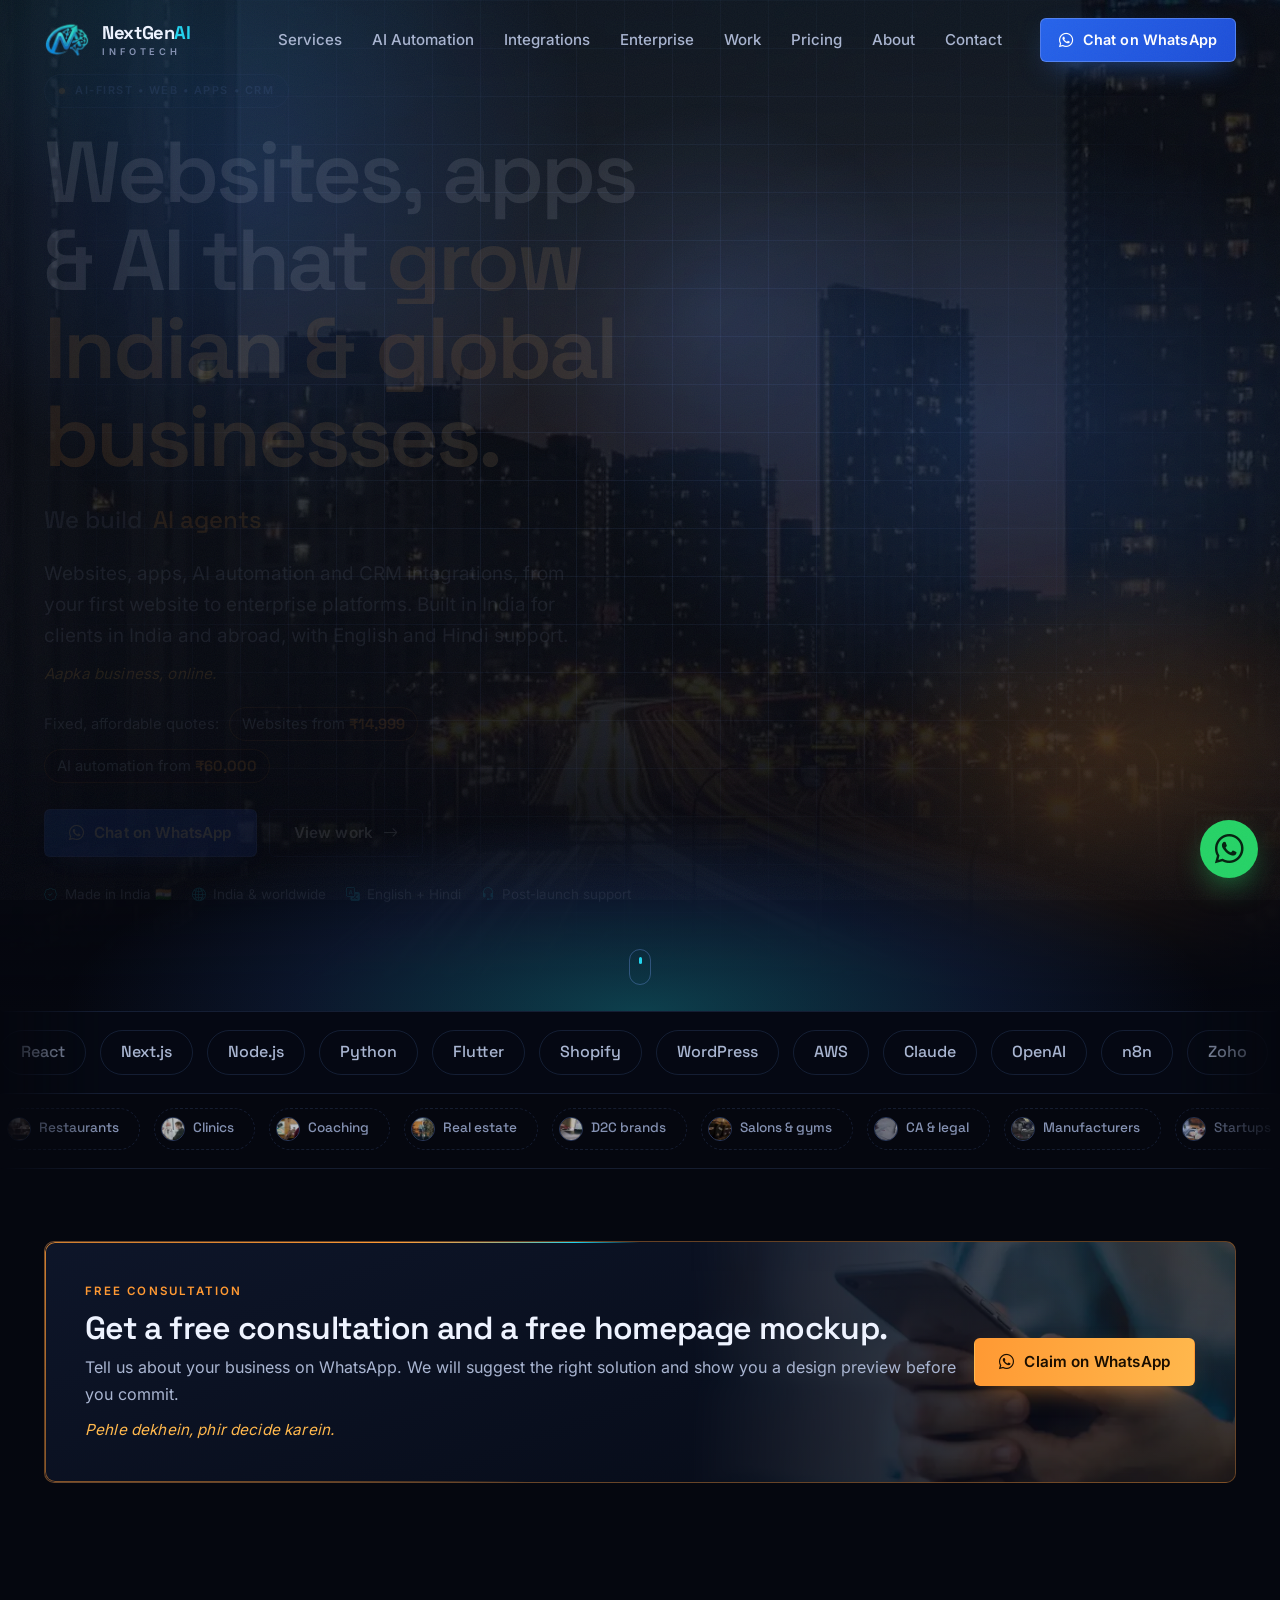
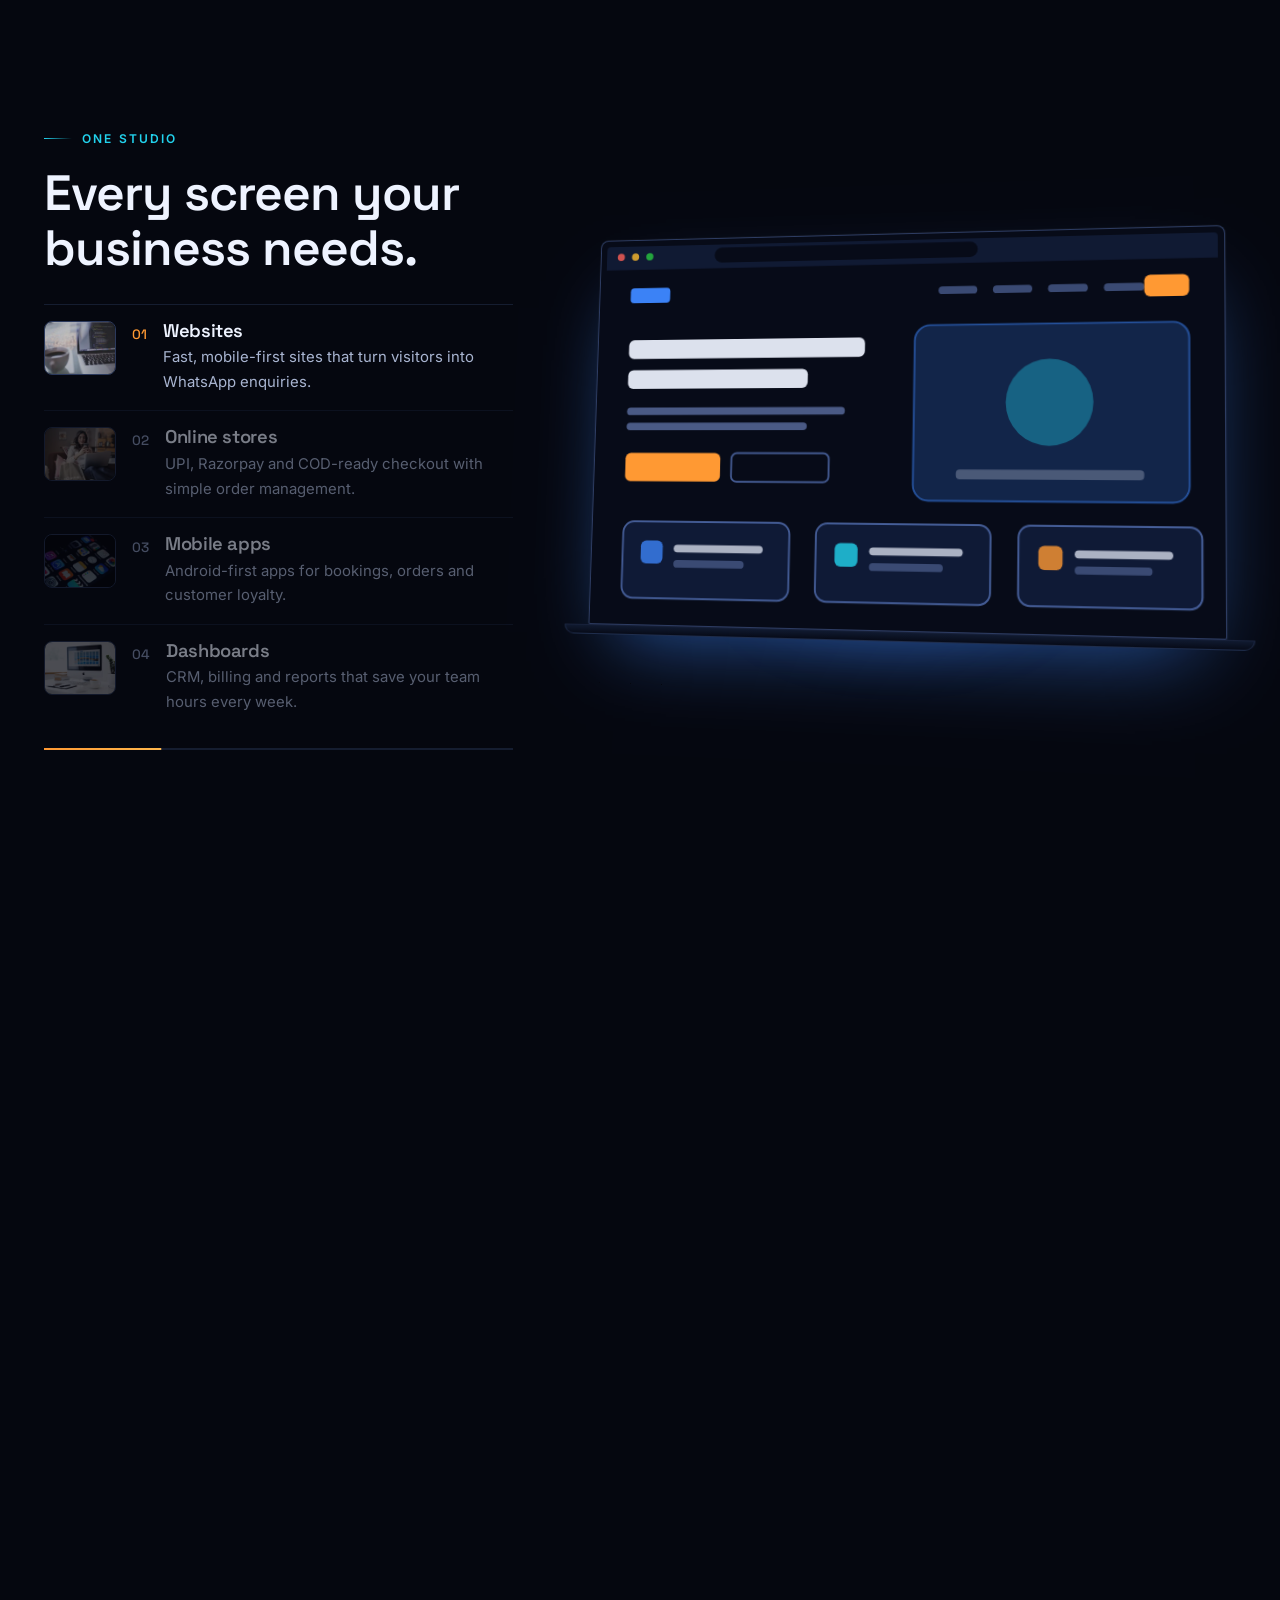
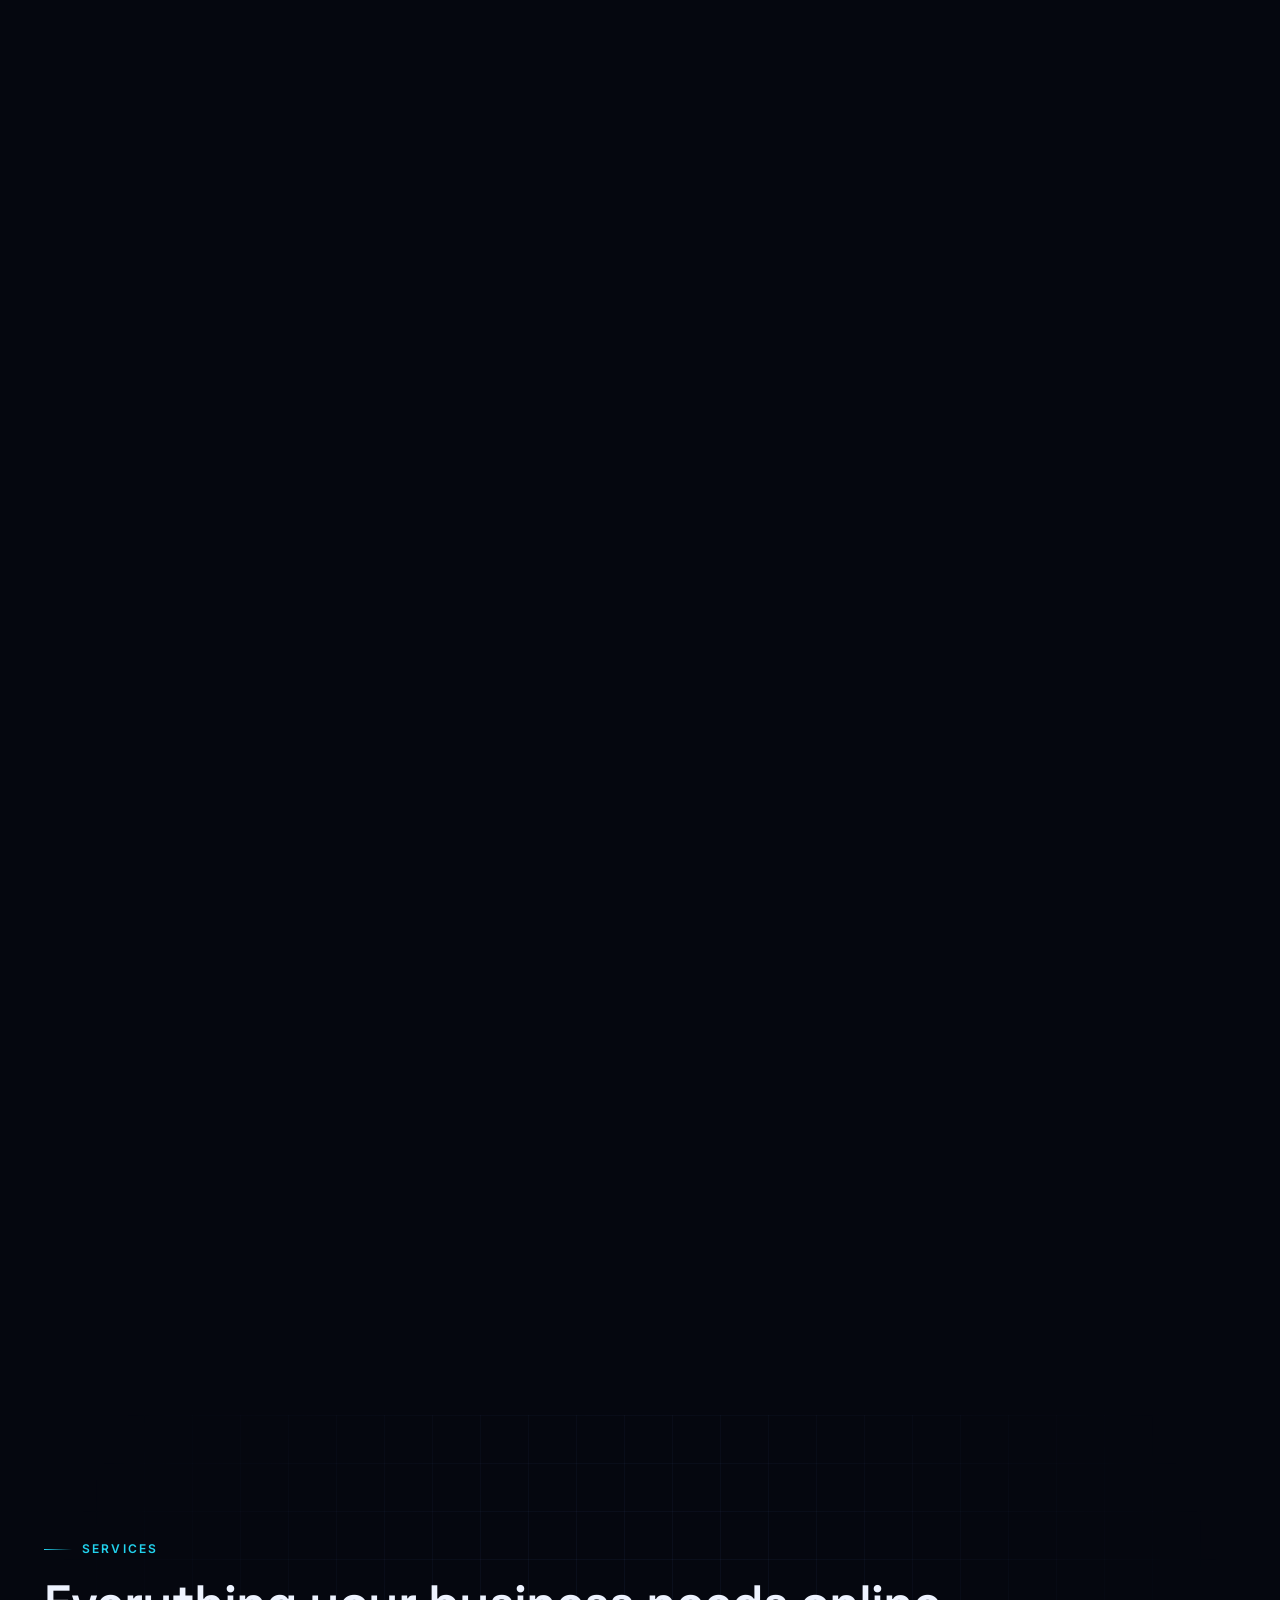
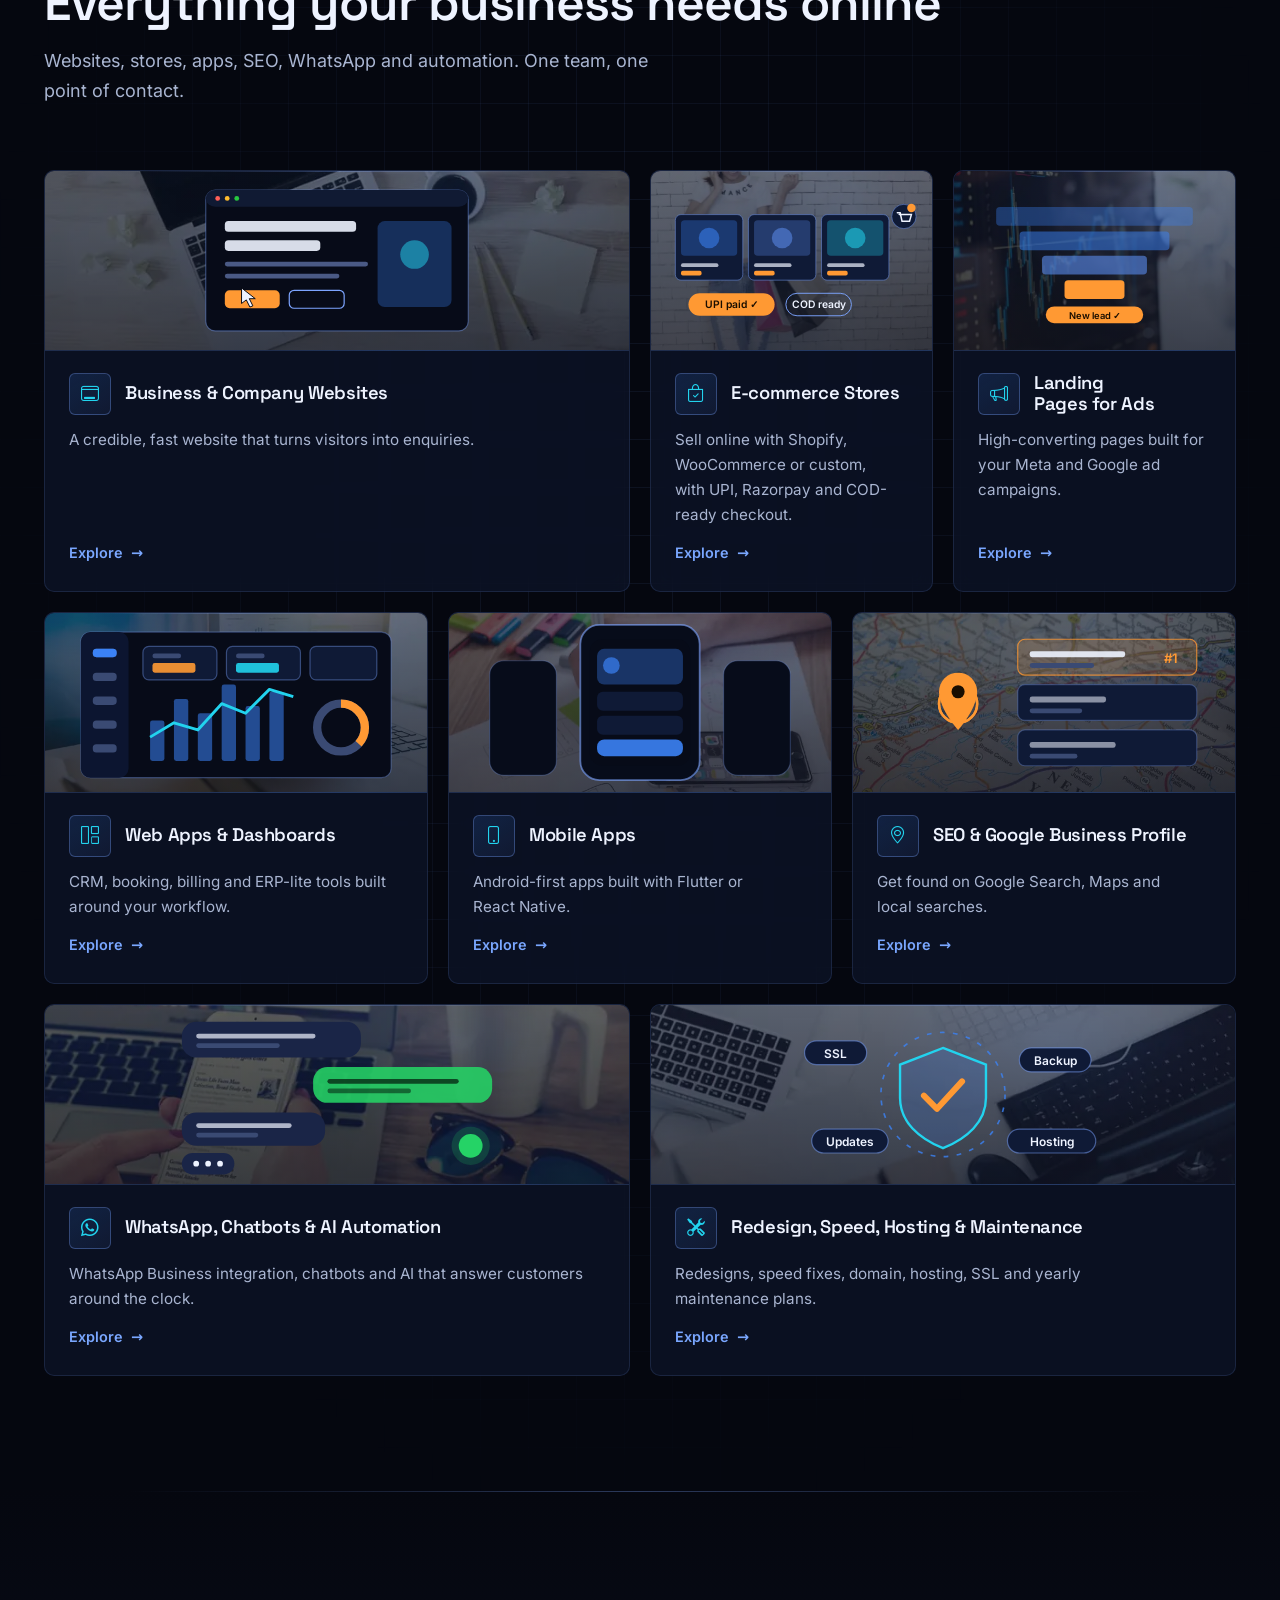
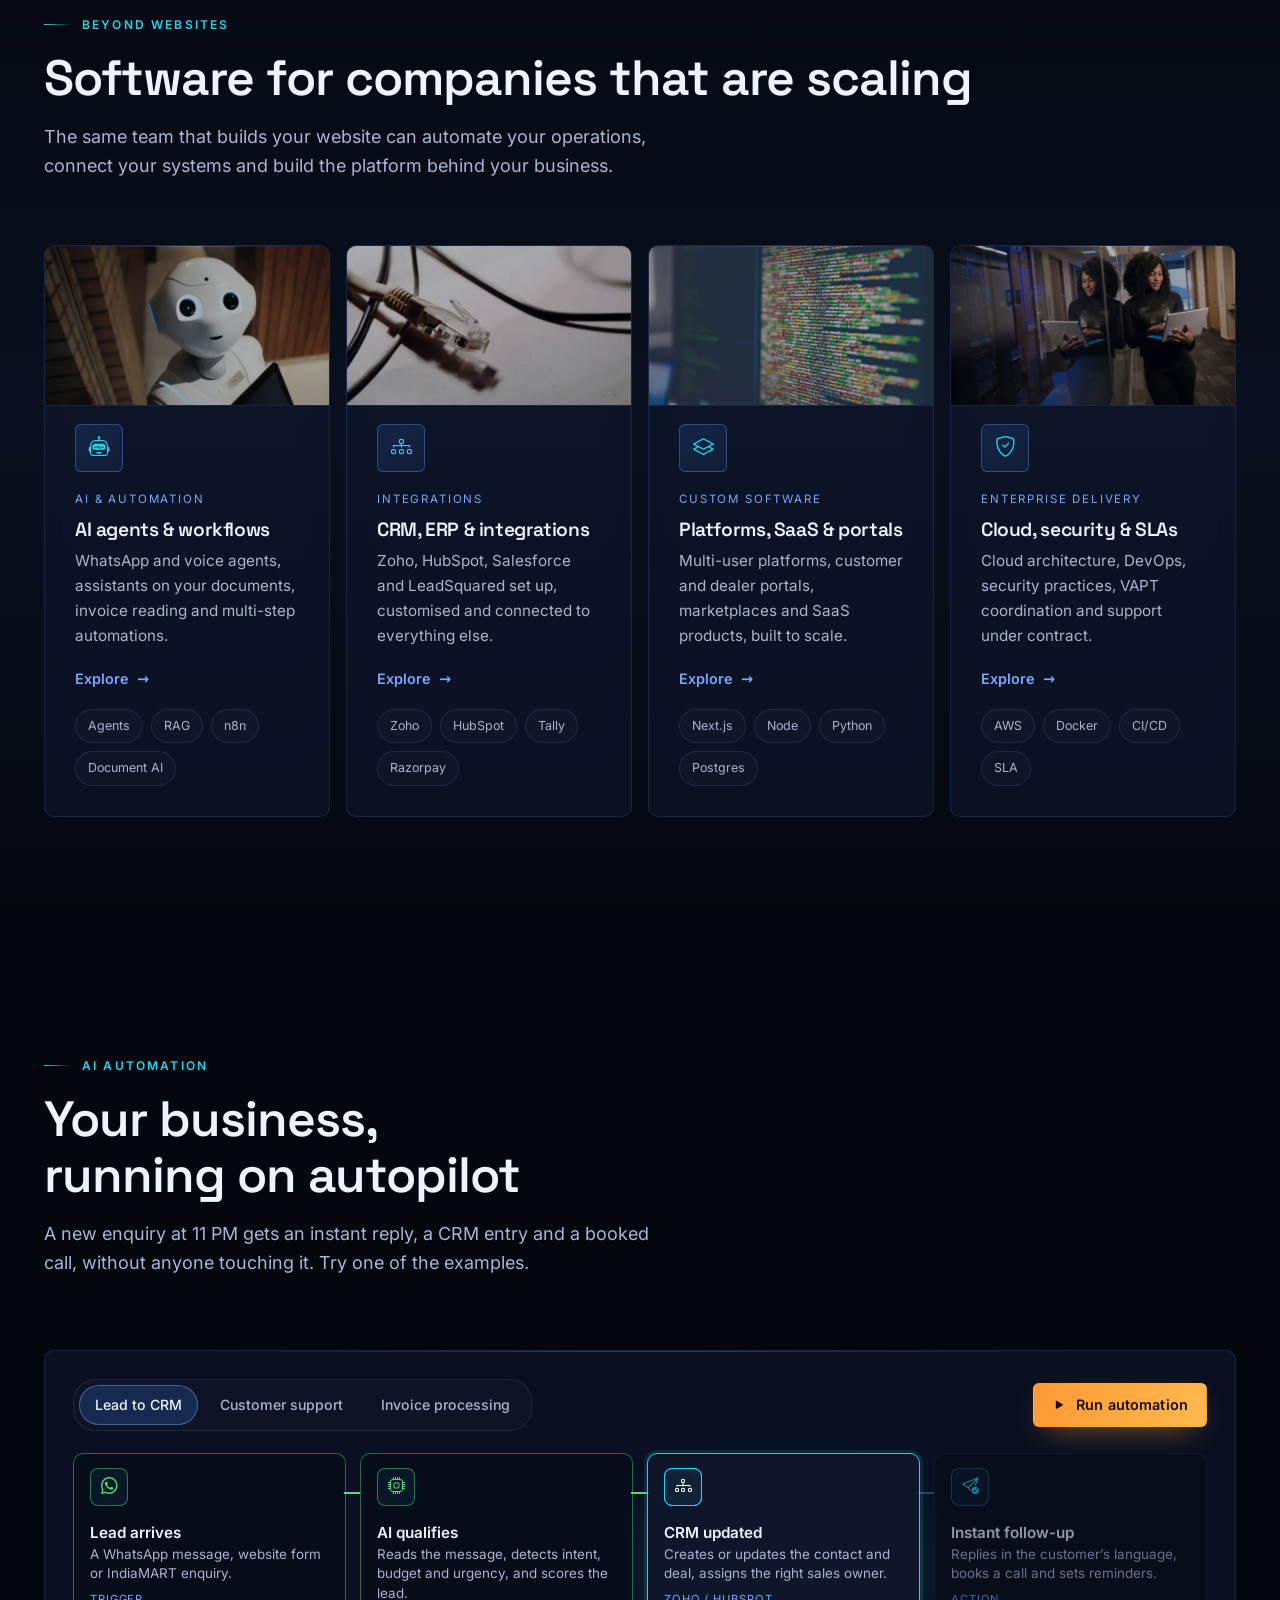
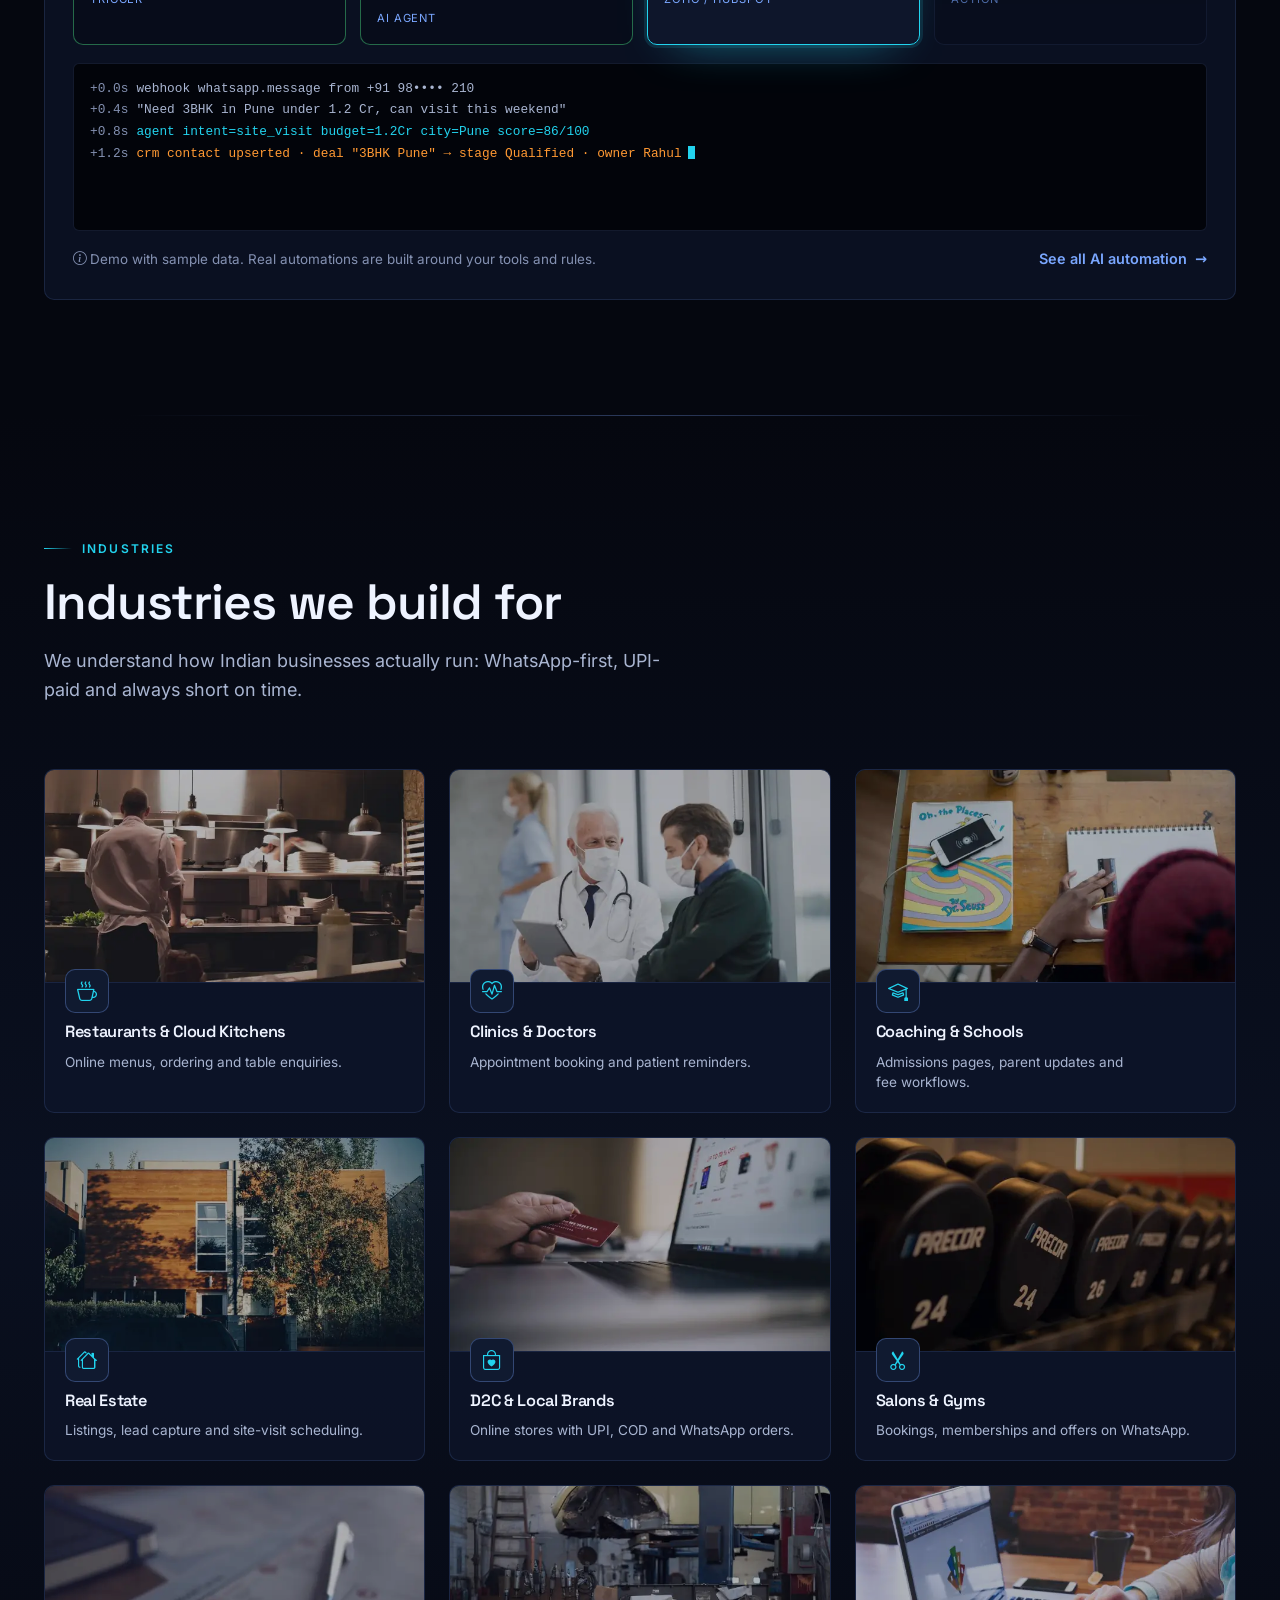
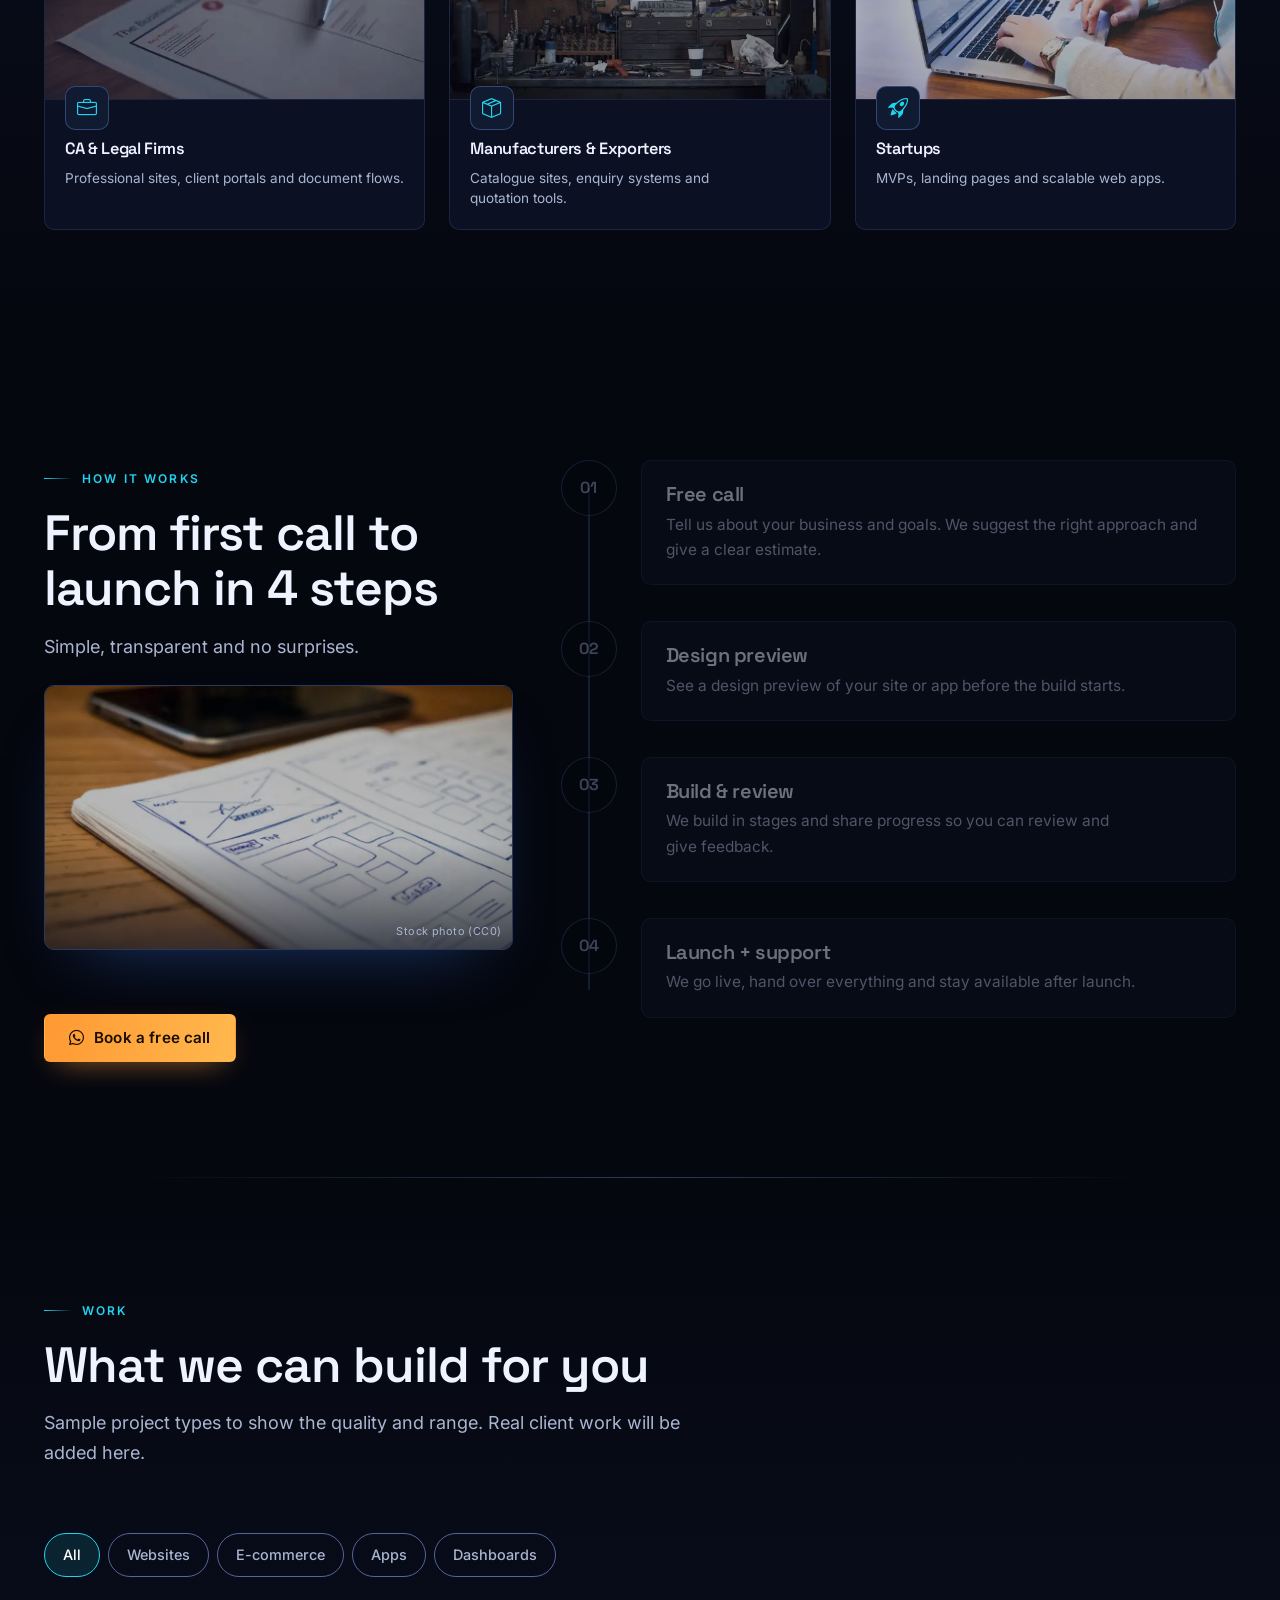
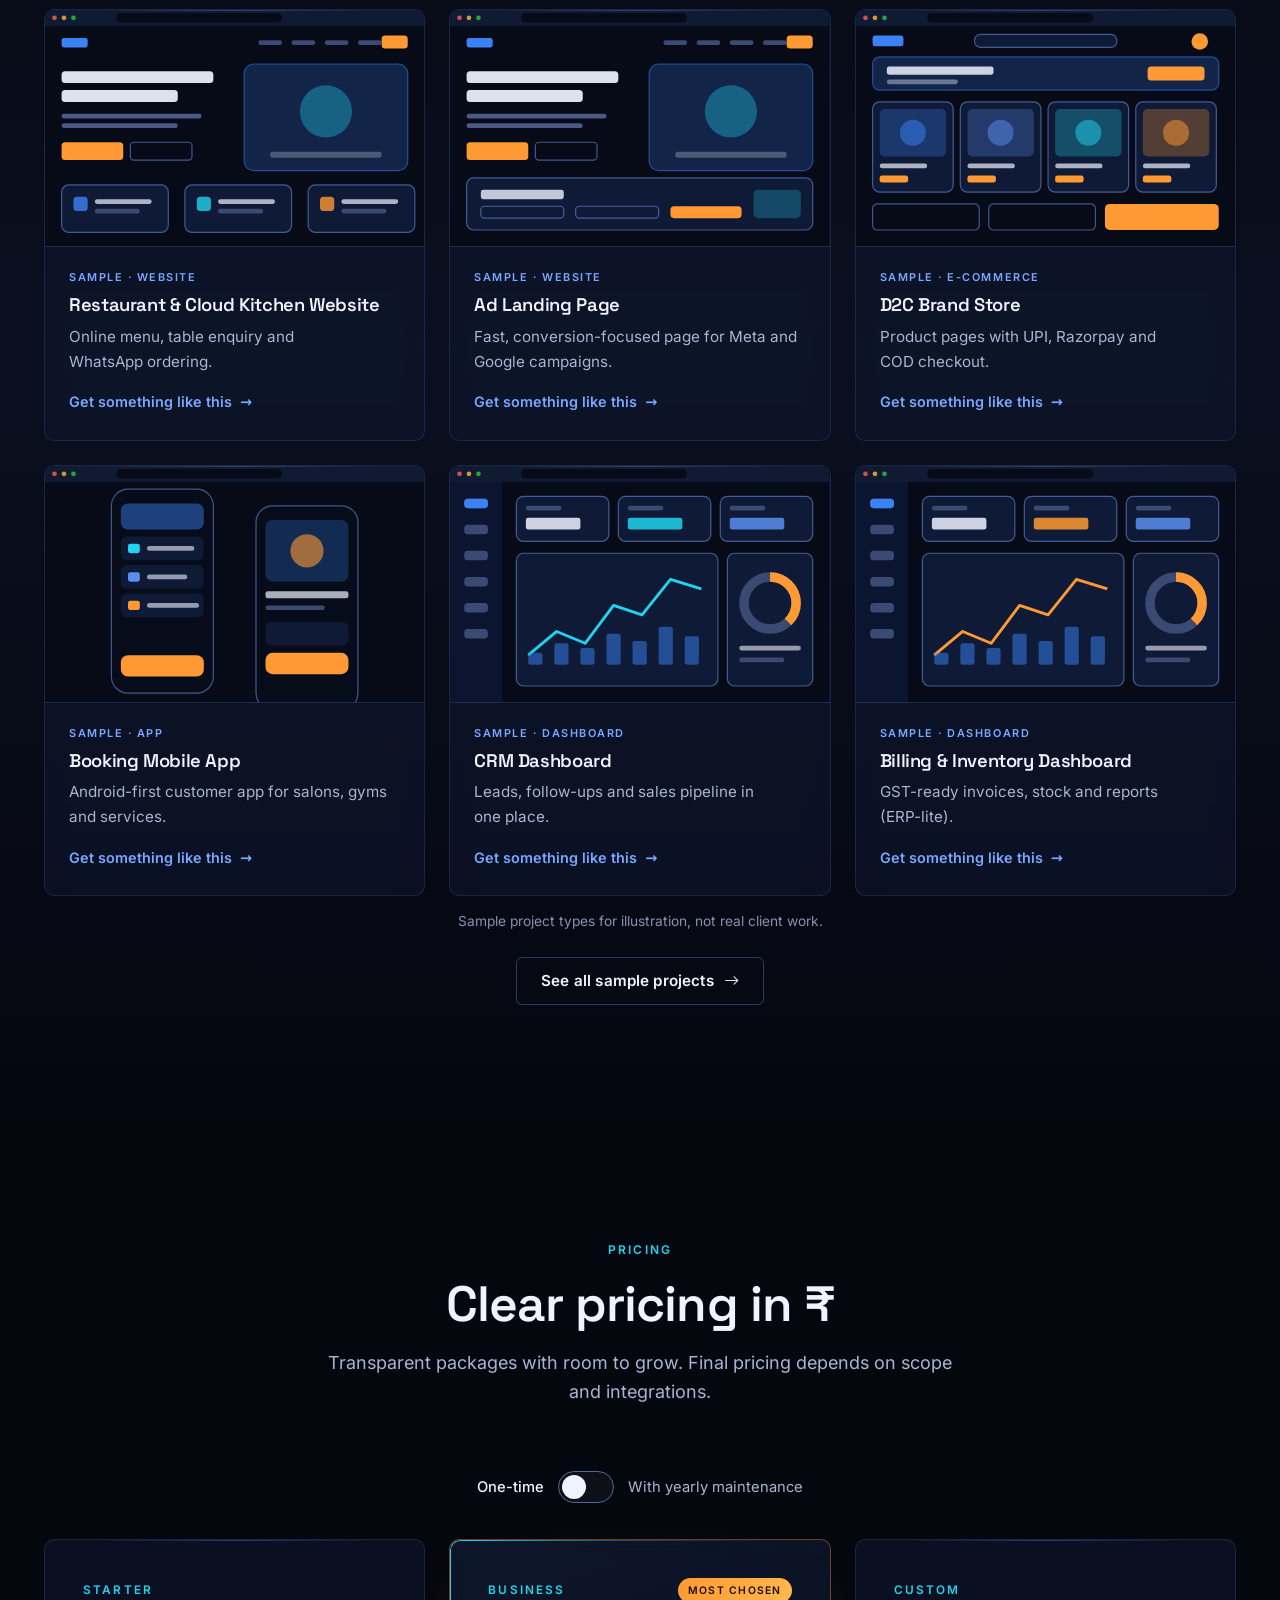
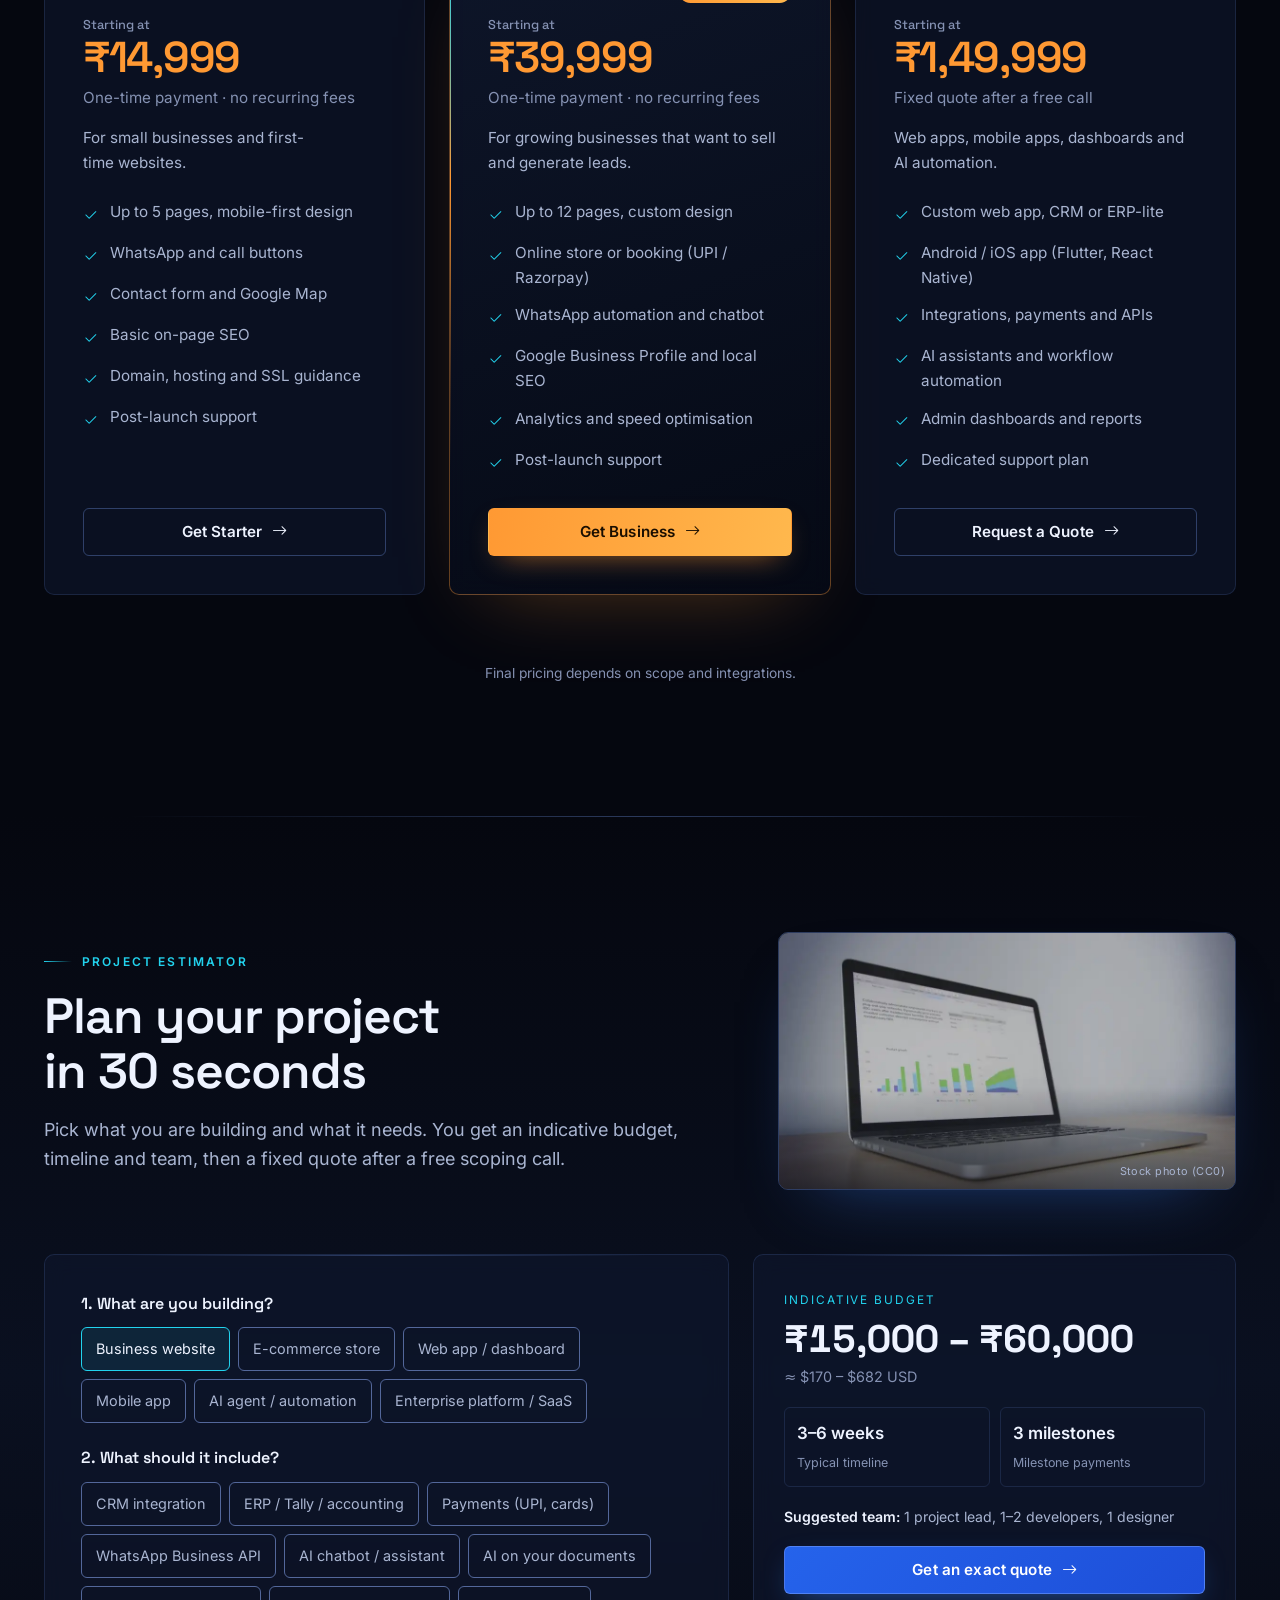
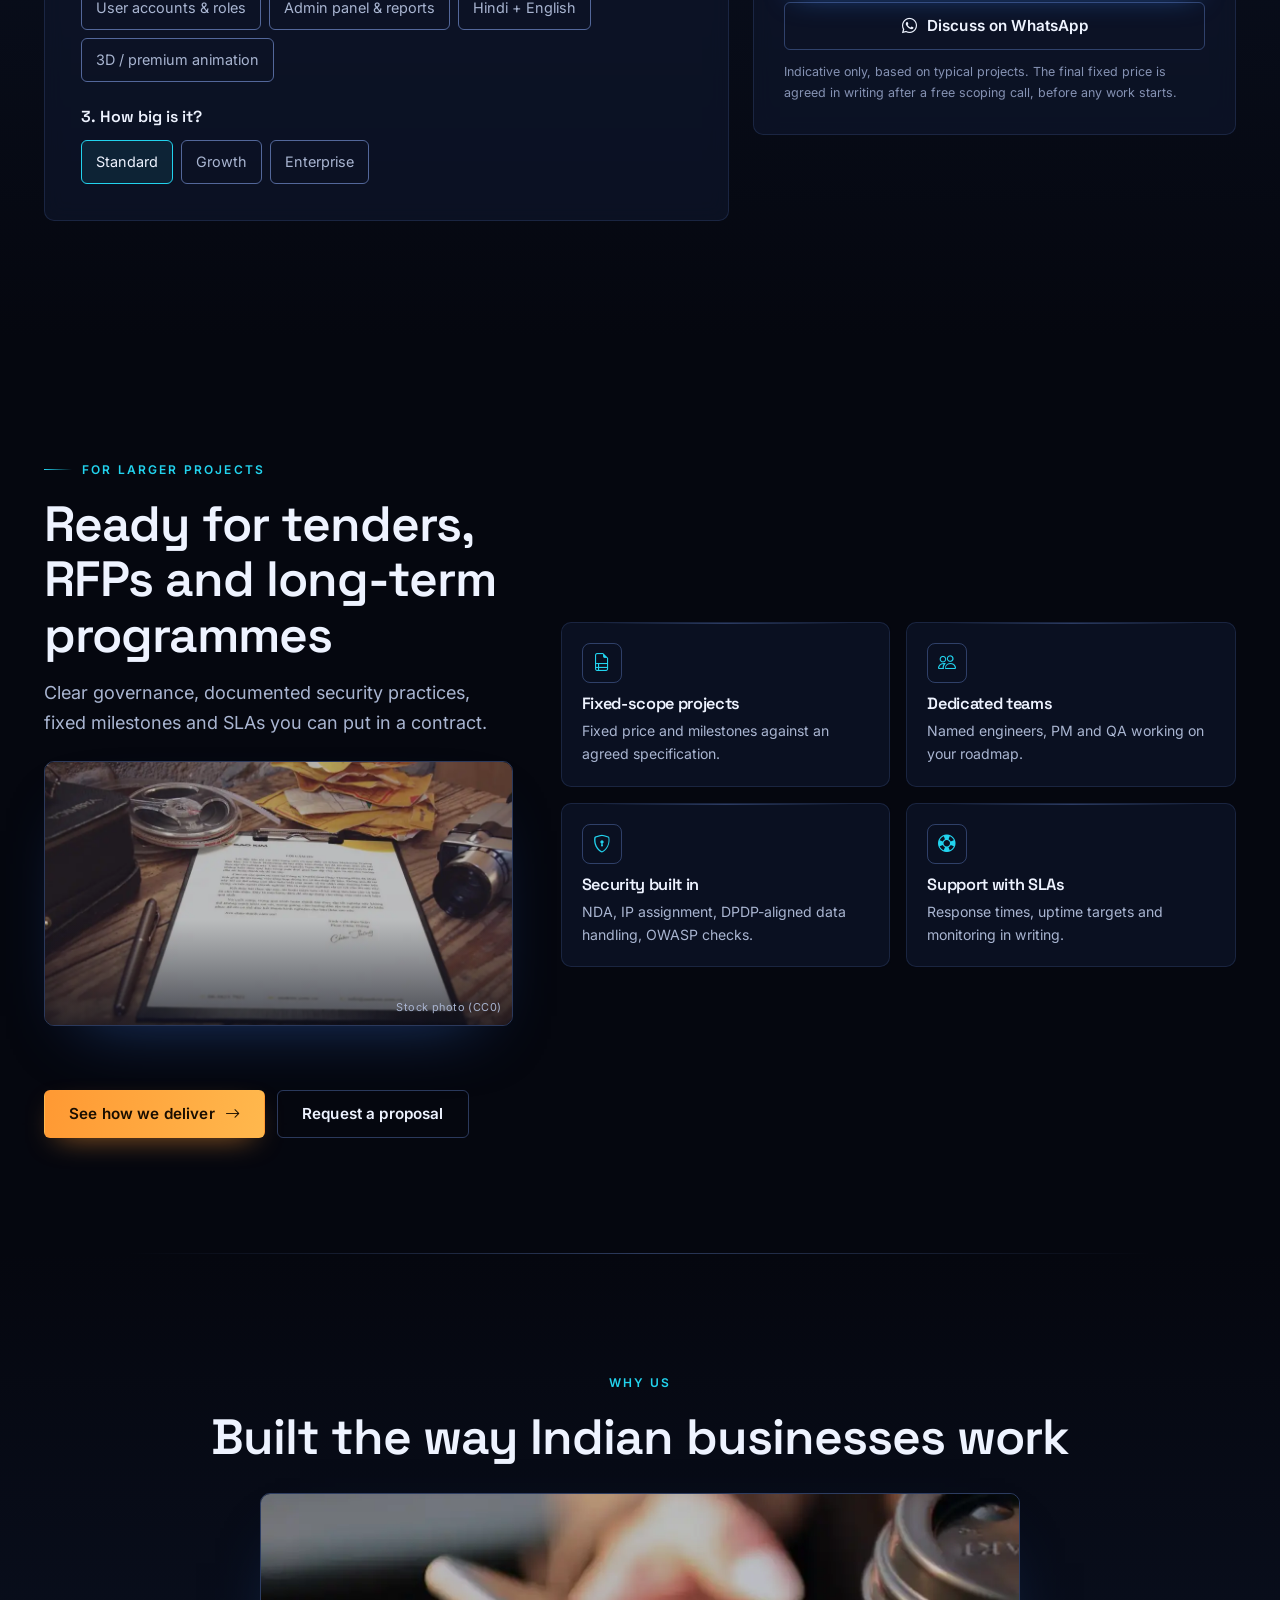
<file: index.html>
<!DOCTYPE html>
<html lang="en-IN">
<head>
<meta charset="utf-8">
<meta name="viewport" content="width=device-width, initial-scale=1, viewport-fit=cover">
<title>Website Development Company in India | NextGenAI Infotech</title>
<meta name="description" content="NextGenAI Infotech is a full-service web and software studio in India, working with clients worldwide: business websites, e-commerce stores, mobile apps, SEO, WhatsApp integration and AI automation.">
<meta name="robots" content="index, follow">
<meta name="theme-color" content="#05070f">
<link rel="canonical" href="https://www.example.com/index.html">
<meta property="og:type" content="website">
<meta property="og:locale" content="en_IN">
<meta property="og:site_name" content="NextGenAI Infotech">
<meta property="og:title" content="Website Development Company in India | NextGenAI Infotech">
<meta property="og:description" content="NextGenAI Infotech is a full-service web and software studio in India, working with clients worldwide: business websites, e-commerce stores, mobile apps, SEO, WhatsApp integration and AI automation.">
<meta property="og:url" content="https://www.example.com/index.html">
<meta property="og:image" content="https://www.example.com/assets/images/og-cover.png">
<meta property="og:image:width" content="1200">
<meta property="og:image:height" content="630">
<meta name="twitter:card" content="summary_large_image">
<link rel="icon" href="assets/icons/favicon.png" type="image/png" sizes="64x64">
<link rel="apple-touch-icon" href="assets/icons/apple-touch-icon.png">
<link rel="preconnect" href="https://cdn.jsdelivr.net" crossorigin>
<link rel="preload" href="assets/fonts/space-grotesk-latin.woff2" as="font" type="font/woff2" crossorigin>
<link rel="preload" href="assets/fonts/inter-latin.woff2" as="font" type="font/woff2" crossorigin>
<link href="https://cdn.jsdelivr.net/npm/bootstrap@5.3.3/dist/css/bootstrap.min.css" rel="stylesheet">
<link href="https://cdn.jsdelivr.net/npm/bootstrap-icons@1.11.3/font/bootstrap-icons.min.css" rel="stylesheet">
<link href="css/style.css" rel="stylesheet">
<script>document.documentElement.classList.add('js');try{if(sessionStorage.getItem('nga_intro')){document.documentElement.classList.add('no-intro')}else{sessionStorage.setItem('nga_intro','1')}}catch(e){}</script>
<script type="application/ld+json">{"@context": "https://schema.org", "@type": "ProfessionalService", "name": "NextGenAI Infotech", "description": "Full-service web and software studio in India: websites, e-commerce, mobile apps, SEO, WhatsApp integration and AI automation.", "url": "https://www.example.com/", "image": "https://www.example.com/assets/images/og-cover.png", "address": {"@type": "PostalAddress", "addressCountry": "IN"}, "areaServed": {"@type": "Country", "name": "India"}}</script>
<script type="application/ld+json">{"@context": "https://schema.org", "@type": "FAQPage", "mainEntity": [{"@type": "Question", "name": "How much does a website cost?", "acceptedAnswer": {"@type": "Answer", "text": "It depends on the number of pages, features and integrations. Our Starter and Business packages give you a clear starting price (see the pricing section above), and for custom websites, stores or apps we send a fixed quote in writing after a free call. You see the full scope and price before we start, and there are no hidden charges."}}, {"@type": "Question", "name": "How long will it take?", "acceptedAnswer": {"@type": "Answer", "text": "Most websites are delivered in 1 month 15 days once we have your content (logo, text and photos). Online stores, apps and larger systems can take longer, so we agree the timeline and milestones with you in writing before we begin."}}, {"@type": "Question", "name": "Do I need to buy the domain and hosting separately?", "acceptedAnswer": {"@type": "Answer", "text": "You can do either. We can register your domain and set up hosting and SSL for you, or we can use the ones you already own. Domain and hosting are billed at actual cost, they are registered in your name, and we explain the yearly renewal costs upfront."}}, {"@type": "Question", "name": "Who owns the code and the website?", "acceptedAnswer": {"@type": "Answer", "text": "You do. Once the final payment is made, you own the design, content and source code we create for you. Third-party themes, plugins and fonts stay under their own licences, and we tell you which ones we use."}}, {"@type": "Question", "name": "How do payments work?", "acceptedAnswer": {"@type": "Answer", "text": "Projects are paid in milestones, for example 40% to start, 40% after the build review and 20% at launch. We accept UPI and bank transfer, and a GST invoice is available. The payment schedule is agreed in writing before we start."}}, {"@type": "Question", "name": "Do you provide support after launch?", "acceptedAnswer": {"@type": "Answer", "text": "Yes. Post-launch support is included, so if something does not work as agreed after go-live, we fix it. For ongoing needs such as hosting, SSL, backups, security updates and small content changes, you can choose a yearly maintenance plan."}}]}</script>
</head>
<body>
<a class="skip-link" href="#main">Skip to content</a>
<div class="scroll-progress" aria-hidden="true"></div>
<header class="nx-nav">
  <div class="container">
    <a class="brand" href="index.html" aria-label="NextGenAI Infotech home">
      <img class="brand-mark" src="assets/images/logo-mark.png" width="36" height="36" alt="" decoding="async">
      <span class="brand-text"><strong>NextGen<em>AI</em></strong><small>INFOTECH</small></span>
    </a>
    <button class="nx-toggler" type="button" aria-controls="navMenu" aria-expanded="false" aria-label="Toggle navigation menu"><span></span><span></span><span></span></button>
    <nav class="nx-menu collapse" id="navMenu" aria-label="Primary">
      <ul class="nav-list">
          <li><a class="nav-link-nx" href="services.html">Services</a></li>
          <li><a class="nav-link-nx" href="ai-automation.html">AI Automation</a></li>
          <li><a class="nav-link-nx" href="integrations.html">Integrations</a></li>
          <li><a class="nav-link-nx" href="enterprise.html">Enterprise</a></li>
          <li><a class="nav-link-nx" href="work.html">Work</a></li>
          <li><a class="nav-link-nx" href="pricing.html">Pricing</a></li>
          <li><a class="nav-link-nx" href="about.html">About</a></li>
          <li><a class="nav-link-nx" href="contact.html">Contact</a></li>
      </ul>
      <div class="menu-ctas">
        <a class="btn-nx btn-nx--ghost menu-call" href="contact.html" data-call><i class="bi bi-telephone" aria-hidden="true"></i> Call us</a>
        <a class="btn-nx btn-nx--primary btn-nx--sm" href="contact.html" data-whatsapp><i class="bi bi-whatsapp" aria-hidden="true"></i> Chat on WhatsApp</a>
      </div>
    </nav>
  </div>
</header>
<main id="main">

<div class="intro" aria-hidden="true"><img class="brand-mark" src="assets/images/logo-mark.png" width="36" height="36" alt="" decoding="async"><span class="intro-bar"></span></div>
<section class="hero" aria-labelledby="hero-title">
  <img class="hero-photo" src="assets/images/photos/hero-city.webp" width="1600" height="900" alt="" decoding="async" fetchpriority="low"><div class="hero-glow"></div><div class="hero-spot" aria-hidden="true"></div><div class="aurora" aria-hidden="true"><span class="au1"></span><span class="au2"></span><span class="au3"></span></div><div class="grid-bg"></div>
  <div class="container">
    <div class="row"><div class="col-lg-7 hero-text">
      <span class="badge-nx"><span class="dot"></span>AI-FIRST • WEB • APPS • CRM</span>
      <h1 id="hero-title" data-split class="hero-split">Websites, apps &amp; AI that <span class="accent">grow Indian &amp; global businesses.</span></h1>
      <p class="rotator"><span class="rot-label">We build</span><span class="rot-window" aria-hidden="true"><span class="rot-track"><span>AI agents</span><span>Websites &amp; stores</span><span>Mobile apps</span><span>CRM &amp; ERP integrations</span><span>SaaS platforms</span><span>AI agents</span></span></span><span class="visually-hidden">AI agents, websites and online stores, mobile apps, CRM and ERP integrations, and SaaS platforms.</span></p>
      <p class="lead">Websites, apps, AI automation and CRM integrations, from your first website to enterprise platforms. Built in India for clients in India and abroad, with English and Hindi support.<span class="hindi">Aapka business, online.</span></p>
      <p class="hero-price" data-hero-price><span>Fixed, affordable quotes:</span><span class="pchip">Websites from <b>₹14,999</b></span><span class="pchip">AI automation from <b>₹60,000</b></span></p>
      <div class="hero-cta"><a class="btn-nx btn-nx--primary" href="contact.html" data-whatsapp><i class="bi bi-whatsapp" aria-hidden="true"></i> Chat on WhatsApp</a><a class="btn-nx btn-nx--ghost" href="work.html">View work <i class="bi bi-arrow-right" aria-hidden="true"></i></a></div>
      <p class="hero-sub" data-needs-phone>Prefer a call? <a href="contact.html" data-call><i class="bi bi-telephone" aria-hidden="true"></i> Call us</a></p>
      <div class="hero-meta"><span><i class="bi bi-patch-check" aria-hidden="true"></i> Made in India 🇮🇳</span><span><i class="bi bi-globe2" aria-hidden="true"></i> India &amp; worldwide</span><span><i class="bi bi-translate" aria-hidden="true"></i> English + Hindi</span><span><i class="bi bi-headset" aria-hidden="true"></i> Post-launch support</span></div>
    </div></div>
    <div class="hero-visual" id="heroVisual" role="img" aria-label="Sample website and mobile app screens floating over an animated network">
      <canvas aria-hidden="true"></canvas>
      <div class="orbit" aria-hidden="true"><span class="orbit-ring"></span><span class="orbit-item" style="--a:0deg"><i class="bi bi-code-slash"></i></span><span class="orbit-item" style="--a:60deg"><i class="bi bi-bag-check"></i></span><span class="orbit-item" style="--a:120deg"><i class="bi bi-phone"></i></span><span class="orbit-item" style="--a:180deg"><i class="bi bi-robot"></i></span><span class="orbit-item" style="--a:240deg"><i class="bi bi-whatsapp"></i></span><span class="orbit-item" style="--a:300deg"><i class="bi bi-diagram-3"></i></span></div>
      <div class="mockups" aria-hidden="true">
        <div class="laptop"><div class="laptop-screen"><div class="screen-stack"><svg viewBox="0 0 320 200" preserveAspectRatio="xMidYMid slice" xmlns="http://www.w3.org/2000/svg" aria-hidden="true" focusable="false"><rect x="0" y="0" width="320" height="200" rx="0" fill="#070b18" fill-opacity="1"/><rect x="0" y="0" width="320" height="14" rx="0" fill="#101a33" fill-opacity="1"/><circle cx="8" cy="7" r="2" fill="#ff5f57" fill-opacity=".8"/><circle cx="16" cy="7" r="2" fill="#febc2e" fill-opacity=".8"/><circle cx="24" cy="7" r="2" fill="#28c840" fill-opacity=".8"/><rect x="60" y="3" width="140" height="8" rx="4" fill="#070b18" fill-opacity="1"/><rect x="14" y="24" width="22" height="8" rx="2" fill="#3b82f6" fill-opacity="1"/><rect x="180" y="26" width="20" height="4" rx="2" fill="#3a4a73" fill-opacity="1"/><rect x="208" y="26" width="20" height="4" rx="2" fill="#3a4a73" fill-opacity="1"/><rect x="236" y="26" width="20" height="4" rx="2" fill="#3a4a73" fill-opacity="1"/><rect x="264" y="26" width="20" height="4" rx="2" fill="#3a4a73" fill-opacity="1"/><rect x="284" y="22" width="22" height="11" rx="3" fill="#ff9933" fill-opacity="1"/><rect x="14" y="52" width="128" height="10" rx="3" fill="#eef3ff" fill-opacity="0.92"/><rect x="14" y="68" width="98" height="10" rx="3" fill="#eef3ff" fill-opacity="0.92"/><rect x="14" y="88" width="118" height="4" rx="2" fill="#4a5a85" fill-opacity="1"/><rect x="14" y="96" width="98" height="4" rx="2" fill="#4a5a85" fill-opacity="1"/><rect x="14" y="112" width="52" height="15" rx="3" fill="#ff9933" fill-opacity="1"/><rect x="72" y="112" width="52" height="15" rx="3" fill="none" fill-opacity="1" stroke="#7ca4ff" stroke-opacity=".5"/><rect x="168" y="46" width="138" height="90" rx="8" fill="#3b82f6" fill-opacity="0.22" stroke="#3b82f6" stroke-opacity=".5"/><circle cx="237" cy="86" r="22" fill="#22d3ee" fill-opacity=".35"/><rect x="190" y="120" width="94" height="5" rx="2" fill="#eef3ff" fill-opacity="0.25"/><rect x="14" y="148" width="90" height="40" rx="6" fill="#0f1a36" fill-opacity="1" stroke="#7ca4ff" stroke-opacity=".5"/><rect x="24" y="158" width="12" height="12" rx="3" fill="#3b82f6" fill-opacity="0.8"/><rect x="42" y="160" width="48" height="4" rx="2" fill="#eef3ff" fill-opacity="0.7"/><rect x="42" y="168" width="38" height="4" rx="2" fill="#3a4a73" fill-opacity="1"/><rect x="118" y="148" width="90" height="40" rx="6" fill="#0f1a36" fill-opacity="1" stroke="#7ca4ff" stroke-opacity=".5"/><rect x="128" y="158" width="12" height="12" rx="3" fill="#22d3ee" fill-opacity="0.8"/><rect x="146" y="160" width="48" height="4" rx="2" fill="#eef3ff" fill-opacity="0.7"/><rect x="146" y="168" width="38" height="4" rx="2" fill="#3a4a73" fill-opacity="1"/><rect x="222" y="148" width="90" height="40" rx="6" fill="#0f1a36" fill-opacity="1" stroke="#7ca4ff" stroke-opacity=".5"/><rect x="232" y="158" width="12" height="12" rx="3" fill="#ff9933" fill-opacity="0.8"/><rect x="250" y="160" width="48" height="4" rx="2" fill="#eef3ff" fill-opacity="0.7"/><rect x="250" y="168" width="38" height="4" rx="2" fill="#3a4a73" fill-opacity="1"/></svg><svg viewBox="0 0 320 200" preserveAspectRatio="xMidYMid slice" xmlns="http://www.w3.org/2000/svg" aria-hidden="true" focusable="false"><rect x="0" y="0" width="320" height="200" rx="0" fill="#070b18" fill-opacity="1"/><rect x="0" y="0" width="320" height="14" rx="0" fill="#101a33" fill-opacity="1"/><circle cx="8" cy="7" r="2" fill="#ff5f57" fill-opacity=".8"/><circle cx="16" cy="7" r="2" fill="#febc2e" fill-opacity=".8"/><circle cx="24" cy="7" r="2" fill="#28c840" fill-opacity=".8"/><rect x="60" y="3" width="140" height="8" rx="4" fill="#070b18" fill-opacity="1"/><rect x="14" y="22" width="26" height="9" rx="2" fill="#3b82f6" fill-opacity="1"/><rect x="100" y="21" width="120" height="11" rx="5" fill="#0f1a36" fill-opacity="1" stroke="#7ca4ff" stroke-opacity=".5"/><circle cx="290" cy="27" r="7" fill="#ff9933"/><rect x="14" y="40" width="292" height="28" rx="6" fill="#3b82f6" fill-opacity="0.22" stroke="#3b82f6" stroke-opacity=".5"/><rect x="26" y="48" width="90" height="7" rx="2" fill="#eef3ff" fill-opacity="0.85"/><rect x="26" y="59" width="60" height="4" rx="2" fill="#eef3ff" fill-opacity="0.4"/><rect x="246" y="48" width="48" height="12" rx="3" fill="#ff9933" fill-opacity="1"/><rect x="14" y="78" width="68" height="76" rx="6" fill="#0f1a36" fill-opacity="1" stroke="#7ca4ff" stroke-opacity=".5"/><rect x="20" y="84" width="56" height="40" rx="4" fill="#3b82f6" fill-opacity="0.28"/><circle cx="48" cy="104" r="11" fill="#3b82f6" fill-opacity=".5"/><rect x="20" y="130" width="40" height="4" rx="2" fill="#eef3ff" fill-opacity="0.7"/><rect x="20" y="140" width="24" height="6" rx="2" fill="#ff9933" fill-opacity="1"/><rect x="88" y="78" width="68" height="76" rx="6" fill="#0f1a36" fill-opacity="1" stroke="#7ca4ff" stroke-opacity=".5"/><rect x="94" y="84" width="56" height="40" rx="4" fill="#5b8def" fill-opacity="0.28"/><circle cx="122" cy="104" r="11" fill="#5b8def" fill-opacity=".5"/><rect x="94" y="130" width="40" height="4" rx="2" fill="#eef3ff" fill-opacity="0.7"/><rect x="94" y="140" width="24" height="6" rx="2" fill="#ff9933" fill-opacity="1"/><rect x="162" y="78" width="68" height="76" rx="6" fill="#0f1a36" fill-opacity="1" stroke="#7ca4ff" stroke-opacity=".5"/><rect x="168" y="84" width="56" height="40" rx="4" fill="#22d3ee" fill-opacity="0.28"/><circle cx="196" cy="104" r="11" fill="#22d3ee" fill-opacity=".5"/><rect x="168" y="130" width="40" height="4" rx="2" fill="#eef3ff" fill-opacity="0.7"/><rect x="168" y="140" width="24" height="6" rx="2" fill="#ff9933" fill-opacity="1"/><rect x="236" y="78" width="68" height="76" rx="6" fill="#0f1a36" fill-opacity="1" stroke="#7ca4ff" stroke-opacity=".5"/><rect x="242" y="84" width="56" height="40" rx="4" fill="#ff9933" fill-opacity="0.28"/><circle cx="270" cy="104" r="11" fill="#ff9933" fill-opacity=".5"/><rect x="242" y="130" width="40" height="4" rx="2" fill="#eef3ff" fill-opacity="0.7"/><rect x="242" y="140" width="24" height="6" rx="2" fill="#ff9933" fill-opacity="1"/><rect x="14" y="164" width="90" height="22" rx="4" fill="none" fill-opacity="1" stroke="#7ca4ff" stroke-opacity=".5"/><rect x="112" y="164" width="90" height="22" rx="4" fill="none" fill-opacity="1" stroke="#7ca4ff" stroke-opacity=".5"/><rect x="210" y="164" width="96" height="22" rx="4" fill="#ff9933" fill-opacity="1"/></svg><svg viewBox="0 0 320 200" preserveAspectRatio="xMidYMid slice" xmlns="http://www.w3.org/2000/svg" aria-hidden="true" focusable="false"><rect x="0" y="0" width="320" height="200" rx="0" fill="#070b18" fill-opacity="1"/><rect x="0" y="0" width="320" height="14" rx="0" fill="#101a33" fill-opacity="1"/><circle cx="8" cy="7" r="2" fill="#ff5f57" fill-opacity=".8"/><circle cx="16" cy="7" r="2" fill="#febc2e" fill-opacity=".8"/><circle cx="24" cy="7" r="2" fill="#28c840" fill-opacity=".8"/><rect x="60" y="3" width="140" height="8" rx="4" fill="#070b18" fill-opacity="1"/><rect x="0" y="14" width="44" height="186" rx="0" fill="#0c1530" fill-opacity="1"/><rect x="12" y="28" width="20" height="8" rx="3" fill="#3a4a73" fill-opacity="1"/><rect x="12" y="50" width="20" height="8" rx="3" fill="#3a4a73" fill-opacity="1"/><rect x="12" y="72" width="20" height="8" rx="3" fill="#3a4a73" fill-opacity="1"/><rect x="12" y="94" width="20" height="8" rx="3" fill="#3a4a73" fill-opacity="1"/><rect x="12" y="116" width="20" height="8" rx="3" fill="#3a4a73" fill-opacity="1"/><rect x="12" y="138" width="20" height="8" rx="3" fill="#3a4a73" fill-opacity="1"/><rect x="12" y="28" width="20" height="8" rx="3" fill="#3b82f6" fill-opacity="1"/><rect x="56" y="26" width="78" height="38" rx="6" fill="#0f1a36" fill-opacity="1" stroke="#7ca4ff" stroke-opacity=".5"/><rect x="64" y="34" width="30" height="4" rx="2" fill="#3a4a73" fill-opacity="1"/><rect x="64" y="44" width="46" height="10" rx="2" fill="#eef3ff" fill-opacity="0.85"/><rect x="142" y="26" width="78" height="38" rx="6" fill="#0f1a36" fill-opacity="1" stroke="#7ca4ff" stroke-opacity=".5"/><rect x="150" y="34" width="30" height="4" rx="2" fill="#3a4a73" fill-opacity="1"/><rect x="150" y="44" width="46" height="10" rx="2" fill="#22d3ee" fill-opacity="0.85"/><rect x="228" y="26" width="78" height="38" rx="6" fill="#0f1a36" fill-opacity="1" stroke="#7ca4ff" stroke-opacity=".5"/><rect x="236" y="34" width="30" height="4" rx="2" fill="#3a4a73" fill-opacity="1"/><rect x="236" y="44" width="46" height="10" rx="2" fill="#5b8def" fill-opacity="0.85"/><rect x="56" y="74" width="170" height="112" rx="6" fill="#0f1a36" fill-opacity="1" stroke="#7ca4ff" stroke-opacity=".5"/><polyline points="66,160 90,140 114,150 138,118 162,126 186,96 212,104" fill="none" stroke="#22d3ee" stroke-width="2.4" stroke-linejoin="round"/><rect x="66" y="158" width="12" height="10" rx="2" fill="#3b82f6" fill-opacity="0.5"/><rect x="88" y="150" width="12" height="18" rx="2" fill="#3b82f6" fill-opacity="0.5"/><rect x="110" y="154" width="12" height="14" rx="2" fill="#3b82f6" fill-opacity="0.5"/><rect x="132" y="142" width="12" height="26" rx="2" fill="#3b82f6" fill-opacity="0.5"/><rect x="154" y="148" width="12" height="20" rx="2" fill="#3b82f6" fill-opacity="0.5"/><rect x="176" y="136" width="12" height="32" rx="2" fill="#3b82f6" fill-opacity="0.5"/><rect x="198" y="144" width="12" height="24" rx="2" fill="#3b82f6" fill-opacity="0.5"/><rect x="234" y="74" width="72" height="112" rx="6" fill="#0f1a36" fill-opacity="1" stroke="#7ca4ff" stroke-opacity=".5"/><circle cx="270" cy="116" r="22" fill="none" stroke="#3a4a73" stroke-width="8"/><circle cx="270" cy="116" r="22" fill="none" stroke="#ff9933" stroke-width="8" stroke-dasharray="52 140" transform="rotate(-90 270 116)"/><rect x="244" y="152" width="52" height="4" rx="2" fill="#eef3ff" fill-opacity="0.6"/><rect x="244" y="162" width="38" height="4" rx="2" fill="#3a4a73" fill-opacity="1"/></svg></div></div><div class="laptop-base"></div></div>
        <div class="phone"><div class="phone-screen"><svg viewBox="0 0 90 190" preserveAspectRatio="xMidYMid slice" xmlns="http://www.w3.org/2000/svg" aria-hidden="true" focusable="false"><rect x="0" y="0" width="90" height="190" rx="0" fill="#070b18" fill-opacity="1"/><rect x="30" y="5" width="30" height="5" rx="3" fill="#05070f" fill-opacity="1"/><rect x="8" y="20" width="20" height="6" rx="2" fill="#3b82f6" fill-opacity="1"/><circle cx="78" cy="23" r="5" fill="#ff9933"/><rect x="8" y="34" width="74" height="38" rx="7" fill="#3b82f6" fill-opacity="0.28" stroke="#3b82f6" stroke-opacity=".5"/><rect x="14" y="42" width="40" height="6" rx="2" fill="#eef3ff" fill-opacity="0.85"/><rect x="14" y="52" width="28" height="4" rx="2" fill="#eef3ff" fill-opacity="0.4"/><rect x="14" y="60" width="22" height="8" rx="3" fill="#ff9933" fill-opacity="1"/><rect x="8" y="80" width="36" height="44" rx="6" fill="#0f1a36" fill-opacity="1" stroke="#7ca4ff" stroke-opacity=".5"/><rect x="12" y="84" width="28" height="22" rx="4" fill="#3b82f6" fill-opacity="0.3"/><rect x="12" y="110" width="20" height="3" rx="2" fill="#eef3ff" fill-opacity="0.7"/><rect x="12" y="116" width="12" height="4" rx="2" fill="#ff9933" fill-opacity="1"/><rect x="46" y="80" width="36" height="44" rx="6" fill="#0f1a36" fill-opacity="1" stroke="#7ca4ff" stroke-opacity=".5"/><rect x="50" y="84" width="28" height="22" rx="4" fill="#5b8def" fill-opacity="0.3"/><rect x="50" y="110" width="20" height="3" rx="2" fill="#eef3ff" fill-opacity="0.7"/><rect x="50" y="116" width="12" height="4" rx="2" fill="#ff9933" fill-opacity="1"/><rect x="8" y="128" width="36" height="44" rx="6" fill="#0f1a36" fill-opacity="1" stroke="#7ca4ff" stroke-opacity=".5"/><rect x="12" y="132" width="28" height="22" rx="4" fill="#22d3ee" fill-opacity="0.3"/><rect x="12" y="158" width="20" height="3" rx="2" fill="#eef3ff" fill-opacity="0.7"/><rect x="12" y="164" width="12" height="4" rx="2" fill="#ff9933" fill-opacity="1"/><rect x="46" y="128" width="36" height="44" rx="6" fill="#0f1a36" fill-opacity="1" stroke="#7ca4ff" stroke-opacity=".5"/><rect x="50" y="132" width="28" height="22" rx="4" fill="#ff9933" fill-opacity="0.3"/><rect x="50" y="158" width="20" height="3" rx="2" fill="#eef3ff" fill-opacity="0.7"/><rect x="50" y="164" width="12" height="4" rx="2" fill="#ff9933" fill-opacity="1"/><rect x="0" y="172" width="90" height="18" rx="0" fill="#0c1530" fill-opacity="1"/><circle cx="15" cy="181" r="3" fill="#22d3ee"/><circle cx="35" cy="181" r="3" fill="#3a4a73"/><circle cx="55" cy="181" r="3" fill="#3a4a73"/><circle cx="75" cy="181" r="3" fill="#3a4a73"/></svg></div></div>
        <div class="fchip fc1"><i class="bi bi-whatsapp"></i><span><b>New enquiry</b>via WhatsApp</span></div>
        <div class="fchip fc2"><i class="bi bi-bag-check"></i><span><b>Order received</b>UPI paid</span></div>
        <div class="fchip fc3"><i class="bi bi-calendar-check"></i><span><b>Booking confirmed</b>Today, 5:30 PM</span></div>
      </div>
    </div>
  </div>
  <div class="light-bridge" aria-hidden="true"></div>
  <span class="scroll-cue" aria-hidden="true"></span>
</section>
<div class="marquee" aria-label="Technologies we work with"><div class="marquee-track"><div class="marquee-set"><span>React</span><span>Next.js</span><span>Node.js</span><span>Python</span><span>Flutter</span><span>Shopify</span><span>WordPress</span><span>AWS</span><span>Claude</span><span>OpenAI</span><span>n8n</span><span>Zoho</span><span>HubSpot</span><span>Salesforce</span><span>WhatsApp API</span><span>Razorpay</span></div><div class="marquee-set" aria-hidden="true"><span>React</span><span>Next.js</span><span>Node.js</span><span>Python</span><span>Flutter</span><span>Shopify</span><span>WordPress</span><span>AWS</span><span>Claude</span><span>OpenAI</span><span>n8n</span><span>Zoho</span><span>HubSpot</span><span>Salesforce</span><span>WhatsApp API</span><span>Razorpay</span></div></div></div>
<div class="marquee marquee--rev" aria-hidden="true"><div class="marquee-track"><div class="marquee-set"><span class="mq-chip"><img src="assets/images/photos/chip-restaurant.webp" width="24" height="24" alt="" loading="lazy" decoding="async">Restaurants</span><span class="mq-chip"><img src="assets/images/photos/chip-clinic.webp" width="24" height="24" alt="" loading="lazy" decoding="async">Clinics</span><span class="mq-chip"><img src="assets/images/photos/chip-coaching.webp" width="24" height="24" alt="" loading="lazy" decoding="async">Coaching</span><span class="mq-chip"><img src="assets/images/photos/chip-realestate.webp" width="24" height="24" alt="" loading="lazy" decoding="async">Real estate</span><span class="mq-chip"><img src="assets/images/photos/chip-d2c.webp" width="24" height="24" alt="" loading="lazy" decoding="async">D2C brands</span><span class="mq-chip"><img src="assets/images/photos/chip-fitness.webp" width="24" height="24" alt="" loading="lazy" decoding="async">Salons & gyms</span><span class="mq-chip"><img src="assets/images/photos/chip-legal.webp" width="24" height="24" alt="" loading="lazy" decoding="async">CA & legal</span><span class="mq-chip"><img src="assets/images/photos/chip-manufacturing.webp" width="24" height="24" alt="" loading="lazy" decoding="async">Manufacturers</span><span class="mq-chip"><img src="assets/images/photos/chip-startup.webp" width="24" height="24" alt="" loading="lazy" decoding="async">Startups</span></div><div class="marquee-set"><span class="mq-chip"><img src="assets/images/photos/chip-restaurant.webp" width="24" height="24" alt="" loading="lazy" decoding="async">Restaurants</span><span class="mq-chip"><img src="assets/images/photos/chip-clinic.webp" width="24" height="24" alt="" loading="lazy" decoding="async">Clinics</span><span class="mq-chip"><img src="assets/images/photos/chip-coaching.webp" width="24" height="24" alt="" loading="lazy" decoding="async">Coaching</span><span class="mq-chip"><img src="assets/images/photos/chip-realestate.webp" width="24" height="24" alt="" loading="lazy" decoding="async">Real estate</span><span class="mq-chip"><img src="assets/images/photos/chip-d2c.webp" width="24" height="24" alt="" loading="lazy" decoding="async">D2C brands</span><span class="mq-chip"><img src="assets/images/photos/chip-fitness.webp" width="24" height="24" alt="" loading="lazy" decoding="async">Salons & gyms</span><span class="mq-chip"><img src="assets/images/photos/chip-legal.webp" width="24" height="24" alt="" loading="lazy" decoding="async">CA & legal</span><span class="mq-chip"><img src="assets/images/photos/chip-manufacturing.webp" width="24" height="24" alt="" loading="lazy" decoding="async">Manufacturers</span><span class="mq-chip"><img src="assets/images/photos/chip-startup.webp" width="24" height="24" alt="" loading="lazy" decoding="async">Startups</span></div></div></div>
<section class="section--tight" aria-labelledby="offer-title"><div class="container"><div class="offer reveal"><span class="glow-ring" aria-hidden="true"></span><img class="offer-photo" src="assets/images/photos/offer-phone.webp" width="800" height="600" alt="" loading="lazy" decoding="async">
  <div><span class="tag">Free consultation</span><h2 id="offer-title">Get a free consultation and a free homepage mockup.</h2><p>Tell us about your business on WhatsApp. We will suggest the right solution and show you a design preview before you commit.</p><span class="hindi">Pehle dekhein, phir decide karein.</span></div>
  <div class="hero-cta"><a class="btn-nx btn-nx--saffron" href="contact.html" data-whatsapp data-wa-msg="Hi, I would like the free consultation and homepage mockup."><i class="bi bi-whatsapp" aria-hidden="true"></i> Claim on WhatsApp</a><a class="btn-nx btn-nx--ghost" href="contact.html" data-call><i class="bi bi-telephone" aria-hidden="true"></i> Call us</a></div>
</div></div></section>
<section class="showcase" id="showcase" aria-labelledby="show-title"><div class="showcase-track"><div class="showcase-sticky"><div class="container"><div class="row g-5 align-items-center">
  <div class="col-lg-5"><span class="eyebrow reveal">ONE STUDIO</span><h2 id="show-title" class="section-title" data-split>Every screen your business needs.</h2>
    <ul class="sc-list"><li class="sc-item" data-i="0"><img class="sc-thumb" src="assets/images/photos/sc-web.webp" width="320" height="240" alt="" loading="lazy" decoding="async"><span class="n">01</span><div><h3>Websites</h3><p>Fast, mobile-first sites that turn visitors into WhatsApp enquiries.</p></div></li><li class="sc-item" data-i="1"><img class="sc-thumb" src="assets/images/photos/sc-store.webp" width="320" height="240" alt="" loading="lazy" decoding="async"><span class="n">02</span><div><h3>Online stores</h3><p>UPI, Razorpay and COD-ready checkout with simple order management.</p></div></li><li class="sc-item" data-i="2"><img class="sc-thumb" src="assets/images/photos/sc-app.webp" width="320" height="240" alt="" loading="lazy" decoding="async"><span class="n">03</span><div><h3>Mobile apps</h3><p>Android-first apps for bookings, orders and customer loyalty.</p></div></li><li class="sc-item" data-i="3"><img class="sc-thumb" src="assets/images/photos/sc-dash.webp" width="320" height="240" alt="" loading="lazy" decoding="async"><span class="n">04</span><div><h3>Dashboards</h3><p>CRM, billing and reports that save your team hours every week.</p></div></li></ul><div class="sc-bar" aria-hidden="true"><i></i></div></div>
  <div class="col-lg-7"><div class="sc-device" aria-hidden="true"><div class="laptop"><div class="laptop-screen"><div class="sc-screens screen-stack"><svg viewBox="0 0 320 200" preserveAspectRatio="xMidYMid slice" xmlns="http://www.w3.org/2000/svg" aria-hidden="true" focusable="false"><rect x="0" y="0" width="320" height="200" rx="0" fill="#070b18" fill-opacity="1"/><rect x="0" y="0" width="320" height="14" rx="0" fill="#101a33" fill-opacity="1"/><circle cx="8" cy="7" r="2" fill="#ff5f57" fill-opacity=".8"/><circle cx="16" cy="7" r="2" fill="#febc2e" fill-opacity=".8"/><circle cx="24" cy="7" r="2" fill="#28c840" fill-opacity=".8"/><rect x="60" y="3" width="140" height="8" rx="4" fill="#070b18" fill-opacity="1"/><rect x="14" y="24" width="22" height="8" rx="2" fill="#3b82f6" fill-opacity="1"/><rect x="180" y="26" width="20" height="4" rx="2" fill="#3a4a73" fill-opacity="1"/><rect x="208" y="26" width="20" height="4" rx="2" fill="#3a4a73" fill-opacity="1"/><rect x="236" y="26" width="20" height="4" rx="2" fill="#3a4a73" fill-opacity="1"/><rect x="264" y="26" width="20" height="4" rx="2" fill="#3a4a73" fill-opacity="1"/><rect x="284" y="22" width="22" height="11" rx="3" fill="#ff9933" fill-opacity="1"/><rect x="14" y="52" width="128" height="10" rx="3" fill="#eef3ff" fill-opacity="0.92"/><rect x="14" y="68" width="98" height="10" rx="3" fill="#eef3ff" fill-opacity="0.92"/><rect x="14" y="88" width="118" height="4" rx="2" fill="#4a5a85" fill-opacity="1"/><rect x="14" y="96" width="98" height="4" rx="2" fill="#4a5a85" fill-opacity="1"/><rect x="14" y="112" width="52" height="15" rx="3" fill="#ff9933" fill-opacity="1"/><rect x="72" y="112" width="52" height="15" rx="3" fill="none" fill-opacity="1" stroke="#7ca4ff" stroke-opacity=".5"/><rect x="168" y="46" width="138" height="90" rx="8" fill="#3b82f6" fill-opacity="0.22" stroke="#3b82f6" stroke-opacity=".5"/><circle cx="237" cy="86" r="22" fill="#22d3ee" fill-opacity=".35"/><rect x="190" y="120" width="94" height="5" rx="2" fill="#eef3ff" fill-opacity="0.25"/><rect x="14" y="148" width="90" height="40" rx="6" fill="#0f1a36" fill-opacity="1" stroke="#7ca4ff" stroke-opacity=".5"/><rect x="24" y="158" width="12" height="12" rx="3" fill="#3b82f6" fill-opacity="0.8"/><rect x="42" y="160" width="48" height="4" rx="2" fill="#eef3ff" fill-opacity="0.7"/><rect x="42" y="168" width="38" height="4" rx="2" fill="#3a4a73" fill-opacity="1"/><rect x="118" y="148" width="90" height="40" rx="6" fill="#0f1a36" fill-opacity="1" stroke="#7ca4ff" stroke-opacity=".5"/><rect x="128" y="158" width="12" height="12" rx="3" fill="#22d3ee" fill-opacity="0.8"/><rect x="146" y="160" width="48" height="4" rx="2" fill="#eef3ff" fill-opacity="0.7"/><rect x="146" y="168" width="38" height="4" rx="2" fill="#3a4a73" fill-opacity="1"/><rect x="222" y="148" width="90" height="40" rx="6" fill="#0f1a36" fill-opacity="1" stroke="#7ca4ff" stroke-opacity=".5"/><rect x="232" y="158" width="12" height="12" rx="3" fill="#ff9933" fill-opacity="0.8"/><rect x="250" y="160" width="48" height="4" rx="2" fill="#eef3ff" fill-opacity="0.7"/><rect x="250" y="168" width="38" height="4" rx="2" fill="#3a4a73" fill-opacity="1"/></svg><svg viewBox="0 0 320 200" preserveAspectRatio="xMidYMid slice" xmlns="http://www.w3.org/2000/svg" aria-hidden="true" focusable="false"><rect x="0" y="0" width="320" height="200" rx="0" fill="#070b18" fill-opacity="1"/><rect x="0" y="0" width="320" height="14" rx="0" fill="#101a33" fill-opacity="1"/><circle cx="8" cy="7" r="2" fill="#ff5f57" fill-opacity=".8"/><circle cx="16" cy="7" r="2" fill="#febc2e" fill-opacity=".8"/><circle cx="24" cy="7" r="2" fill="#28c840" fill-opacity=".8"/><rect x="60" y="3" width="140" height="8" rx="4" fill="#070b18" fill-opacity="1"/><rect x="14" y="22" width="26" height="9" rx="2" fill="#3b82f6" fill-opacity="1"/><rect x="100" y="21" width="120" height="11" rx="5" fill="#0f1a36" fill-opacity="1" stroke="#7ca4ff" stroke-opacity=".5"/><circle cx="290" cy="27" r="7" fill="#ff9933"/><rect x="14" y="40" width="292" height="28" rx="6" fill="#3b82f6" fill-opacity="0.22" stroke="#3b82f6" stroke-opacity=".5"/><rect x="26" y="48" width="90" height="7" rx="2" fill="#eef3ff" fill-opacity="0.85"/><rect x="26" y="59" width="60" height="4" rx="2" fill="#eef3ff" fill-opacity="0.4"/><rect x="246" y="48" width="48" height="12" rx="3" fill="#ff9933" fill-opacity="1"/><rect x="14" y="78" width="68" height="76" rx="6" fill="#0f1a36" fill-opacity="1" stroke="#7ca4ff" stroke-opacity=".5"/><rect x="20" y="84" width="56" height="40" rx="4" fill="#3b82f6" fill-opacity="0.28"/><circle cx="48" cy="104" r="11" fill="#3b82f6" fill-opacity=".5"/><rect x="20" y="130" width="40" height="4" rx="2" fill="#eef3ff" fill-opacity="0.7"/><rect x="20" y="140" width="24" height="6" rx="2" fill="#ff9933" fill-opacity="1"/><rect x="88" y="78" width="68" height="76" rx="6" fill="#0f1a36" fill-opacity="1" stroke="#7ca4ff" stroke-opacity=".5"/><rect x="94" y="84" width="56" height="40" rx="4" fill="#5b8def" fill-opacity="0.28"/><circle cx="122" cy="104" r="11" fill="#5b8def" fill-opacity=".5"/><rect x="94" y="130" width="40" height="4" rx="2" fill="#eef3ff" fill-opacity="0.7"/><rect x="94" y="140" width="24" height="6" rx="2" fill="#ff9933" fill-opacity="1"/><rect x="162" y="78" width="68" height="76" rx="6" fill="#0f1a36" fill-opacity="1" stroke="#7ca4ff" stroke-opacity=".5"/><rect x="168" y="84" width="56" height="40" rx="4" fill="#22d3ee" fill-opacity="0.28"/><circle cx="196" cy="104" r="11" fill="#22d3ee" fill-opacity=".5"/><rect x="168" y="130" width="40" height="4" rx="2" fill="#eef3ff" fill-opacity="0.7"/><rect x="168" y="140" width="24" height="6" rx="2" fill="#ff9933" fill-opacity="1"/><rect x="236" y="78" width="68" height="76" rx="6" fill="#0f1a36" fill-opacity="1" stroke="#7ca4ff" stroke-opacity=".5"/><rect x="242" y="84" width="56" height="40" rx="4" fill="#ff9933" fill-opacity="0.28"/><circle cx="270" cy="104" r="11" fill="#ff9933" fill-opacity=".5"/><rect x="242" y="130" width="40" height="4" rx="2" fill="#eef3ff" fill-opacity="0.7"/><rect x="242" y="140" width="24" height="6" rx="2" fill="#ff9933" fill-opacity="1"/><rect x="14" y="164" width="90" height="22" rx="4" fill="none" fill-opacity="1" stroke="#7ca4ff" stroke-opacity=".5"/><rect x="112" y="164" width="90" height="22" rx="4" fill="none" fill-opacity="1" stroke="#7ca4ff" stroke-opacity=".5"/><rect x="210" y="164" width="96" height="22" rx="4" fill="#ff9933" fill-opacity="1"/></svg><svg viewBox="0 0 320 200" preserveAspectRatio="xMidYMid slice" xmlns="http://www.w3.org/2000/svg" aria-hidden="true" focusable="false"><rect x="0" y="0" width="320" height="200" rx="0" fill="#070b18" fill-opacity="1"/><rect x="0" y="0" width="320" height="14" rx="0" fill="#101a33" fill-opacity="1"/><circle cx="8" cy="7" r="2" fill="#ff5f57" fill-opacity=".8"/><circle cx="16" cy="7" r="2" fill="#febc2e" fill-opacity=".8"/><circle cx="24" cy="7" r="2" fill="#28c840" fill-opacity=".8"/><rect x="60" y="3" width="140" height="8" rx="4" fill="#070b18" fill-opacity="1"/><rect x="56" y="20" width="86" height="172" rx="14" fill="#070c1a" fill-opacity="1" stroke="#7ca4ff" stroke-opacity=".5"/><rect x="64" y="32" width="70" height="22" rx="6" fill="#3b82f6" fill-opacity="0.45"/><rect x="64" y="60" width="70" height="20" rx="5" fill="#0f1a36" fill-opacity="1"/><rect x="64" y="84" width="70" height="20" rx="5" fill="#0f1a36" fill-opacity="1"/><rect x="64" y="108" width="70" height="20" rx="5" fill="#0f1a36" fill-opacity="1"/><rect x="64" y="160" width="70" height="18" rx="6" fill="#ff9933" fill-opacity="1"/><rect x="70" y="66" width="10" height="8" rx="2" fill="#22d3ee" fill-opacity="1"/><rect x="70" y="90" width="10" height="8" rx="2" fill="#5b8def" fill-opacity="1"/><rect x="70" y="114" width="10" height="8" rx="2" fill="#ff9933" fill-opacity="1"/><rect x="86" y="68" width="40" height="4" rx="2" fill="#eef3ff" fill-opacity="0.6"/><rect x="86" y="92" width="34" height="4" rx="2" fill="#eef3ff" fill-opacity="0.6"/><rect x="86" y="116" width="44" height="4" rx="2" fill="#eef3ff" fill-opacity="0.6"/><rect x="178" y="34" width="86" height="172" rx="14" fill="#070c1a" fill-opacity="1" stroke="#7ca4ff" stroke-opacity=".5"/><rect x="186" y="46" width="70" height="52" rx="6" fill="#3b82f6" fill-opacity="0.25"/><circle cx="221" cy="72" r="14" fill="#ff9933" fill-opacity=".6"/><rect x="186" y="106" width="70" height="6" rx="2" fill="#eef3ff" fill-opacity="0.7"/><rect x="186" y="118" width="50" height="4" rx="2" fill="#3a4a73" fill-opacity="1"/><rect x="186" y="132" width="70" height="20" rx="5" fill="#0f1a36" fill-opacity="1"/><rect x="186" y="158" width="70" height="18" rx="6" fill="#ff9933" fill-opacity="1"/></svg><svg viewBox="0 0 320 200" preserveAspectRatio="xMidYMid slice" xmlns="http://www.w3.org/2000/svg" aria-hidden="true" focusable="false"><rect x="0" y="0" width="320" height="200" rx="0" fill="#070b18" fill-opacity="1"/><rect x="0" y="0" width="320" height="14" rx="0" fill="#101a33" fill-opacity="1"/><circle cx="8" cy="7" r="2" fill="#ff5f57" fill-opacity=".8"/><circle cx="16" cy="7" r="2" fill="#febc2e" fill-opacity=".8"/><circle cx="24" cy="7" r="2" fill="#28c840" fill-opacity=".8"/><rect x="60" y="3" width="140" height="8" rx="4" fill="#070b18" fill-opacity="1"/><rect x="0" y="14" width="44" height="186" rx="0" fill="#0c1530" fill-opacity="1"/><rect x="12" y="28" width="20" height="8" rx="3" fill="#3a4a73" fill-opacity="1"/><rect x="12" y="50" width="20" height="8" rx="3" fill="#3a4a73" fill-opacity="1"/><rect x="12" y="72" width="20" height="8" rx="3" fill="#3a4a73" fill-opacity="1"/><rect x="12" y="94" width="20" height="8" rx="3" fill="#3a4a73" fill-opacity="1"/><rect x="12" y="116" width="20" height="8" rx="3" fill="#3a4a73" fill-opacity="1"/><rect x="12" y="138" width="20" height="8" rx="3" fill="#3a4a73" fill-opacity="1"/><rect x="12" y="28" width="20" height="8" rx="3" fill="#3b82f6" fill-opacity="1"/><rect x="56" y="26" width="78" height="38" rx="6" fill="#0f1a36" fill-opacity="1" stroke="#7ca4ff" stroke-opacity=".5"/><rect x="64" y="34" width="30" height="4" rx="2" fill="#3a4a73" fill-opacity="1"/><rect x="64" y="44" width="46" height="10" rx="2" fill="#eef3ff" fill-opacity="0.85"/><rect x="142" y="26" width="78" height="38" rx="6" fill="#0f1a36" fill-opacity="1" stroke="#7ca4ff" stroke-opacity=".5"/><rect x="150" y="34" width="30" height="4" rx="2" fill="#3a4a73" fill-opacity="1"/><rect x="150" y="44" width="46" height="10" rx="2" fill="#22d3ee" fill-opacity="0.85"/><rect x="228" y="26" width="78" height="38" rx="6" fill="#0f1a36" fill-opacity="1" stroke="#7ca4ff" stroke-opacity=".5"/><rect x="236" y="34" width="30" height="4" rx="2" fill="#3a4a73" fill-opacity="1"/><rect x="236" y="44" width="46" height="10" rx="2" fill="#5b8def" fill-opacity="0.85"/><rect x="56" y="74" width="170" height="112" rx="6" fill="#0f1a36" fill-opacity="1" stroke="#7ca4ff" stroke-opacity=".5"/><polyline points="66,160 90,140 114,150 138,118 162,126 186,96 212,104" fill="none" stroke="#22d3ee" stroke-width="2.4" stroke-linejoin="round"/><rect x="66" y="158" width="12" height="10" rx="2" fill="#3b82f6" fill-opacity="0.5"/><rect x="88" y="150" width="12" height="18" rx="2" fill="#3b82f6" fill-opacity="0.5"/><rect x="110" y="154" width="12" height="14" rx="2" fill="#3b82f6" fill-opacity="0.5"/><rect x="132" y="142" width="12" height="26" rx="2" fill="#3b82f6" fill-opacity="0.5"/><rect x="154" y="148" width="12" height="20" rx="2" fill="#3b82f6" fill-opacity="0.5"/><rect x="176" y="136" width="12" height="32" rx="2" fill="#3b82f6" fill-opacity="0.5"/><rect x="198" y="144" width="12" height="24" rx="2" fill="#3b82f6" fill-opacity="0.5"/><rect x="234" y="74" width="72" height="112" rx="6" fill="#0f1a36" fill-opacity="1" stroke="#7ca4ff" stroke-opacity=".5"/><circle cx="270" cy="116" r="22" fill="none" stroke="#3a4a73" stroke-width="8"/><circle cx="270" cy="116" r="22" fill="none" stroke="#ff9933" stroke-width="8" stroke-dasharray="52 140" transform="rotate(-90 270 116)"/><rect x="244" y="152" width="52" height="4" rx="2" fill="#eef3ff" fill-opacity="0.6"/><rect x="244" y="162" width="38" height="4" rx="2" fill="#3a4a73" fill-opacity="1"/></svg></div></div><div class="laptop-base"></div></div></div></div>
</div></div></div></div></section>

<section class="section" id="services" aria-labelledby="services-title">
  <div class="grid-bg"></div>
  <div class="container">
    <div class="section-head"><span class="eyebrow reveal">SERVICES</span><h2 id="services-title" class="section-title" data-split>Everything your business needs online</h2><p class="section-lead reveal" style="--d:.1s">Websites, stores, apps, SEO, WhatsApp and automation. One team, one point of contact.</p></div>
    <div class="bento"><div class="bento-item s-6 reveal" style="--d:0.0s"><article class="card-nx svc"><div class="svc-art"><img class="svc-photo" src="assets/images/photos/svc-web.webp" width="640" height="360" alt="" loading="lazy" decoding="async"><svg viewBox="0 0 300 150" preserveAspectRatio="xMidYMid meet" xmlns="http://www.w3.org/2000/svg" aria-hidden="true" focusable="false"><rect x="40" y="16" width="220" height="118" rx="8" fill="#070b18" fill-opacity="1" stroke="#7ca4ff" stroke-opacity=".4"/><rect x="40" y="16" width="220" height="14" rx="8" fill="#101a33" fill-opacity="1" /><circle cx="50" cy="23" r="2" fill="#ff5f57"/><circle cx="58" cy="23" r="2" fill="#febc2e"/><circle cx="66" cy="23" r="2" fill="#28c840"/><rect class="a-grow" x="56" y="42" width="110" height="9" rx="3" fill="#eef3ff" fill-opacity="0.9" /><rect class="a-grow g2" x="56" y="58" width="80" height="9" rx="3" fill="#eef3ff" fill-opacity="0.9" /><rect class="a-grow g3" x="56" y="76" width="120" height="4" rx="2" fill="#4a5a85" fill-opacity="1" /><rect class="a-grow g3" x="56" y="86" width="96" height="4" rx="2" fill="#4a5a85" fill-opacity="1" /><rect class="a-pop" x="56" y="100" width="46" height="15" rx="4" fill="#ff9933" fill-opacity="1" /><rect class="a-pop p2" x="110" y="100" width="46" height="15" rx="4" fill="none" fill-opacity="1" stroke="#7ca4ff"/><rect class="a-grow g2" x="184" y="42" width="62" height="72" rx="6" fill="#3b82f6" fill-opacity="0.3" /><circle cx="215" cy="70" r="12" fill="#22d3ee" fill-opacity=".5"/><path class="a-cursor" d="M0 0 L0 13 L4 10 L7 16 L9.5 15 L6.5 9 L11.5 9 Z" fill="#eef3ff" stroke="#05070f" stroke-width=".8"/></svg></div><div class="svc-body"><div class="svc-head"><div class="icon-box" aria-hidden="true"><i class="bi bi-window-desktop"></i></div><h3>Business & Company Websites</h3></div><p>A credible, fast website that turns visitors into enquiries.</p><span class="start-price">Starting at<b data-start="websites">₹___</b></span><a class="link-arrow stretched" href="services.html#websites" aria-label="Explore Business & Company Websites">Explore <span aria-hidden="true">→</span></a></div></article></div>
<div class="bento-item s-3 reveal" style="--d:0.07s"><article class="card-nx svc"><div class="svc-art"><img class="svc-photo" src="assets/images/photos/svc-store.webp" width="640" height="360" alt="" loading="lazy" decoding="async"><svg viewBox="0 0 300 150" preserveAspectRatio="xMidYMid meet" xmlns="http://www.w3.org/2000/svg" aria-hidden="true" focusable="false"><g class="a-lift"><rect x="26" y="26" width="72" height="70" rx="6" fill="#0f1a36" fill-opacity="1" stroke="#7ca4ff" stroke-opacity=".5"/><rect x="32" y="32" width="60" height="38" rx="4" fill="#3b82f6" fill-opacity="0.3" /><circle cx="62" cy="51" r="11" fill="#3b82f6" fill-opacity=".55"/><rect x="32" y="78" width="40" height="4" rx="2" fill="#eef3ff" fill-opacity="0.7" /><rect x="32" y="86" width="22" height="5" rx="2" fill="#ff9933" fill-opacity="1" /></g><g class="a-lift l2"><rect x="104" y="26" width="72" height="70" rx="6" fill="#0f1a36" fill-opacity="1" stroke="#7ca4ff" stroke-opacity=".5"/><rect x="110" y="32" width="60" height="38" rx="4" fill="#5b8def" fill-opacity="0.3" /><circle cx="140" cy="51" r="11" fill="#5b8def" fill-opacity=".55"/><rect x="110" y="78" width="40" height="4" rx="2" fill="#eef3ff" fill-opacity="0.7" /><rect x="110" y="86" width="22" height="5" rx="2" fill="#ff9933" fill-opacity="1" /></g><g class="a-lift l3"><rect x="182" y="26" width="72" height="70" rx="6" fill="#0f1a36" fill-opacity="1" stroke="#7ca4ff" stroke-opacity=".5"/><rect x="188" y="32" width="60" height="38" rx="4" fill="#22d3ee" fill-opacity="0.3" /><circle cx="218" cy="51" r="11" fill="#22d3ee" fill-opacity=".55"/><rect x="188" y="78" width="40" height="4" rx="2" fill="#eef3ff" fill-opacity="0.7" /><rect x="188" y="86" width="22" height="5" rx="2" fill="#ff9933" fill-opacity="1" /></g><circle cx="270" cy="28" r="13" fill="#0f1a36" stroke="#7ca4ff" stroke-opacity=".5"/><path d="M263 24h3l2 9h8l2-7h-13" fill="none" stroke="#eef3ff" stroke-width="1.6" stroke-linecap="round"/><circle class="a-pulse" cx="278" cy="19" r="4.5" fill="#ff9933"/><rect class="a-pop" x="40" y="110" width="92" height="24" rx="12" fill="#ff9933" fill-opacity="1" /><text x="86" y="126" text-anchor="middle" font-size="11" font-weight="700" fill="#1a0e00" font-family="Inter,sans-serif">UPI paid ✓</text><rect class="a-pop p2" x="144" y="110" width="70" height="24" rx="12" fill="none" fill-opacity="1" stroke="#7ca4ff"/><text x="179" y="126" text-anchor="middle" font-size="11" font-weight="600" fill="#eef3ff" font-family="Inter,sans-serif">COD ready</text></svg></div><div class="svc-body"><div class="svc-head"><div class="icon-box" aria-hidden="true"><i class="bi bi-bag-check"></i></div><h3>E-commerce Stores</h3></div><p>Sell online with Shopify, WooCommerce or custom, with UPI, Razorpay and COD-ready checkout.</p><span class="start-price">Starting at<b data-start="ecommerce">₹___</b></span><a class="link-arrow stretched" href="services.html#ecommerce" aria-label="Explore E-commerce Stores">Explore <span aria-hidden="true">→</span></a></div></article></div>
<div class="bento-item s-3 reveal" style="--d:0.14s"><article class="card-nx svc"><div class="svc-art"><img class="svc-photo" src="assets/images/photos/svc-ads.webp" width="640" height="360" alt="" loading="lazy" decoding="async"><svg viewBox="0 0 300 150" preserveAspectRatio="xMidYMid meet" xmlns="http://www.w3.org/2000/svg" aria-hidden="true" focusable="false"><rect class="a-wgrow" x="45.0" y="18" width="210" height="20" rx="4" fill="#3b82f6" fill-opacity="0.35" /><rect class="a-wgrow w2" x="70.0" y="44" width="160" height="20" rx="4" fill="#3b82f6" fill-opacity="0.5" /><rect class="a-wgrow w3" x="94.0" y="70" width="112" height="20" rx="4" fill="#5b8def" fill-opacity="0.6" /><rect class="a-wgrow w4" x="118.0" y="96" width="64" height="20" rx="4" fill="#ff9933" fill-opacity="1" /><rect class="a-pop" x="98" y="124" width="104" height="18" rx="9" fill="#ff9933" fill-opacity="1" /><text x="150" y="137" text-anchor="middle" font-size="10" font-weight="700" fill="#1a0e00" font-family="Inter,sans-serif">New lead ✓</text></svg></div><div class="svc-body"><div class="svc-head"><div class="icon-box" aria-hidden="true"><i class="bi bi-megaphone"></i></div><h3>Landing Pages for Ads</h3></div><p>High-converting pages built for your Meta and Google ad campaigns.</p><span class="start-price">Starting at<b data-start="landing">₹___</b></span><a class="link-arrow stretched" href="services.html#landing" aria-label="Explore Landing Pages for Ads">Explore <span aria-hidden="true">→</span></a></div></article></div>
<div class="bento-item s-4 reveal" style="--d:0.0s"><article class="card-nx svc"><div class="svc-art"><img class="svc-photo" src="assets/images/photos/svc-apps.webp" width="640" height="360" alt="" loading="lazy" decoding="async"><svg viewBox="0 0 300 150" preserveAspectRatio="xMidYMid meet" xmlns="http://www.w3.org/2000/svg" aria-hidden="true" focusable="false"><rect x="20" y="16" width="260" height="122" rx="8" fill="#070b18" fill-opacity="1" stroke="#7ca4ff" stroke-opacity=".35"/><rect x="20" y="16" width="40" height="122" rx="8" fill="#0c1530" fill-opacity="1" /><rect x="30" y="30" width="20" height="7" rx="3" fill="#3a4a73" fill-opacity="1" /><rect x="30" y="50" width="20" height="7" rx="3" fill="#3a4a73" fill-opacity="1" /><rect x="30" y="70" width="20" height="7" rx="3" fill="#3a4a73" fill-opacity="1" /><rect x="30" y="90" width="20" height="7" rx="3" fill="#3a4a73" fill-opacity="1" /><rect x="30" y="110" width="20" height="7" rx="3" fill="#3a4a73" fill-opacity="1" /><rect x="30" y="30" width="20" height="7" rx="3" fill="#3b82f6" fill-opacity="1" /><rect x="72" y="28" width="62" height="28" rx="5" fill="#0f1a36" fill-opacity="1" stroke="#7ca4ff" stroke-opacity=".4"/><rect x="142" y="28" width="62" height="28" rx="5" fill="#0f1a36" fill-opacity="1" stroke="#7ca4ff" stroke-opacity=".4"/><rect x="212" y="28" width="56" height="28" rx="5" fill="#0f1a36" fill-opacity="1" stroke="#7ca4ff" stroke-opacity=".4"/><rect x="80" y="34" width="24" height="4" rx="2" fill="#3a4a73" fill-opacity="1" /><rect x="80" y="42" width="36" height="8" rx="2" fill="#ff9933" fill-opacity="0.9" /><rect x="150" y="34" width="24" height="4" rx="2" fill="#3a4a73" fill-opacity="1" /><rect x="150" y="42" width="36" height="8" rx="2" fill="#22d3ee" fill-opacity="0.9" /><rect class="a-bar" x="78" y="90" width="12" height="34" rx="2" fill="#3b82f6" fill-opacity="0.55" /><rect class="a-bar b2" x="98" y="72" width="12" height="52" rx="2" fill="#3b82f6" fill-opacity="0.55" /><rect class="a-bar b3" x="118" y="84" width="12" height="40" rx="2" fill="#3b82f6" fill-opacity="0.55" /><rect class="a-bar b4" x="138" y="60" width="12" height="64" rx="2" fill="#3b82f6" fill-opacity="0.55" /><rect class="a-bar b5" x="158" y="78" width="12" height="46" rx="2" fill="#3b82f6" fill-opacity="0.55" /><rect class="a-bar b6" x="178" y="66" width="12" height="58" rx="2" fill="#3b82f6" fill-opacity="0.55" /><polyline class="a-draw" points="78,104 98,92 118,98 138,76 158,84 178,64 198,70" fill="none" stroke="#22d3ee" stroke-width="2.4" stroke-linejoin="round"/><circle cx="238" cy="96" r="20" fill="none" stroke="#3a4a73" stroke-width="7"/><circle cx="238" cy="96" r="20" fill="none" stroke="#ff9933" stroke-width="7" stroke-dasharray="46 120" transform="rotate(-90 238 96)"/></svg></div><div class="svc-body"><div class="svc-head"><div class="icon-box" aria-hidden="true"><i class="bi bi-grid-1x2"></i></div><h3>Web Apps & Dashboards</h3></div><p>CRM, booking, billing and ERP-lite tools built around your workflow.</p><span class="start-price">Starting at<b data-start="webapps">₹___</b></span><a class="link-arrow stretched" href="services.html#webapps" aria-label="Explore Web Apps & Dashboards">Explore <span aria-hidden="true">→</span></a></div></article></div>
<div class="bento-item s-4 reveal" style="--d:0.07s"><article class="card-nx svc"><div class="svc-art"><img class="svc-photo" src="assets/images/photos/svc-mobile.webp" width="640" height="360" alt="" loading="lazy" decoding="async"><svg viewBox="0 0 300 150" preserveAspectRatio="xMidYMid meet" xmlns="http://www.w3.org/2000/svg" aria-hidden="true" focusable="false"><defs><clipPath id="pcl"><rect x="108" y="22" width="84" height="106" rx="10"/></clipPath></defs><rect x="24" y="40" width="56" height="96" rx="12" fill="#070c1a" fill-opacity="1" stroke="#7ca4ff" stroke-opacity=".25"/><rect x="220" y="40" width="56" height="96" rx="12" fill="#070c1a" fill-opacity="1" stroke="#7ca4ff" stroke-opacity=".25"/><rect x="100" y="10" width="100" height="130" rx="16" fill="#070c1a" fill-opacity="1" stroke="#7ca4ff" stroke-opacity=".6" stroke-width="1.5"/><g clip-path="url(#pcl)"><g class="a-slide"><rect x="108" y="22" width="84" height="106" rx="0" fill="#070b18" fill-opacity="1" /><rect x="114" y="30" width="72" height="30" rx="6" fill="#3b82f6" fill-opacity="0.35" /><rect x="114" y="66" width="72" height="16" rx="5" fill="#0f1a36" fill-opacity="1" /><rect x="114" y="86" width="72" height="16" rx="5" fill="#0f1a36" fill-opacity="1" /><rect x="114" y="106" width="72" height="14" rx="6" fill="#3b82f6" fill-opacity="0.9" /><circle cx="126" cy="44" r="7" fill="#3b82f6" fill-opacity=".7"/><rect x="108" y="128" width="84" height="106" rx="0" fill="#070b18" fill-opacity="1" /><rect x="114" y="136" width="72" height="30" rx="6" fill="#ff9933" fill-opacity="0.35" /><rect x="114" y="172" width="72" height="16" rx="5" fill="#0f1a36" fill-opacity="1" /><rect x="114" y="192" width="72" height="16" rx="5" fill="#0f1a36" fill-opacity="1" /><rect x="114" y="212" width="72" height="14" rx="6" fill="#ff9933" fill-opacity="0.9" /><circle cx="126" cy="150" r="7" fill="#ff9933" fill-opacity=".7"/><rect x="108" y="234" width="84" height="106" rx="0" fill="#070b18" fill-opacity="1" /><rect x="114" y="242" width="72" height="30" rx="6" fill="#22d3ee" fill-opacity="0.35" /><rect x="114" y="278" width="72" height="16" rx="5" fill="#0f1a36" fill-opacity="1" /><rect x="114" y="298" width="72" height="16" rx="5" fill="#0f1a36" fill-opacity="1" /><rect x="114" y="318" width="72" height="14" rx="6" fill="#22d3ee" fill-opacity="0.9" /><circle cx="126" cy="256" r="7" fill="#22d3ee" fill-opacity=".7"/></g></g></svg></div><div class="svc-body"><div class="svc-head"><div class="icon-box" aria-hidden="true"><i class="bi bi-phone"></i></div><h3>Mobile Apps</h3></div><p>Android-first apps built with Flutter or React Native.</p><span class="start-price">Starting at<b data-start="mobile">₹___</b></span><a class="link-arrow stretched" href="services.html#mobile" aria-label="Explore Mobile Apps">Explore <span aria-hidden="true">→</span></a></div></article></div>
<div class="bento-item s-4 reveal" style="--d:0.14s"><article class="card-nx svc"><div class="svc-art"><img class="svc-photo" src="assets/images/photos/svc-seo.webp" width="640" height="360" alt="" loading="lazy" decoding="async"><svg viewBox="0 0 300 150" preserveAspectRatio="xMidYMid meet" xmlns="http://www.w3.org/2000/svg" aria-hidden="true" focusable="false"><circle class="a-ring" cx="78" cy="76" r="16" fill="none" stroke="#ff9933" stroke-width="2"/><circle class="a-ring r2" cx="78" cy="76" r="16" fill="none" stroke="#ff9933" stroke-width="2"/><path d="M78 98 C64 82 62 70 62 66 a16 16 0 1 1 32 0 c0 4 -2 16 -16 32z" fill="#ff9933"/><circle cx="78" cy="66" r="5.5" fill="#1a0e00"/><rect class="a-rise" x="128" y="22" width="150" height="30" rx="6" fill="#ff9933" fill-opacity="0.15" stroke="#ff9933" stroke-opacity=".8"/><rect class="a-rise" x="138" y="32" width="80" height="5" rx="2" fill="#eef3ff" fill-opacity="0.9" /><rect class="a-rise" x="138" y="42" width="54" height="4" rx="2" fill="#3a4a73" fill-opacity="1" /><text x="262" y="42" text-anchor="end" font-size="11" font-weight="700" fill="#ff9933" font-family="Inter,sans-serif">#1</text><rect class="a-rise s2" x="128" y="60" width="150" height="30" rx="6" fill="#0f1a36" fill-opacity="1" stroke="#7ca4ff" stroke-opacity=".3"/><rect class="a-rise s2" x="138" y="70" width="64" height="5" rx="2" fill="#eef3ff" fill-opacity="0.55" /><rect class="a-rise s2" x="138" y="80" width="44" height="4" rx="2" fill="#3a4a73" fill-opacity="1" /><rect class="a-rise s3" x="128" y="98" width="150" height="30" rx="6" fill="#0f1a36" fill-opacity="1" stroke="#7ca4ff" stroke-opacity=".3"/><rect class="a-rise s3" x="138" y="108" width="72" height="5" rx="2" fill="#eef3ff" fill-opacity="0.55" /><rect class="a-rise s3" x="138" y="118" width="40" height="4" rx="2" fill="#3a4a73" fill-opacity="1" /></svg></div><div class="svc-body"><div class="svc-head"><div class="icon-box" aria-hidden="true"><i class="bi bi-geo-alt"></i></div><h3>SEO & Google Business Profile</h3></div><p>Get found on Google Search, Maps and local searches.</p><span class="start-price">Starting at<b data-start="seo">₹___</b></span><a class="link-arrow stretched" href="services.html#seo" aria-label="Explore SEO & Google Business Profile">Explore <span aria-hidden="true">→</span></a></div></article></div>
<div class="bento-item s-6 reveal" style="--d:0.0s"><article class="card-nx svc"><div class="svc-art"><img class="svc-photo" src="assets/images/photos/svc-whatsapp.webp" width="640" height="360" alt="" loading="lazy" decoding="async"><svg viewBox="0 0 300 150" preserveAspectRatio="xMidYMid meet" xmlns="http://www.w3.org/2000/svg" aria-hidden="true" focusable="false"><rect class="a-bub" x="20" y="14" width="150" height="30" rx="12" fill="#1a2547" fill-opacity="1" /><rect class="a-bub" x="32" y="24" width="100" height="4" rx="2" fill="#eef3ff" fill-opacity="0.7" /><rect class="a-bub" x="32" y="32" width="70" height="4" rx="2" fill="#3a4a73" fill-opacity="1" /><rect class="a-bub u2" x="130" y="52" width="150" height="30" rx="12" fill="#25d366" fill-opacity="0.88" /><rect class="a-bub u2" x="142" y="62" width="110" height="4" rx="2" fill="#04210f" fill-opacity="0.75" /><rect class="a-bub u2" x="142" y="70" width="70" height="4" rx="2" fill="#04210f" fill-opacity="0.55" /><rect class="a-bub u3" x="20" y="90" width="120" height="28" rx="12" fill="#1a2547" fill-opacity="1" /><rect class="a-bub u3" x="32" y="99" width="80" height="4" rx="2" fill="#eef3ff" fill-opacity="0.7" /><rect class="a-bub u3" x="32" y="107" width="52" height="4" rx="2" fill="#3a4a73" fill-opacity="1" /><rect x="20" y="124" width="44" height="18" rx="9" fill="#1a2547" fill-opacity="1" /><circle class="a-dot" cx="32" cy="133" r="2.4" fill="#eef3ff"/><circle class="a-dot d2" cx="42" cy="133" r="2.4" fill="#eef3ff"/><circle class="a-dot d3" cx="52" cy="133" r="2.4" fill="#eef3ff"/><circle cx="262" cy="118" r="16" fill="#25d366" fill-opacity=".18"/><circle cx="262" cy="118" r="10" fill="#25d366"/></svg></div><div class="svc-body"><div class="svc-head"><div class="icon-box" aria-hidden="true"><i class="bi bi-whatsapp"></i></div><h3>WhatsApp, Chatbots & AI Automation</h3></div><p>WhatsApp Business integration, chatbots and AI that answer customers around the clock.</p><span class="start-price">Starting at<b data-start="whatsapp">₹___</b></span><a class="link-arrow stretched" href="services.html#whatsapp" aria-label="Explore WhatsApp, Chatbots & AI Automation">Explore <span aria-hidden="true">→</span></a></div></article></div>
<div class="bento-item s-6 reveal" style="--d:0.07s"><article class="card-nx svc"><div class="svc-art"><img class="svc-photo" src="assets/images/photos/svc-maint.webp" width="640" height="360" alt="" loading="lazy" decoding="async"><svg viewBox="0 0 300 150" preserveAspectRatio="xMidYMid meet" xmlns="http://www.w3.org/2000/svg" aria-hidden="true" focusable="false"><circle class="a-spin" cx="150" cy="75" r="52" fill="none" stroke="#3b82f6" stroke-width="1.4" stroke-dasharray="4 7" stroke-opacity=".8"/><path d="M150 36 L186 50 V78 C186 98 170 112 150 120 C130 112 114 98 114 78 V50 Z" fill="#3b82f6" fill-opacity=".18" stroke="#22d3ee" stroke-width="2"/><path class="a-check" d="M134 76 l11 11 l21 -23" fill="none" stroke="#ff9933" stroke-width="5" stroke-linecap="round" stroke-linejoin="round"/><rect class="a-pop" x="34" y="30" width="52" height="20" rx="10" fill="#0f1a36" fill-opacity="1" stroke="#7ca4ff" stroke-opacity=".5"/><text x="60" y="44" text-anchor="middle" font-size="10" font-weight="600" fill="#eef3ff" font-family="Inter,sans-serif">SSL</text><rect class="a-pop p2" x="214" y="36" width="60" height="20" rx="10" fill="#0f1a36" fill-opacity="1" stroke="#7ca4ff" stroke-opacity=".5"/><text x="244" y="50" text-anchor="middle" font-size="10" font-weight="600" fill="#eef3ff" font-family="Inter,sans-serif">Backup</text><rect class="a-pop p2" x="40" y="104" width="64" height="20" rx="10" fill="#0f1a36" fill-opacity="1" stroke="#7ca4ff" stroke-opacity=".5"/><text x="72" y="118" text-anchor="middle" font-size="10" font-weight="600" fill="#eef3ff" font-family="Inter,sans-serif">Updates</text><rect class="a-pop" x="204" y="104" width="74" height="20" rx="10" fill="#0f1a36" fill-opacity="1" stroke="#7ca4ff" stroke-opacity=".5"/><text x="241" y="118" text-anchor="middle" font-size="10" font-weight="600" fill="#eef3ff" font-family="Inter,sans-serif">Hosting</text></svg></div><div class="svc-body"><div class="svc-head"><div class="icon-box" aria-hidden="true"><i class="bi bi-tools"></i></div><h3>Redesign, Speed, Hosting & Maintenance</h3></div><p>Redesigns, speed fixes, domain, hosting, SSL and yearly maintenance plans.</p><span class="start-price">Starting at<b data-start="maintenance">₹___</b></span><a class="link-arrow stretched" href="services.html#maintenance" aria-label="Explore Redesign, Speed, Hosting & Maintenance">Explore <span aria-hidden="true">→</span></a></div></article></div></div>
  </div>
</section>

<section class="section section--alt" id="capabilities" aria-labelledby="cap-title"><div class="container">
<div class="section-head"><span class="eyebrow reveal">BEYOND WEBSITES</span><h2 id="cap-title" class="section-title" data-split>Software for companies that are scaling</h2><p class="section-lead reveal" style="--d:.1s">The same team that builds your website can automate your operations, connect your systems and build the platform behind your business.</p></div>
<div class="row row-cols-1 row-cols-md-2 row-cols-xl-4 g-3">
<div class="col reveal" style="--d:0.00s"><article class="card-nx cap"><img class="cap-img" src="assets/images/photos/cap-ai.webp" width="640" height="360" alt="" loading="lazy" decoding="async"><div class="icon-box" aria-hidden="true"><i class="bi bi-robot"></i></div><span class="cap-kicker">AI &amp; automation</span><h3>AI agents &amp; workflows</h3><p>WhatsApp and voice agents, assistants on your documents, invoice reading and multi-step automations.</p><a class="link-arrow stretched" href="ai-automation.html">Explore <span aria-hidden="true">→</span></a><div class="chips"><span class="chip">Agents</span><span class="chip">RAG</span><span class="chip">n8n</span><span class="chip">Document AI</span></div></article></div><div class="col reveal" style="--d:0.07s"><article class="card-nx cap"><img class="cap-img" src="assets/images/photos/cap-integrations.webp" width="640" height="360" alt="" loading="lazy" decoding="async"><div class="icon-box" aria-hidden="true"><i class="bi bi-diagram-3"></i></div><span class="cap-kicker">Integrations</span><h3>CRM, ERP &amp; integrations</h3><p>Zoho, HubSpot, Salesforce and LeadSquared set up, customised and connected to everything else.</p><a class="link-arrow stretched" href="integrations.html">Explore <span aria-hidden="true">→</span></a><div class="chips"><span class="chip">Zoho</span><span class="chip">HubSpot</span><span class="chip">Tally</span><span class="chip">Razorpay</span></div></article></div><div class="col reveal" style="--d:0.14s"><article class="card-nx cap"><img class="cap-img" src="assets/images/photos/cap-platform.webp" width="640" height="360" alt="" loading="lazy" decoding="async"><div class="icon-box" aria-hidden="true"><i class="bi bi-layers"></i></div><span class="cap-kicker">Custom software</span><h3>Platforms, SaaS &amp; portals</h3><p>Multi-user platforms, customer and dealer portals, marketplaces and SaaS products, built to scale.</p><a class="link-arrow stretched" href="enterprise.html">Explore <span aria-hidden="true">→</span></a><div class="chips"><span class="chip">Next.js</span><span class="chip">Node</span><span class="chip">Python</span><span class="chip">Postgres</span></div></article></div><div class="col reveal" style="--d:0.21s"><article class="card-nx cap"><img class="cap-img" src="assets/images/photos/cap-cloud.webp" width="640" height="360" alt="" loading="lazy" decoding="async"><div class="icon-box" aria-hidden="true"><i class="bi bi-shield-check"></i></div><span class="cap-kicker">Enterprise delivery</span><h3>Cloud, security &amp; SLAs</h3><p>Cloud architecture, DevOps, security practices, VAPT coordination and support under contract.</p><a class="link-arrow stretched" href="enterprise.html#security">Explore <span aria-hidden="true">→</span></a><div class="chips"><span class="chip">AWS</span><span class="chip">Docker</span><span class="chip">CI/CD</span><span class="chip">SLA</span></div></article></div>
</div></div></section>
<section class="section" id="automation" aria-labelledby="auto-title"><div class="container">
<div class="row g-4 align-items-end mb-2"><div class="col-lg-7"><div class="section-head"><span class="eyebrow reveal">AI AUTOMATION</span><h2 id="auto-title" class="section-title" data-split>Your business, running on autopilot</h2><p class="section-lead reveal" style="--d:.1s">A new enquiry at 11 PM gets an instant reply, a CRM entry and a booked call, without anyone touching it. Try one of the examples.</p></div></div></div>
<div class="card-nx flow reveal" data-flow="lead" data-no-tilt><div class="flow-head"><div class="seg" role="tablist" aria-label="Automation examples"><button type="button" role="tab" data-flow-tab="lead">Lead to CRM</button><button type="button" role="tab" data-flow-tab="support">Customer support</button><button type="button" role="tab" data-flow-tab="invoice">Invoice processing</button></div><button type="button" class="btn-nx btn-nx--saffron btn-nx--sm" data-flow-run><i class="bi bi-play-fill" aria-hidden="true"></i> Run automation</button></div><ol class="flow-board" aria-label="Automation steps"></ol><div class="flow-log" role="log" aria-live="off" aria-label="Automation log" tabindex="0"></div><p class="visually-hidden" role="status" data-flow-say></p><div class="flow-foot"><span><i class="bi bi-info-circle" aria-hidden="true"></i> Demo with sample data. Real automations are built around your tools and rules.</span><a class="link-arrow" style="margin:0" href="ai-automation.html">See all AI automation <span aria-hidden="true">→</span></a></div></div>
</div></section>
<section class="section section--alt" id="industries" aria-labelledby="ind-title">
  <div class="container">
    <div class="section-head"><span class="eyebrow reveal">INDUSTRIES</span><h2 id="ind-title" class="section-title" data-split>Industries we build for</h2><p class="section-lead reveal" style="--d:.1s">We understand how Indian businesses actually run: WhatsApp-first, UPI-paid and always short on time.</p></div>
    <div class="row g-3 g-lg-4"><div class="col-6 col-md-4 reveal" style="--d:0.0s"><div class="tile tile--photo"><img class="tile-img" src="assets/images/photos/ind-restaurant.webp" width="640" height="360" alt="" loading="lazy" decoding="async"><i class="bi bi-cup-hot" aria-hidden="true"></i><h3>Restaurants & Cloud Kitchens</h3><p>Online menus, ordering and table enquiries.</p></div></div>
<div class="col-6 col-md-4 reveal" style="--d:0.06s"><div class="tile tile--photo"><img class="tile-img" src="assets/images/photos/ind-clinic.webp" width="640" height="360" alt="" loading="lazy" decoding="async"><i class="bi bi-heart-pulse" aria-hidden="true"></i><h3>Clinics & Doctors</h3><p>Appointment booking and patient reminders.</p></div></div>
<div class="col-6 col-md-4 reveal" style="--d:0.12s"><div class="tile tile--photo"><img class="tile-img" src="assets/images/photos/ind-coaching.webp" width="640" height="360" alt="" loading="lazy" decoding="async"><i class="bi bi-mortarboard" aria-hidden="true"></i><h3>Coaching & Schools</h3><p>Admissions pages, parent updates and fee workflows.</p></div></div>
<div class="col-6 col-md-4 reveal" style="--d:0.0s"><div class="tile tile--photo"><img class="tile-img" src="assets/images/photos/ind-realestate.webp" width="640" height="360" alt="" loading="lazy" decoding="async"><i class="bi bi-houses" aria-hidden="true"></i><h3>Real Estate</h3><p>Listings, lead capture and site-visit scheduling.</p></div></div>
<div class="col-6 col-md-4 reveal" style="--d:0.06s"><div class="tile tile--photo"><img class="tile-img" src="assets/images/photos/ind-d2c.webp" width="640" height="360" alt="" loading="lazy" decoding="async"><i class="bi bi-bag-heart" aria-hidden="true"></i><h3>D2C & Local Brands</h3><p>Online stores with UPI, COD and WhatsApp orders.</p></div></div>
<div class="col-6 col-md-4 reveal" style="--d:0.12s"><div class="tile tile--photo"><img class="tile-img" src="assets/images/photos/ind-fitness.webp" width="640" height="360" alt="" loading="lazy" decoding="async"><i class="bi bi-scissors" aria-hidden="true"></i><h3>Salons & Gyms</h3><p>Bookings, memberships and offers on WhatsApp.</p></div></div>
<div class="col-6 col-md-4 reveal" style="--d:0.0s"><div class="tile tile--photo"><img class="tile-img" src="assets/images/photos/ind-legal.webp" width="640" height="360" alt="" loading="lazy" decoding="async"><i class="bi bi-briefcase" aria-hidden="true"></i><h3>CA & Legal Firms</h3><p>Professional sites, client portals and document flows.</p></div></div>
<div class="col-6 col-md-4 reveal" style="--d:0.06s"><div class="tile tile--photo"><img class="tile-img" src="assets/images/photos/ind-manufacturing.webp" width="640" height="360" alt="" loading="lazy" decoding="async"><i class="bi bi-box-seam" aria-hidden="true"></i><h3>Manufacturers & Exporters</h3><p>Catalogue sites, enquiry systems and quotation tools.</p></div></div>
<div class="col-6 col-md-4 reveal" style="--d:0.12s"><div class="tile tile--photo"><img class="tile-img" src="assets/images/photos/ind-startup.webp" width="640" height="360" alt="" loading="lazy" decoding="async"><i class="bi bi-rocket-takeoff" aria-hidden="true"></i><h3>Startups</h3><p>MVPs, landing pages and scalable web apps.</p></div></div></div>
  </div>
</section>

<section class="section" id="how" aria-labelledby="how-title">
  <div class="container">
    <div class="row g-5"><div class="col-lg-5"><div class="sticky-col"><div class="section-head section-head--media"><div class="sh-text"><span class="eyebrow reveal">HOW IT WORKS</span><h2 id="how-title" class="section-title" data-split>From first call to launch in 4 steps</h2><p class="section-lead reveal" style="--d:.1s">Simple, transparent and no surprises.</p></div><figure class="sec-media reveal"><img src="assets/images/photos/how-wireframe.webp" width="960" height="540" alt="Wireframe sketches next to a phone" loading="lazy" decoding="async"><figcaption>Stock photo (CC0)</figcaption></figure></div><a class="btn-nx btn-nx--saffron" href="contact.html" data-whatsapp data-wa-msg="Hi, I would like a free call about my project."><i class="bi bi-whatsapp" aria-hidden="true"></i> Book a free call</a></div></div><div class="col-lg-7"><ol class="steps"><li class="step" style="--i:0"><span class="step-num" aria-hidden="true">01</span><div class="step-card"><h3>Free call</h3><p>Tell us about your business and goals. We suggest the right approach and give a clear estimate.</p></div></li><li class="step" style="--i:1"><span class="step-num" aria-hidden="true">02</span><div class="step-card"><h3>Design preview</h3><p>See a design preview of your site or app before the build starts.</p></div></li><li class="step" style="--i:2"><span class="step-num" aria-hidden="true">03</span><div class="step-card"><h3>Build & review</h3><p>We build in stages and share progress so you can review and give feedback.</p></div></li><li class="step" style="--i:3"><span class="step-num" aria-hidden="true">04</span><div class="step-card"><h3>Launch + support</h3><p>We go live, hand over everything and stay available after launch.</p></div></li></ol></div></div>
  </div>
</section>

<section class="section section--alt" id="work" aria-labelledby="work-title">
  <div class="container">
    <div class="section-head"><span class="eyebrow reveal">WORK</span><h2 id="work-title" class="section-title" data-split>What we can build for you</h2><p class="section-lead reveal" style="--d:.1s">Sample project types to show the quality and range. Real client work will be added here.</p></div>
    <div class="filters" role="group" aria-label="Filter projects by type"><button class="filter-btn" type="button" data-filter="all" aria-pressed="true">All</button><button class="filter-btn" type="button" data-filter="websites" aria-pressed="false">Websites</button><button class="filter-btn" type="button" data-filter="ecommerce" aria-pressed="false">E-commerce</button><button class="filter-btn" type="button" data-filter="apps" aria-pressed="false">Apps</button><button class="filter-btn" type="button" data-filter="dashboards" aria-pressed="false">Dashboards</button></div><div class="row g-4" id="workGrid"><div class="col-12 col-md-6 col-lg-4 work-item reveal" data-cat="websites" style="--d:0.0s"><article class="card-nx project-card"><div class="project-art"><svg viewBox="0 0 320 200" preserveAspectRatio="xMidYMid slice" xmlns="http://www.w3.org/2000/svg" aria-hidden="true" focusable="false"><rect x="0" y="0" width="320" height="200" rx="0" fill="#070b18" fill-opacity="1"/><rect x="0" y="0" width="320" height="14" rx="0" fill="#101a33" fill-opacity="1"/><circle cx="8" cy="7" r="2" fill="#ff5f57" fill-opacity=".8"/><circle cx="16" cy="7" r="2" fill="#febc2e" fill-opacity=".8"/><circle cx="24" cy="7" r="2" fill="#28c840" fill-opacity=".8"/><rect x="60" y="3" width="140" height="8" rx="4" fill="#070b18" fill-opacity="1"/><rect x="14" y="24" width="22" height="8" rx="2" fill="#3b82f6" fill-opacity="1"/><rect x="180" y="26" width="20" height="4" rx="2" fill="#3a4a73" fill-opacity="1"/><rect x="208" y="26" width="20" height="4" rx="2" fill="#3a4a73" fill-opacity="1"/><rect x="236" y="26" width="20" height="4" rx="2" fill="#3a4a73" fill-opacity="1"/><rect x="264" y="26" width="20" height="4" rx="2" fill="#3a4a73" fill-opacity="1"/><rect x="284" y="22" width="22" height="11" rx="3" fill="#ff9933" fill-opacity="1"/><rect x="14" y="52" width="128" height="10" rx="3" fill="#eef3ff" fill-opacity="0.92"/><rect x="14" y="68" width="98" height="10" rx="3" fill="#eef3ff" fill-opacity="0.92"/><rect x="14" y="88" width="118" height="4" rx="2" fill="#4a5a85" fill-opacity="1"/><rect x="14" y="96" width="98" height="4" rx="2" fill="#4a5a85" fill-opacity="1"/><rect x="14" y="112" width="52" height="15" rx="3" fill="#ff9933" fill-opacity="1"/><rect x="72" y="112" width="52" height="15" rx="3" fill="none" fill-opacity="1" stroke="#7ca4ff" stroke-opacity=".5"/><rect x="168" y="46" width="138" height="90" rx="8" fill="#3b82f6" fill-opacity="0.22" stroke="#3b82f6" stroke-opacity=".5"/><circle cx="237" cy="86" r="22" fill="#22d3ee" fill-opacity=".35"/><rect x="190" y="120" width="94" height="5" rx="2" fill="#eef3ff" fill-opacity="0.25"/><rect x="14" y="148" width="90" height="40" rx="6" fill="#0f1a36" fill-opacity="1" stroke="#7ca4ff" stroke-opacity=".5"/><rect x="24" y="158" width="12" height="12" rx="3" fill="#3b82f6" fill-opacity="0.8"/><rect x="42" y="160" width="48" height="4" rx="2" fill="#eef3ff" fill-opacity="0.7"/><rect x="42" y="168" width="38" height="4" rx="2" fill="#3a4a73" fill-opacity="1"/><rect x="118" y="148" width="90" height="40" rx="6" fill="#0f1a36" fill-opacity="1" stroke="#7ca4ff" stroke-opacity=".5"/><rect x="128" y="158" width="12" height="12" rx="3" fill="#22d3ee" fill-opacity="0.8"/><rect x="146" y="160" width="48" height="4" rx="2" fill="#eef3ff" fill-opacity="0.7"/><rect x="146" y="168" width="38" height="4" rx="2" fill="#3a4a73" fill-opacity="1"/><rect x="222" y="148" width="90" height="40" rx="6" fill="#0f1a36" fill-opacity="1" stroke="#7ca4ff" stroke-opacity=".5"/><rect x="232" y="158" width="12" height="12" rx="3" fill="#ff9933" fill-opacity="0.8"/><rect x="250" y="160" width="48" height="4" rx="2" fill="#eef3ff" fill-opacity="0.7"/><rect x="250" y="168" width="38" height="4" rx="2" fill="#3a4a73" fill-opacity="1"/></svg></div><div class="project-body"><span class="project-tag">Sample · Website</span><h3>Restaurant & Cloud Kitchen Website</h3><p>Online menu, table enquiry and WhatsApp ordering.</p><a class="link-arrow stretched" href="contact.html?service=Business%20website" aria-label="Get something like this: Restaurant & Cloud Kitchen Website">Get something like this <span aria-hidden="true">→</span></a></div></article></div><div class="col-12 col-md-6 col-lg-4 work-item reveal" data-cat="websites" style="--d:0.07s"><article class="card-nx project-card"><div class="project-art"><svg viewBox="0 0 320 200" preserveAspectRatio="xMidYMid slice" xmlns="http://www.w3.org/2000/svg" aria-hidden="true" focusable="false"><rect x="0" y="0" width="320" height="200" rx="0" fill="#070b18" fill-opacity="1"/><rect x="0" y="0" width="320" height="14" rx="0" fill="#101a33" fill-opacity="1"/><circle cx="8" cy="7" r="2" fill="#ff5f57" fill-opacity=".8"/><circle cx="16" cy="7" r="2" fill="#febc2e" fill-opacity=".8"/><circle cx="24" cy="7" r="2" fill="#28c840" fill-opacity=".8"/><rect x="60" y="3" width="140" height="8" rx="4" fill="#070b18" fill-opacity="1"/><rect x="14" y="24" width="22" height="8" rx="2" fill="#3b82f6" fill-opacity="1"/><rect x="180" y="26" width="20" height="4" rx="2" fill="#3a4a73" fill-opacity="1"/><rect x="208" y="26" width="20" height="4" rx="2" fill="#3a4a73" fill-opacity="1"/><rect x="236" y="26" width="20" height="4" rx="2" fill="#3a4a73" fill-opacity="1"/><rect x="264" y="26" width="20" height="4" rx="2" fill="#3a4a73" fill-opacity="1"/><rect x="284" y="22" width="22" height="11" rx="3" fill="#ff9933" fill-opacity="1"/><rect x="14" y="52" width="128" height="10" rx="3" fill="#eef3ff" fill-opacity="0.92"/><rect x="14" y="68" width="98" height="10" rx="3" fill="#eef3ff" fill-opacity="0.92"/><rect x="14" y="88" width="118" height="4" rx="2" fill="#4a5a85" fill-opacity="1"/><rect x="14" y="96" width="98" height="4" rx="2" fill="#4a5a85" fill-opacity="1"/><rect x="14" y="112" width="52" height="15" rx="3" fill="#ff9933" fill-opacity="1"/><rect x="72" y="112" width="52" height="15" rx="3" fill="none" fill-opacity="1" stroke="#7ca4ff" stroke-opacity=".5"/><rect x="168" y="46" width="138" height="90" rx="8" fill="#3b82f6" fill-opacity="0.22" stroke="#3b82f6" stroke-opacity=".5"/><circle cx="237" cy="86" r="22" fill="#22d3ee" fill-opacity=".35"/><rect x="190" y="120" width="94" height="5" rx="2" fill="#eef3ff" fill-opacity="0.25"/><rect x="14" y="142" width="292" height="44" rx="6" fill="#0f1a36" fill-opacity="1" stroke="#7ca4ff" stroke-opacity=".5"/><rect x="26" y="152" width="70" height="8" rx="2" fill="#eef3ff" fill-opacity="0.8"/><rect x="26" y="166" width="70" height="10" rx="3" fill="none" fill-opacity="1" stroke="#7ca4ff" stroke-opacity=".5"/><rect x="106" y="166" width="70" height="10" rx="3" fill="none" fill-opacity="1" stroke="#7ca4ff" stroke-opacity=".5"/><rect x="186" y="166" width="60" height="10" rx="3" fill="#ff9933" fill-opacity="1"/><rect x="256" y="152" width="40" height="24" rx="4" fill="#22d3ee" fill-opacity="0.25"/></svg></div><div class="project-body"><span class="project-tag">Sample · Website</span><h3>Ad Landing Page</h3><p>Fast, conversion-focused page for Meta and Google campaigns.</p><a class="link-arrow stretched" href="contact.html?service=Business%20website" aria-label="Get something like this: Ad Landing Page">Get something like this <span aria-hidden="true">→</span></a></div></article></div><div class="col-12 col-md-6 col-lg-4 work-item reveal" data-cat="ecommerce" style="--d:0.14s"><article class="card-nx project-card"><div class="project-art"><svg viewBox="0 0 320 200" preserveAspectRatio="xMidYMid slice" xmlns="http://www.w3.org/2000/svg" aria-hidden="true" focusable="false"><rect x="0" y="0" width="320" height="200" rx="0" fill="#070b18" fill-opacity="1"/><rect x="0" y="0" width="320" height="14" rx="0" fill="#101a33" fill-opacity="1"/><circle cx="8" cy="7" r="2" fill="#ff5f57" fill-opacity=".8"/><circle cx="16" cy="7" r="2" fill="#febc2e" fill-opacity=".8"/><circle cx="24" cy="7" r="2" fill="#28c840" fill-opacity=".8"/><rect x="60" y="3" width="140" height="8" rx="4" fill="#070b18" fill-opacity="1"/><rect x="14" y="22" width="26" height="9" rx="2" fill="#3b82f6" fill-opacity="1"/><rect x="100" y="21" width="120" height="11" rx="5" fill="#0f1a36" fill-opacity="1" stroke="#7ca4ff" stroke-opacity=".5"/><circle cx="290" cy="27" r="7" fill="#ff9933"/><rect x="14" y="40" width="292" height="28" rx="6" fill="#3b82f6" fill-opacity="0.22" stroke="#3b82f6" stroke-opacity=".5"/><rect x="26" y="48" width="90" height="7" rx="2" fill="#eef3ff" fill-opacity="0.85"/><rect x="26" y="59" width="60" height="4" rx="2" fill="#eef3ff" fill-opacity="0.4"/><rect x="246" y="48" width="48" height="12" rx="3" fill="#ff9933" fill-opacity="1"/><rect x="14" y="78" width="68" height="76" rx="6" fill="#0f1a36" fill-opacity="1" stroke="#7ca4ff" stroke-opacity=".5"/><rect x="20" y="84" width="56" height="40" rx="4" fill="#3b82f6" fill-opacity="0.28"/><circle cx="48" cy="104" r="11" fill="#3b82f6" fill-opacity=".5"/><rect x="20" y="130" width="40" height="4" rx="2" fill="#eef3ff" fill-opacity="0.7"/><rect x="20" y="140" width="24" height="6" rx="2" fill="#ff9933" fill-opacity="1"/><rect x="88" y="78" width="68" height="76" rx="6" fill="#0f1a36" fill-opacity="1" stroke="#7ca4ff" stroke-opacity=".5"/><rect x="94" y="84" width="56" height="40" rx="4" fill="#5b8def" fill-opacity="0.28"/><circle cx="122" cy="104" r="11" fill="#5b8def" fill-opacity=".5"/><rect x="94" y="130" width="40" height="4" rx="2" fill="#eef3ff" fill-opacity="0.7"/><rect x="94" y="140" width="24" height="6" rx="2" fill="#ff9933" fill-opacity="1"/><rect x="162" y="78" width="68" height="76" rx="6" fill="#0f1a36" fill-opacity="1" stroke="#7ca4ff" stroke-opacity=".5"/><rect x="168" y="84" width="56" height="40" rx="4" fill="#22d3ee" fill-opacity="0.28"/><circle cx="196" cy="104" r="11" fill="#22d3ee" fill-opacity=".5"/><rect x="168" y="130" width="40" height="4" rx="2" fill="#eef3ff" fill-opacity="0.7"/><rect x="168" y="140" width="24" height="6" rx="2" fill="#ff9933" fill-opacity="1"/><rect x="236" y="78" width="68" height="76" rx="6" fill="#0f1a36" fill-opacity="1" stroke="#7ca4ff" stroke-opacity=".5"/><rect x="242" y="84" width="56" height="40" rx="4" fill="#ff9933" fill-opacity="0.28"/><circle cx="270" cy="104" r="11" fill="#ff9933" fill-opacity=".5"/><rect x="242" y="130" width="40" height="4" rx="2" fill="#eef3ff" fill-opacity="0.7"/><rect x="242" y="140" width="24" height="6" rx="2" fill="#ff9933" fill-opacity="1"/><rect x="14" y="164" width="90" height="22" rx="4" fill="none" fill-opacity="1" stroke="#7ca4ff" stroke-opacity=".5"/><rect x="112" y="164" width="90" height="22" rx="4" fill="none" fill-opacity="1" stroke="#7ca4ff" stroke-opacity=".5"/><rect x="210" y="164" width="96" height="22" rx="4" fill="#ff9933" fill-opacity="1"/></svg></div><div class="project-body"><span class="project-tag">Sample · E-commerce</span><h3>D2C Brand Store</h3><p>Product pages with UPI, Razorpay and COD checkout.</p><a class="link-arrow stretched" href="contact.html?service=E-commerce%20store" aria-label="Get something like this: D2C Brand Store">Get something like this <span aria-hidden="true">→</span></a></div></article></div><div class="col-12 col-md-6 col-lg-4 work-item reveal" data-cat="apps" style="--d:0.0s"><article class="card-nx project-card"><div class="project-art"><svg viewBox="0 0 320 200" preserveAspectRatio="xMidYMid slice" xmlns="http://www.w3.org/2000/svg" aria-hidden="true" focusable="false"><rect x="0" y="0" width="320" height="200" rx="0" fill="#070b18" fill-opacity="1"/><rect x="0" y="0" width="320" height="14" rx="0" fill="#101a33" fill-opacity="1"/><circle cx="8" cy="7" r="2" fill="#ff5f57" fill-opacity=".8"/><circle cx="16" cy="7" r="2" fill="#febc2e" fill-opacity=".8"/><circle cx="24" cy="7" r="2" fill="#28c840" fill-opacity=".8"/><rect x="60" y="3" width="140" height="8" rx="4" fill="#070b18" fill-opacity="1"/><rect x="56" y="20" width="86" height="172" rx="14" fill="#070c1a" fill-opacity="1" stroke="#7ca4ff" stroke-opacity=".5"/><rect x="64" y="32" width="70" height="22" rx="6" fill="#3b82f6" fill-opacity="0.45"/><rect x="64" y="60" width="70" height="20" rx="5" fill="#0f1a36" fill-opacity="1"/><rect x="64" y="84" width="70" height="20" rx="5" fill="#0f1a36" fill-opacity="1"/><rect x="64" y="108" width="70" height="20" rx="5" fill="#0f1a36" fill-opacity="1"/><rect x="64" y="160" width="70" height="18" rx="6" fill="#ff9933" fill-opacity="1"/><rect x="70" y="66" width="10" height="8" rx="2" fill="#22d3ee" fill-opacity="1"/><rect x="70" y="90" width="10" height="8" rx="2" fill="#5b8def" fill-opacity="1"/><rect x="70" y="114" width="10" height="8" rx="2" fill="#ff9933" fill-opacity="1"/><rect x="86" y="68" width="40" height="4" rx="2" fill="#eef3ff" fill-opacity="0.6"/><rect x="86" y="92" width="34" height="4" rx="2" fill="#eef3ff" fill-opacity="0.6"/><rect x="86" y="116" width="44" height="4" rx="2" fill="#eef3ff" fill-opacity="0.6"/><rect x="178" y="34" width="86" height="172" rx="14" fill="#070c1a" fill-opacity="1" stroke="#7ca4ff" stroke-opacity=".5"/><rect x="186" y="46" width="70" height="52" rx="6" fill="#3b82f6" fill-opacity="0.25"/><circle cx="221" cy="72" r="14" fill="#ff9933" fill-opacity=".6"/><rect x="186" y="106" width="70" height="6" rx="2" fill="#eef3ff" fill-opacity="0.7"/><rect x="186" y="118" width="50" height="4" rx="2" fill="#3a4a73" fill-opacity="1"/><rect x="186" y="132" width="70" height="20" rx="5" fill="#0f1a36" fill-opacity="1"/><rect x="186" y="158" width="70" height="18" rx="6" fill="#ff9933" fill-opacity="1"/></svg></div><div class="project-body"><span class="project-tag">Sample · App</span><h3>Booking Mobile App</h3><p>Android-first customer app for salons, gyms and services.</p><a class="link-arrow stretched" href="contact.html?service=Mobile%20app" aria-label="Get something like this: Booking Mobile App">Get something like this <span aria-hidden="true">→</span></a></div></article></div><div class="col-12 col-md-6 col-lg-4 work-item reveal" data-cat="dashboards" style="--d:0.07s"><article class="card-nx project-card"><div class="project-art"><svg viewBox="0 0 320 200" preserveAspectRatio="xMidYMid slice" xmlns="http://www.w3.org/2000/svg" aria-hidden="true" focusable="false"><rect x="0" y="0" width="320" height="200" rx="0" fill="#070b18" fill-opacity="1"/><rect x="0" y="0" width="320" height="14" rx="0" fill="#101a33" fill-opacity="1"/><circle cx="8" cy="7" r="2" fill="#ff5f57" fill-opacity=".8"/><circle cx="16" cy="7" r="2" fill="#febc2e" fill-opacity=".8"/><circle cx="24" cy="7" r="2" fill="#28c840" fill-opacity=".8"/><rect x="60" y="3" width="140" height="8" rx="4" fill="#070b18" fill-opacity="1"/><rect x="0" y="14" width="44" height="186" rx="0" fill="#0c1530" fill-opacity="1"/><rect x="12" y="28" width="20" height="8" rx="3" fill="#3a4a73" fill-opacity="1"/><rect x="12" y="50" width="20" height="8" rx="3" fill="#3a4a73" fill-opacity="1"/><rect x="12" y="72" width="20" height="8" rx="3" fill="#3a4a73" fill-opacity="1"/><rect x="12" y="94" width="20" height="8" rx="3" fill="#3a4a73" fill-opacity="1"/><rect x="12" y="116" width="20" height="8" rx="3" fill="#3a4a73" fill-opacity="1"/><rect x="12" y="138" width="20" height="8" rx="3" fill="#3a4a73" fill-opacity="1"/><rect x="12" y="28" width="20" height="8" rx="3" fill="#3b82f6" fill-opacity="1"/><rect x="56" y="26" width="78" height="38" rx="6" fill="#0f1a36" fill-opacity="1" stroke="#7ca4ff" stroke-opacity=".5"/><rect x="64" y="34" width="30" height="4" rx="2" fill="#3a4a73" fill-opacity="1"/><rect x="64" y="44" width="46" height="10" rx="2" fill="#eef3ff" fill-opacity="0.85"/><rect x="142" y="26" width="78" height="38" rx="6" fill="#0f1a36" fill-opacity="1" stroke="#7ca4ff" stroke-opacity=".5"/><rect x="150" y="34" width="30" height="4" rx="2" fill="#3a4a73" fill-opacity="1"/><rect x="150" y="44" width="46" height="10" rx="2" fill="#22d3ee" fill-opacity="0.85"/><rect x="228" y="26" width="78" height="38" rx="6" fill="#0f1a36" fill-opacity="1" stroke="#7ca4ff" stroke-opacity=".5"/><rect x="236" y="34" width="30" height="4" rx="2" fill="#3a4a73" fill-opacity="1"/><rect x="236" y="44" width="46" height="10" rx="2" fill="#5b8def" fill-opacity="0.85"/><rect x="56" y="74" width="170" height="112" rx="6" fill="#0f1a36" fill-opacity="1" stroke="#7ca4ff" stroke-opacity=".5"/><polyline points="66,160 90,140 114,150 138,118 162,126 186,96 212,104" fill="none" stroke="#22d3ee" stroke-width="2.4" stroke-linejoin="round"/><rect x="66" y="158" width="12" height="10" rx="2" fill="#3b82f6" fill-opacity="0.5"/><rect x="88" y="150" width="12" height="18" rx="2" fill="#3b82f6" fill-opacity="0.5"/><rect x="110" y="154" width="12" height="14" rx="2" fill="#3b82f6" fill-opacity="0.5"/><rect x="132" y="142" width="12" height="26" rx="2" fill="#3b82f6" fill-opacity="0.5"/><rect x="154" y="148" width="12" height="20" rx="2" fill="#3b82f6" fill-opacity="0.5"/><rect x="176" y="136" width="12" height="32" rx="2" fill="#3b82f6" fill-opacity="0.5"/><rect x="198" y="144" width="12" height="24" rx="2" fill="#3b82f6" fill-opacity="0.5"/><rect x="234" y="74" width="72" height="112" rx="6" fill="#0f1a36" fill-opacity="1" stroke="#7ca4ff" stroke-opacity=".5"/><circle cx="270" cy="116" r="22" fill="none" stroke="#3a4a73" stroke-width="8"/><circle cx="270" cy="116" r="22" fill="none" stroke="#ff9933" stroke-width="8" stroke-dasharray="52 140" transform="rotate(-90 270 116)"/><rect x="244" y="152" width="52" height="4" rx="2" fill="#eef3ff" fill-opacity="0.6"/><rect x="244" y="162" width="38" height="4" rx="2" fill="#3a4a73" fill-opacity="1"/></svg></div><div class="project-body"><span class="project-tag">Sample · Dashboard</span><h3>CRM Dashboard</h3><p>Leads, follow-ups and sales pipeline in one place.</p><a class="link-arrow stretched" href="contact.html?service=Web%20app%20%2F%20dashboard" aria-label="Get something like this: CRM Dashboard">Get something like this <span aria-hidden="true">→</span></a></div></article></div><div class="col-12 col-md-6 col-lg-4 work-item reveal" data-cat="dashboards" style="--d:0.14s"><article class="card-nx project-card"><div class="project-art"><svg viewBox="0 0 320 200" preserveAspectRatio="xMidYMid slice" xmlns="http://www.w3.org/2000/svg" aria-hidden="true" focusable="false"><rect x="0" y="0" width="320" height="200" rx="0" fill="#070b18" fill-opacity="1"/><rect x="0" y="0" width="320" height="14" rx="0" fill="#101a33" fill-opacity="1"/><circle cx="8" cy="7" r="2" fill="#ff5f57" fill-opacity=".8"/><circle cx="16" cy="7" r="2" fill="#febc2e" fill-opacity=".8"/><circle cx="24" cy="7" r="2" fill="#28c840" fill-opacity=".8"/><rect x="60" y="3" width="140" height="8" rx="4" fill="#070b18" fill-opacity="1"/><rect x="0" y="14" width="44" height="186" rx="0" fill="#0c1530" fill-opacity="1"/><rect x="12" y="28" width="20" height="8" rx="3" fill="#3a4a73" fill-opacity="1"/><rect x="12" y="50" width="20" height="8" rx="3" fill="#3a4a73" fill-opacity="1"/><rect x="12" y="72" width="20" height="8" rx="3" fill="#3a4a73" fill-opacity="1"/><rect x="12" y="94" width="20" height="8" rx="3" fill="#3a4a73" fill-opacity="1"/><rect x="12" y="116" width="20" height="8" rx="3" fill="#3a4a73" fill-opacity="1"/><rect x="12" y="138" width="20" height="8" rx="3" fill="#3a4a73" fill-opacity="1"/><rect x="12" y="28" width="20" height="8" rx="3" fill="#3b82f6" fill-opacity="1"/><rect x="56" y="26" width="78" height="38" rx="6" fill="#0f1a36" fill-opacity="1" stroke="#7ca4ff" stroke-opacity=".5"/><rect x="64" y="34" width="30" height="4" rx="2" fill="#3a4a73" fill-opacity="1"/><rect x="64" y="44" width="46" height="10" rx="2" fill="#eef3ff" fill-opacity="0.85"/><rect x="142" y="26" width="78" height="38" rx="6" fill="#0f1a36" fill-opacity="1" stroke="#7ca4ff" stroke-opacity=".5"/><rect x="150" y="34" width="30" height="4" rx="2" fill="#3a4a73" fill-opacity="1"/><rect x="150" y="44" width="46" height="10" rx="2" fill="#ff9933" fill-opacity="0.85"/><rect x="228" y="26" width="78" height="38" rx="6" fill="#0f1a36" fill-opacity="1" stroke="#7ca4ff" stroke-opacity=".5"/><rect x="236" y="34" width="30" height="4" rx="2" fill="#3a4a73" fill-opacity="1"/><rect x="236" y="44" width="46" height="10" rx="2" fill="#5b8def" fill-opacity="0.85"/><rect x="56" y="74" width="170" height="112" rx="6" fill="#0f1a36" fill-opacity="1" stroke="#7ca4ff" stroke-opacity=".5"/><polyline points="66,160 90,140 114,150 138,118 162,126 186,96 212,104" fill="none" stroke="#ff9933" stroke-width="2.4" stroke-linejoin="round"/><rect x="66" y="158" width="12" height="10" rx="2" fill="#3b82f6" fill-opacity="0.5"/><rect x="88" y="150" width="12" height="18" rx="2" fill="#3b82f6" fill-opacity="0.5"/><rect x="110" y="154" width="12" height="14" rx="2" fill="#3b82f6" fill-opacity="0.5"/><rect x="132" y="142" width="12" height="26" rx="2" fill="#3b82f6" fill-opacity="0.5"/><rect x="154" y="148" width="12" height="20" rx="2" fill="#3b82f6" fill-opacity="0.5"/><rect x="176" y="136" width="12" height="32" rx="2" fill="#3b82f6" fill-opacity="0.5"/><rect x="198" y="144" width="12" height="24" rx="2" fill="#3b82f6" fill-opacity="0.5"/><rect x="234" y="74" width="72" height="112" rx="6" fill="#0f1a36" fill-opacity="1" stroke="#7ca4ff" stroke-opacity=".5"/><circle cx="270" cy="116" r="22" fill="none" stroke="#3a4a73" stroke-width="8"/><circle cx="270" cy="116" r="22" fill="none" stroke="#ff9933" stroke-width="8" stroke-dasharray="52 140" transform="rotate(-90 270 116)"/><rect x="244" y="152" width="52" height="4" rx="2" fill="#eef3ff" fill-opacity="0.6"/><rect x="244" y="162" width="38" height="4" rx="2" fill="#3a4a73" fill-opacity="1"/></svg></div><div class="project-body"><span class="project-tag">Sample · Dashboard</span><h3>Billing & Inventory Dashboard</h3><p>GST-ready invoices, stock and reports (ERP-lite).</p><a class="link-arrow stretched" href="contact.html?service=Web%20app%20%2F%20dashboard" aria-label="Get something like this: Billing & Inventory Dashboard">Get something like this <span aria-hidden="true">→</span></a></div></article></div></div><p class="price-note">Sample project types for illustration, not real client work.</p>
    <div class="text-center mt-4"><a class="btn-nx btn-nx--ghost" href="work.html">See all sample projects <i class="bi bi-arrow-right" aria-hidden="true"></i></a></div>
  </div>
</section>

<section class="section" id="pricing" aria-labelledby="price-title">
  <div class="container">
    <div class="section-head section-head--center"><span class="eyebrow reveal">PRICING</span><h2 id="price-title" class="section-title" data-split>Clear pricing in ₹</h2><p class="section-lead reveal" style="--d:.1s">Transparent packages with room to grow. Final pricing depends on scope and integrations.</p></div>
    <div class="switch-wrap reveal"><span id="lblOnce" class="on">One-time</span><button class="switch" id="maintToggle" type="button" role="switch" aria-checked="false" aria-label="Include yearly maintenance"></button><span id="lblYearly">With yearly maintenance</span></div>
<div class="row g-4 justify-content-center"><div class="col-lg-4 reveal"><article class="card-nx price-card" data-no-tilt><span class="tier">Starter</span><div class="price"><small>Starting at</small><span data-price="starter.once">₹14,999</span></div><p class="price-sub" data-plan="starter" data-once="One-time payment · no recurring fees">One-time payment · no recurring fees</p><p class="desc">For small businesses and first-time websites.</p><ul class="check-list"><li><i class="bi bi-check2" aria-hidden="true"></i>Up to 5 pages, mobile-first design</li><li><i class="bi bi-check2" aria-hidden="true"></i>WhatsApp and call buttons</li><li><i class="bi bi-check2" aria-hidden="true"></i>Contact form and Google Map</li><li><i class="bi bi-check2" aria-hidden="true"></i>Basic on-page SEO</li><li><i class="bi bi-check2" aria-hidden="true"></i>Domain, hosting and SSL guidance</li><li><i class="bi bi-check2" aria-hidden="true"></i>Post-launch support</li></ul><a class="btn-nx btn-nx--ghost btn-nx--block" href="contact.html?service=Starter%20package">Get Starter <i class="bi bi-arrow-right" aria-hidden="true"></i></a></article></div><div class="col-lg-4 reveal"><article class="card-nx price-card price-card--featured" data-no-tilt><span class="glow-ring" aria-hidden="true"></span><span class="tier">Business<span class="pop">MOST CHOSEN</span></span><div class="price"><small>Starting at</small><span data-price="business.once">₹39,999</span></div><p class="price-sub" data-plan="business" data-once="One-time payment · no recurring fees">One-time payment · no recurring fees</p><p class="desc">For growing businesses that want to sell and generate leads.</p><ul class="check-list"><li><i class="bi bi-check2" aria-hidden="true"></i>Up to 12 pages, custom design</li><li><i class="bi bi-check2" aria-hidden="true"></i>Online store or booking (UPI / Razorpay)</li><li><i class="bi bi-check2" aria-hidden="true"></i>WhatsApp automation and chatbot</li><li><i class="bi bi-check2" aria-hidden="true"></i>Google Business Profile and local SEO</li><li><i class="bi bi-check2" aria-hidden="true"></i>Analytics and speed optimisation</li><li><i class="bi bi-check2" aria-hidden="true"></i>Post-launch support</li></ul><a class="btn-nx btn-nx--saffron btn-nx--block" href="contact.html?service=Business%20package">Get Business <i class="bi bi-arrow-right" aria-hidden="true"></i></a></article></div><div class="col-lg-4 reveal"><article class="card-nx price-card" data-no-tilt><span class="tier">Custom</span><div class="price"><small>Starting at</small><span data-price="custom.from">₹1,49,999</span></div><p class="price-sub" data-plan="custom" data-once="Fixed quote after a free call">Fixed quote after a free call</p><p class="desc">Web apps, mobile apps, dashboards and AI automation.</p><ul class="check-list"><li><i class="bi bi-check2" aria-hidden="true"></i>Custom web app, CRM or ERP-lite</li><li><i class="bi bi-check2" aria-hidden="true"></i>Android / iOS app (Flutter, React Native)</li><li><i class="bi bi-check2" aria-hidden="true"></i>Integrations, payments and APIs</li><li><i class="bi bi-check2" aria-hidden="true"></i>AI assistants and workflow automation</li><li><i class="bi bi-check2" aria-hidden="true"></i>Admin dashboards and reports</li><li><i class="bi bi-check2" aria-hidden="true"></i>Dedicated support plan</li></ul><a class="btn-nx btn-nx--ghost btn-nx--block" href="contact.html?service=Custom%20project">Request a Quote <i class="bi bi-arrow-right" aria-hidden="true"></i></a></article></div></div>
<div class="price-meta reveal"><span><i class="bi bi-receipt" aria-hidden="true"></i>GST invoice available</span><span><i class="bi bi-calendar2-check" aria-hidden="true"></i>Milestone payments (e.g. 40/40/20)</span><span><i class="bi bi-currency-rupee" aria-hidden="true"></i>UPI / bank transfer accepted</span></div>
<p class="price-note">Final pricing depends on scope and integrations.</p>
  </div>
</section>

<section class="section section--alt" id="estimate" aria-labelledby="est-title"><div class="container">
<div class="section-head section-head--media"><div class="sh-text"><span class="eyebrow reveal">PROJECT ESTIMATOR</span><h2 id="est-title" class="section-title" data-split>Plan your project in 30 seconds</h2><p class="section-lead reveal" style="--d:.1s">Pick what you are building and what it needs. You get an indicative budget, timeline and team, then a fixed quote after a free scoping call.</p></div><figure class="sec-media reveal"><img src="assets/images/photos/int-analytics.webp" width="960" height="540" alt="A laptop showing charts" loading="lazy" decoding="async"><figcaption>Stock photo (CC0)</figcaption></figure></div>
<div class="row g-4 align-items-start">
  <div class="col-lg-7 reveal"><form class="card-nx est" id="estForm" data-no-tilt aria-label="Project estimator" onsubmit="return false">
    <fieldset><legend>1. What are you building?</legend><div class="opts" data-opts="type"></div></fieldset>
    <fieldset><legend>2. What should it include?</legend><div class="opts" data-opts="feat"></div></fieldset>
    <fieldset style="margin-bottom:0"><legend>3. How big is it?</legend><div class="opts" data-opts="scale"></div></fieldset>
  </form></div>
  <div class="col-lg-5 reveal" style="--d:.1s"><div class="card-nx est-out" id="estOut" data-no-tilt>
    <span class="lbl">Indicative budget</span>
    <p class="est-range" data-est="range" aria-live="polite" aria-atomic="true">—</p>
    <p data-est="usd" style="font-size:.9rem;color:var(--faint);margin:0"></p>
    <div class="est-meta"><div><b data-est="weeks">—</b><small>Typical timeline</small></div><div><b data-est="phases">—</b><small>Milestone payments</small></div></div>
    <p class="est-team"><strong style="color:var(--text)">Suggested team:</strong> <span data-est="team"></span></p>
    <div class="d-grid gap-2"><a class="btn-nx btn-nx--primary" data-est="cta" href="contact.html">Get an exact quote <i class="bi bi-arrow-right" aria-hidden="true"></i></a>
    <a class="btn-nx btn-nx--ghost" data-est="wa" href="contact.html"><i class="bi bi-whatsapp" aria-hidden="true"></i> Discuss on WhatsApp</a></div>
    <p class="est-note">Indicative only, based on typical projects. The final fixed price is agreed in writing after a free scoping call, before any work starts.</p>
  </div></div>
</div></div></section>
<section class="section" id="enterprise" aria-labelledby="ent-title"><div class="container">
<div class="row g-5 align-items-center">
  <div class="col-lg-5"><div class="section-head section-head--media"><div class="sh-text"><span class="eyebrow reveal">FOR LARGER PROJECTS</span><h2 id="ent-title" class="section-title" data-split>Ready for tenders, RFPs and long-term programmes</h2><p class="section-lead reveal" style="--d:.1s">Clear governance, documented security practices, fixed milestones and SLAs you can put in a contract.</p></div><figure class="sec-media reveal"><img src="assets/images/photos/ent-proposal.webp" width="960" height="540" alt="A signed letter on a clipboard" loading="lazy" decoding="async"><figcaption>Stock photo (CC0)</figcaption></figure></div>
  <div class="hero-cta reveal"><a class="btn-nx btn-nx--saffron" href="enterprise.html">See how we deliver <i class="bi bi-arrow-right" aria-hidden="true"></i></a><a class="btn-nx btn-nx--ghost" href="contact.html?service=Proposal%20%2F%20RFP%20response">Request a proposal</a></div></div>
  <div class="col-lg-7"><div class="row row-cols-1 row-cols-sm-2 g-3">
    <div class="col reveal" style="--d:0.00s"><div class="card-nx mini" data-no-tilt><i class="bi bi-file-earmark-ruled" aria-hidden="true"></i><h3>Fixed-scope projects</h3><p>Fixed price and milestones against an agreed specification.</p></div></div>
    <div class="col reveal" style="--d:0.00s"><div class="card-nx mini" data-no-tilt><i class="bi bi-people" aria-hidden="true"></i><h3>Dedicated teams</h3><p>Named engineers, PM and QA working on your roadmap.</p></div></div>
    <div class="col reveal" style="--d:0.06s"><div class="card-nx mini" data-no-tilt><i class="bi bi-shield-lock" aria-hidden="true"></i><h3>Security built in</h3><p>NDA, IP assignment, DPDP-aligned data handling, OWASP checks.</p></div></div>
    <div class="col reveal" style="--d:0.06s"><div class="card-nx mini" data-no-tilt><i class="bi bi-life-preserver" aria-hidden="true"></i><h3>Support with SLAs</h3><p>Response times, uptime targets and monitoring in writing.</p></div></div>
  </div></div>
</div></div></section>
<section class="section section--alt" id="trust" aria-labelledby="trust-title">
  <div class="container">
    <div class="section-head section-head--center"><span class="eyebrow reveal">WHY US</span><h2 id="trust-title" class="section-title" data-split>Built the way Indian businesses work</h2><figure class="sec-media reveal"><img src="assets/images/photos/contact-phone.webp" width="960" height="540" alt="A phone and a cup of coffee" loading="lazy" decoding="async"><figcaption>Stock photo (CC0)</figcaption></figure></div>
    <div class="row row-cols-2 row-cols-md-3 row-cols-lg-5 g-3 justify-content-center"><div class="col reveal" style="--d:0.0s"><div class="trust-tile"><i class="bi bi-patch-check" aria-hidden="true"></i><strong>Made in India 🇮🇳</strong><span>Built by an Indian team, for Indian businesses.</span></div></div><div class="col reveal" style="--d:0.06s"><div class="trust-tile"><i class="bi bi-translate" aria-hidden="true"></i><strong>Hindi + English support</strong><span>Talk to us in the language you prefer.</span></div></div><div class="col reveal" style="--d:0.12s"><div class="trust-tile"><i class="bi bi-clock-history" aria-hidden="true"></i><strong>Delivery in <span data-cfg="delivery" data-ph="1 month 15 days">1 month 15 days</span></strong><span>Typical timeline, confirmed in writing.</span></div></div><div class="col reveal" style="--d:0.18s"><div class="trust-tile"><i class="bi bi-headset" aria-hidden="true"></i><strong>Post-launch support included</strong><span>We stay available after go-live.</span></div></div><div class="col reveal" style="--d:0.24s"><div class="trust-tile"><i class="bi bi-shield-check" aria-hidden="true"></i><strong>Transparent pricing</strong><span>Scope and price in writing before we start. No hidden charges.</span></div></div></div>
  </div>
</section>

<section class="section" id="faq" aria-labelledby="faq-title">
  <div class="container">
    <div class="section-head section-head--center"><span class="eyebrow reveal">FAQ</span><h2 id="faq-title" class="section-title" data-split>Questions, answered</h2></div>
    <div class="faq"><div class="faq-item reveal"><h3><button class="faq-q" type="button" aria-expanded="false" aria-controls="faq0" id="faqb0">How much does a website cost?<i class="bi bi-plus-lg" aria-hidden="true"></i></button></h3><div class="faq-a" id="faq0" role="region" aria-labelledby="faqb0"><div><p>It depends on the number of pages, features and integrations. Our Starter and Business packages give you a clear starting price (see the pricing section above), and for custom websites, stores or apps we send a fixed quote in writing after a free call. You see the full scope and price before we start, and there are no hidden charges.</p></div></div></div><div class="faq-item reveal"><h3><button class="faq-q" type="button" aria-expanded="false" aria-controls="faq1" id="faqb1">How long will it take?<i class="bi bi-plus-lg" aria-hidden="true"></i></button></h3><div class="faq-a" id="faq1" role="region" aria-labelledby="faqb1"><div><p>Most websites are delivered in <span data-cfg="delivery" data-ph="1 month 15 days">1 month 15 days</span> once we have your content (logo, text and photos). Online stores, apps and larger systems can take longer, so we agree the timeline and milestones with you in writing before we begin.</p></div></div></div><div class="faq-item reveal"><h3><button class="faq-q" type="button" aria-expanded="false" aria-controls="faq2" id="faqb2">Do I need to buy the domain and hosting separately?<i class="bi bi-plus-lg" aria-hidden="true"></i></button></h3><div class="faq-a" id="faq2" role="region" aria-labelledby="faqb2"><div><p>You can do either. We can register your domain and set up hosting and SSL for you, or we can use the ones you already own. Domain and hosting are billed at actual cost, they are registered in your name, and we explain the yearly renewal costs upfront.</p></div></div></div><div class="faq-item reveal"><h3><button class="faq-q" type="button" aria-expanded="false" aria-controls="faq3" id="faqb3">Who owns the code and the website?<i class="bi bi-plus-lg" aria-hidden="true"></i></button></h3><div class="faq-a" id="faq3" role="region" aria-labelledby="faqb3"><div><p>You do. Once the final payment is made, you own the design, content and source code we create for you. Third-party themes, plugins and fonts stay under their own licences, and we tell you which ones we use.</p></div></div></div><div class="faq-item reveal"><h3><button class="faq-q" type="button" aria-expanded="false" aria-controls="faq4" id="faqb4">How do payments work?<i class="bi bi-plus-lg" aria-hidden="true"></i></button></h3><div class="faq-a" id="faq4" role="region" aria-labelledby="faqb4"><div><p>Projects are paid in milestones, for example 40% to start, 40% after the build review and 20% at launch. We accept UPI and bank transfer, and a GST invoice is available. The payment schedule is agreed in writing before we start.</p></div></div></div><div class="faq-item reveal"><h3><button class="faq-q" type="button" aria-expanded="false" aria-controls="faq5" id="faqb5">Do you provide support after launch?<i class="bi bi-plus-lg" aria-hidden="true"></i></button></h3><div class="faq-a" id="faq5" role="region" aria-labelledby="faqb5"><div><p>Yes. Post-launch support is included, so if something does not work as agreed after go-live, we fix it. For ongoing needs such as hosting, SSL, backups, security updates and small content changes, you can choose a yearly maintenance plan.</p></div></div></div></div>
  </div>
</section>

<section class="cta-section" aria-labelledby="cta-title"><img class="cta-photo" src="assets/images/photos/cta-handshake.webp" width="1600" height="900" alt="" loading="lazy" decoding="async">
  <canvas class="bg-canvas" aria-hidden="true"></canvas>
  <div class="container" style="position:relative;z-index:2">
    <span class="eyebrow reveal">Let's build</span>
    <h2 id="cta-title" data-split>Ready to take your business online?</h2>
    <p class="reveal">Tell us what you need. We will suggest the right website, app or automation and share a clear estimate.<span class="hindi">Chaliye, shuru karte hain.</span></p>
    <div class="hero-cta reveal"><a class="btn-nx btn-nx--primary" href="contact.html" data-whatsapp><i class="bi bi-whatsapp" aria-hidden="true"></i> Chat on WhatsApp</a><a class="btn-nx btn-nx--ghost" href="contact.html" data-call><i class="bi bi-telephone" aria-hidden="true"></i> Call us</a></div>
  </div>
</section>

<section class="section" id="contact" aria-labelledby="contact-title">
  <div class="grid-bg"></div>
  <div class="container">
    <div class="row g-5">
      <div class="col-lg-5"><span class="eyebrow reveal">GET A FREE QUOTE</span><h2 id="contact-title" class="section-title" data-split>Tell us about your business</h2><p class="section-lead reveal">Share a few details and we will get back to you with the right approach. No obligation.</p><ul class="contact-info">
  <li><i class="bi bi-whatsapp" aria-hidden="true"></i><div><strong>WhatsApp (fastest)</strong><a href="contact.html" data-whatsapp>Chat on WhatsApp</a></div></li>
  <li><i class="bi bi-telephone" aria-hidden="true"></i><div><strong>Call</strong><a href="contact.html" data-call data-cfg="phone" data-ph="[+91 XXXXX XXXXX]"></a></div></li>
  <li><i class="bi bi-envelope" aria-hidden="true"></i><div><strong>Email</strong><a href="mailto:nextgenaiinfotech01@gmail.com" data-cfg="email">nextgenaiinfotech01@gmail.com</a></div></li>
  <li><i class="bi bi-geo-alt" aria-hidden="true"></i><div><strong>Office</strong><span data-cfg="address" data-ph="[Office address, City]"></span></div></li>
  <li><i class="bi bi-clock" aria-hidden="true"></i><div><strong>Response time</strong>We reply on WhatsApp as quickly as we can.</div></li>
</ul></div>
      <div class="col-lg-7 reveal"><form class="card-nx form-nx" id="inquiryForm" action="mailto:nextgenaiinfotech01@gmail.com" method="post" enctype="text/plain" novalidate data-no-tilt aria-label="Get a free quote">
  <div class="field"><label for="f-name">Your name</label><input class="input-nx" id="f-name" name="name" type="text" autocomplete="name" maxlength="80" required aria-describedby="f-name-error" placeholder="Full name"><div class="field-error" id="f-name-error" role="alert"><i class="bi bi-exclamation-circle" aria-hidden="true"></i><span></span></div></div>
  <div class="field"><label for="f-phone">Phone / WhatsApp</label><div class="phone-group"><span class="prefix" aria-hidden="true">+91</span><input class="input-nx" id="f-phone" name="phone" type="tel" inputmode="tel" maxlength="12" autocomplete="tel-national" required aria-describedby="f-phone-error" placeholder="98765 43210"></div><div class="field-error" id="f-phone-error" role="alert"><i class="bi bi-exclamation-circle" aria-hidden="true"></i><span></span></div></div>
  <div class="field"><label for="f-type">Business type</label><select class="input-nx" id="f-type" name="businessType" required aria-describedby="f-type-error"><option value="">Select your business type</option><option>Restaurant / Cloud kitchen</option><option>Clinic / Doctor</option><option>Coaching / School</option><option>Real estate</option><option>D2C / Local brand</option><option>Salon / Gym</option><option>CA / Legal firm</option><option>Manufacturer / Exporter</option><option>Startup</option><option>Other</option></select><div class="field-error" id="f-type-error" role="alert"><i class="bi bi-exclamation-circle" aria-hidden="true"></i><span></span></div></div>
  <div class="field"><label for="f-budget">Budget range <span class="opt">(optional)</span></label><select class="input-nx" id="f-budget" name="budget"><option value="">Select a range</option><option>Under ₹25,000</option><option>₹25,000 – ₹50,000</option><option>₹50,000 – ₹1,00,000</option><option>₹1,00,000 – ₹3,00,000</option><option>₹3,00,000+</option><option>Not sure yet</option></select></div>
  <div class="field"><label for="f-message">What do you need?</label><textarea class="input-nx" id="f-message" name="message" maxlength="3000" required aria-describedby="f-message-error" placeholder="E.g. a website for my restaurant with online ordering"></textarea><div class="field-error" id="f-message-error" role="alert"><i class="bi bi-exclamation-circle" aria-hidden="true"></i><span></span></div></div>
  <input type="text" name="_honey" tabindex="-1" autocomplete="off" aria-hidden="true" style="position:absolute;left:-9999px;width:1px;height:1px;opacity:0">
  <button class="btn-nx btn-nx--primary btn-nx--block" type="submit">Get Free Quote <i class="bi bi-arrow-right" aria-hidden="true"></i></button>
  <div class="form-status" id="formStatus" role="status" aria-live="polite"></div>
</form></div>
    </div>
  </div>
</section>
</main>
<footer class="footer">
  <div class="container">
    <div class="row g-4 g-lg-5">
      <div class="col-lg-4">
        <a class="brand" href="index.html" aria-label="NextGenAI Infotech home"><img class="brand-mark" src="assets/images/logo-mark.png" width="36" height="36" alt="" decoding="async"><span class="brand-text"><strong>NextGen<em>AI</em></strong><small>INFOTECH</small></span></a>
        <p class="tagline">Websites • Apps • AI Automation • CRM Integration</p>
        <ul class="footer-contact mt-3">
          <li><i class="bi bi-geo-alt" aria-hidden="true"></i><span data-cfg="address" data-ph="[Office address, City]"></span></li>
          <li><i class="bi bi-envelope" aria-hidden="true"></i><a href="mailto:nextgenaiinfotech01@gmail.com" data-cfg="email">nextgenaiinfotech01@gmail.com</a></li>
          <li><i class="bi bi-telephone" aria-hidden="true"></i><a href="contact.html" data-call data-cfg="phone" data-ph="[+91 XXXXX XXXXX]"></a></li>
          <li><i class="bi bi-whatsapp" aria-hidden="true"></i><a href="contact.html" data-whatsapp>Chat on WhatsApp</a></li>
        </ul>
      </div>
      <div class="col-6 col-lg-3"><h2>Services</h2><ul><li><a href="services.html#websites">Business & Company Websites</a></li><li><a href="services.html#ecommerce">E-commerce Stores</a></li><li><a href="services.html#landing">Landing Pages for Ads</a></li><li><a href="services.html#webapps">Web Apps & Dashboards</a></li><li><a href="services.html#mobile">Mobile Apps</a></li><li><a href="services.html#seo">SEO & Google Business Profile</a></li><li><a href="services.html#whatsapp">WhatsApp, Chatbots & AI Automation</a></li><li><a href="services.html#maintenance">Redesign, Speed, Hosting & Maintenance</a></li></ul></div>
      <div class="col-6 col-lg-2"><h2>Company</h2><ul>
        <li><a href="ai-automation.html">AI Automation</a></li><li><a href="integrations.html">CRM &amp; Integrations</a></li><li><a href="enterprise.html">Enterprise</a></li><li><a href="work.html">Work</a></li><li><a href="pricing.html">Pricing</a></li><li><a href="about.html">About</a></li><li><a href="contact.html">Contact</a></li><li><a href="privacy.html">Privacy Policy</a></li><li><a href="terms.html">Terms</a></li></ul></div>
      <div class="col-lg-3"><h2>Follow</h2>
        <div class="social">
          <a href="contact.html" data-social="linkedin" aria-label="NextGenAI Infotech on LinkedIn"><i class="bi bi-linkedin" aria-hidden="true"></i></a>
          <a href="contact.html" data-social="instagram" aria-label="NextGenAI Infotech on Instagram"><i class="bi bi-instagram" aria-hidden="true"></i></a>
          <a href="contact.html" data-social="github" aria-label="NextGenAI Infotech on GitHub"><i class="bi bi-github" aria-hidden="true"></i></a>
        </div>
        <p class="mt-3" style="font-size:.88rem;color:var(--faint)">Made in India 🇮🇳 · Hindi + English support</p>
      </div>
    </div>
    <div class="footer-bottom"><p>&copy; <span id="year">2026</span> NextGenAI Infotech. All rights reserved.</p><p>GST invoice available · UPI / bank transfer accepted</p></div>
  </div>
  <div class="footer-mark" aria-hidden="true">NextGenAI</div>
</footer>
<a class="wa-float" href="contact.html" data-whatsapp aria-label="Chat on WhatsApp"><i class="bi bi-whatsapp" aria-hidden="true"></i></a>
<nav class="mobile-bar" aria-label="Quick contact">
  <a href="contact.html" data-call><i class="bi bi-telephone" aria-hidden="true"></i> Call</a>
  <a class="mb-wa" href="contact.html" data-whatsapp><i class="bi bi-whatsapp" aria-hidden="true"></i> WhatsApp</a>
  <a class="mb-quote" href="contact.html"><i class="bi bi-chat-square-text" aria-hidden="true"></i> Get Quote</a>
</nav>
<script src="https://cdn.jsdelivr.net/npm/bootstrap@5.3.3/dist/js/bootstrap.bundle.min.js" defer></script>
<script src="js/effects.js" defer></script>
<script src="js/main.js" defer></script>
</body>
</html>
</file>
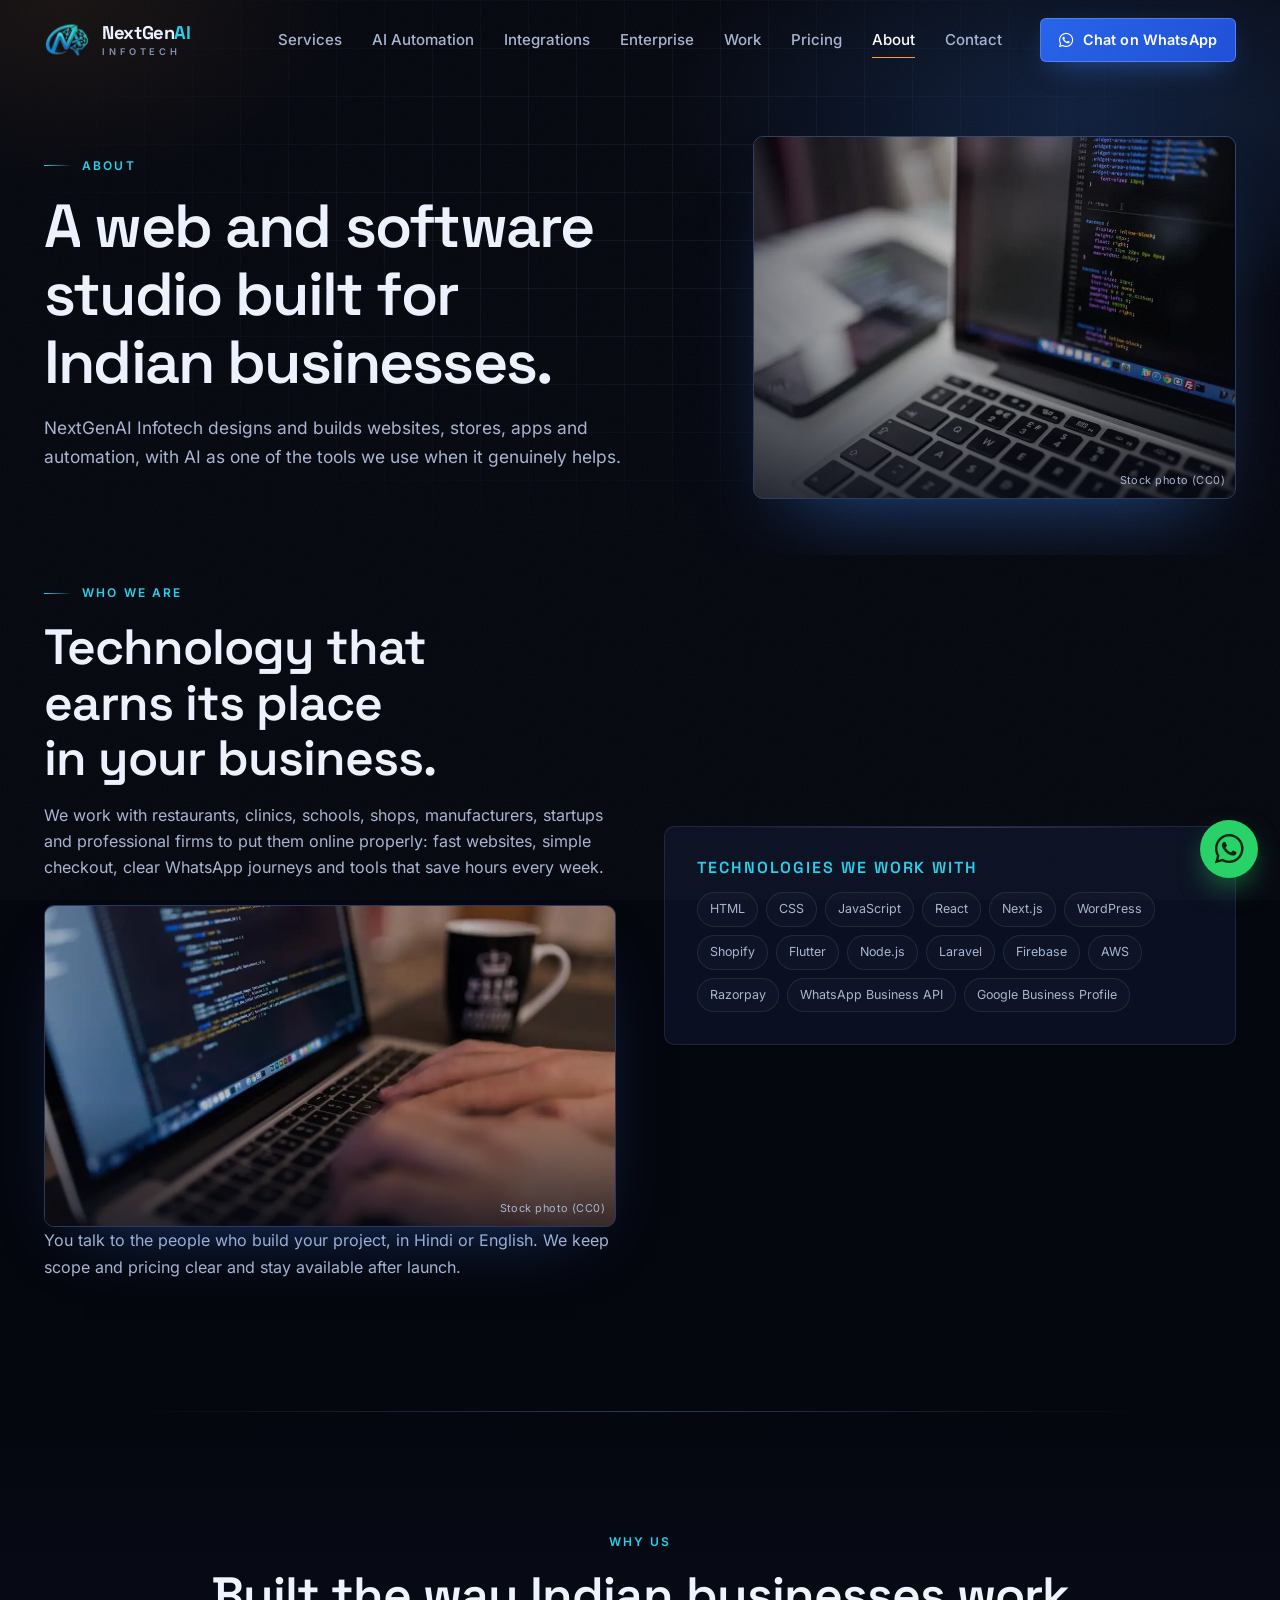
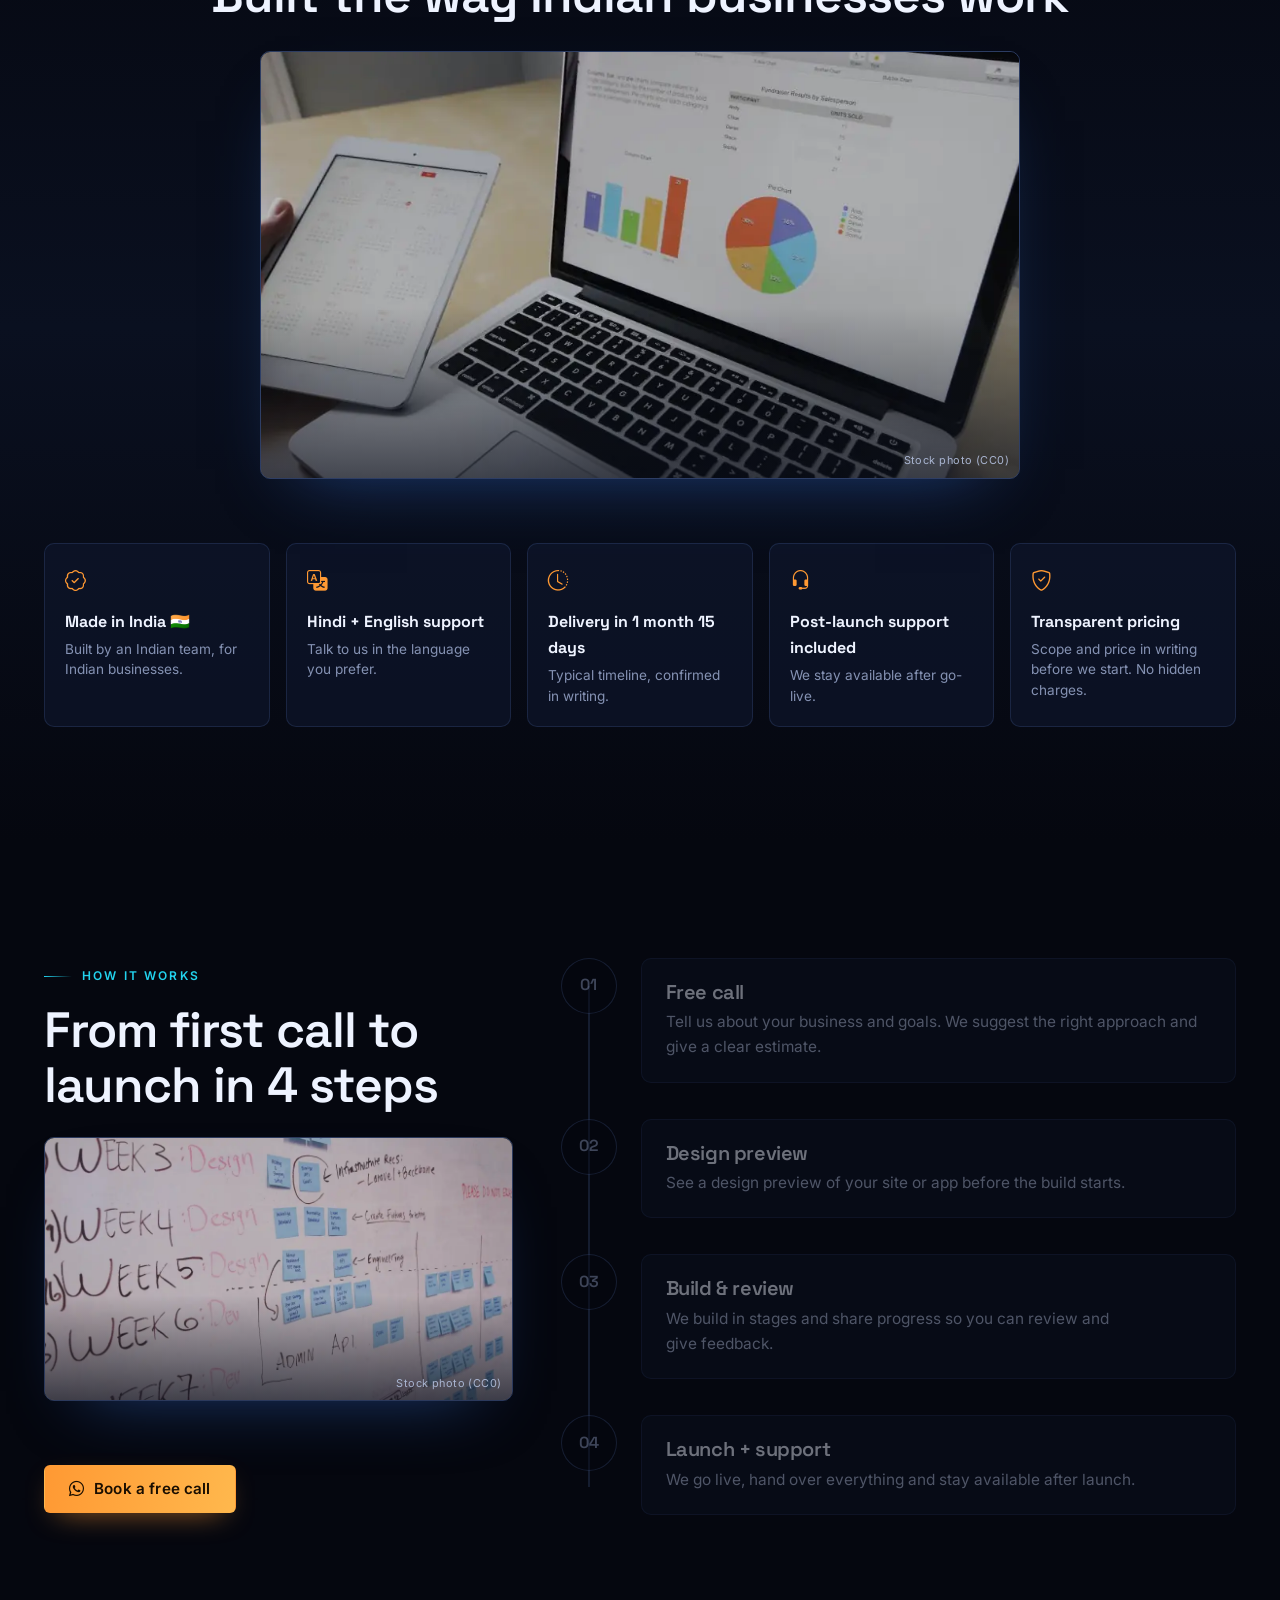
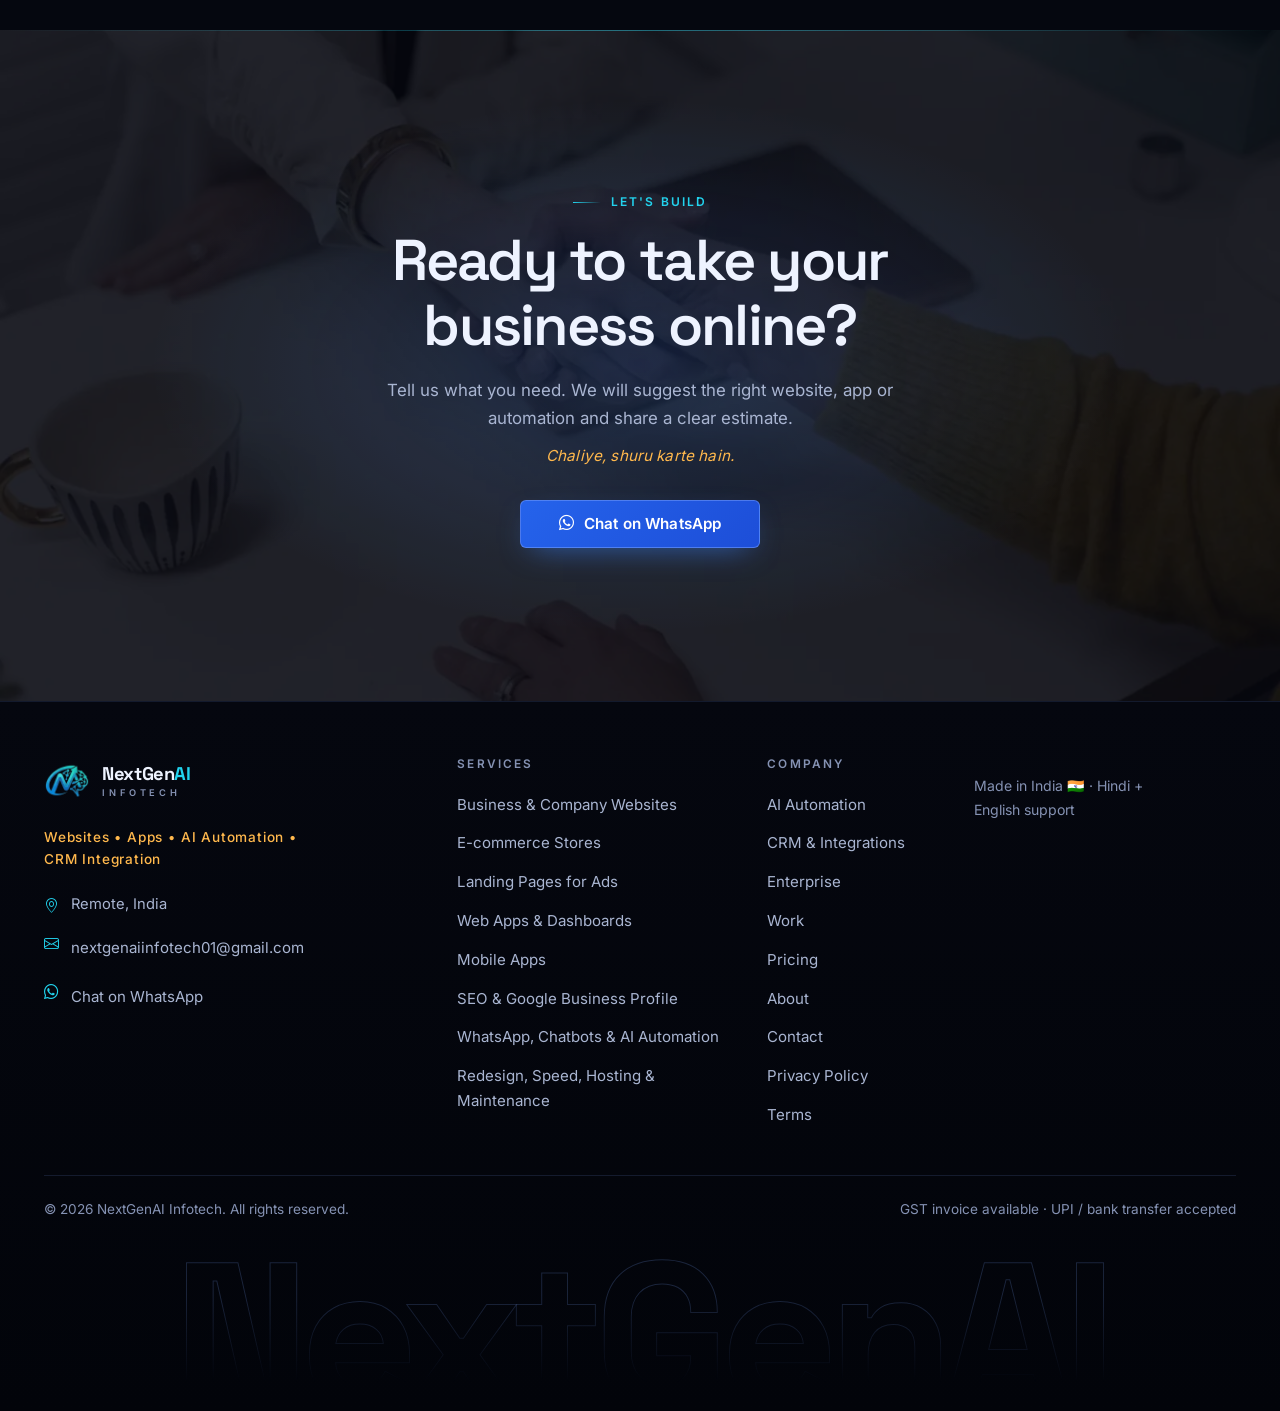
<file: about.html>
<!DOCTYPE html>
<html lang="en-IN">
<head>
<meta charset="utf-8">
<meta name="viewport" content="width=device-width, initial-scale=1, viewport-fit=cover">
<title>About NextGenAI Infotech | Web & Software Studio in India</title>
<meta name="description" content="About NextGenAI Infotech: a web and software studio building websites, e-commerce, apps and automation for Indian businesses.">
<meta name="robots" content="index, follow">
<meta name="theme-color" content="#05070f">
<link rel="canonical" href="https://www.example.com/about.html">
<meta property="og:type" content="website">
<meta property="og:locale" content="en_IN">
<meta property="og:site_name" content="NextGenAI Infotech">
<meta property="og:title" content="About NextGenAI Infotech | Web & Software Studio in India">
<meta property="og:description" content="About NextGenAI Infotech: a web and software studio building websites, e-commerce, apps and automation for Indian businesses.">
<meta property="og:url" content="https://www.example.com/about.html">
<meta property="og:image" content="https://www.example.com/assets/images/og-cover.png">
<meta property="og:image:width" content="1200">
<meta property="og:image:height" content="630">
<meta name="twitter:card" content="summary_large_image">
<link rel="icon" href="assets/icons/favicon.png" type="image/png" sizes="64x64">
<link rel="apple-touch-icon" href="assets/icons/apple-touch-icon.png">
<link rel="preconnect" href="https://cdn.jsdelivr.net" crossorigin>
<link rel="preload" href="assets/fonts/space-grotesk-latin.woff2" as="font" type="font/woff2" crossorigin>
<link rel="preload" href="assets/fonts/inter-latin.woff2" as="font" type="font/woff2" crossorigin>
<link href="https://cdn.jsdelivr.net/npm/bootstrap@5.3.3/dist/css/bootstrap.min.css" rel="stylesheet">
<link href="https://cdn.jsdelivr.net/npm/bootstrap-icons@1.11.3/font/bootstrap-icons.min.css" rel="stylesheet">
<link href="css/style.css" rel="stylesheet">
<script>document.documentElement.classList.add('js');try{if(sessionStorage.getItem('nga_intro')){document.documentElement.classList.add('no-intro')}else{sessionStorage.setItem('nga_intro','1')}}catch(e){}</script>
</head>
<body>
<a class="skip-link" href="#main">Skip to content</a>
<div class="scroll-progress" aria-hidden="true"></div>
<header class="nx-nav">
  <div class="container">
    <a class="brand" href="index.html" aria-label="NextGenAI Infotech home">
      <img class="brand-mark" src="assets/images/logo-mark.png" width="36" height="36" alt="" decoding="async">
      <span class="brand-text"><strong>NextGen<em>AI</em></strong><small>INFOTECH</small></span>
    </a>
    <button class="nx-toggler" type="button" aria-controls="navMenu" aria-expanded="false" aria-label="Toggle navigation menu"><span></span><span></span><span></span></button>
    <nav class="nx-menu collapse" id="navMenu" aria-label="Primary">
      <ul class="nav-list">
          <li><a class="nav-link-nx" href="services.html">Services</a></li>
          <li><a class="nav-link-nx" href="ai-automation.html">AI Automation</a></li>
          <li><a class="nav-link-nx" href="integrations.html">Integrations</a></li>
          <li><a class="nav-link-nx" href="enterprise.html">Enterprise</a></li>
          <li><a class="nav-link-nx" href="work.html">Work</a></li>
          <li><a class="nav-link-nx" href="pricing.html">Pricing</a></li>
          <li><a class="nav-link-nx active" href="about.html" aria-current="page">About</a></li>
          <li><a class="nav-link-nx" href="contact.html">Contact</a></li>
      </ul>
      <div class="menu-ctas">
        <a class="btn-nx btn-nx--ghost menu-call" href="contact.html" data-call><i class="bi bi-telephone" aria-hidden="true"></i> Call us</a>
        <a class="btn-nx btn-nx--primary btn-nx--sm" href="contact.html" data-whatsapp><i class="bi bi-whatsapp" aria-hidden="true"></i> Chat on WhatsApp</a>
      </div>
    </nav>
  </div>
</header>
<main id="main">
<section class="page-hero page-hero--media"><div class="hero-glow"></div><div class="grid-bg"></div><div class="container"><div class="ph-text"><span class="eyebrow reveal">ABOUT</span><h1 data-split class="hero-split">A web and software studio built for Indian businesses.</h1><p class="lead reveal">NextGenAI Infotech designs and builds websites, stores, apps and automation, with AI as one of the tools we use when it genuinely helps.</p></div><figure class="ph-media reveal"><img src="assets/images/photos/about-workspace.webp" width="960" height="720" alt="Laptop on a desk showing source code" decoding="async" fetchpriority="low"><figcaption>Stock photo (CC0)</figcaption></figure></div></section>
<section class="section" style="padding-top:20px"><div class="container"><div class="row g-5 align-items-center">
  <div class="col-lg-6 reveal"><span class="eyebrow">WHO WE ARE</span><h2 class="section-title">Technology that earns its place in your business.</h2><p>We work with restaurants, clinics, schools, shops, manufacturers, startups and professional firms to put them online properly: fast websites, simple checkout, clear WhatsApp journeys and tools that save hours every week.</p><figure class="sec-media reveal"><img src="assets/images/photos/about-code.webp" width="960" height="540" alt="Hands typing code on a laptop" loading="lazy" decoding="async"><figcaption>Stock photo (CC0)</figcaption></figure><p>You talk to the people who build your project, in Hindi or English. We keep scope and pricing clear and stay available after launch.</p></div>
  <div class="col-lg-6 reveal"><div class="card-nx" data-no-tilt><h3 style="font-size:1rem;color:var(--cyan);letter-spacing:.12em;text-transform:uppercase">Technologies we work with</h3><div class="chips"><span class="chip">HTML</span><span class="chip">CSS</span><span class="chip">JavaScript</span><span class="chip">React</span><span class="chip">Next.js</span><span class="chip">WordPress</span><span class="chip">Shopify</span><span class="chip">Flutter</span><span class="chip">Node.js</span><span class="chip">Laravel</span><span class="chip">Firebase</span><span class="chip">AWS</span><span class="chip">Razorpay</span><span class="chip">WhatsApp Business API</span><span class="chip">Google Business Profile</span></div></div></div>
</div></div></section>
<section class="section section--alt" id="why" aria-labelledby="trust-title"><div class="container"><div class="section-head section-head--center"><span class="eyebrow reveal">WHY US</span><h2 id="trust-title" class="section-title" data-split>Built the way Indian businesses work</h2><figure class="sec-media reveal"><img src="assets/images/photos/int-dashboard.webp" width="960" height="540" alt="A laptop and tablet showing dashboards" loading="lazy" decoding="async"><figcaption>Stock photo (CC0)</figcaption></figure></div><div class="row row-cols-2 row-cols-md-3 row-cols-lg-5 g-3 justify-content-center"><div class="col reveal" style="--d:0.0s"><div class="trust-tile"><i class="bi bi-patch-check" aria-hidden="true"></i><strong>Made in India 🇮🇳</strong><span>Built by an Indian team, for Indian businesses.</span></div></div><div class="col reveal" style="--d:0.06s"><div class="trust-tile"><i class="bi bi-translate" aria-hidden="true"></i><strong>Hindi + English support</strong><span>Talk to us in the language you prefer.</span></div></div><div class="col reveal" style="--d:0.12s"><div class="trust-tile"><i class="bi bi-clock-history" aria-hidden="true"></i><strong>Delivery in <span data-cfg="delivery" data-ph="1 month 15 days">1 month 15 days</span></strong><span>Typical timeline, confirmed in writing.</span></div></div><div class="col reveal" style="--d:0.18s"><div class="trust-tile"><i class="bi bi-headset" aria-hidden="true"></i><strong>Post-launch support included</strong><span>We stay available after go-live.</span></div></div><div class="col reveal" style="--d:0.24s"><div class="trust-tile"><i class="bi bi-shield-check" aria-hidden="true"></i><strong>Transparent pricing</strong><span>Scope and price in writing before we start. No hidden charges.</span></div></div></div></div></section>
<section class="section" id="how" aria-labelledby="how-title"><div class="container"><div class="row g-5"><div class="col-lg-5"><div class="sticky-col"><div class="section-head section-head--media"><div class="sh-text"><span class="eyebrow reveal">HOW IT WORKS</span><h2 id="how-title" class="section-title" data-split>From first call to launch in 4 steps</h2></div><figure class="sec-media reveal"><img src="assets/images/photos/about-plan.webp" width="960" height="540" alt="A whiteboard with a week-by-week project plan" loading="lazy" decoding="async"><figcaption>Stock photo (CC0)</figcaption></figure></div><a class="btn-nx btn-nx--saffron" href="contact.html" data-whatsapp data-wa-msg="Hi, I would like a free call about my project."><i class="bi bi-whatsapp" aria-hidden="true"></i> Book a free call</a></div></div><div class="col-lg-7"><ol class="steps"><li class="step" style="--i:0"><span class="step-num" aria-hidden="true">01</span><div class="step-card"><h3>Free call</h3><p>Tell us about your business and goals. We suggest the right approach and give a clear estimate.</p></div></li><li class="step" style="--i:1"><span class="step-num" aria-hidden="true">02</span><div class="step-card"><h3>Design preview</h3><p>See a design preview of your site or app before the build starts.</p></div></li><li class="step" style="--i:2"><span class="step-num" aria-hidden="true">03</span><div class="step-card"><h3>Build & review</h3><p>We build in stages and share progress so you can review and give feedback.</p></div></li><li class="step" style="--i:3"><span class="step-num" aria-hidden="true">04</span><div class="step-card"><h3>Launch + support</h3><p>We go live, hand over everything and stay available after launch.</p></div></li></ol></div></div></div></section>
<section class="cta-section" aria-labelledby="cta-title"><img class="cta-photo" src="assets/images/photos/cta-handshake.webp" width="1600" height="900" alt="" loading="lazy" decoding="async">
  <canvas class="bg-canvas" aria-hidden="true"></canvas>
  <div class="container" style="position:relative;z-index:2">
    <span class="eyebrow reveal">Let's build</span>
    <h2 id="cta-title" data-split>Ready to take your business online?</h2>
    <p class="reveal">Tell us what you need. We will suggest the right website, app or automation and share a clear estimate.<span class="hindi">Chaliye, shuru karte hain.</span></p>
    <div class="hero-cta reveal"><a class="btn-nx btn-nx--primary" href="contact.html" data-whatsapp><i class="bi bi-whatsapp" aria-hidden="true"></i> Chat on WhatsApp</a><a class="btn-nx btn-nx--ghost" href="contact.html" data-call><i class="bi bi-telephone" aria-hidden="true"></i> Call us</a></div>
  </div>
</section></main>
<footer class="footer">
  <div class="container">
    <div class="row g-4 g-lg-5">
      <div class="col-lg-4">
        <a class="brand" href="index.html" aria-label="NextGenAI Infotech home"><img class="brand-mark" src="assets/images/logo-mark.png" width="36" height="36" alt="" decoding="async"><span class="brand-text"><strong>NextGen<em>AI</em></strong><small>INFOTECH</small></span></a>
        <p class="tagline">Websites • Apps • AI Automation • CRM Integration</p>
        <ul class="footer-contact mt-3">
          <li><i class="bi bi-geo-alt" aria-hidden="true"></i><span data-cfg="address" data-ph="[Office address, City]"></span></li>
          <li><i class="bi bi-envelope" aria-hidden="true"></i><a href="mailto:nextgenaiinfotech01@gmail.com" data-cfg="email">nextgenaiinfotech01@gmail.com</a></li>
          <li><i class="bi bi-telephone" aria-hidden="true"></i><a href="contact.html" data-call data-cfg="phone" data-ph="[+91 XXXXX XXXXX]"></a></li>
          <li><i class="bi bi-whatsapp" aria-hidden="true"></i><a href="contact.html" data-whatsapp>Chat on WhatsApp</a></li>
        </ul>
      </div>
      <div class="col-6 col-lg-3"><h2>Services</h2><ul><li><a href="services.html#websites">Business & Company Websites</a></li><li><a href="services.html#ecommerce">E-commerce Stores</a></li><li><a href="services.html#landing">Landing Pages for Ads</a></li><li><a href="services.html#webapps">Web Apps & Dashboards</a></li><li><a href="services.html#mobile">Mobile Apps</a></li><li><a href="services.html#seo">SEO & Google Business Profile</a></li><li><a href="services.html#whatsapp">WhatsApp, Chatbots & AI Automation</a></li><li><a href="services.html#maintenance">Redesign, Speed, Hosting & Maintenance</a></li></ul></div>
      <div class="col-6 col-lg-2"><h2>Company</h2><ul>
        <li><a href="ai-automation.html">AI Automation</a></li><li><a href="integrations.html">CRM &amp; Integrations</a></li><li><a href="enterprise.html">Enterprise</a></li><li><a href="work.html">Work</a></li><li><a href="pricing.html">Pricing</a></li><li><a href="about.html">About</a></li><li><a href="contact.html">Contact</a></li><li><a href="privacy.html">Privacy Policy</a></li><li><a href="terms.html">Terms</a></li></ul></div>
      <div class="col-lg-3"><h2>Follow</h2>
        <div class="social">
          <a href="contact.html" data-social="linkedin" aria-label="NextGenAI Infotech on LinkedIn"><i class="bi bi-linkedin" aria-hidden="true"></i></a>
          <a href="contact.html" data-social="instagram" aria-label="NextGenAI Infotech on Instagram"><i class="bi bi-instagram" aria-hidden="true"></i></a>
          <a href="contact.html" data-social="github" aria-label="NextGenAI Infotech on GitHub"><i class="bi bi-github" aria-hidden="true"></i></a>
        </div>
        <p class="mt-3" style="font-size:.88rem;color:var(--faint)">Made in India 🇮🇳 · Hindi + English support</p>
      </div>
    </div>
    <div class="footer-bottom"><p>&copy; <span id="year">2026</span> NextGenAI Infotech. All rights reserved.</p><p>GST invoice available · UPI / bank transfer accepted</p></div>
  </div>
  <div class="footer-mark" aria-hidden="true">NextGenAI</div>
</footer>
<a class="wa-float" href="contact.html" data-whatsapp aria-label="Chat on WhatsApp"><i class="bi bi-whatsapp" aria-hidden="true"></i></a>
<nav class="mobile-bar" aria-label="Quick contact">
  <a href="contact.html" data-call><i class="bi bi-telephone" aria-hidden="true"></i> Call</a>
  <a class="mb-wa" href="contact.html" data-whatsapp><i class="bi bi-whatsapp" aria-hidden="true"></i> WhatsApp</a>
  <a class="mb-quote" href="contact.html"><i class="bi bi-chat-square-text" aria-hidden="true"></i> Get Quote</a>
</nav>
<script src="https://cdn.jsdelivr.net/npm/bootstrap@5.3.3/dist/js/bootstrap.bundle.min.js" defer></script>
<script src="js/effects.js" defer></script>
<script src="js/main.js" defer></script>
</body>
</html>
</file>
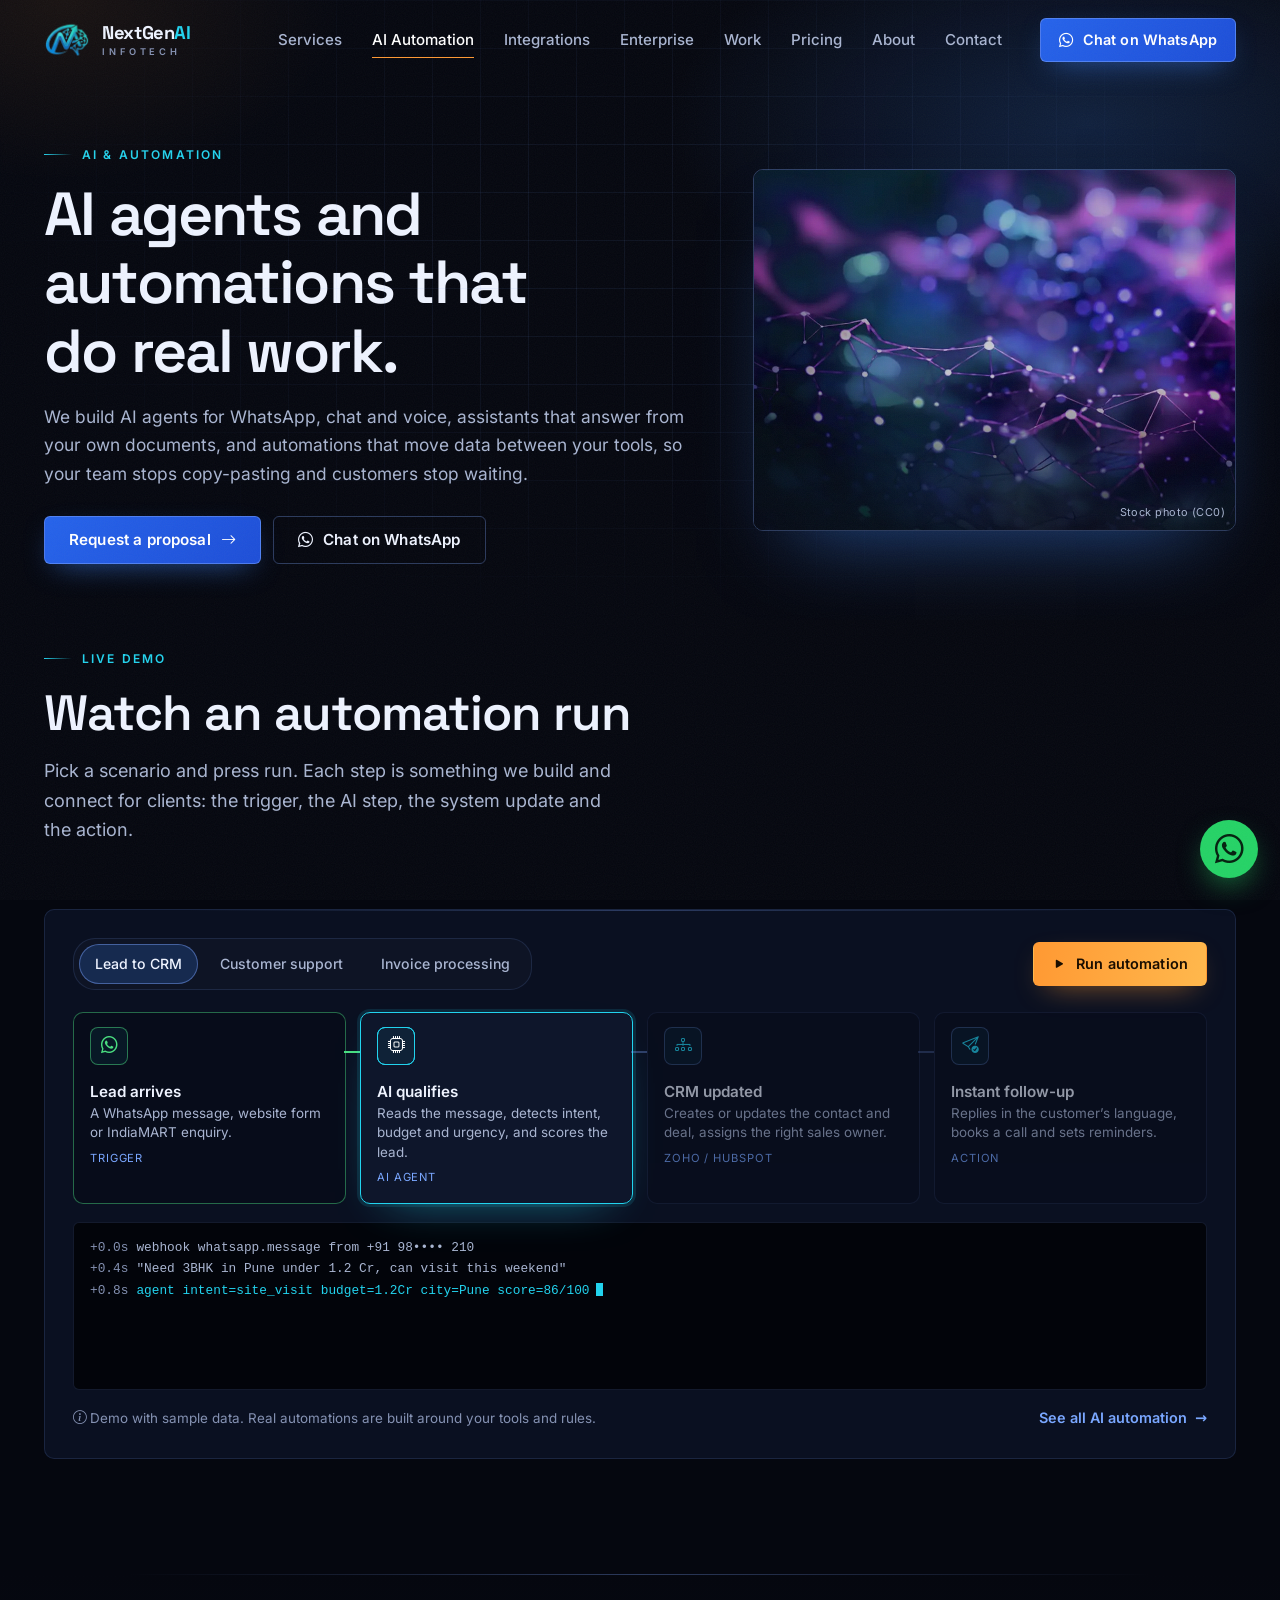
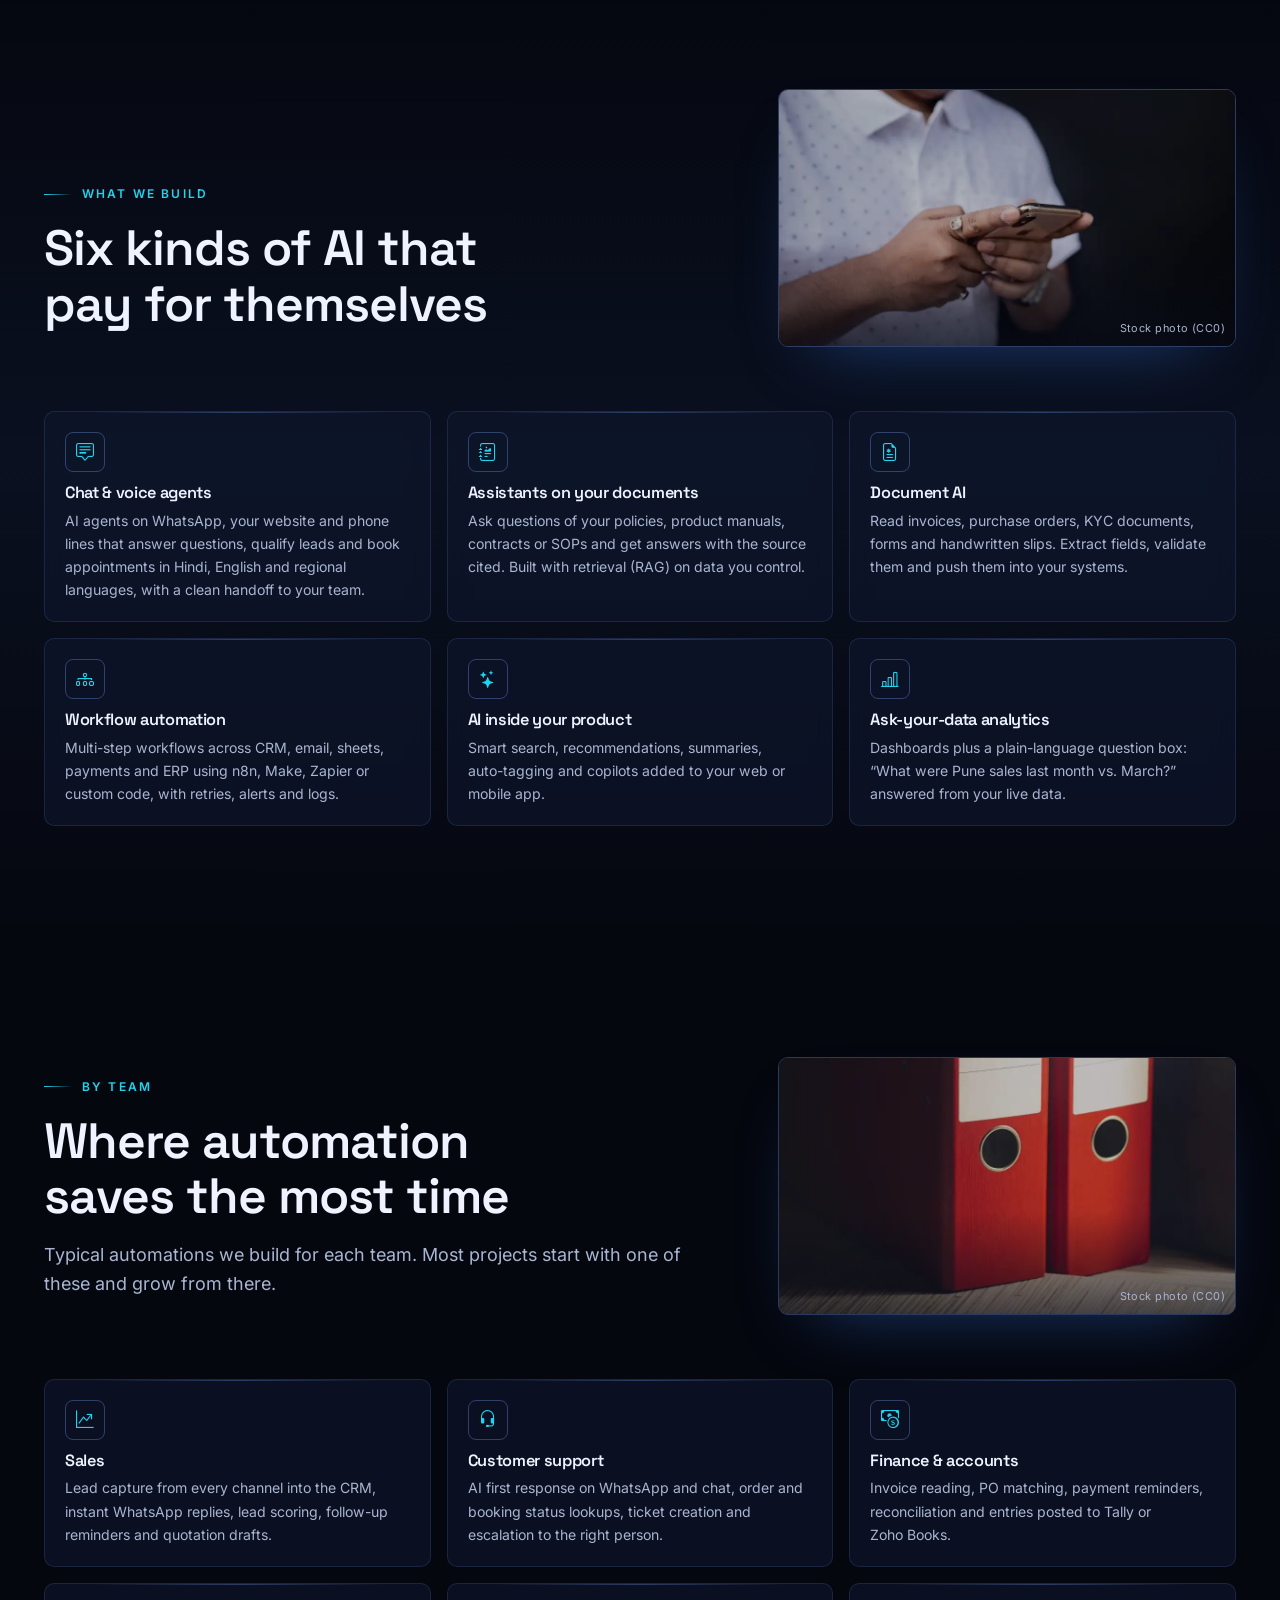
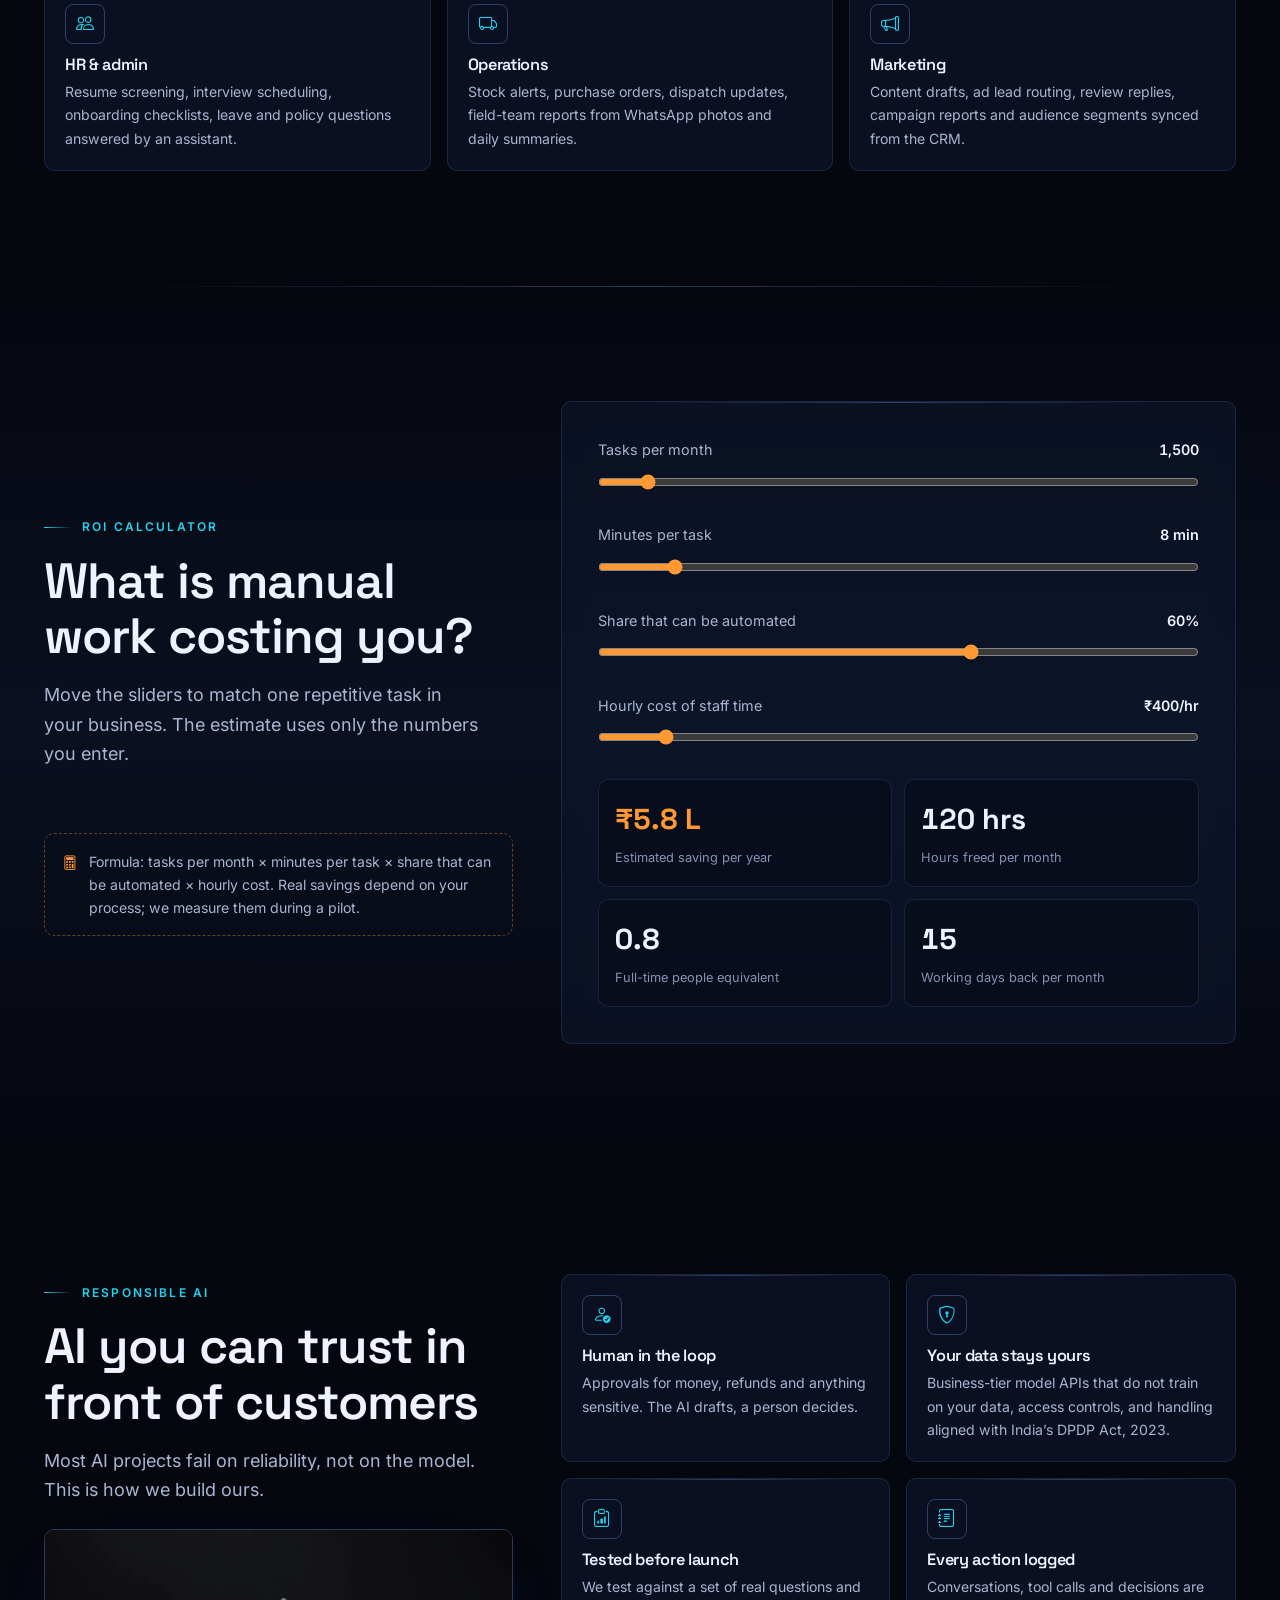
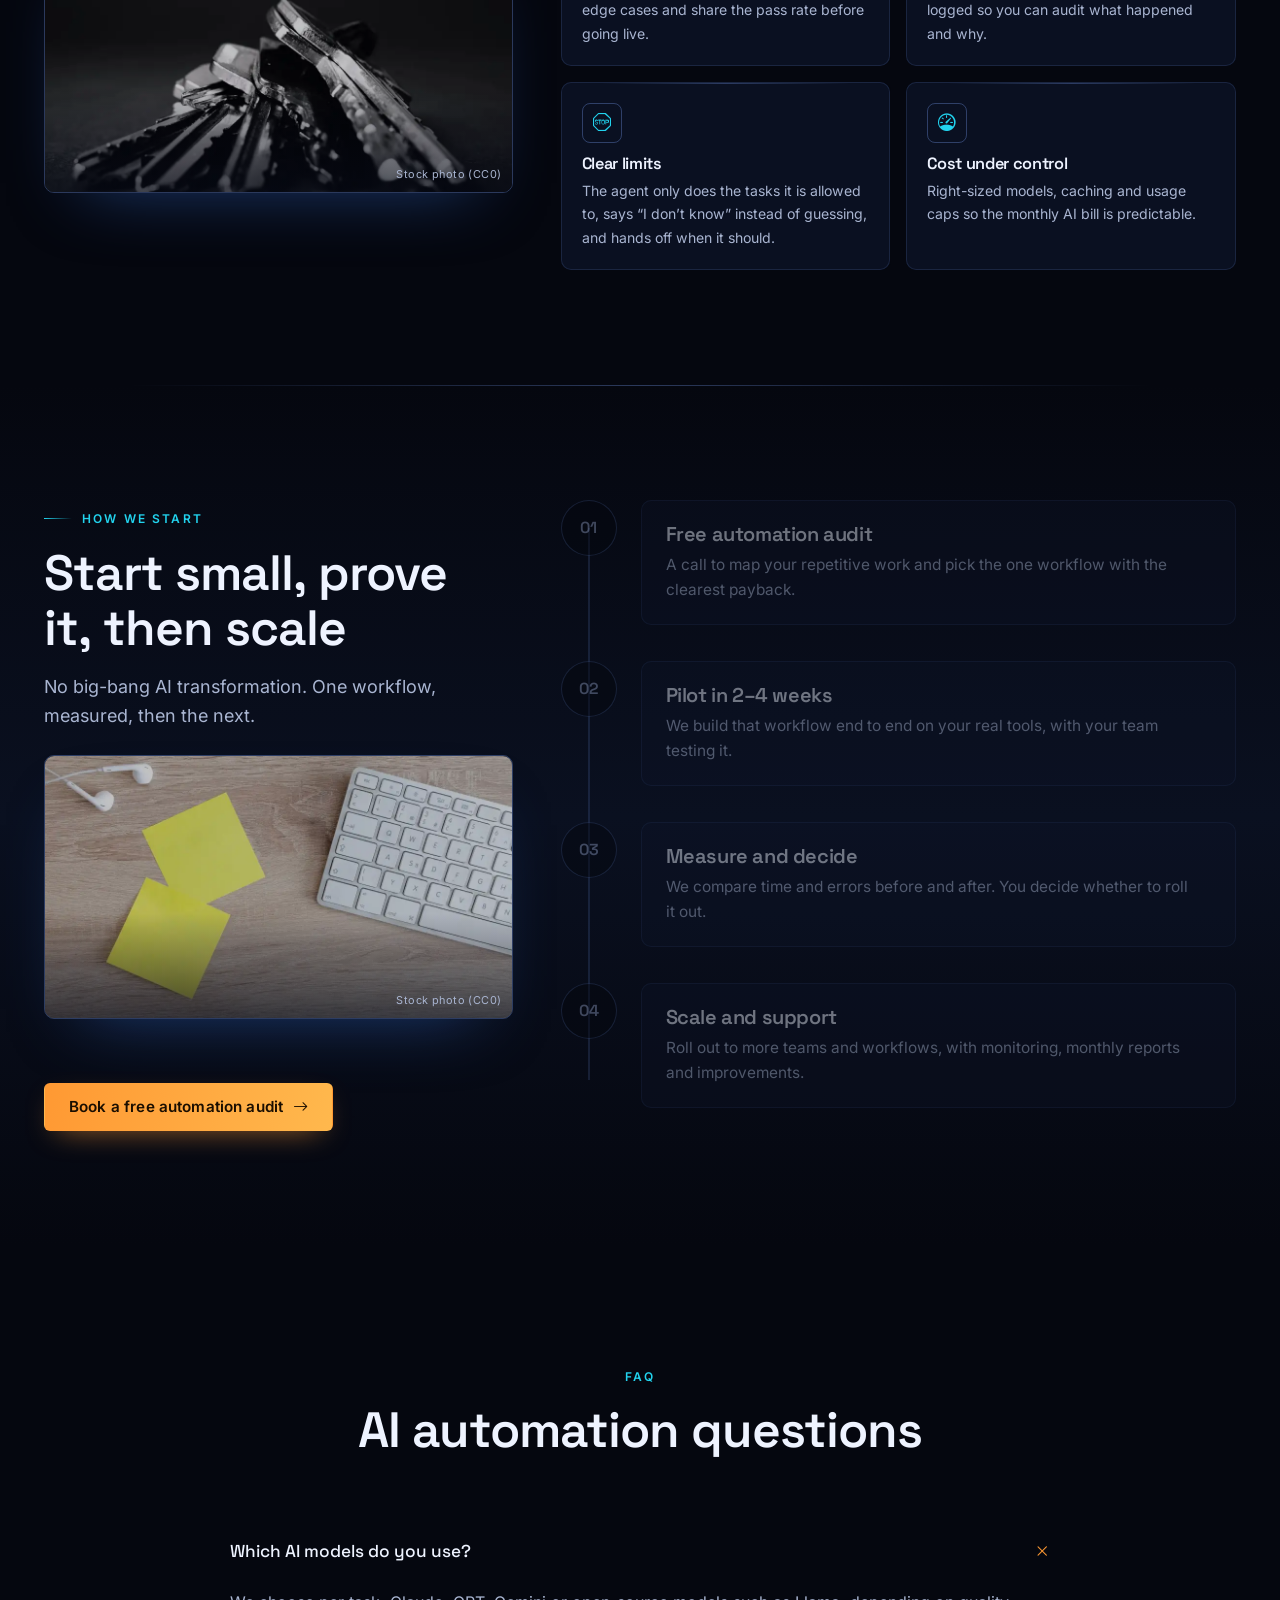
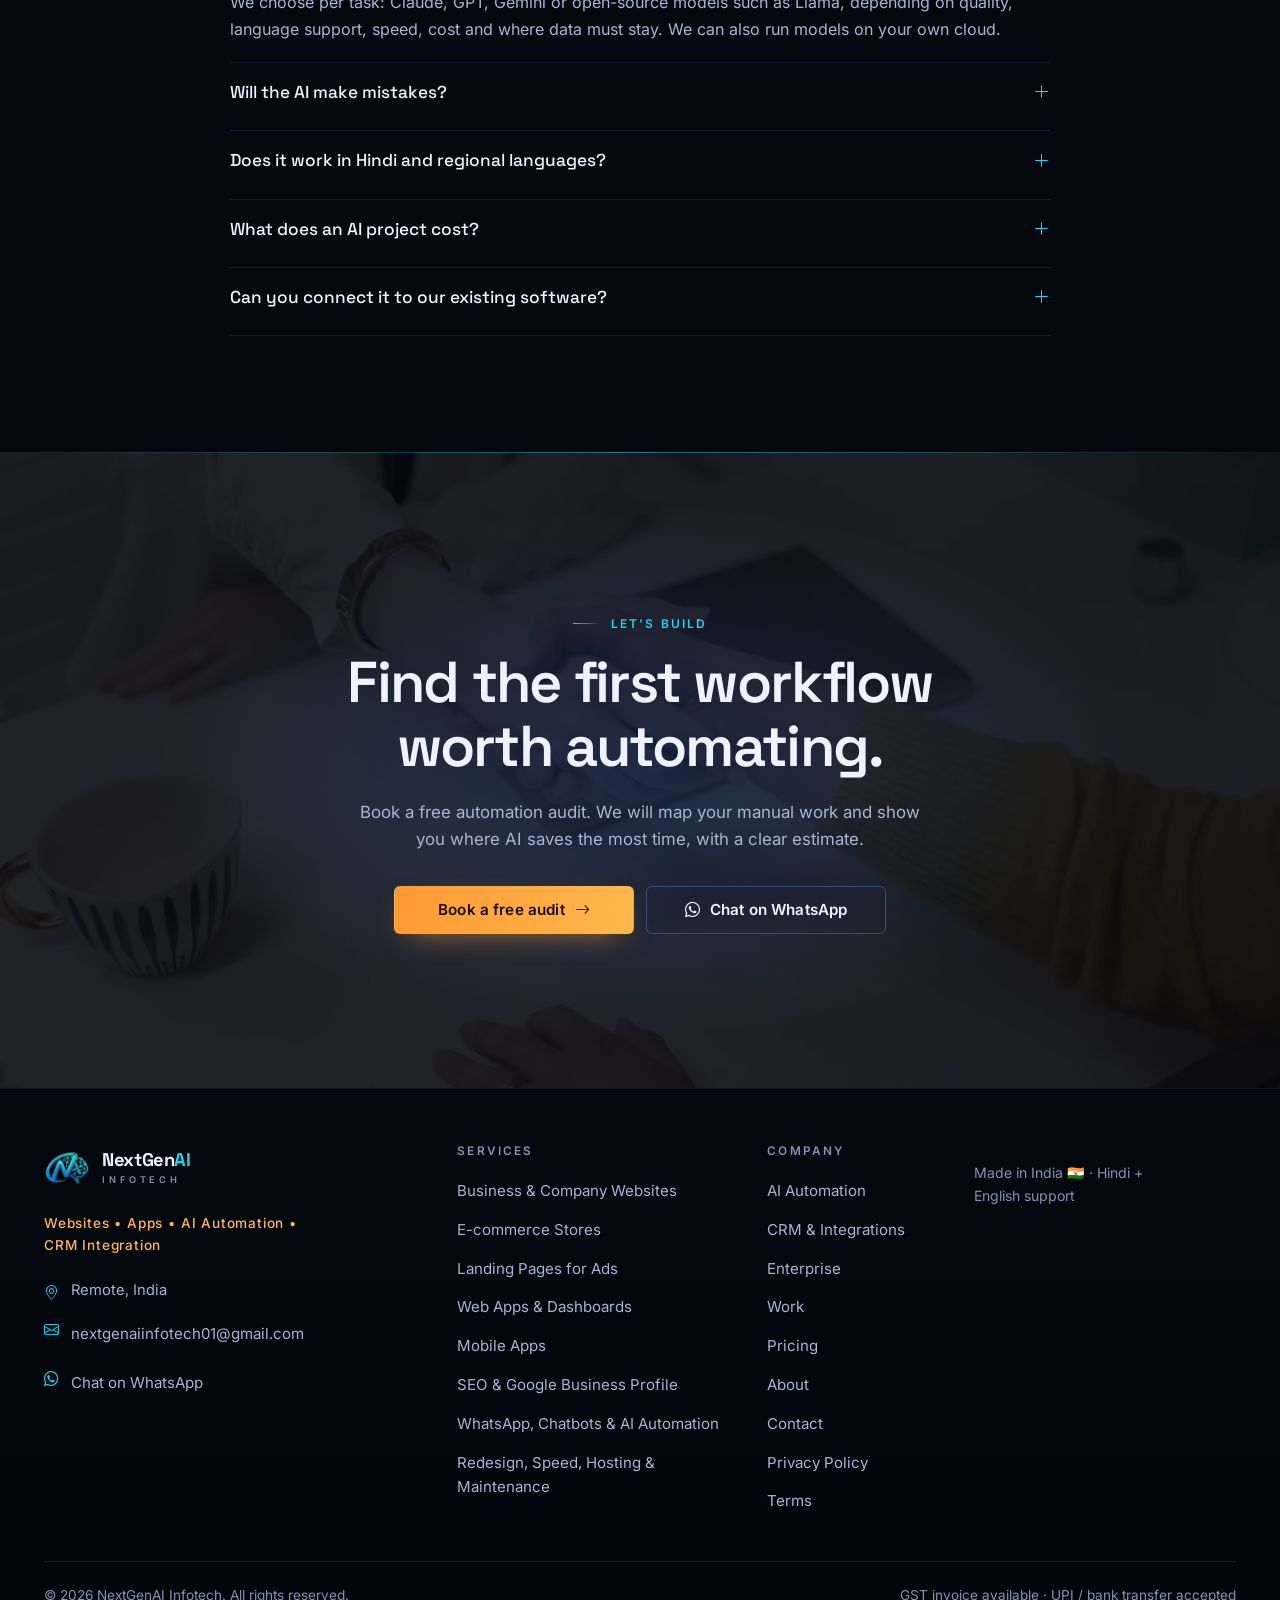
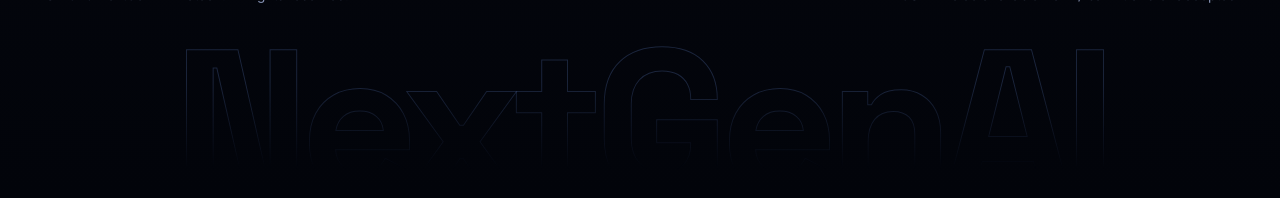
<file: ai-automation.html>
<!DOCTYPE html>
<html lang="en-IN">
<head>
<meta charset="utf-8">
<meta name="viewport" content="width=device-width, initial-scale=1, viewport-fit=cover">
<title>AI Automation &amp; AI Agents for Business in India | NextGenAI Infotech</title>
<meta name="description" content="AI agents for WhatsApp, chat and voice, assistants on your documents, document AI and workflow automation, built and integrated by NextGenAI Infotech.">
<meta name="robots" content="index, follow">
<meta name="theme-color" content="#05070f">
<link rel="canonical" href="https://www.example.com/ai-automation.html">
<meta property="og:type" content="website">
<meta property="og:locale" content="en_IN">
<meta property="og:site_name" content="NextGenAI Infotech">
<meta property="og:title" content="AI Automation &amp; AI Agents for Business in India | NextGenAI Infotech">
<meta property="og:description" content="AI agents for WhatsApp, chat and voice, assistants on your documents, document AI and workflow automation, built and integrated by NextGenAI Infotech.">
<meta property="og:url" content="https://www.example.com/ai-automation.html">
<meta property="og:image" content="https://www.example.com/assets/images/og-cover.png">
<meta property="og:image:width" content="1200">
<meta property="og:image:height" content="630">
<meta name="twitter:card" content="summary_large_image">
<link rel="icon" href="assets/icons/favicon.png" type="image/png" sizes="64x64">
<link rel="apple-touch-icon" href="assets/icons/apple-touch-icon.png">
<link rel="preconnect" href="https://cdn.jsdelivr.net" crossorigin>
<link rel="preload" href="assets/fonts/space-grotesk-latin.woff2" as="font" type="font/woff2" crossorigin>
<link rel="preload" href="assets/fonts/inter-latin.woff2" as="font" type="font/woff2" crossorigin>
<link href="https://cdn.jsdelivr.net/npm/bootstrap@5.3.3/dist/css/bootstrap.min.css" rel="stylesheet">
<link href="https://cdn.jsdelivr.net/npm/bootstrap-icons@1.11.3/font/bootstrap-icons.min.css" rel="stylesheet">
<link href="css/style.css" rel="stylesheet">
<script>document.documentElement.classList.add('js');try{if(sessionStorage.getItem('nga_intro')){document.documentElement.classList.add('no-intro')}else{sessionStorage.setItem('nga_intro','1')}}catch(e){}</script>
</head>
<body>
<a class="skip-link" href="#main">Skip to content</a>
<div class="scroll-progress" aria-hidden="true"></div>
<header class="nx-nav">
  <div class="container">
    <a class="brand" href="index.html" aria-label="NextGenAI Infotech home">
      <img class="brand-mark" src="assets/images/logo-mark.png" width="36" height="36" alt="" decoding="async">
      <span class="brand-text"><strong>NextGen<em>AI</em></strong><small>INFOTECH</small></span>
    </a>
    <button class="nx-toggler" type="button" aria-controls="navMenu" aria-expanded="false" aria-label="Toggle navigation menu"><span></span><span></span><span></span></button>
    <nav class="nx-menu collapse" id="navMenu" aria-label="Primary">
      <ul class="nav-list">
          <li><a class="nav-link-nx" href="services.html">Services</a></li>
          <li><a class="nav-link-nx active" href="ai-automation.html" aria-current="page">AI Automation</a></li>
          <li><a class="nav-link-nx" href="integrations.html">Integrations</a></li>
          <li><a class="nav-link-nx" href="enterprise.html">Enterprise</a></li>
          <li><a class="nav-link-nx" href="work.html">Work</a></li>
          <li><a class="nav-link-nx" href="pricing.html">Pricing</a></li>
          <li><a class="nav-link-nx" href="about.html">About</a></li>
          <li><a class="nav-link-nx" href="contact.html">Contact</a></li>
      </ul>
      <div class="menu-ctas">
        <a class="btn-nx btn-nx--ghost menu-call" href="contact.html" data-call><i class="bi bi-telephone" aria-hidden="true"></i> Call us</a>
        <a class="btn-nx btn-nx--primary btn-nx--sm" href="contact.html" data-whatsapp><i class="bi bi-whatsapp" aria-hidden="true"></i> Chat on WhatsApp</a>
      </div>
    </nav>
  </div>
</header>
<main id="main">
<section class="page-hero page-hero--media"><div class="hero-glow"></div><div class="grid-bg"></div><div class="container"><div class="ph-text"><span class="eyebrow reveal">AI &amp; AUTOMATION</span><h1 data-split class="hero-split">AI agents and automations that do real work.</h1><p class="lead reveal">We build AI agents for WhatsApp, chat and voice, assistants that answer from your own documents, and automations that move data between your tools, so your team stops copy-pasting and customers stop waiting.</p><div class="hero-cta reveal" style="margin-top:28px"><a class="btn-nx btn-nx--primary" href="contact.html?service=Proposal%20request">Request a proposal <i class="bi bi-arrow-right" aria-hidden="true"></i></a><a class="btn-nx btn-nx--ghost" href="contact.html" data-whatsapp><i class="bi bi-whatsapp" aria-hidden="true"></i> Chat on WhatsApp</a></div></div><figure class="ph-media reveal"><img src="assets/images/photos/ai-network.webp" width="960" height="720" alt="Abstract network of connected points, illustrating AI and data" decoding="async" fetchpriority="low"><figcaption>Stock photo (CC0)</figcaption></figure></div></section>
<section class="section" style="padding-top:20px" aria-labelledby="demo-title"><div class="container">
<div class="section-head"><span class="eyebrow reveal">LIVE DEMO</span><h2 id="demo-title" class="section-title" data-split>Watch an automation run</h2><p class="section-lead reveal" style="--d:.1s">Pick a scenario and press run. Each step is something we build and connect for clients: the trigger, the AI step, the system update and the action.</p></div>
<div class="card-nx flow reveal" data-flow="lead" data-no-tilt><div class="flow-head"><div class="seg" role="tablist" aria-label="Automation examples"><button type="button" role="tab" data-flow-tab="lead">Lead to CRM</button><button type="button" role="tab" data-flow-tab="support">Customer support</button><button type="button" role="tab" data-flow-tab="invoice">Invoice processing</button></div><button type="button" class="btn-nx btn-nx--saffron btn-nx--sm" data-flow-run><i class="bi bi-play-fill" aria-hidden="true"></i> Run automation</button></div><ol class="flow-board" aria-label="Automation steps"></ol><div class="flow-log" role="log" aria-live="off" aria-label="Automation log" tabindex="0"></div><p class="visually-hidden" role="status" data-flow-say></p><div class="flow-foot"><span><i class="bi bi-info-circle" aria-hidden="true"></i> Demo with sample data. Real automations are built around your tools and rules.</span><a class="link-arrow" style="margin:0" href="ai-automation.html">See all AI automation <span aria-hidden="true">→</span></a></div></div>
</div></section>
<section class="section section--alt" aria-labelledby="build-title"><div class="container">
<div class="section-head section-head--media"><div class="sh-text"><span class="eyebrow reveal">WHAT WE BUILD</span><h2 id="build-title" class="section-title" data-split>Six kinds of AI that pay for themselves</h2></div><figure class="sec-media reveal"><img src="assets/images/photos/ai-messaging.webp" width="960" height="540" alt="Hands holding a phone and typing a message" loading="lazy" decoding="async"><figcaption>Stock photo (CC0)</figcaption></figure></div>
<div class="row row-cols-1 row-cols-md-2 row-cols-lg-3 g-3"><div class="col reveal" style="--d:0.00s"><div class="card-nx mini" data-no-tilt><i class="bi bi-chat-square-text" aria-hidden="true"></i><h3>Chat &amp; voice agents</h3><p>AI agents on WhatsApp, your website and phone lines that answer questions, qualify leads and book appointments in Hindi, English and regional languages, with a clean handoff to your team.</p></div></div><div class="col reveal" style="--d:0.06s"><div class="card-nx mini" data-no-tilt><i class="bi bi-journal-richtext" aria-hidden="true"></i><h3>Assistants on your documents</h3><p>Ask questions of your policies, product manuals, contracts or SOPs and get answers with the source cited. Built with retrieval (RAG) on data you control.</p></div></div><div class="col reveal" style="--d:0.12s"><div class="card-nx mini" data-no-tilt><i class="bi bi-file-earmark-medical" aria-hidden="true"></i><h3>Document AI</h3><p>Read invoices, purchase orders, KYC documents, forms and handwritten slips. Extract fields, validate them and push them into your systems.</p></div></div><div class="col reveal" style="--d:0.00s"><div class="card-nx mini" data-no-tilt><i class="bi bi-diagram-3" aria-hidden="true"></i><h3>Workflow automation</h3><p>Multi-step workflows across CRM, email, sheets, payments and ERP using n8n, Make, Zapier or custom code, with retries, alerts and logs.</p></div></div><div class="col reveal" style="--d:0.06s"><div class="card-nx mini" data-no-tilt><i class="bi bi-stars" aria-hidden="true"></i><h3>AI inside your product</h3><p>Smart search, recommendations, summaries, auto-tagging and copilots added to your web or mobile app.</p></div></div><div class="col reveal" style="--d:0.12s"><div class="card-nx mini" data-no-tilt><i class="bi bi-bar-chart-line" aria-hidden="true"></i><h3>Ask-your-data analytics</h3><p>Dashboards plus a plain-language question box: “What were Pune sales last month vs. March?” answered from your live data.</p></div></div></div>
</div></section>
<section class="section" aria-labelledby="dept-title"><div class="container">
<div class="section-head section-head--media"><div class="sh-text"><span class="eyebrow reveal">BY TEAM</span><h2 id="dept-title" class="section-title" data-split>Where automation saves the most time</h2><p class="section-lead reveal" style="--d:.1s">Typical automations we build for each team. Most projects start with one of these and grow from there.</p></div><figure class="sec-media reveal"><img src="assets/images/photos/ai-paperwork.webp" width="960" height="540" alt="Office binders full of paperwork" loading="lazy" decoding="async"><figcaption>Stock photo (CC0)</figcaption></figure></div>
<div class="row row-cols-1 row-cols-md-2 row-cols-lg-3 g-3"><div class="col reveal" style="--d:0.00s"><div class="card-nx mini" data-no-tilt><i class="bi bi-graph-up-arrow" aria-hidden="true"></i><h3>Sales</h3><p>Lead capture from every channel into the CRM, instant WhatsApp replies, lead scoring, follow-up reminders and quotation drafts.</p></div></div><div class="col reveal" style="--d:0.06s"><div class="card-nx mini" data-no-tilt><i class="bi bi-headset" aria-hidden="true"></i><h3>Customer support</h3><p>AI first response on WhatsApp and chat, order and booking status lookups, ticket creation and escalation to the right person.</p></div></div><div class="col reveal" style="--d:0.12s"><div class="card-nx mini" data-no-tilt><i class="bi bi-cash-coin" aria-hidden="true"></i><h3>Finance &amp; accounts</h3><p>Invoice reading, PO matching, payment reminders, reconciliation and entries posted to Tally or Zoho Books.</p></div></div><div class="col reveal" style="--d:0.00s"><div class="card-nx mini" data-no-tilt><i class="bi bi-people" aria-hidden="true"></i><h3>HR &amp; admin</h3><p>Resume screening, interview scheduling, onboarding checklists, leave and policy questions answered by an assistant.</p></div></div><div class="col reveal" style="--d:0.06s"><div class="card-nx mini" data-no-tilt><i class="bi bi-truck" aria-hidden="true"></i><h3>Operations</h3><p>Stock alerts, purchase orders, dispatch updates, field-team reports from WhatsApp photos and daily summaries.</p></div></div><div class="col reveal" style="--d:0.12s"><div class="card-nx mini" data-no-tilt><i class="bi bi-megaphone" aria-hidden="true"></i><h3>Marketing</h3><p>Content drafts, ad lead routing, review replies, campaign reports and audience segments synced from the CRM.</p></div></div></div>
</div></section>
<section class="section section--alt" aria-labelledby="roi-title"><div class="container">
<div class="row g-5 align-items-center">
  <div class="col-lg-5"><div class="section-head"><span class="eyebrow reveal">ROI CALCULATOR</span><h2 id="roi-title" class="section-title" data-split>What is manual work costing you?</h2><p class="section-lead reveal" style="--d:.1s">Move the sliders to match one repetitive task in your business. The estimate uses only the numbers you enter.</p></div>
    <div class="honest reveal"><i class="bi bi-calculator" aria-hidden="true"></i><p>Formula: tasks per month × minutes per task × share that can be automated × hourly cost. Real savings depend on your process; we measure them during a pilot.</p></div></div>
  <div class="col-lg-7 reveal"><div class="card-nx est" id="roi" data-no-tilt>
    <div class="rng"><label for="r-tasks">Tasks per month <output for="r-tasks"></output></label><input id="r-tasks" name="tasks" type="range" min="50" max="20000" step="50" value="1500"></div>
    <div class="rng"><label for="r-mins">Minutes per task <output for="r-mins"></output></label><input id="r-mins" name="mins" type="range" min="1" max="60" step="1" value="8"></div>
    <div class="rng"><label for="r-share">Share that can be automated <output for="r-share"></output></label><input id="r-share" name="share" type="range" min="10" max="90" step="5" value="60"></div>
    <div class="rng"><label for="r-cost">Hourly cost of staff time <output for="r-cost"></output></label><input id="r-cost" name="cost" type="range" min="100" max="3000" step="50" value="400"></div>
    <div class="roi-big"><div><b data-roi="year">—</b><small>Estimated saving per year</small></div><div><b data-roi="hours">—</b><small>Hours freed per month</small></div><div><b data-roi="fte">—</b><small>Full-time people equivalent</small></div><div><b data-roi="days">—</b><small>Working days back per month</small></div></div><p class="visually-hidden" role="status" data-roi="say"></p>
  </div></div>
</div></div></section>
<section class="section" aria-labelledby="safe-title"><div class="container">
<div class="row g-5">
  <div class="col-lg-5"><div class="section-head section-head--media"><div class="sh-text"><span class="eyebrow reveal">RESPONSIBLE AI</span><h2 id="safe-title" class="section-title" data-split>AI you can trust in front of customers</h2><p class="section-lead reveal" style="--d:.1s">Most AI projects fail on reliability, not on the model. This is how we build ours.</p></div><figure class="sec-media reveal"><img src="assets/images/photos/ai-keys.webp" width="960" height="540" alt="A bunch of keys" loading="lazy" decoding="async"><figcaption>Stock photo (CC0)</figcaption></figure></div></div>
  <div class="col-lg-7"><div class="row row-cols-1 row-cols-md-2 g-3">
    <div class="col reveal" style="--d:0.00s"><div class="card-nx mini" data-no-tilt><i class="bi bi-person-check" aria-hidden="true"></i><h3>Human in the loop</h3><p>Approvals for money, refunds and anything sensitive. The AI drafts, a person decides.</p></div></div>
    <div class="col reveal" style="--d:0.00s"><div class="card-nx mini" data-no-tilt><i class="bi bi-shield-lock" aria-hidden="true"></i><h3>Your data stays yours</h3><p>Business-tier model APIs that do not train on your data, access controls, and handling aligned with India’s DPDP Act, 2023.</p></div></div>
    <div class="col reveal" style="--d:0.00s"><div class="card-nx mini" data-no-tilt><i class="bi bi-clipboard-data" aria-hidden="true"></i><h3>Tested before launch</h3><p>We test against a set of real questions and edge cases and share the pass rate before going live.</p></div></div>
    <div class="col reveal" style="--d:0.00s"><div class="card-nx mini" data-no-tilt><i class="bi bi-journal-text" aria-hidden="true"></i><h3>Every action logged</h3><p>Conversations, tool calls and decisions are logged so you can audit what happened and why.</p></div></div>
    <div class="col reveal" style="--d:0.00s"><div class="card-nx mini" data-no-tilt><i class="bi bi-sign-stop" aria-hidden="true"></i><h3>Clear limits</h3><p>The agent only does the tasks it is allowed to, says “I don’t know” instead of guessing, and hands off when it should.</p></div></div>
    <div class="col reveal" style="--d:0.00s"><div class="card-nx mini" data-no-tilt><i class="bi bi-speedometer" aria-hidden="true"></i><h3>Cost under control</h3><p>Right-sized models, caching and usage caps so the monthly AI bill is predictable.</p></div></div>
  </div></div>
</div></div></section>
<section class="section section--alt" id="how" aria-labelledby="how-title"><div class="container"><div class="row g-5"><div class="col-lg-5"><div class="sticky-col">
<div class="section-head section-head--media"><div class="sh-text"><span class="eyebrow reveal">HOW WE START</span><h2 id="how-title" class="section-title" data-split>Start small, prove it, then scale</h2><p class="section-lead reveal" style="--d:.1s">No big-bang AI transformation. One workflow, measured, then the next.</p></div><figure class="sec-media reveal"><img src="assets/images/photos/ai-start.webp" width="960" height="540" alt="Sticky notes next to a keyboard" loading="lazy" decoding="async"><figcaption>Stock photo (CC0)</figcaption></figure></div>
<a class="btn-nx btn-nx--saffron" href="contact.html?service=AI%20automation%20audit">Book a free automation audit <i class="bi bi-arrow-right" aria-hidden="true"></i></a></div></div>
<div class="col-lg-7"><ol class="steps"><li class="step" style="--i:0"><span class="step-num" aria-hidden="true">01</span><div class="step-card"><h3>Free automation audit</h3><p>A call to map your repetitive work and pick the one workflow with the clearest payback.</p></div></li><li class="step" style="--i:1"><span class="step-num" aria-hidden="true">02</span><div class="step-card"><h3>Pilot in 2–4 weeks</h3><p>We build that workflow end to end on your real tools, with your team testing it.</p></div></li><li class="step" style="--i:2"><span class="step-num" aria-hidden="true">03</span><div class="step-card"><h3>Measure and decide</h3><p>We compare time and errors before and after. You decide whether to roll it out.</p></div></li><li class="step" style="--i:3"><span class="step-num" aria-hidden="true">04</span><div class="step-card"><h3>Scale and support</h3><p>Roll out to more teams and workflows, with monitoring, monthly reports and improvements.</p></div></li></ol></div></div></div></section>
<section class="section" id="faq" aria-labelledby="faq-title"><div class="container">
<div class="section-head section-head--center"><span class="eyebrow reveal">FAQ</span><h2 id="faq-title" class="section-title" data-split>AI automation questions</h2></div>
<div class="faq"><div class="faq-item reveal"><h3><button class="faq-q" type="button" aria-expanded="false" aria-controls="aiq0" id="aiqb0">Which AI models do you use?<i class="bi bi-plus-lg" aria-hidden="true"></i></button></h3><div class="faq-a" id="aiq0" role="region" aria-labelledby="aiqb0"><div><p>We choose per task: Claude, GPT, Gemini or open-source models such as Llama, depending on quality, language support, speed, cost and where data must stay. We can also run models on your own cloud.</p></div></div></div><div class="faq-item reveal"><h3><button class="faq-q" type="button" aria-expanded="false" aria-controls="aiq1" id="aiqb1">Will the AI make mistakes?<i class="bi bi-plus-lg" aria-hidden="true"></i></button></h3><div class="faq-a" id="aiq1" role="region" aria-labelledby="aiqb1"><div><p>Any AI can. We reduce it with retrieval from your own data, strict limits on what the agent can do, testing before launch and human approval for sensitive actions. We show you the test results before go-live.</p></div></div></div><div class="faq-item reveal"><h3><button class="faq-q" type="button" aria-expanded="false" aria-controls="aiq2" id="aiqb2">Does it work in Hindi and regional languages?<i class="bi bi-plus-lg" aria-hidden="true"></i></button></h3><div class="faq-a" id="aiq2" role="region" aria-labelledby="aiqb2"><div><p>Yes. Agents can understand and reply in Hindi, Hinglish, English and major Indian languages. We test each language you need.</p></div></div></div><div class="faq-item reveal"><h3><button class="faq-q" type="button" aria-expanded="false" aria-controls="aiq3" id="aiqb3">What does an AI project cost?<i class="bi bi-plus-lg" aria-hidden="true"></i></button></h3><div class="faq-a" id="aiq3" role="region" aria-labelledby="aiqb3"><div><p>A focused pilot usually starts in the low lakhs, and ongoing model usage is billed at actual cost. Use the estimator on the pricing page for an indicative range, then we give a fixed quote.</p></div></div></div><div class="faq-item reveal"><h3><button class="faq-q" type="button" aria-expanded="false" aria-controls="aiq4" id="aiqb4">Can you connect it to our existing software?<i class="bi bi-plus-lg" aria-hidden="true"></i></button></h3><div class="faq-a" id="aiq4" role="region" aria-labelledby="aiqb4"><div><p>Usually, yes. If your software has an API, webhooks, a database or even scheduled exports, we can connect to it. See the integrations page for common systems.</p></div></div></div></div>
</div></section>
<section class="cta-section" aria-labelledby="cta-title"><img class="cta-photo" src="assets/images/photos/cta-handshake.webp" width="1600" height="900" alt="" loading="lazy" decoding="async">
  <canvas class="bg-canvas" aria-hidden="true"></canvas>
  <div class="container" style="position:relative;z-index:2">
    <span class="eyebrow reveal">Let's build</span>
    <h2 id="cta-title" data-split>Find the first workflow worth automating.</h2>
    <p class="reveal">Book a free automation audit. We will map your manual work and show you where AI saves the most time, with a clear estimate.</p>
    <div class="hero-cta reveal"><a class="btn-nx btn-nx--saffron" href="contact.html?service=AI%20automation%20audit">Book a free audit <i class="bi bi-arrow-right" aria-hidden="true"></i></a><a class="btn-nx btn-nx--ghost" href="contact.html" data-whatsapp><i class="bi bi-whatsapp" aria-hidden="true"></i> Chat on WhatsApp</a></div>
  </div>
</section></main>
<footer class="footer">
  <div class="container">
    <div class="row g-4 g-lg-5">
      <div class="col-lg-4">
        <a class="brand" href="index.html" aria-label="NextGenAI Infotech home"><img class="brand-mark" src="assets/images/logo-mark.png" width="36" height="36" alt="" decoding="async"><span class="brand-text"><strong>NextGen<em>AI</em></strong><small>INFOTECH</small></span></a>
        <p class="tagline">Websites • Apps • AI Automation • CRM Integration</p>
        <ul class="footer-contact mt-3">
          <li><i class="bi bi-geo-alt" aria-hidden="true"></i><span data-cfg="address" data-ph="[Office address, City]"></span></li>
          <li><i class="bi bi-envelope" aria-hidden="true"></i><a href="mailto:nextgenaiinfotech01@gmail.com" data-cfg="email">nextgenaiinfotech01@gmail.com</a></li>
          <li><i class="bi bi-telephone" aria-hidden="true"></i><a href="contact.html" data-call data-cfg="phone" data-ph="[+91 XXXXX XXXXX]"></a></li>
          <li><i class="bi bi-whatsapp" aria-hidden="true"></i><a href="contact.html" data-whatsapp>Chat on WhatsApp</a></li>
        </ul>
      </div>
      <div class="col-6 col-lg-3"><h2>Services</h2><ul><li><a href="services.html#websites">Business & Company Websites</a></li><li><a href="services.html#ecommerce">E-commerce Stores</a></li><li><a href="services.html#landing">Landing Pages for Ads</a></li><li><a href="services.html#webapps">Web Apps & Dashboards</a></li><li><a href="services.html#mobile">Mobile Apps</a></li><li><a href="services.html#seo">SEO & Google Business Profile</a></li><li><a href="services.html#whatsapp">WhatsApp, Chatbots & AI Automation</a></li><li><a href="services.html#maintenance">Redesign, Speed, Hosting & Maintenance</a></li></ul></div>
      <div class="col-6 col-lg-2"><h2>Company</h2><ul>
        <li><a href="ai-automation.html">AI Automation</a></li><li><a href="integrations.html">CRM &amp; Integrations</a></li><li><a href="enterprise.html">Enterprise</a></li><li><a href="work.html">Work</a></li><li><a href="pricing.html">Pricing</a></li><li><a href="about.html">About</a></li><li><a href="contact.html">Contact</a></li><li><a href="privacy.html">Privacy Policy</a></li><li><a href="terms.html">Terms</a></li></ul></div>
      <div class="col-lg-3"><h2>Follow</h2>
        <div class="social">
          <a href="contact.html" data-social="linkedin" aria-label="NextGenAI Infotech on LinkedIn"><i class="bi bi-linkedin" aria-hidden="true"></i></a>
          <a href="contact.html" data-social="instagram" aria-label="NextGenAI Infotech on Instagram"><i class="bi bi-instagram" aria-hidden="true"></i></a>
          <a href="contact.html" data-social="github" aria-label="NextGenAI Infotech on GitHub"><i class="bi bi-github" aria-hidden="true"></i></a>
        </div>
        <p class="mt-3" style="font-size:.88rem;color:var(--faint)">Made in India 🇮🇳 · Hindi + English support</p>
      </div>
    </div>
    <div class="footer-bottom"><p>&copy; <span id="year">2026</span> NextGenAI Infotech. All rights reserved.</p><p>GST invoice available · UPI / bank transfer accepted</p></div>
  </div>
  <div class="footer-mark" aria-hidden="true">NextGenAI</div>
</footer>
<a class="wa-float" href="contact.html" data-whatsapp aria-label="Chat on WhatsApp"><i class="bi bi-whatsapp" aria-hidden="true"></i></a>
<nav class="mobile-bar" aria-label="Quick contact">
  <a href="contact.html" data-call><i class="bi bi-telephone" aria-hidden="true"></i> Call</a>
  <a class="mb-wa" href="contact.html" data-whatsapp><i class="bi bi-whatsapp" aria-hidden="true"></i> WhatsApp</a>
  <a class="mb-quote" href="contact.html"><i class="bi bi-chat-square-text" aria-hidden="true"></i> Get Quote</a>
</nav>
<script src="https://cdn.jsdelivr.net/npm/bootstrap@5.3.3/dist/js/bootstrap.bundle.min.js" defer></script>
<script src="js/effects.js" defer></script>
<script src="js/main.js" defer></script>
</body>
</html>
</file>
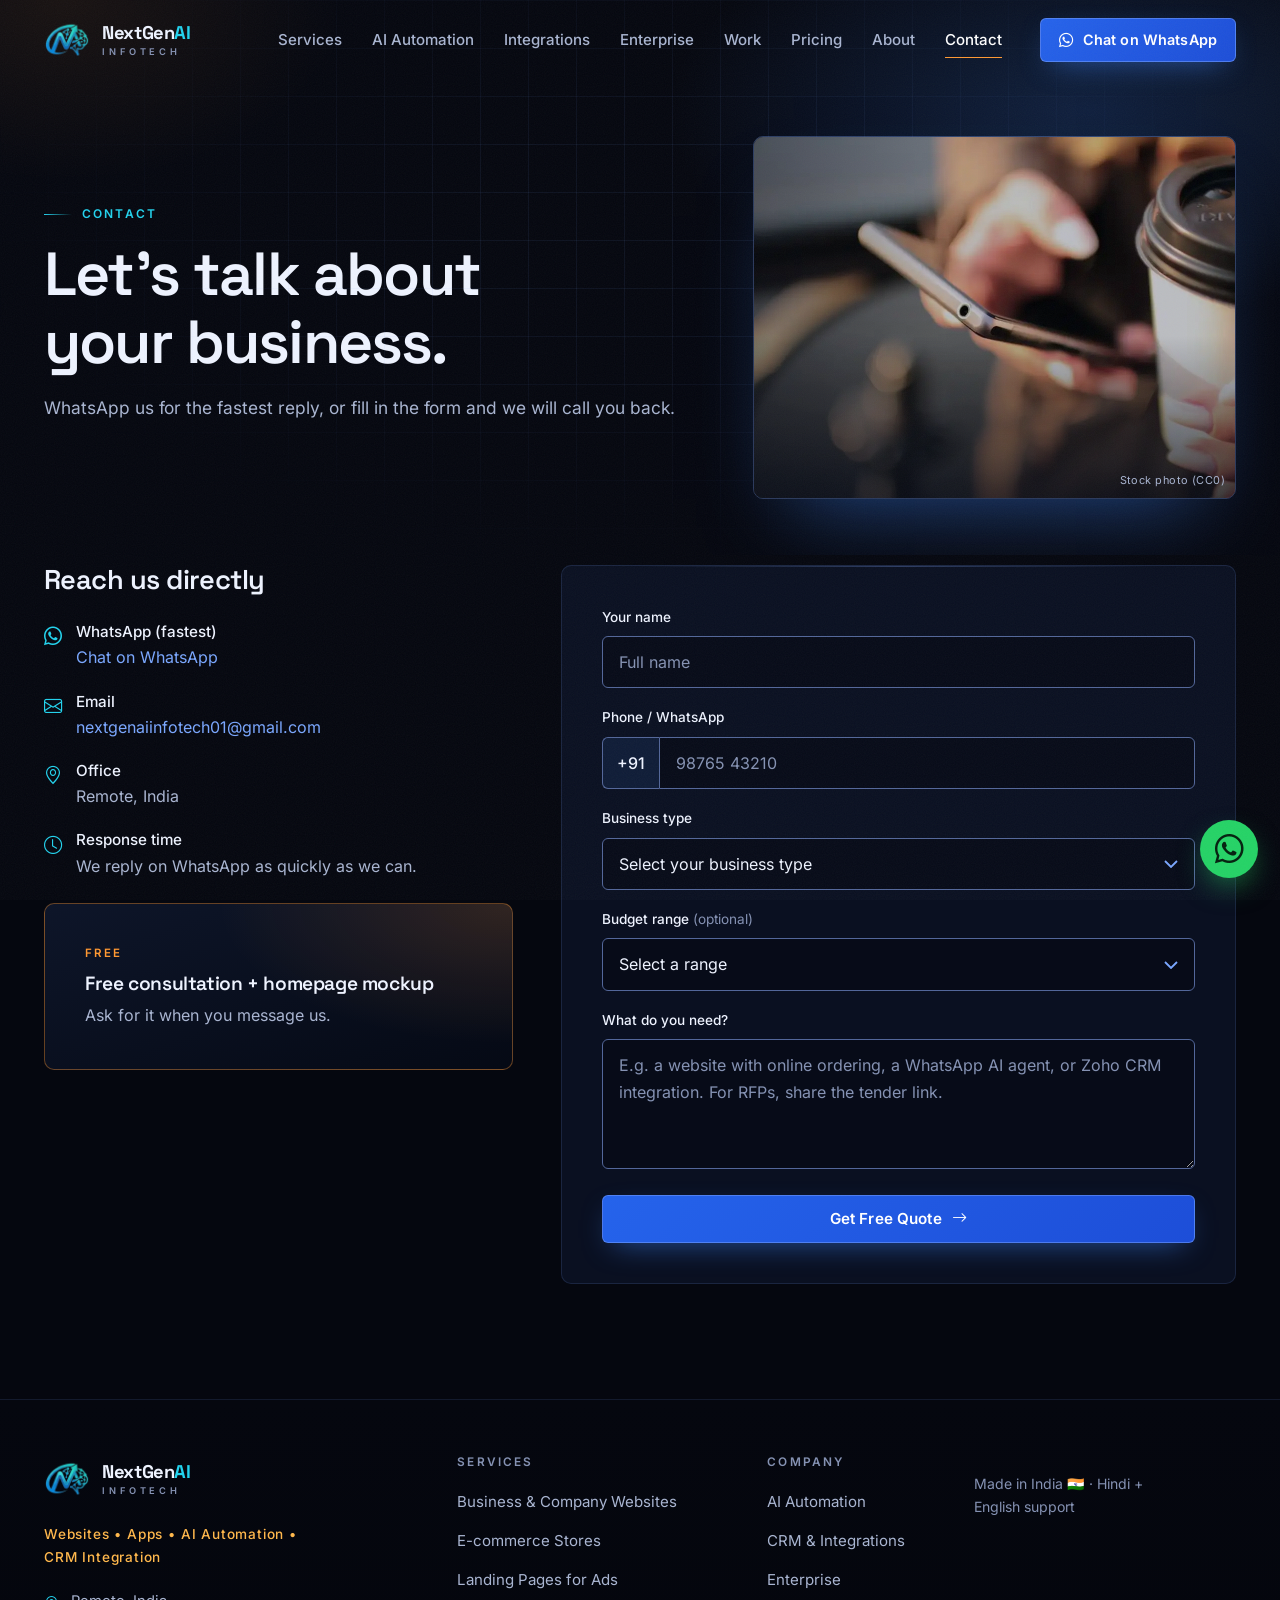
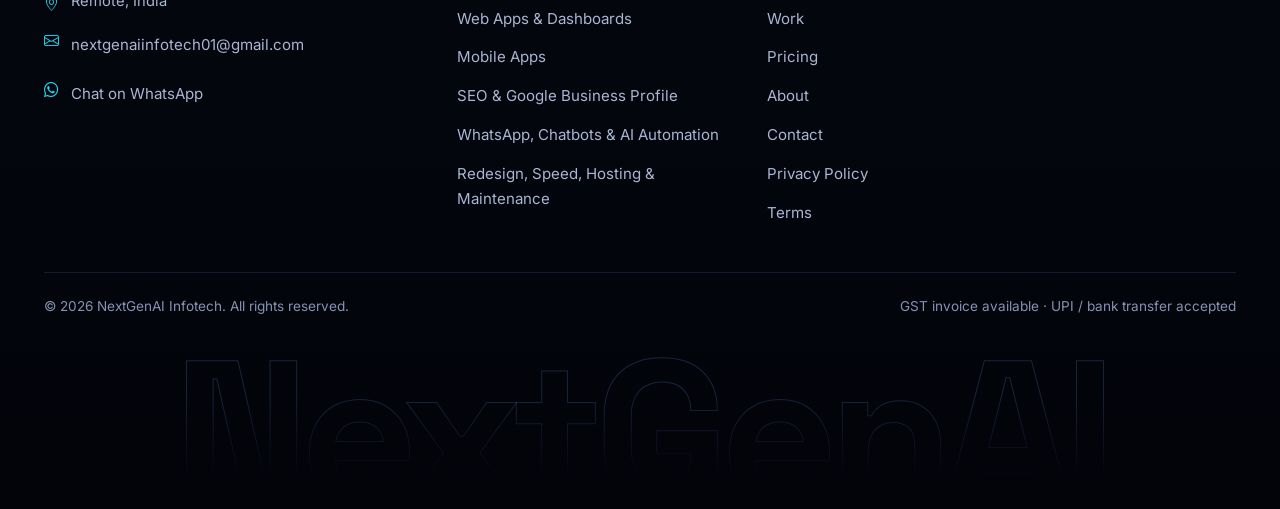
<file: contact.html>
<!DOCTYPE html>
<html lang="en-IN">
<head>
<meta charset="utf-8">
<meta name="viewport" content="width=device-width, initial-scale=1, viewport-fit=cover">
<title>Contact NextGenAI Infotech | Get a Free Quote</title>
<meta name="description" content="Contact NextGenAI Infotech on WhatsApp or by phone for a free consultation and quote for your website, app or automation project.">
<meta name="robots" content="index, follow">
<meta name="theme-color" content="#05070f">
<link rel="canonical" href="https://www.example.com/contact.html">
<meta property="og:type" content="website">
<meta property="og:locale" content="en_IN">
<meta property="og:site_name" content="NextGenAI Infotech">
<meta property="og:title" content="Contact NextGenAI Infotech | Get a Free Quote">
<meta property="og:description" content="Contact NextGenAI Infotech on WhatsApp or by phone for a free consultation and quote for your website, app or automation project.">
<meta property="og:url" content="https://www.example.com/contact.html">
<meta property="og:image" content="https://www.example.com/assets/images/og-cover.png">
<meta property="og:image:width" content="1200">
<meta property="og:image:height" content="630">
<meta name="twitter:card" content="summary_large_image">
<link rel="icon" href="assets/icons/favicon.png" type="image/png" sizes="64x64">
<link rel="apple-touch-icon" href="assets/icons/apple-touch-icon.png">
<link rel="preconnect" href="https://cdn.jsdelivr.net" crossorigin>
<link rel="preload" href="assets/fonts/space-grotesk-latin.woff2" as="font" type="font/woff2" crossorigin>
<link rel="preload" href="assets/fonts/inter-latin.woff2" as="font" type="font/woff2" crossorigin>
<link href="https://cdn.jsdelivr.net/npm/bootstrap@5.3.3/dist/css/bootstrap.min.css" rel="stylesheet">
<link href="https://cdn.jsdelivr.net/npm/bootstrap-icons@1.11.3/font/bootstrap-icons.min.css" rel="stylesheet">
<link href="css/style.css" rel="stylesheet">
<script>document.documentElement.classList.add('js');try{if(sessionStorage.getItem('nga_intro')){document.documentElement.classList.add('no-intro')}else{sessionStorage.setItem('nga_intro','1')}}catch(e){}</script>
<script type="application/ld+json">{"@context": "https://schema.org", "@type": "ProfessionalService", "name": "NextGenAI Infotech", "description": "Full-service web and software studio in India: websites, e-commerce, mobile apps, SEO, WhatsApp integration and AI automation.", "url": "https://www.example.com/", "image": "https://www.example.com/assets/images/og-cover.png", "address": {"@type": "PostalAddress", "addressCountry": "IN"}, "areaServed": {"@type": "Country", "name": "India"}}</script>
</head>
<body>
<a class="skip-link" href="#main">Skip to content</a>
<div class="scroll-progress" aria-hidden="true"></div>
<header class="nx-nav">
  <div class="container">
    <a class="brand" href="index.html" aria-label="NextGenAI Infotech home">
      <img class="brand-mark" src="assets/images/logo-mark.png" width="36" height="36" alt="" decoding="async">
      <span class="brand-text"><strong>NextGen<em>AI</em></strong><small>INFOTECH</small></span>
    </a>
    <button class="nx-toggler" type="button" aria-controls="navMenu" aria-expanded="false" aria-label="Toggle navigation menu"><span></span><span></span><span></span></button>
    <nav class="nx-menu collapse" id="navMenu" aria-label="Primary">
      <ul class="nav-list">
          <li><a class="nav-link-nx" href="services.html">Services</a></li>
          <li><a class="nav-link-nx" href="ai-automation.html">AI Automation</a></li>
          <li><a class="nav-link-nx" href="integrations.html">Integrations</a></li>
          <li><a class="nav-link-nx" href="enterprise.html">Enterprise</a></li>
          <li><a class="nav-link-nx" href="work.html">Work</a></li>
          <li><a class="nav-link-nx" href="pricing.html">Pricing</a></li>
          <li><a class="nav-link-nx" href="about.html">About</a></li>
          <li><a class="nav-link-nx active" href="contact.html" aria-current="page">Contact</a></li>
      </ul>
      <div class="menu-ctas">
        <a class="btn-nx btn-nx--ghost menu-call" href="contact.html" data-call><i class="bi bi-telephone" aria-hidden="true"></i> Call us</a>
        <a class="btn-nx btn-nx--primary btn-nx--sm" href="contact.html" data-whatsapp><i class="bi bi-whatsapp" aria-hidden="true"></i> Chat on WhatsApp</a>
      </div>
    </nav>
  </div>
</header>
<main id="main">
<section class="page-hero page-hero--media"><div class="hero-glow"></div><div class="grid-bg"></div><div class="container"><div class="ph-text"><span class="eyebrow reveal">CONTACT</span><h1 data-split class="hero-split">Let's talk about your business.</h1><p class="lead reveal">WhatsApp us for the fastest reply, or fill in the form and we will call you back.</p></div><figure class="ph-media reveal"><img src="assets/images/photos/contact-phone.webp" width="960" height="720" alt="A phone and a cup of coffee" fetchpriority="low" decoding="async"><figcaption>Stock photo (CC0)</figcaption></figure></div></section>
<section class="section" style="padding-top:10px"><div class="container"><div class="row g-5">
  <div class="col-lg-5 reveal"><h2 class="section-title" style="font-size:1.7rem">Reach us directly</h2><ul class="contact-info">
  <li><i class="bi bi-whatsapp" aria-hidden="true"></i><div><strong>WhatsApp (fastest)</strong><a href="contact.html" data-whatsapp>Chat on WhatsApp</a></div></li>
  <li><i class="bi bi-telephone" aria-hidden="true"></i><div><strong>Call</strong><a href="contact.html" data-call data-cfg="phone" data-ph="[+91 XXXXX XXXXX]"></a></div></li>
  <li><i class="bi bi-envelope" aria-hidden="true"></i><div><strong>Email</strong><a href="mailto:nextgenaiinfotech01@gmail.com" data-cfg="email">nextgenaiinfotech01@gmail.com</a></div></li>
  <li><i class="bi bi-geo-alt" aria-hidden="true"></i><div><strong>Office</strong><span data-cfg="address" data-ph="[Office address, City]"></span></div></li>
  <li><i class="bi bi-clock" aria-hidden="true"></i><div><strong>Response time</strong>We reply on WhatsApp as quickly as we can.</div></li>
</ul>
    <div class="offer mt-4"><div><span class="tag">Free</span><h3 style="font-size:1.2rem">Free consultation + homepage mockup</h3><p>Ask for it when you message us.</p></div></div></div>
  <div class="col-lg-7 reveal"><form class="card-nx form-nx" id="inquiryForm" action="mailto:nextgenaiinfotech01@gmail.com" method="post" enctype="text/plain" novalidate data-no-tilt aria-label="Get a free quote">
  <div class="field"><label for="f-name">Your name</label><input class="input-nx" id="f-name" name="name" type="text" autocomplete="name" maxlength="80" required aria-describedby="f-name-error" placeholder="Full name"><div class="field-error" id="f-name-error" role="alert"><i class="bi bi-exclamation-circle" aria-hidden="true"></i><span></span></div></div>
  <div class="field"><label for="f-phone">Phone / WhatsApp</label><div class="phone-group"><span class="prefix" aria-hidden="true">+91</span><input class="input-nx" id="f-phone" name="phone" type="tel" inputmode="tel" maxlength="12" autocomplete="tel-national" required aria-describedby="f-phone-error" placeholder="98765 43210"></div><div class="field-error" id="f-phone-error" role="alert"><i class="bi bi-exclamation-circle" aria-hidden="true"></i><span></span></div></div>
  <div class="field"><label for="f-type">Business type</label><select class="input-nx" id="f-type" name="businessType" required aria-describedby="f-type-error"><option value="">Select your business type</option><option>Restaurant / Cloud kitchen</option><option>Clinic / Doctor</option><option>Coaching / School</option><option>Real estate</option><option>D2C / Local brand</option><option>Salon / Gym</option><option>CA / Legal firm</option><option>Manufacturer / Exporter</option><option>Startup</option><option>SME / Mid-size company</option><option>Enterprise / Large company</option><option>Government / Institution</option><option>Other</option></select><div class="field-error" id="f-type-error" role="alert"><i class="bi bi-exclamation-circle" aria-hidden="true"></i><span></span></div></div>
  <div class="field"><label for="f-budget">Budget range <span class="opt">(optional)</span></label><select class="input-nx" id="f-budget" name="budget"><option value="">Select a range</option><option>Under ₹25,000</option><option>₹25,000 – ₹50,000</option><option>₹50,000 – ₹1,00,000</option><option>₹1,00,000 – ₹3,00,000</option><option>₹3,00,000 – ₹10,00,000</option><option>₹10,00,000 – ₹50,00,000</option><option>₹50,00,000+</option><option>Not sure yet</option></select></div>
  <div class="field"><label for="f-message">What do you need?</label><textarea class="input-nx" id="f-message" name="message" maxlength="3000" required aria-describedby="f-message-error" placeholder="E.g. a website with online ordering, a WhatsApp AI agent, or Zoho CRM integration. For RFPs, share the tender link."></textarea><div class="field-error" id="f-message-error" role="alert"><i class="bi bi-exclamation-circle" aria-hidden="true"></i><span></span></div></div>
  <input type="text" name="_honey" tabindex="-1" autocomplete="off" aria-hidden="true" style="position:absolute;left:-9999px;width:1px;height:1px;opacity:0">
  <button class="btn-nx btn-nx--primary btn-nx--block" type="submit">Get Free Quote <i class="bi bi-arrow-right" aria-hidden="true"></i></button>
  <div class="form-status" id="formStatus" role="status" aria-live="polite"></div>
</form></div>
</div></div></section></main>
<footer class="footer">
  <div class="container">
    <div class="row g-4 g-lg-5">
      <div class="col-lg-4">
        <a class="brand" href="index.html" aria-label="NextGenAI Infotech home"><img class="brand-mark" src="assets/images/logo-mark.png" width="36" height="36" alt="" decoding="async"><span class="brand-text"><strong>NextGen<em>AI</em></strong><small>INFOTECH</small></span></a>
        <p class="tagline">Websites • Apps • AI Automation • CRM Integration</p>
        <ul class="footer-contact mt-3">
          <li><i class="bi bi-geo-alt" aria-hidden="true"></i><span data-cfg="address" data-ph="[Office address, City]"></span></li>
          <li><i class="bi bi-envelope" aria-hidden="true"></i><a href="mailto:nextgenaiinfotech01@gmail.com" data-cfg="email">nextgenaiinfotech01@gmail.com</a></li>
          <li><i class="bi bi-telephone" aria-hidden="true"></i><a href="contact.html" data-call data-cfg="phone" data-ph="[+91 XXXXX XXXXX]"></a></li>
          <li><i class="bi bi-whatsapp" aria-hidden="true"></i><a href="contact.html" data-whatsapp>Chat on WhatsApp</a></li>
        </ul>
      </div>
      <div class="col-6 col-lg-3"><h2>Services</h2><ul><li><a href="services.html#websites">Business & Company Websites</a></li><li><a href="services.html#ecommerce">E-commerce Stores</a></li><li><a href="services.html#landing">Landing Pages for Ads</a></li><li><a href="services.html#webapps">Web Apps & Dashboards</a></li><li><a href="services.html#mobile">Mobile Apps</a></li><li><a href="services.html#seo">SEO & Google Business Profile</a></li><li><a href="services.html#whatsapp">WhatsApp, Chatbots & AI Automation</a></li><li><a href="services.html#maintenance">Redesign, Speed, Hosting & Maintenance</a></li></ul></div>
      <div class="col-6 col-lg-2"><h2>Company</h2><ul>
        <li><a href="ai-automation.html">AI Automation</a></li><li><a href="integrations.html">CRM &amp; Integrations</a></li><li><a href="enterprise.html">Enterprise</a></li><li><a href="work.html">Work</a></li><li><a href="pricing.html">Pricing</a></li><li><a href="about.html">About</a></li><li><a href="contact.html">Contact</a></li><li><a href="privacy.html">Privacy Policy</a></li><li><a href="terms.html">Terms</a></li></ul></div>
      <div class="col-lg-3"><h2>Follow</h2>
        <div class="social">
          <a href="contact.html" data-social="linkedin" aria-label="NextGenAI Infotech on LinkedIn"><i class="bi bi-linkedin" aria-hidden="true"></i></a>
          <a href="contact.html" data-social="instagram" aria-label="NextGenAI Infotech on Instagram"><i class="bi bi-instagram" aria-hidden="true"></i></a>
          <a href="contact.html" data-social="github" aria-label="NextGenAI Infotech on GitHub"><i class="bi bi-github" aria-hidden="true"></i></a>
        </div>
        <p class="mt-3" style="font-size:.88rem;color:var(--faint)">Made in India 🇮🇳 · Hindi + English support</p>
      </div>
    </div>
    <div class="footer-bottom"><p>&copy; <span id="year">2026</span> NextGenAI Infotech. All rights reserved.</p><p>GST invoice available · UPI / bank transfer accepted</p></div>
  </div>
  <div class="footer-mark" aria-hidden="true">NextGenAI</div>
</footer>
<a class="wa-float" href="contact.html" data-whatsapp aria-label="Chat on WhatsApp"><i class="bi bi-whatsapp" aria-hidden="true"></i></a>
<nav class="mobile-bar" aria-label="Quick contact">
  <a href="contact.html" data-call><i class="bi bi-telephone" aria-hidden="true"></i> Call</a>
  <a class="mb-wa" href="contact.html" data-whatsapp><i class="bi bi-whatsapp" aria-hidden="true"></i> WhatsApp</a>
  <a class="mb-quote" href="contact.html"><i class="bi bi-chat-square-text" aria-hidden="true"></i> Get Quote</a>
</nav>
<script src="https://cdn.jsdelivr.net/npm/bootstrap@5.3.3/dist/js/bootstrap.bundle.min.js" defer></script>
<script src="js/effects.js" defer></script>
<script src="js/main.js" defer></script>
</body>
</html>
</file>
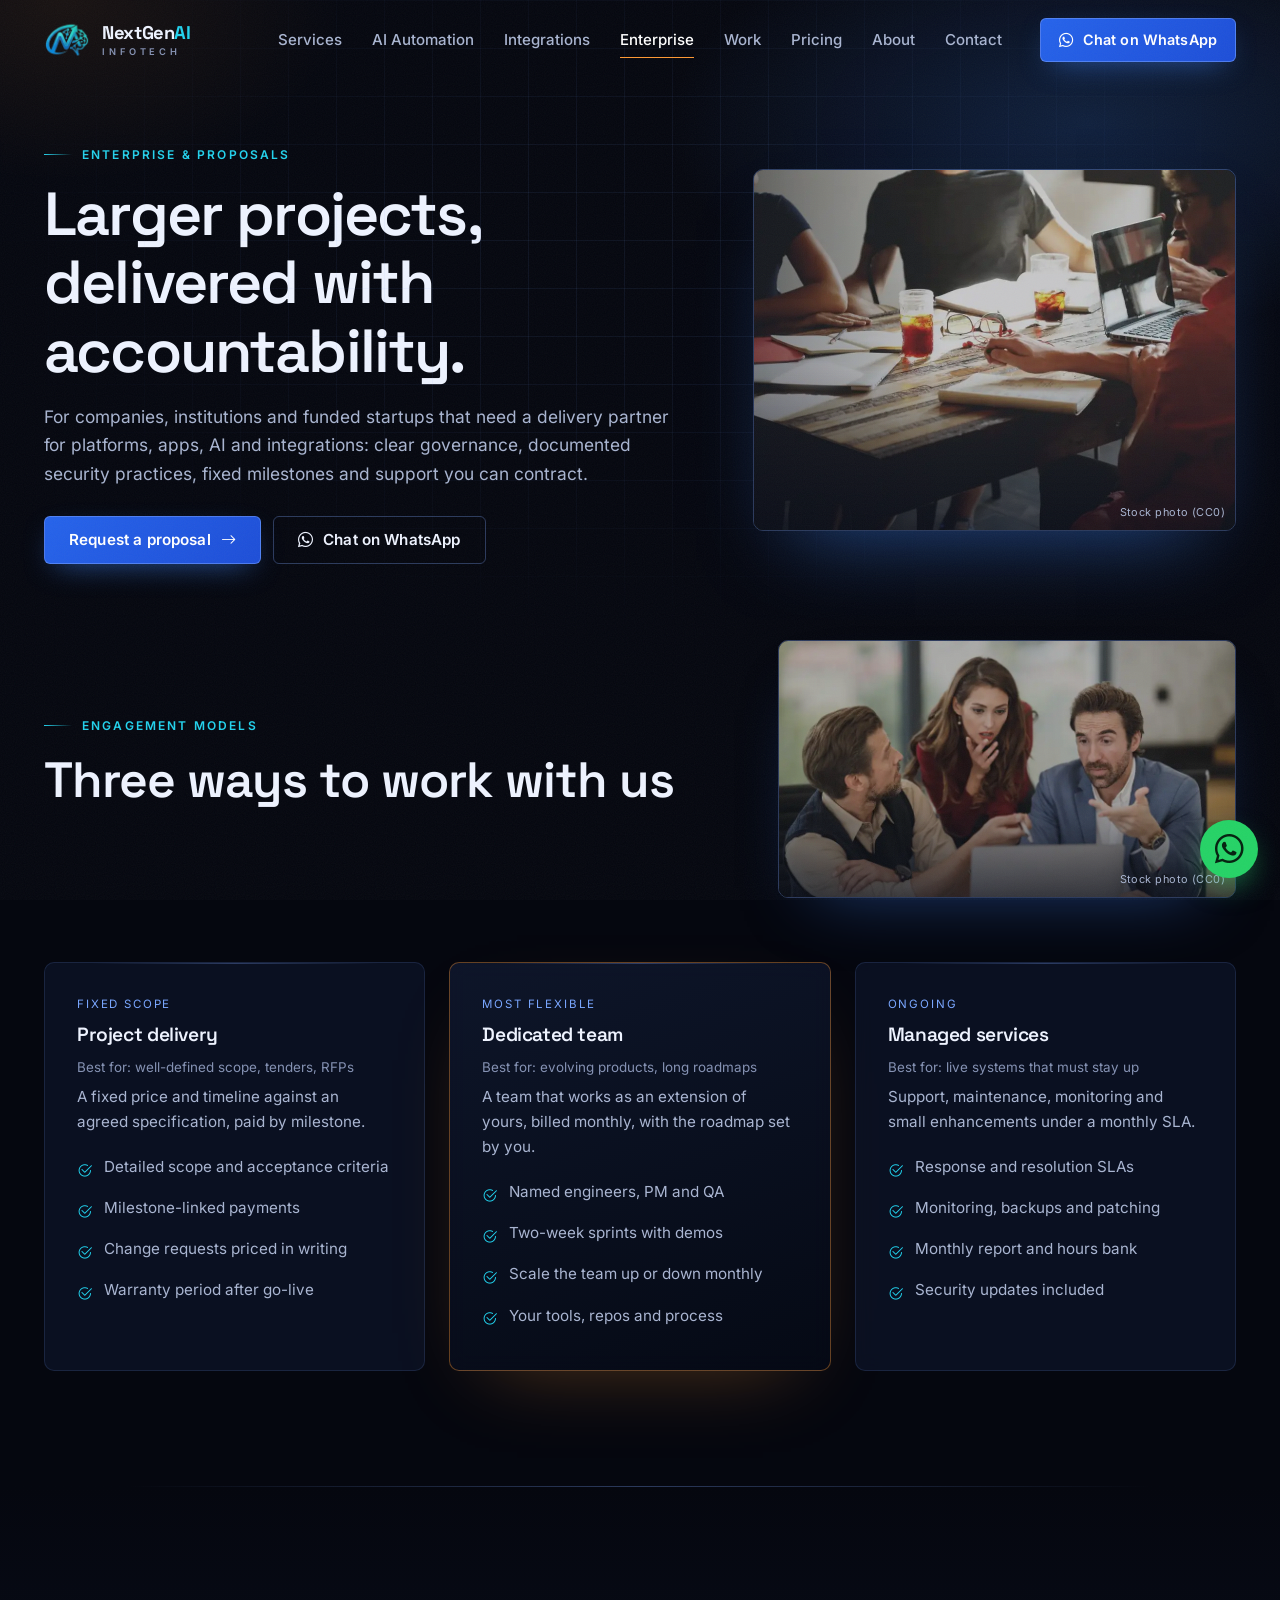
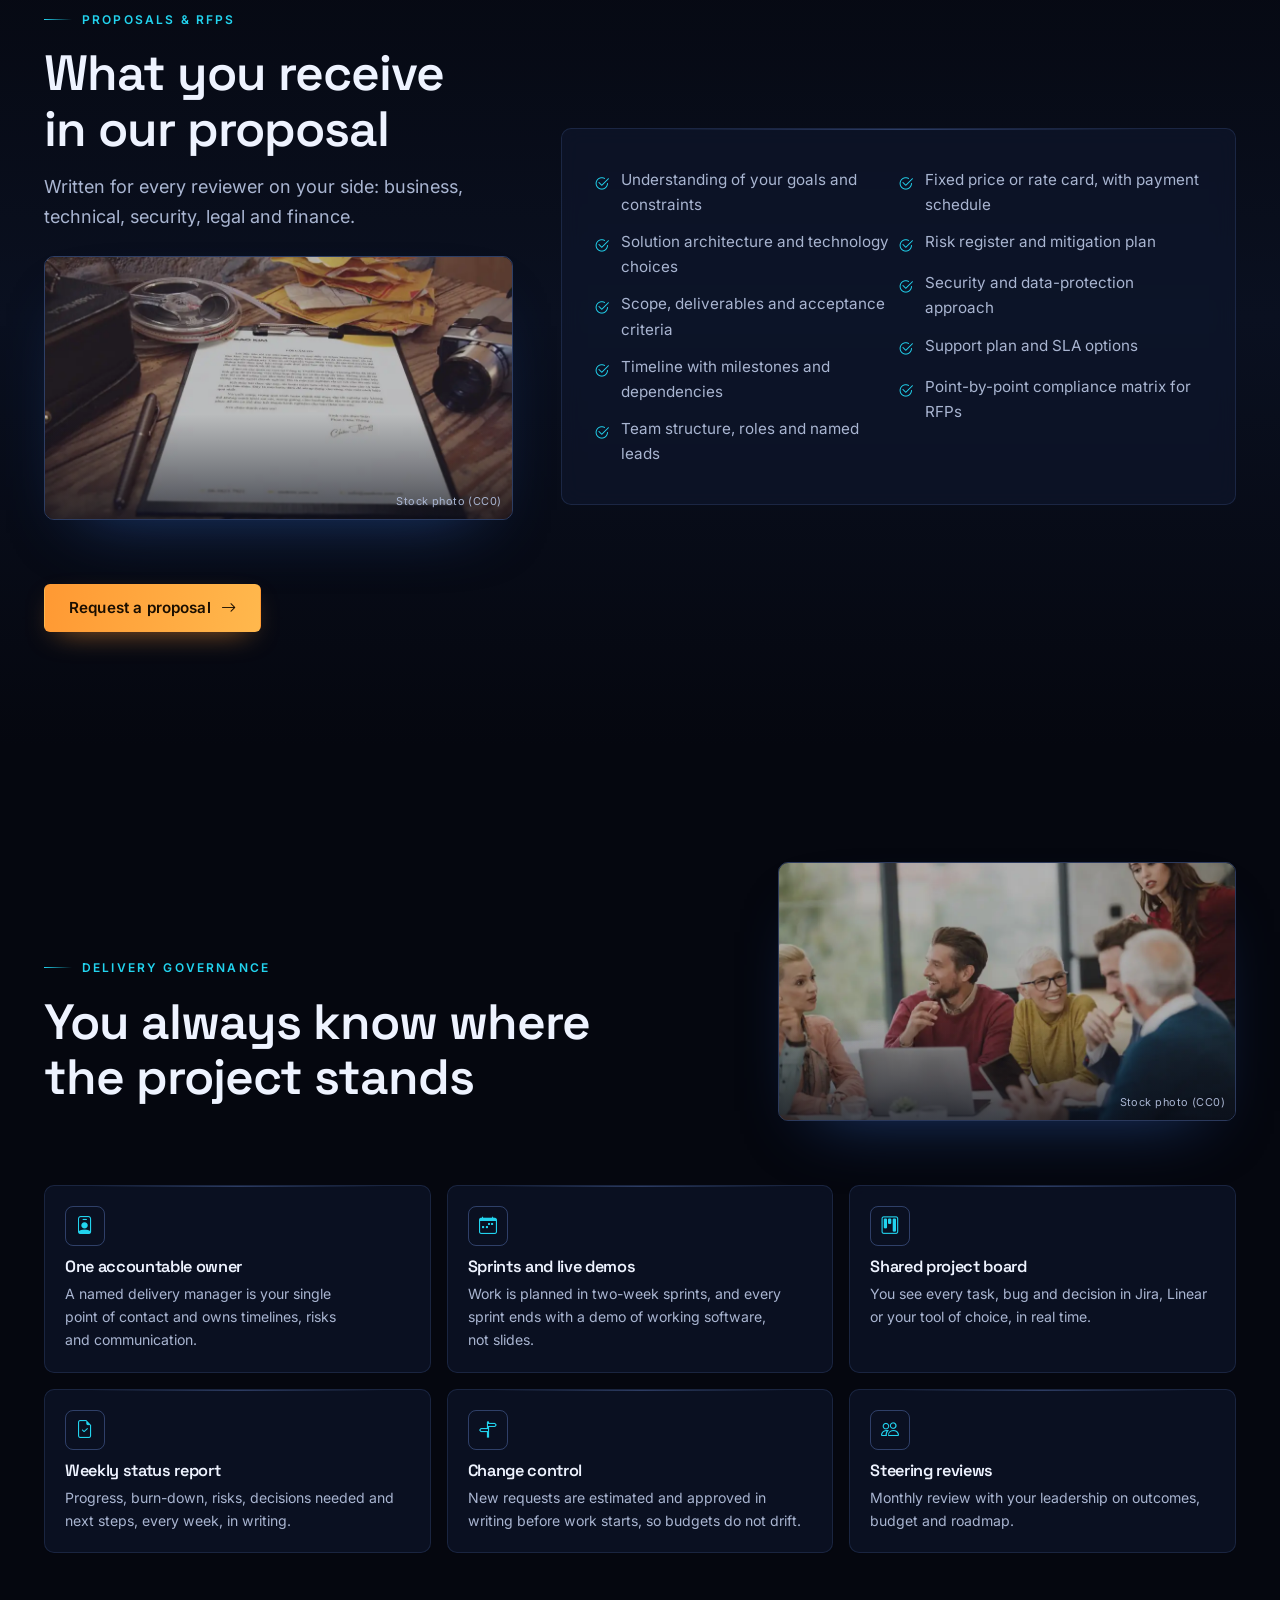
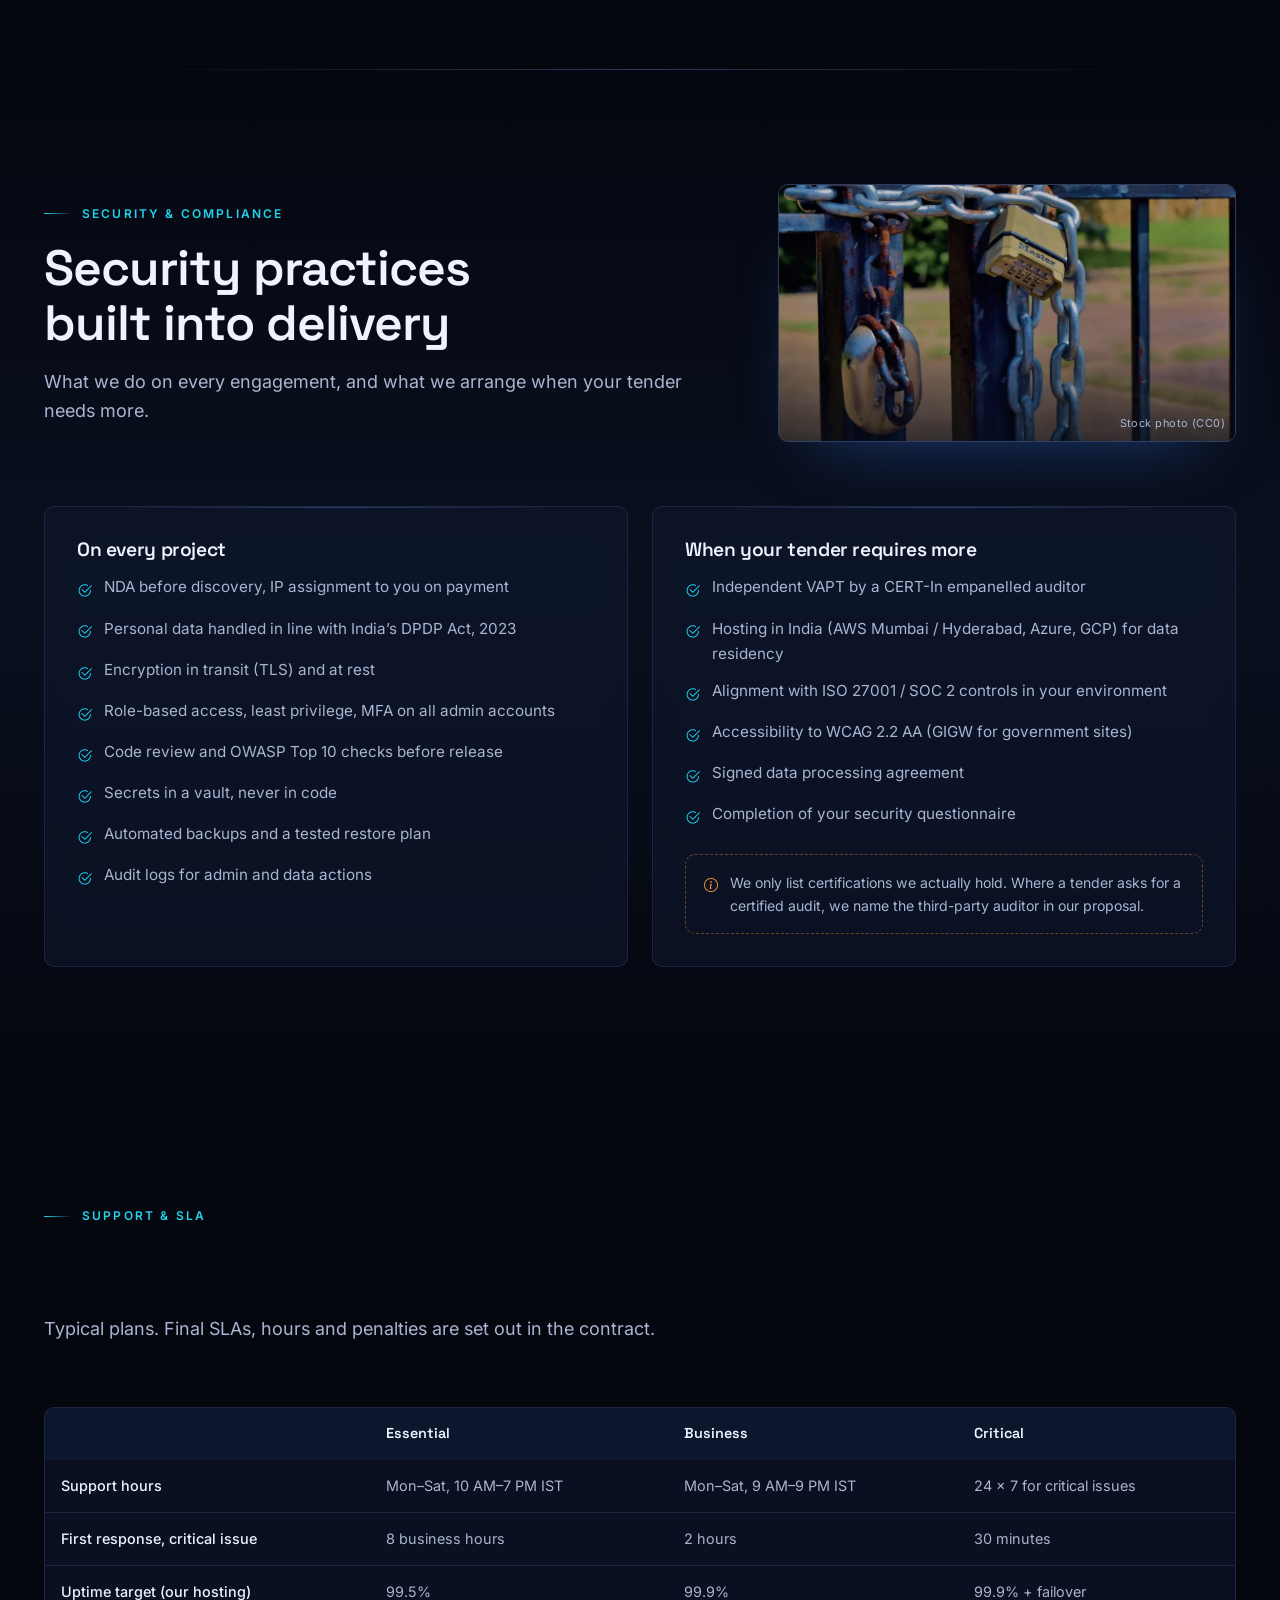
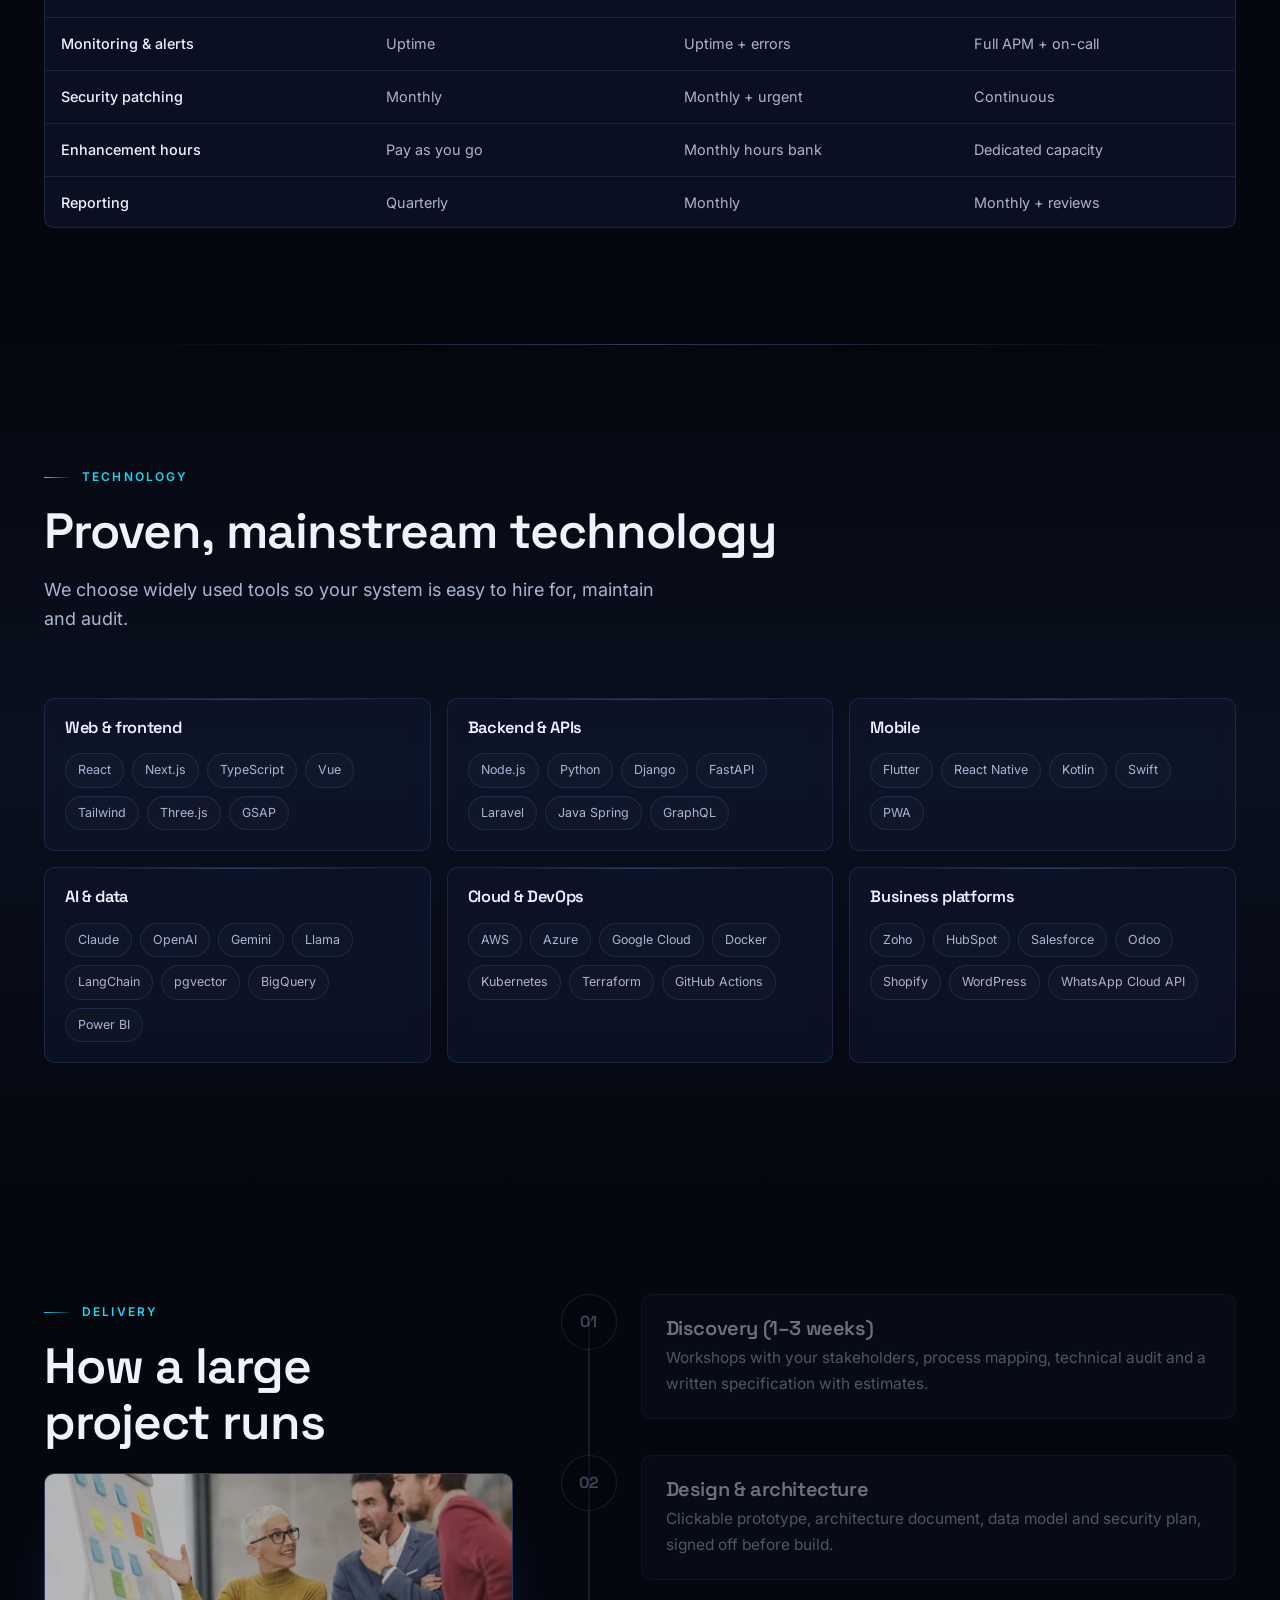
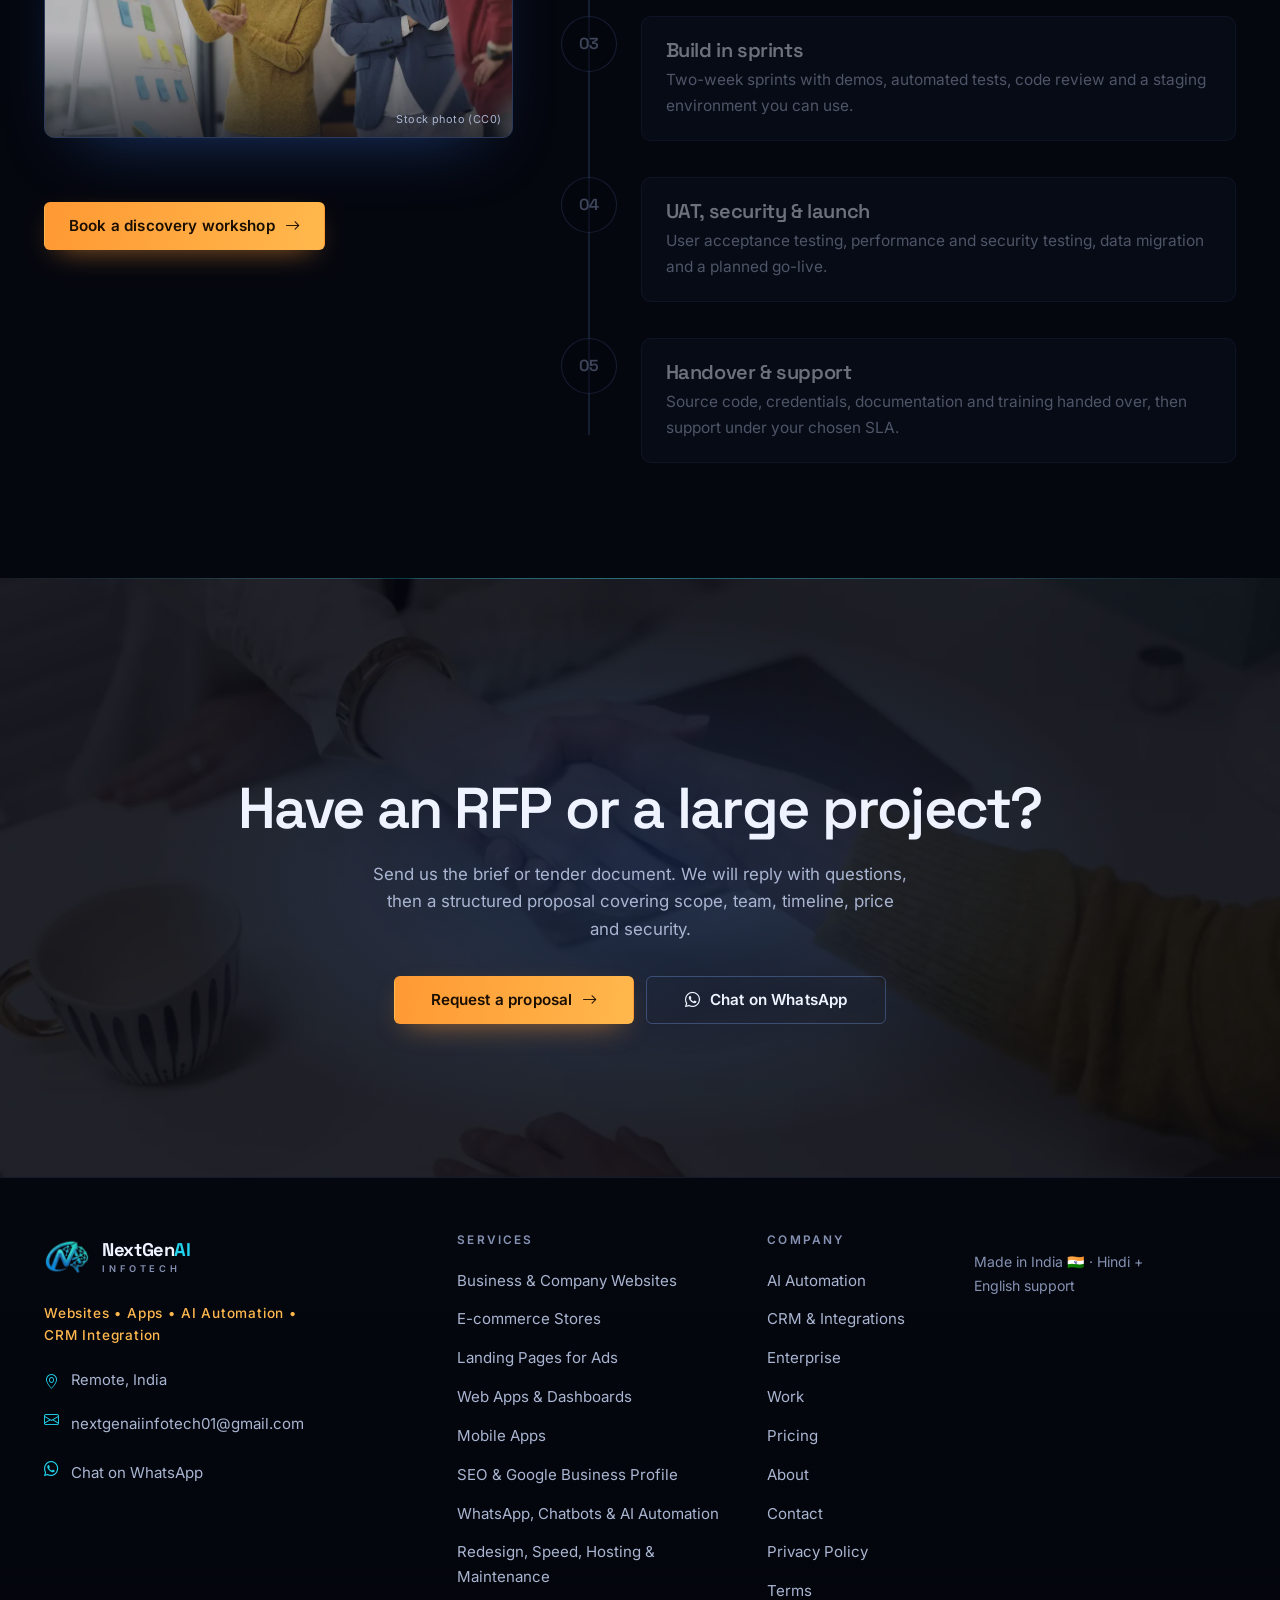
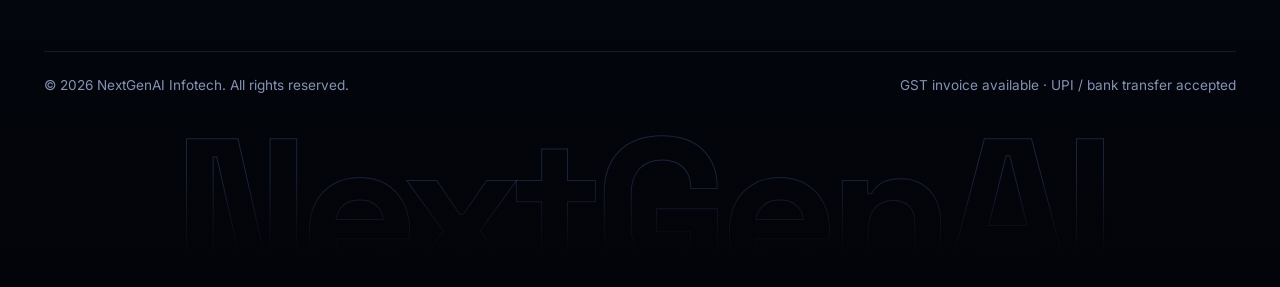
<file: enterprise.html>
<!DOCTYPE html>
<html lang="en-IN">
<head>
<meta charset="utf-8">
<meta name="viewport" content="width=device-width, initial-scale=1, viewport-fit=cover">
<title>Enterprise Software Development &amp; RFP Proposals | NextGenAI Infotech</title>
<meta name="description" content="Engagement models, delivery governance, security practices and SLAs for enterprise software, AI and integration projects. Request a proposal.">
<meta name="robots" content="index, follow">
<meta name="theme-color" content="#05070f">
<link rel="canonical" href="https://www.example.com/enterprise.html">
<meta property="og:type" content="website">
<meta property="og:locale" content="en_IN">
<meta property="og:site_name" content="NextGenAI Infotech">
<meta property="og:title" content="Enterprise Software Development &amp; RFP Proposals | NextGenAI Infotech">
<meta property="og:description" content="Engagement models, delivery governance, security practices and SLAs for enterprise software, AI and integration projects. Request a proposal.">
<meta property="og:url" content="https://www.example.com/enterprise.html">
<meta property="og:image" content="https://www.example.com/assets/images/og-cover.png">
<meta property="og:image:width" content="1200">
<meta property="og:image:height" content="630">
<meta name="twitter:card" content="summary_large_image">
<link rel="icon" href="assets/icons/favicon.png" type="image/png" sizes="64x64">
<link rel="apple-touch-icon" href="assets/icons/apple-touch-icon.png">
<link rel="preconnect" href="https://cdn.jsdelivr.net" crossorigin>
<link rel="preload" href="assets/fonts/space-grotesk-latin.woff2" as="font" type="font/woff2" crossorigin>
<link rel="preload" href="assets/fonts/inter-latin.woff2" as="font" type="font/woff2" crossorigin>
<link href="https://cdn.jsdelivr.net/npm/bootstrap@5.3.3/dist/css/bootstrap.min.css" rel="stylesheet">
<link href="https://cdn.jsdelivr.net/npm/bootstrap-icons@1.11.3/font/bootstrap-icons.min.css" rel="stylesheet">
<link href="css/style.css" rel="stylesheet">
<script>document.documentElement.classList.add('js');try{if(sessionStorage.getItem('nga_intro')){document.documentElement.classList.add('no-intro')}else{sessionStorage.setItem('nga_intro','1')}}catch(e){}</script>
</head>
<body>
<a class="skip-link" href="#main">Skip to content</a>
<div class="scroll-progress" aria-hidden="true"></div>
<header class="nx-nav">
  <div class="container">
    <a class="brand" href="index.html" aria-label="NextGenAI Infotech home">
      <img class="brand-mark" src="assets/images/logo-mark.png" width="36" height="36" alt="" decoding="async">
      <span class="brand-text"><strong>NextGen<em>AI</em></strong><small>INFOTECH</small></span>
    </a>
    <button class="nx-toggler" type="button" aria-controls="navMenu" aria-expanded="false" aria-label="Toggle navigation menu"><span></span><span></span><span></span></button>
    <nav class="nx-menu collapse" id="navMenu" aria-label="Primary">
      <ul class="nav-list">
          <li><a class="nav-link-nx" href="services.html">Services</a></li>
          <li><a class="nav-link-nx" href="ai-automation.html">AI Automation</a></li>
          <li><a class="nav-link-nx" href="integrations.html">Integrations</a></li>
          <li><a class="nav-link-nx active" href="enterprise.html" aria-current="page">Enterprise</a></li>
          <li><a class="nav-link-nx" href="work.html">Work</a></li>
          <li><a class="nav-link-nx" href="pricing.html">Pricing</a></li>
          <li><a class="nav-link-nx" href="about.html">About</a></li>
          <li><a class="nav-link-nx" href="contact.html">Contact</a></li>
      </ul>
      <div class="menu-ctas">
        <a class="btn-nx btn-nx--ghost menu-call" href="contact.html" data-call><i class="bi bi-telephone" aria-hidden="true"></i> Call us</a>
        <a class="btn-nx btn-nx--primary btn-nx--sm" href="contact.html" data-whatsapp><i class="bi bi-whatsapp" aria-hidden="true"></i> Chat on WhatsApp</a>
      </div>
    </nav>
  </div>
</header>
<main id="main">
<section class="page-hero page-hero--media"><div class="hero-glow"></div><div class="grid-bg"></div><div class="container"><div class="ph-text"><span class="eyebrow reveal">ENTERPRISE &amp; PROPOSALS</span><h1 data-split class="hero-split">Larger projects, delivered with accountability.</h1><p class="lead reveal">For companies, institutions and funded startups that need a delivery partner for platforms, apps, AI and integrations: clear governance, documented security practices, fixed milestones and support you can contract.</p><div class="hero-cta reveal" style="margin-top:28px"><a class="btn-nx btn-nx--primary" href="contact.html?service=Proposal%20request">Request a proposal <i class="bi bi-arrow-right" aria-hidden="true"></i></a><a class="btn-nx btn-nx--ghost" href="contact.html" data-whatsapp><i class="bi bi-whatsapp" aria-hidden="true"></i> Chat on WhatsApp</a></div></div><figure class="ph-media reveal"><img src="assets/images/photos/enterprise-planning.webp" width="960" height="720" alt="A project team planning around a table with laptops and notes" decoding="async" fetchpriority="low"><figcaption>Stock photo (CC0)</figcaption></figure></div></section>
<section class="section" style="padding-top:20px" aria-labelledby="models-title"><div class="container">
<div class="section-head section-head--media"><div class="sh-text"><span class="eyebrow reveal">ENGAGEMENT MODELS</span><h2 id="models-title" class="section-title" data-split>Three ways to work with us</h2><p class="section-lead reveal" style="--d:.1s">Pick the model that matches how certain your scope is. We can combine them, for example a fixed-price first phase followed by a dedicated team.</p></div><figure class="sec-media reveal"><img src="assets/images/photos/ent-discussion.webp" width="960" height="540" alt="Three people discussing work around a laptop" loading="lazy" decoding="async"><figcaption>Stock photo (CC0)</figcaption></figure></div>
<div class="row g-4">
<div class="col-lg-4 reveal"><article class="card-nx model" data-no-tilt><span class="cap-kicker">Fixed scope</span><h3>Project delivery</h3><p class="best">Best for: well-defined scope, tenders, RFPs</p><p>A fixed price and timeline against an agreed specification, paid by milestone.</p><ul class="check-list"><li><i class="bi bi-check2-circle" aria-hidden="true"></i><span>Detailed scope and acceptance criteria</span></li><li><i class="bi bi-check2-circle" aria-hidden="true"></i><span>Milestone-linked payments</span></li><li><i class="bi bi-check2-circle" aria-hidden="true"></i><span>Change requests priced in writing</span></li><li><i class="bi bi-check2-circle" aria-hidden="true"></i><span>Warranty period after go-live</span></li></ul></article></div>
<div class="col-lg-4 reveal"><article class="card-nx model price-card--featured" data-no-tilt><span class="cap-kicker">Most flexible</span><h3>Dedicated team</h3><p class="best">Best for: evolving products, long roadmaps</p><p>A team that works as an extension of yours, billed monthly, with the roadmap set by you.</p><ul class="check-list"><li><i class="bi bi-check2-circle" aria-hidden="true"></i><span>Named engineers, PM and QA</span></li><li><i class="bi bi-check2-circle" aria-hidden="true"></i><span>Two-week sprints with demos</span></li><li><i class="bi bi-check2-circle" aria-hidden="true"></i><span>Scale the team up or down monthly</span></li><li><i class="bi bi-check2-circle" aria-hidden="true"></i><span>Your tools, repos and process</span></li></ul></article></div>
<div class="col-lg-4 reveal"><article class="card-nx model" data-no-tilt><span class="cap-kicker">Ongoing</span><h3>Managed services</h3><p class="best">Best for: live systems that must stay up</p><p>Support, maintenance, monitoring and small enhancements under a monthly SLA.</p><ul class="check-list"><li><i class="bi bi-check2-circle" aria-hidden="true"></i><span>Response and resolution SLAs</span></li><li><i class="bi bi-check2-circle" aria-hidden="true"></i><span>Monitoring, backups and patching</span></li><li><i class="bi bi-check2-circle" aria-hidden="true"></i><span>Monthly report and hours bank</span></li><li><i class="bi bi-check2-circle" aria-hidden="true"></i><span>Security updates included</span></li></ul></article></div>
</div></div></section>
<section class="section section--alt" id="proposal" aria-labelledby="prop-title"><div class="container"><div class="row g-5 align-items-center">
  <div class="col-lg-5"><div class="section-head section-head--media"><div class="sh-text"><span class="eyebrow reveal">PROPOSALS &amp; RFPs</span><h2 id="prop-title" class="section-title" data-split>What you receive in our proposal</h2><p class="section-lead reveal" style="--d:.1s">Written for every reviewer on your side: business, technical, security, legal and finance.</p></div><figure class="sec-media reveal"><img src="assets/images/photos/ent-proposal.webp" width="960" height="540" alt="A signed letter on a clipboard" loading="lazy" decoding="async"><figcaption>Stock photo (CC0)</figcaption></figure></div>
  <a class="btn-nx btn-nx--saffron reveal" href="contact.html?service=Proposal%20%2F%20RFP%20response">Request a proposal <i class="bi bi-arrow-right" aria-hidden="true"></i></a></div>
  <div class="col-lg-7 reveal"><div class="card-nx" data-no-tilt><div class="row g-0"><div class="col-md-6"><ul class="check-list"><li><i class="bi bi-check2-circle" aria-hidden="true"></i><span>Understanding of your goals and constraints</span></li><li><i class="bi bi-check2-circle" aria-hidden="true"></i><span>Solution architecture and technology choices</span></li><li><i class="bi bi-check2-circle" aria-hidden="true"></i><span>Scope, deliverables and acceptance criteria</span></li><li><i class="bi bi-check2-circle" aria-hidden="true"></i><span>Timeline with milestones and dependencies</span></li><li><i class="bi bi-check2-circle" aria-hidden="true"></i><span>Team structure, roles and named leads</span></li></ul></div><div class="col-md-6"><ul class="check-list"><li><i class="bi bi-check2-circle" aria-hidden="true"></i><span>Fixed price or rate card, with payment schedule</span></li><li><i class="bi bi-check2-circle" aria-hidden="true"></i><span>Risk register and mitigation plan</span></li><li><i class="bi bi-check2-circle" aria-hidden="true"></i><span>Security and data-protection approach</span></li><li><i class="bi bi-check2-circle" aria-hidden="true"></i><span>Support plan and SLA options</span></li><li><i class="bi bi-check2-circle" aria-hidden="true"></i><span>Point-by-point compliance matrix for RFPs</span></li></ul></div></div></div></div>
</div></div></section>
<section class="section" aria-labelledby="gov-title"><div class="container">
<div class="section-head section-head--media"><div class="sh-text"><span class="eyebrow reveal">DELIVERY GOVERNANCE</span><h2 id="gov-title" class="section-title" data-split>You always know where the project stands</h2></div><figure class="sec-media reveal"><img src="assets/images/photos/ent-meeting.webp" width="960" height="540" alt="A team meeting around a table" loading="lazy" decoding="async"><figcaption>Stock photo (CC0)</figcaption></figure></div>
<div class="row row-cols-1 row-cols-md-2 row-cols-lg-3 g-3"><div class="col reveal" style="--d:0.00s"><div class="card-nx mini" data-no-tilt><i class="bi bi-person-badge" aria-hidden="true"></i><h3>One accountable owner</h3><p>A named delivery manager is your single point of contact and owns timelines, risks and communication.</p></div></div><div class="col reveal" style="--d:0.06s"><div class="card-nx mini" data-no-tilt><i class="bi bi-calendar-week" aria-hidden="true"></i><h3>Sprints and live demos</h3><p>Work is planned in two-week sprints, and every sprint ends with a demo of working software, not slides.</p></div></div><div class="col reveal" style="--d:0.12s"><div class="card-nx mini" data-no-tilt><i class="bi bi-kanban" aria-hidden="true"></i><h3>Shared project board</h3><p>You see every task, bug and decision in Jira, Linear or your tool of choice, in real time.</p></div></div><div class="col reveal" style="--d:0.00s"><div class="card-nx mini" data-no-tilt><i class="bi bi-file-earmark-check" aria-hidden="true"></i><h3>Weekly status report</h3><p>Progress, burn-down, risks, decisions needed and next steps, every week, in writing.</p></div></div><div class="col reveal" style="--d:0.06s"><div class="card-nx mini" data-no-tilt><i class="bi bi-signpost-split" aria-hidden="true"></i><h3>Change control</h3><p>New requests are estimated and approved in writing before work starts, so budgets do not drift.</p></div></div><div class="col reveal" style="--d:0.12s"><div class="card-nx mini" data-no-tilt><i class="bi bi-people" aria-hidden="true"></i><h3>Steering reviews</h3><p>Monthly review with your leadership on outcomes, budget and roadmap.</p></div></div></div>
</div></section>
<section class="section section--alt" id="security" aria-labelledby="sec-title"><div class="container">
<div class="section-head section-head--media"><div class="sh-text"><span class="eyebrow reveal">SECURITY &amp; COMPLIANCE</span><h2 id="sec-title" class="section-title" data-split>Security practices built into delivery</h2><p class="section-lead reveal" style="--d:.1s">What we do on every engagement, and what we arrange when your tender needs more.</p></div><figure class="sec-media reveal"><img src="assets/images/photos/ent-security.webp" width="960" height="540" alt="A padlock and chain on a gate" loading="lazy" decoding="async"><figcaption>Stock photo (CC0)</figcaption></figure></div>
<div class="row g-4">
  <div class="col-lg-6 reveal"><div class="card-nx" data-no-tilt><h3>On every project</h3><ul class="check-list"><li><i class="bi bi-check2-circle" aria-hidden="true"></i><span>NDA before discovery, IP assignment to you on payment</span></li><li><i class="bi bi-check2-circle" aria-hidden="true"></i><span>Personal data handled in line with India’s DPDP Act, 2023</span></li><li><i class="bi bi-check2-circle" aria-hidden="true"></i><span>Encryption in transit (TLS) and at rest</span></li><li><i class="bi bi-check2-circle" aria-hidden="true"></i><span>Role-based access, least privilege, MFA on all admin accounts</span></li><li><i class="bi bi-check2-circle" aria-hidden="true"></i><span>Code review and OWASP Top 10 checks before release</span></li><li><i class="bi bi-check2-circle" aria-hidden="true"></i><span>Secrets in a vault, never in code</span></li><li><i class="bi bi-check2-circle" aria-hidden="true"></i><span>Automated backups and a tested restore plan</span></li><li><i class="bi bi-check2-circle" aria-hidden="true"></i><span>Audit logs for admin and data actions</span></li></ul></div></div>
  <div class="col-lg-6 reveal" style="--d:.08s"><div class="card-nx" data-no-tilt><h3>When your tender requires more</h3><ul class="check-list"><li><i class="bi bi-check2-circle" aria-hidden="true"></i><span>Independent VAPT by a CERT-In empanelled auditor</span></li><li><i class="bi bi-check2-circle" aria-hidden="true"></i><span>Hosting in India (AWS Mumbai / Hyderabad, Azure, GCP) for data residency</span></li><li><i class="bi bi-check2-circle" aria-hidden="true"></i><span>Alignment with ISO 27001 / SOC 2 controls in your environment</span></li><li><i class="bi bi-check2-circle" aria-hidden="true"></i><span>Accessibility to WCAG 2.2 AA (GIGW for government sites)</span></li><li><i class="bi bi-check2-circle" aria-hidden="true"></i><span>Signed data processing agreement</span></li><li><i class="bi bi-check2-circle" aria-hidden="true"></i><span>Completion of your security questionnaire</span></li></ul>
  <div class="honest" style="margin-top:18px"><i class="bi bi-info-circle" aria-hidden="true"></i><p>We only list certifications we actually hold. Where a tender asks for a certified audit, we name the third-party auditor in our proposal.</p></div></div></div>
</div></div></section>
<section class="section" id="sla" aria-labelledby="sla-title"><div class="container">
<div class="section-head"><span class="eyebrow reveal">SUPPORT &amp; SLA</span><h2 id="sla-title" class="section-title" data-split>Support plans after go-live</h2><p class="section-lead reveal" style="--d:.1s">Typical plans. Final SLAs, hours and penalties are set out in the contract.</p></div>
<p class="tbl-hint" aria-hidden="true"><i class="bi bi-arrow-left-right"></i> Swipe to compare plans</p><div class="tbl-wrap reveal" role="region" aria-label="Support plan comparison" tabindex="0"><table class="tbl"><caption class="visually-hidden">Support plan comparison</caption>
<thead><tr><th scope="col">&nbsp;</th><th scope="col">Essential</th><th scope="col">Business</th><th scope="col">Critical</th></tr></thead><tbody>
<tr><th scope="row">Support hours</th><td>Mon–Sat, 10 AM–7 PM IST</td><td>Mon–Sat, 9 AM–9 PM IST</td><td>24 × 7 for critical issues</td></tr>
<tr><th scope="row">First response, critical issue</th><td>8 business hours</td><td>2 hours</td><td>30 minutes</td></tr>
<tr><th scope="row">Uptime target (our hosting)</th><td>99.5%</td><td>99.9%</td><td>99.9% + failover</td></tr>
<tr><th scope="row">Monitoring &amp; alerts</th><td>Uptime</td><td>Uptime + errors</td><td>Full APM + on-call</td></tr>
<tr><th scope="row">Security patching</th><td>Monthly</td><td>Monthly + urgent</td><td>Continuous</td></tr>
<tr><th scope="row">Enhancement hours</th><td>Pay as you go</td><td>Monthly hours bank</td><td>Dedicated capacity</td></tr>
<tr><th scope="row">Reporting</th><td>Quarterly</td><td>Monthly</td><td>Monthly + reviews</td></tr>
</tbody></table></div>
</div></section>
<section class="section section--alt" id="stack" aria-labelledby="stack-title"><div class="container">
<div class="section-head"><span class="eyebrow reveal">TECHNOLOGY</span><h2 id="stack-title" class="section-title" data-split>Proven, mainstream technology</h2><p class="section-lead reveal" style="--d:.1s">We choose widely used tools so your system is easy to hire for, maintain and audit.</p></div>
<div class="row row-cols-1 row-cols-md-2 row-cols-lg-3 g-3">
<div class="col reveal"><div class="card-nx mini" data-no-tilt><h3>Web &amp; frontend</h3><div class="chips"><span class="chip">React</span><span class="chip">Next.js</span><span class="chip">TypeScript</span><span class="chip">Vue</span><span class="chip">Tailwind</span><span class="chip">Three.js</span><span class="chip">GSAP</span></div></div></div><div class="col reveal"><div class="card-nx mini" data-no-tilt><h3>Backend &amp; APIs</h3><div class="chips"><span class="chip">Node.js</span><span class="chip">Python</span><span class="chip">Django</span><span class="chip">FastAPI</span><span class="chip">Laravel</span><span class="chip">Java Spring</span><span class="chip">GraphQL</span></div></div></div><div class="col reveal"><div class="card-nx mini" data-no-tilt><h3>Mobile</h3><div class="chips"><span class="chip">Flutter</span><span class="chip">React Native</span><span class="chip">Kotlin</span><span class="chip">Swift</span><span class="chip">PWA</span></div></div></div><div class="col reveal"><div class="card-nx mini" data-no-tilt><h3>AI &amp; data</h3><div class="chips"><span class="chip">Claude</span><span class="chip">OpenAI</span><span class="chip">Gemini</span><span class="chip">Llama</span><span class="chip">LangChain</span><span class="chip">pgvector</span><span class="chip">BigQuery</span><span class="chip">Power BI</span></div></div></div><div class="col reveal"><div class="card-nx mini" data-no-tilt><h3>Cloud &amp; DevOps</h3><div class="chips"><span class="chip">AWS</span><span class="chip">Azure</span><span class="chip">Google Cloud</span><span class="chip">Docker</span><span class="chip">Kubernetes</span><span class="chip">Terraform</span><span class="chip">GitHub Actions</span></div></div></div><div class="col reveal"><div class="card-nx mini" data-no-tilt><h3>Business platforms</h3><div class="chips"><span class="chip">Zoho</span><span class="chip">HubSpot</span><span class="chip">Salesforce</span><span class="chip">Odoo</span><span class="chip">Shopify</span><span class="chip">WordPress</span><span class="chip">WhatsApp Cloud API</span></div></div></div>
</div></div></section>
<section class="section" id="how" aria-labelledby="how-title"><div class="container"><div class="row g-5"><div class="col-lg-5"><div class="sticky-col">
<div class="section-head section-head--media"><div class="sh-text"><span class="eyebrow reveal">DELIVERY</span><h2 id="how-title" class="section-title" data-split>How a large project runs</h2></div><figure class="sec-media reveal"><img src="assets/images/photos/ent-planning.webp" width="960" height="540" alt="A team planning in front of a board of sticky notes" loading="lazy" decoding="async"><figcaption>Stock photo (CC0)</figcaption></figure></div>
<a class="btn-nx btn-nx--saffron" href="contact.html?service=Discovery%20workshop">Book a discovery workshop <i class="bi bi-arrow-right" aria-hidden="true"></i></a></div></div>
<div class="col-lg-7"><ol class="steps"><li class="step" style="--i:0"><span class="step-num" aria-hidden="true">01</span><div class="step-card"><h3>Discovery (1–3 weeks)</h3><p>Workshops with your stakeholders, process mapping, technical audit and a written specification with estimates.</p></div></li><li class="step" style="--i:1"><span class="step-num" aria-hidden="true">02</span><div class="step-card"><h3>Design &amp; architecture</h3><p>Clickable prototype, architecture document, data model and security plan, signed off before build.</p></div></li><li class="step" style="--i:2"><span class="step-num" aria-hidden="true">03</span><div class="step-card"><h3>Build in sprints</h3><p>Two-week sprints with demos, automated tests, code review and a staging environment you can use.</p></div></li><li class="step" style="--i:3"><span class="step-num" aria-hidden="true">04</span><div class="step-card"><h3>UAT, security &amp; launch</h3><p>User acceptance testing, performance and security testing, data migration and a planned go-live.</p></div></li><li class="step" style="--i:4"><span class="step-num" aria-hidden="true">05</span><div class="step-card"><h3>Handover &amp; support</h3><p>Source code, credentials, documentation and training handed over, then support under your chosen SLA.</p></div></li></ol></div></div></div></section>
<section class="cta-section" aria-labelledby="cta-title"><img class="cta-photo" src="assets/images/photos/cta-handshake.webp" width="1600" height="900" alt="" loading="lazy" decoding="async">
  <canvas class="bg-canvas" aria-hidden="true"></canvas>
  <div class="container" style="position:relative;z-index:2">
    <span class="eyebrow reveal">Let's build</span>
    <h2 id="cta-title" data-split>Have an RFP or a large project?</h2>
    <p class="reveal">Send us the brief or tender document. We will reply with questions, then a structured proposal covering scope, team, timeline, price and security.</p>
    <div class="hero-cta reveal"><a class="btn-nx btn-nx--saffron" href="contact.html?service=Proposal%20%2F%20RFP%20response">Request a proposal <i class="bi bi-arrow-right" aria-hidden="true"></i></a><a class="btn-nx btn-nx--ghost" href="contact.html" data-whatsapp><i class="bi bi-whatsapp" aria-hidden="true"></i> Chat on WhatsApp</a></div>
  </div>
</section></main>
<footer class="footer">
  <div class="container">
    <div class="row g-4 g-lg-5">
      <div class="col-lg-4">
        <a class="brand" href="index.html" aria-label="NextGenAI Infotech home"><img class="brand-mark" src="assets/images/logo-mark.png" width="36" height="36" alt="" decoding="async"><span class="brand-text"><strong>NextGen<em>AI</em></strong><small>INFOTECH</small></span></a>
        <p class="tagline">Websites • Apps • AI Automation • CRM Integration</p>
        <ul class="footer-contact mt-3">
          <li><i class="bi bi-geo-alt" aria-hidden="true"></i><span data-cfg="address" data-ph="[Office address, City]"></span></li>
          <li><i class="bi bi-envelope" aria-hidden="true"></i><a href="mailto:nextgenaiinfotech01@gmail.com" data-cfg="email">nextgenaiinfotech01@gmail.com</a></li>
          <li><i class="bi bi-telephone" aria-hidden="true"></i><a href="contact.html" data-call data-cfg="phone" data-ph="[+91 XXXXX XXXXX]"></a></li>
          <li><i class="bi bi-whatsapp" aria-hidden="true"></i><a href="contact.html" data-whatsapp>Chat on WhatsApp</a></li>
        </ul>
      </div>
      <div class="col-6 col-lg-3"><h2>Services</h2><ul><li><a href="services.html#websites">Business & Company Websites</a></li><li><a href="services.html#ecommerce">E-commerce Stores</a></li><li><a href="services.html#landing">Landing Pages for Ads</a></li><li><a href="services.html#webapps">Web Apps & Dashboards</a></li><li><a href="services.html#mobile">Mobile Apps</a></li><li><a href="services.html#seo">SEO & Google Business Profile</a></li><li><a href="services.html#whatsapp">WhatsApp, Chatbots & AI Automation</a></li><li><a href="services.html#maintenance">Redesign, Speed, Hosting & Maintenance</a></li></ul></div>
      <div class="col-6 col-lg-2"><h2>Company</h2><ul>
        <li><a href="ai-automation.html">AI Automation</a></li><li><a href="integrations.html">CRM &amp; Integrations</a></li><li><a href="enterprise.html">Enterprise</a></li><li><a href="work.html">Work</a></li><li><a href="pricing.html">Pricing</a></li><li><a href="about.html">About</a></li><li><a href="contact.html">Contact</a></li><li><a href="privacy.html">Privacy Policy</a></li><li><a href="terms.html">Terms</a></li></ul></div>
      <div class="col-lg-3"><h2>Follow</h2>
        <div class="social">
          <a href="contact.html" data-social="linkedin" aria-label="NextGenAI Infotech on LinkedIn"><i class="bi bi-linkedin" aria-hidden="true"></i></a>
          <a href="contact.html" data-social="instagram" aria-label="NextGenAI Infotech on Instagram"><i class="bi bi-instagram" aria-hidden="true"></i></a>
          <a href="contact.html" data-social="github" aria-label="NextGenAI Infotech on GitHub"><i class="bi bi-github" aria-hidden="true"></i></a>
        </div>
        <p class="mt-3" style="font-size:.88rem;color:var(--faint)">Made in India 🇮🇳 · Hindi + English support</p>
      </div>
    </div>
    <div class="footer-bottom"><p>&copy; <span id="year">2026</span> NextGenAI Infotech. All rights reserved.</p><p>GST invoice available · UPI / bank transfer accepted</p></div>
  </div>
  <div class="footer-mark" aria-hidden="true">NextGenAI</div>
</footer>
<a class="wa-float" href="contact.html" data-whatsapp aria-label="Chat on WhatsApp"><i class="bi bi-whatsapp" aria-hidden="true"></i></a>
<nav class="mobile-bar" aria-label="Quick contact">
  <a href="contact.html" data-call><i class="bi bi-telephone" aria-hidden="true"></i> Call</a>
  <a class="mb-wa" href="contact.html" data-whatsapp><i class="bi bi-whatsapp" aria-hidden="true"></i> WhatsApp</a>
  <a class="mb-quote" href="contact.html"><i class="bi bi-chat-square-text" aria-hidden="true"></i> Get Quote</a>
</nav>
<script src="https://cdn.jsdelivr.net/npm/bootstrap@5.3.3/dist/js/bootstrap.bundle.min.js" defer></script>
<script src="js/effects.js" defer></script>
<script src="js/main.js" defer></script>
</body>
</html>
</file>
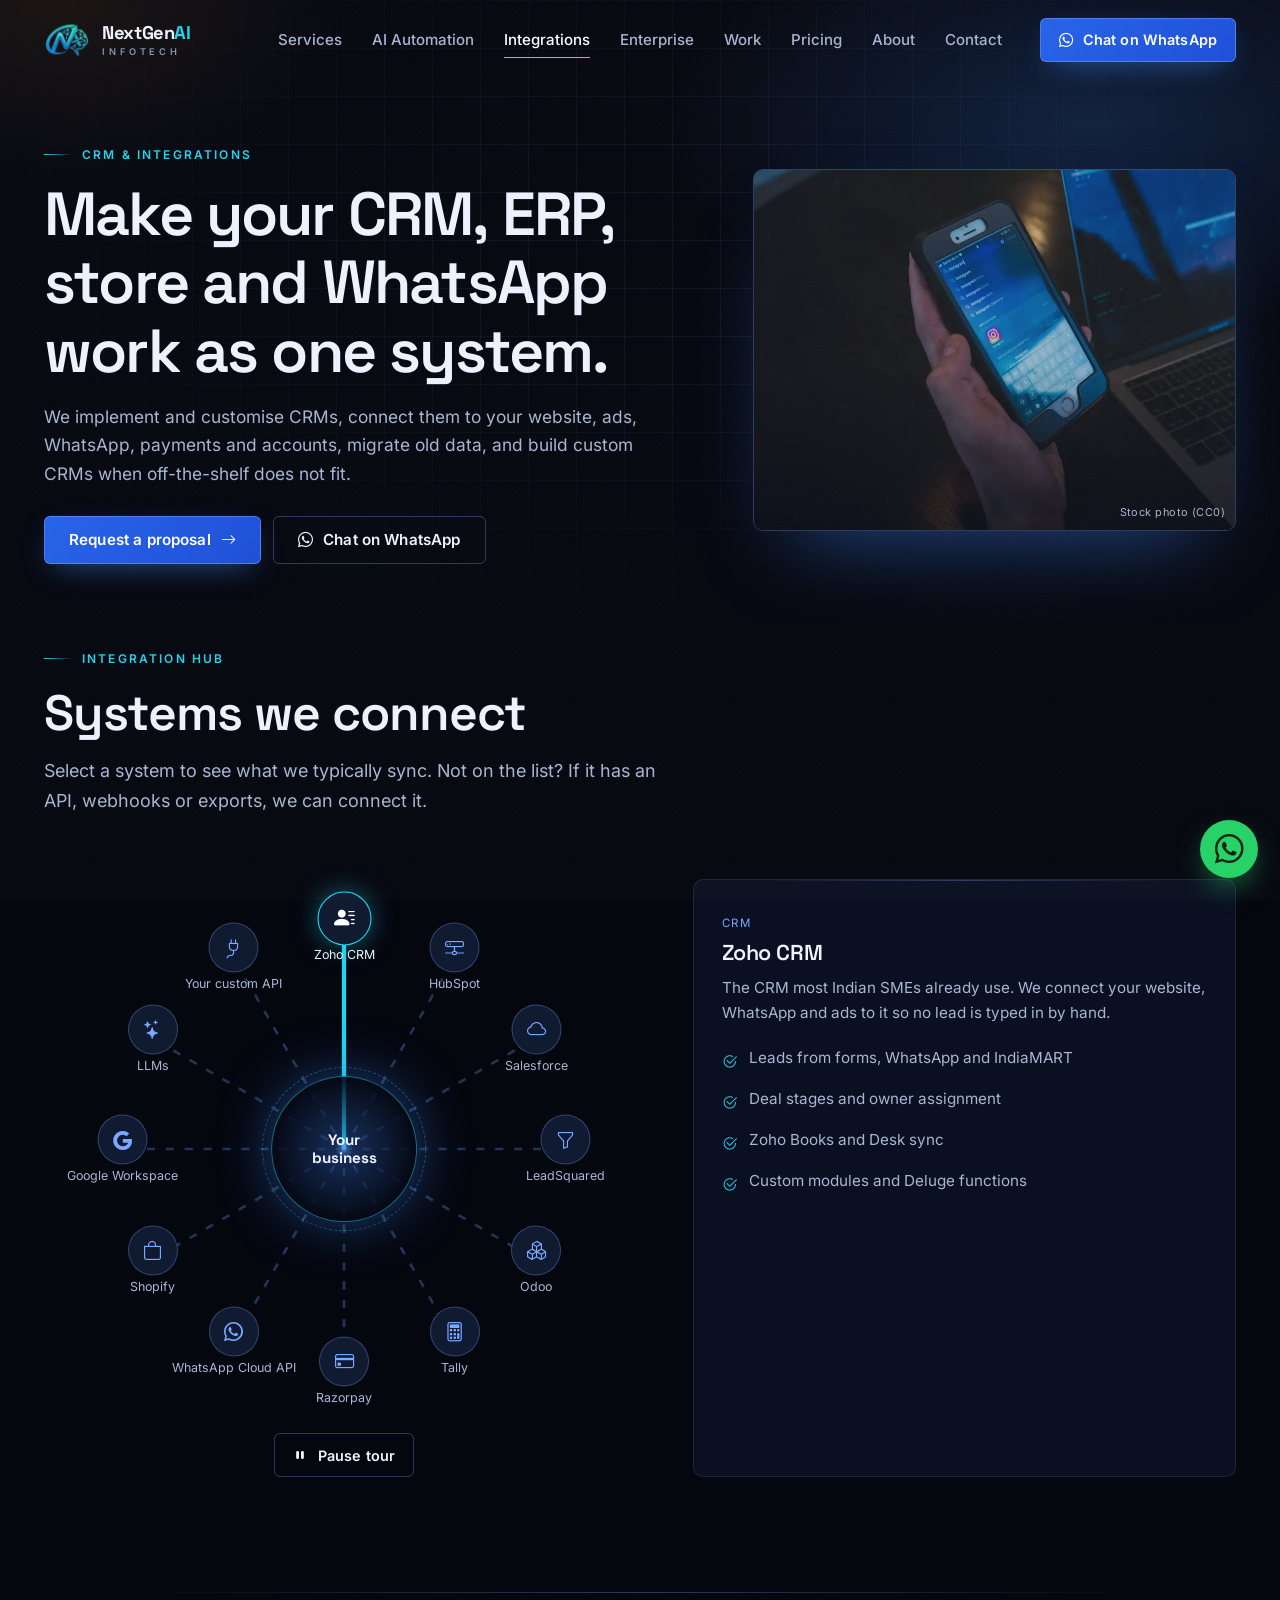
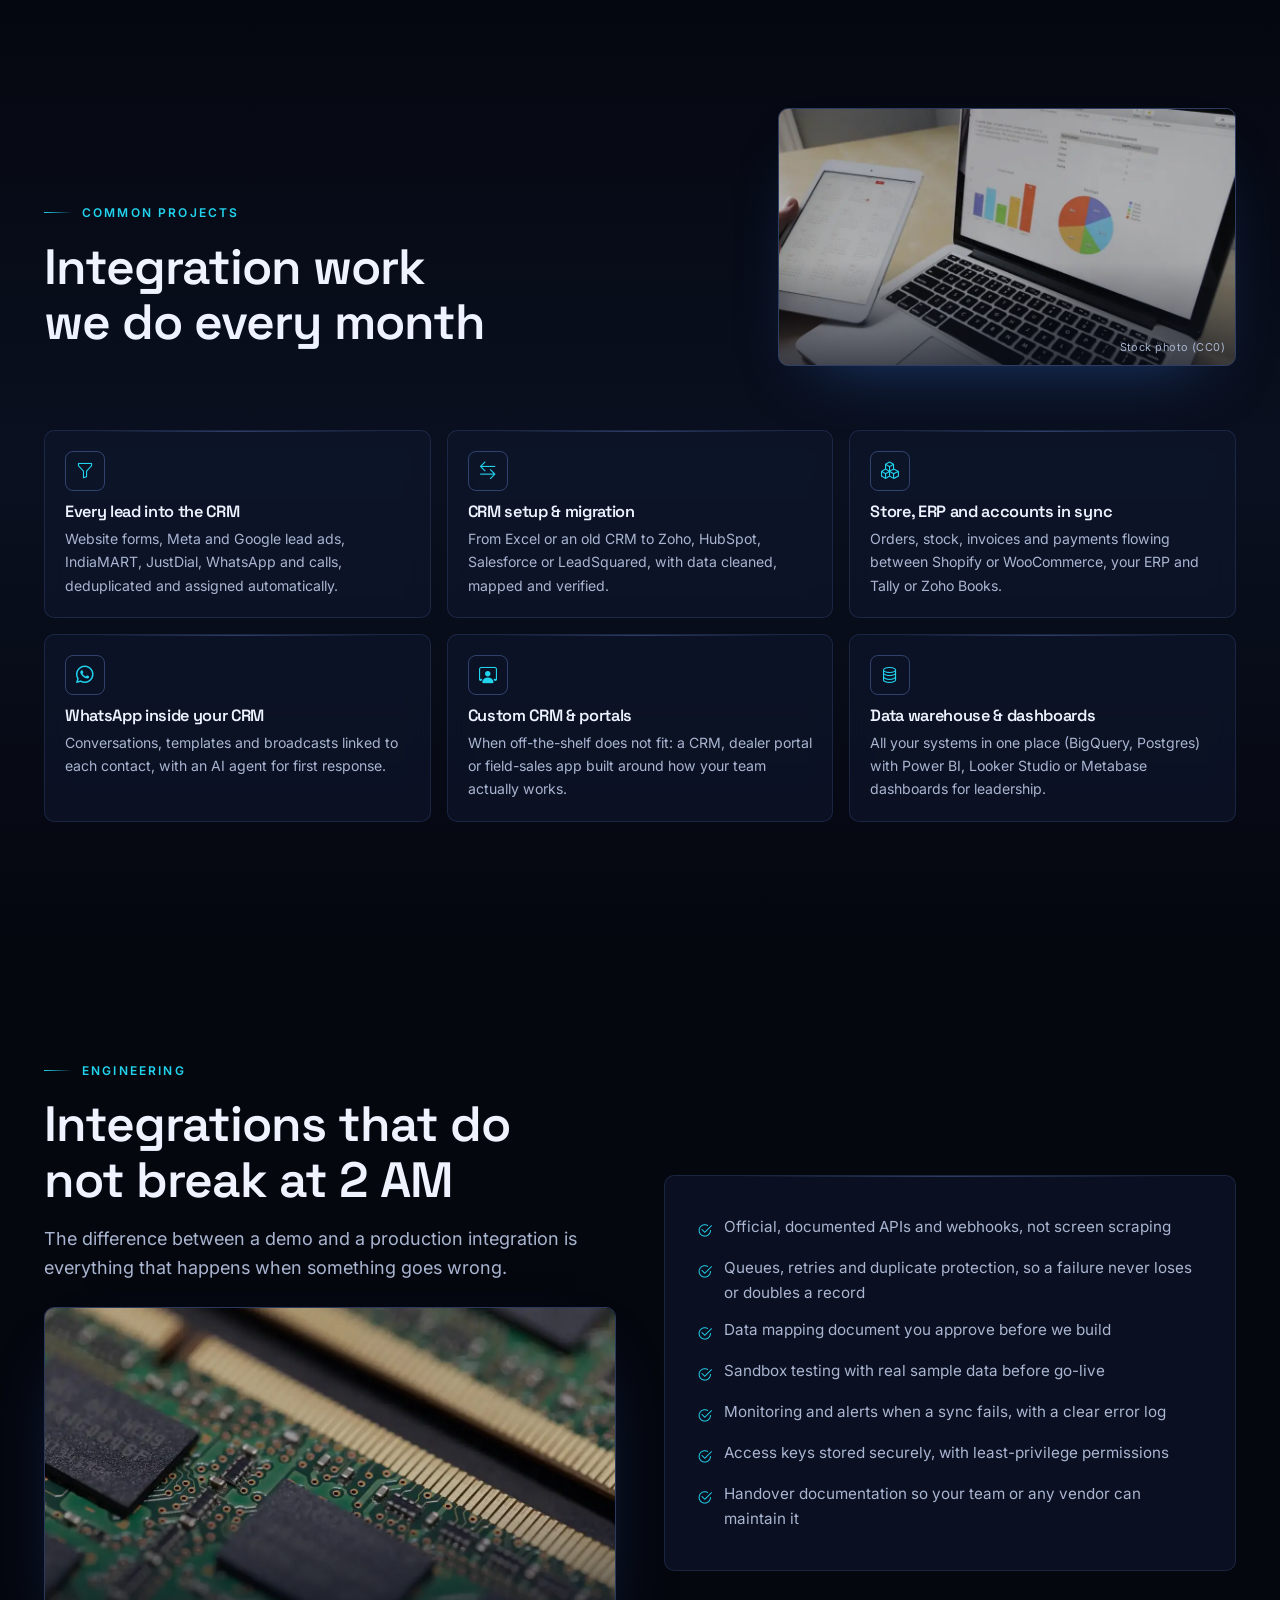
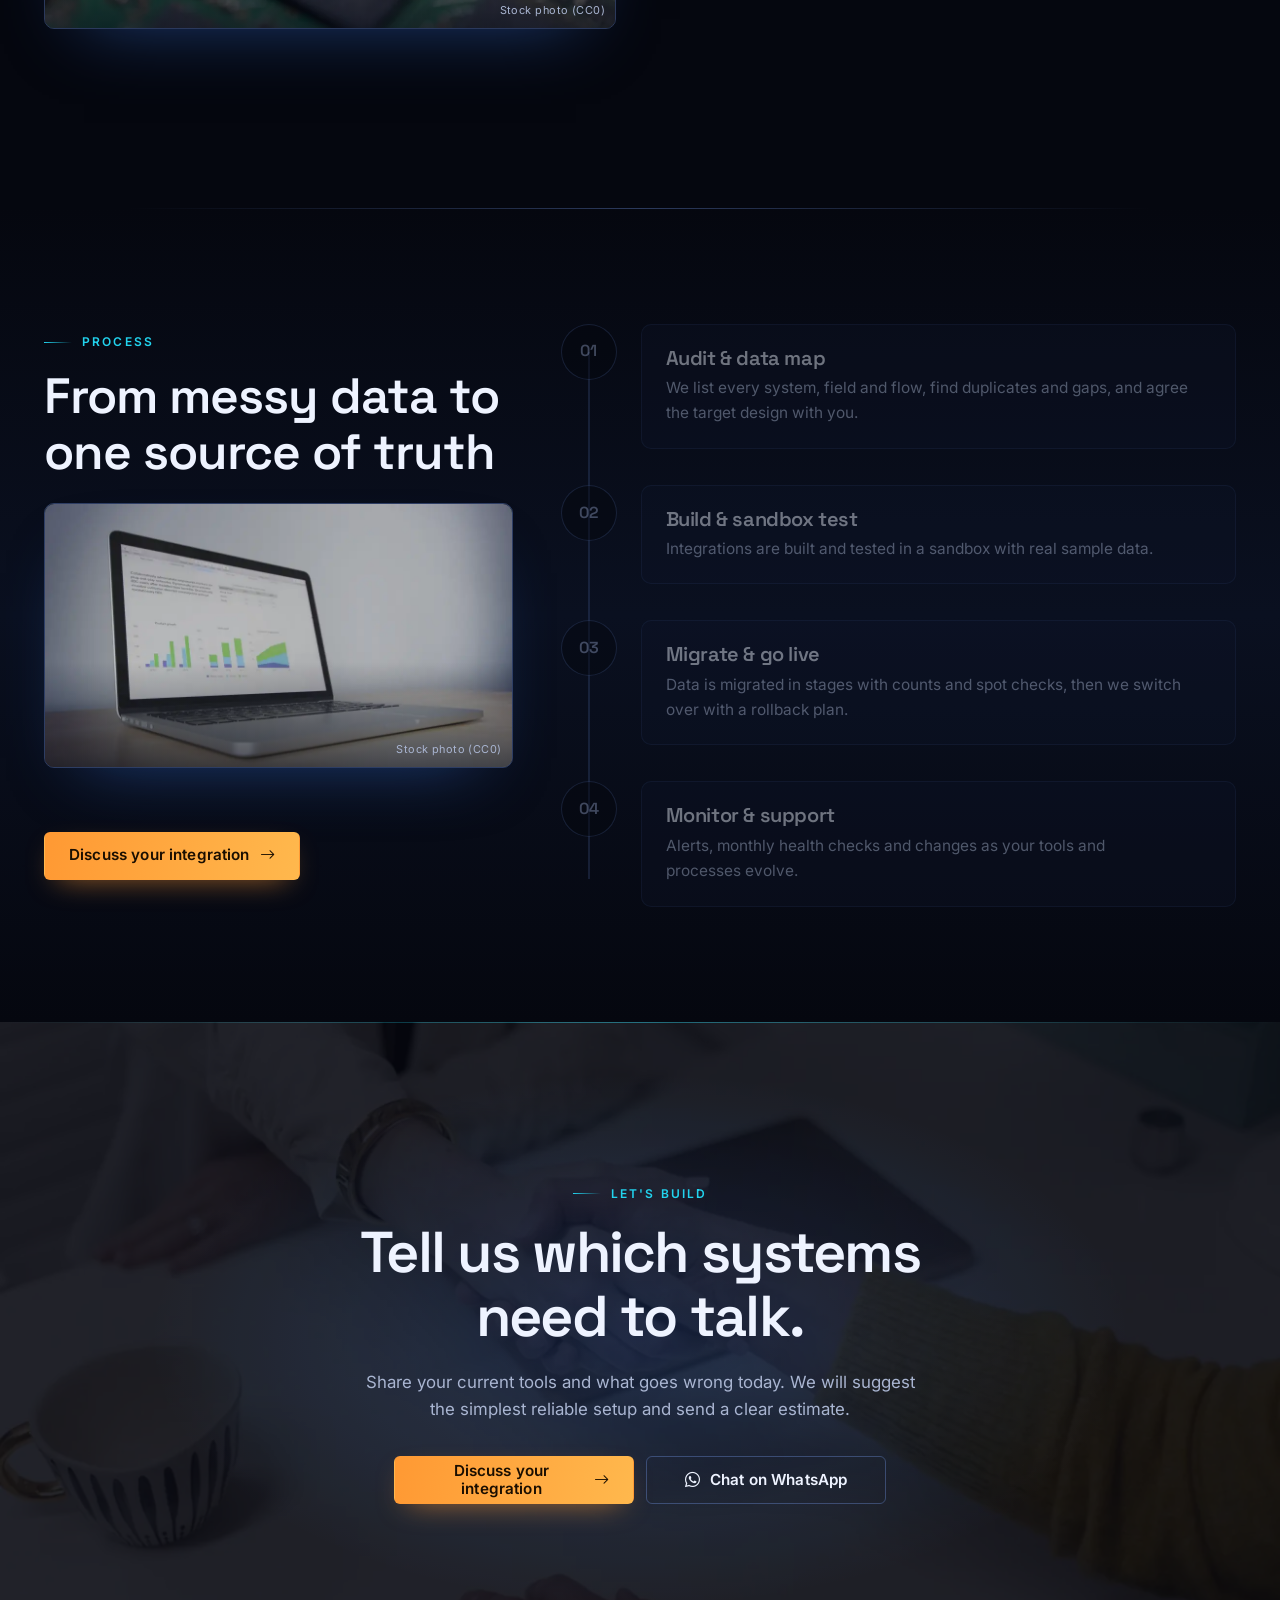
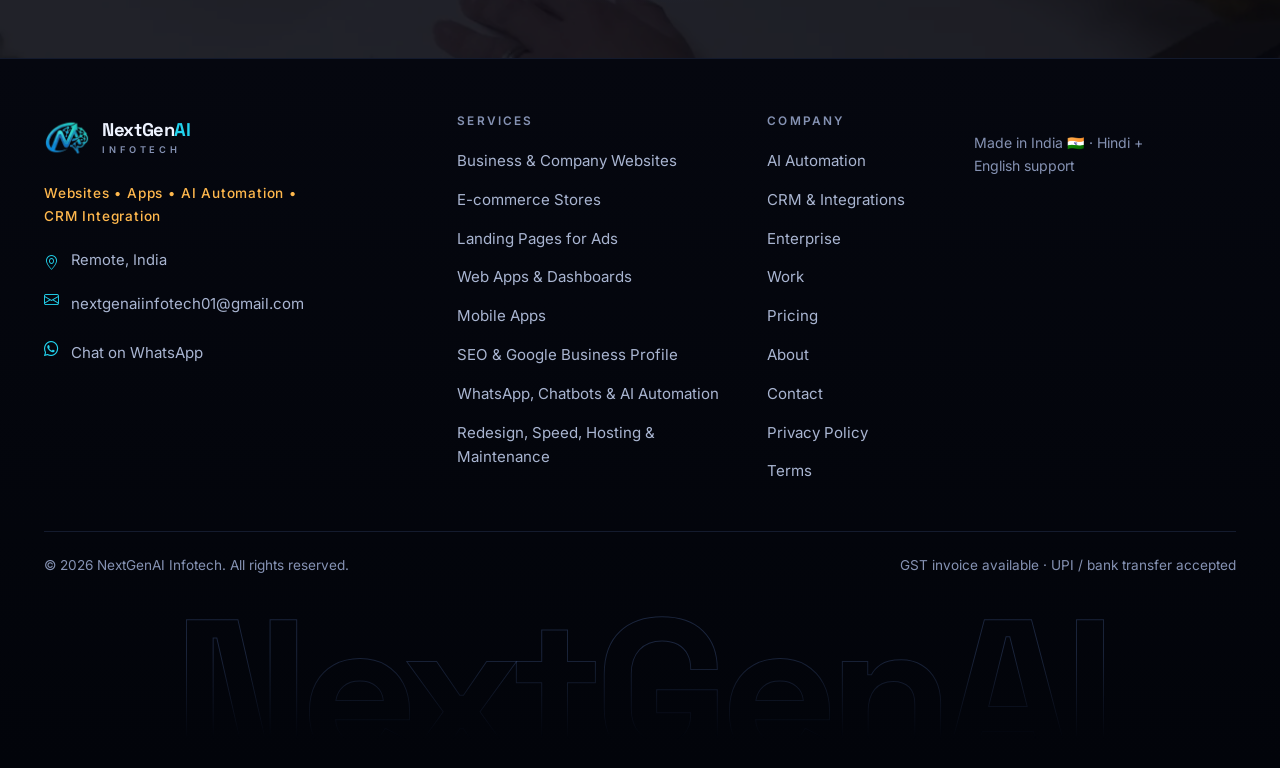
<file: integrations.html>
<!DOCTYPE html>
<html lang="en-IN">
<head>
<meta charset="utf-8">
<meta name="viewport" content="width=device-width, initial-scale=1, viewport-fit=cover">
<title>CRM &amp; ERP Integration Services in India | NextGenAI Infotech</title>
<meta name="description" content="Zoho, HubSpot, Salesforce, LeadSquared, Odoo and Tally integration, CRM setup, data migration and custom CRMs by NextGenAI Infotech.">
<meta name="robots" content="index, follow">
<meta name="theme-color" content="#05070f">
<link rel="canonical" href="https://www.example.com/integrations.html">
<meta property="og:type" content="website">
<meta property="og:locale" content="en_IN">
<meta property="og:site_name" content="NextGenAI Infotech">
<meta property="og:title" content="CRM &amp; ERP Integration Services in India | NextGenAI Infotech">
<meta property="og:description" content="Zoho, HubSpot, Salesforce, LeadSquared, Odoo and Tally integration, CRM setup, data migration and custom CRMs by NextGenAI Infotech.">
<meta property="og:url" content="https://www.example.com/integrations.html">
<meta property="og:image" content="https://www.example.com/assets/images/og-cover.png">
<meta property="og:image:width" content="1200">
<meta property="og:image:height" content="630">
<meta name="twitter:card" content="summary_large_image">
<link rel="icon" href="assets/icons/favicon.png" type="image/png" sizes="64x64">
<link rel="apple-touch-icon" href="assets/icons/apple-touch-icon.png">
<link rel="preconnect" href="https://cdn.jsdelivr.net" crossorigin>
<link rel="preload" href="assets/fonts/space-grotesk-latin.woff2" as="font" type="font/woff2" crossorigin>
<link rel="preload" href="assets/fonts/inter-latin.woff2" as="font" type="font/woff2" crossorigin>
<link href="https://cdn.jsdelivr.net/npm/bootstrap@5.3.3/dist/css/bootstrap.min.css" rel="stylesheet">
<link href="https://cdn.jsdelivr.net/npm/bootstrap-icons@1.11.3/font/bootstrap-icons.min.css" rel="stylesheet">
<link href="css/style.css" rel="stylesheet">
<script>document.documentElement.classList.add('js');try{if(sessionStorage.getItem('nga_intro')){document.documentElement.classList.add('no-intro')}else{sessionStorage.setItem('nga_intro','1')}}catch(e){}</script>
</head>
<body>
<a class="skip-link" href="#main">Skip to content</a>
<div class="scroll-progress" aria-hidden="true"></div>
<header class="nx-nav">
  <div class="container">
    <a class="brand" href="index.html" aria-label="NextGenAI Infotech home">
      <img class="brand-mark" src="assets/images/logo-mark.png" width="36" height="36" alt="" decoding="async">
      <span class="brand-text"><strong>NextGen<em>AI</em></strong><small>INFOTECH</small></span>
    </a>
    <button class="nx-toggler" type="button" aria-controls="navMenu" aria-expanded="false" aria-label="Toggle navigation menu"><span></span><span></span><span></span></button>
    <nav class="nx-menu collapse" id="navMenu" aria-label="Primary">
      <ul class="nav-list">
          <li><a class="nav-link-nx" href="services.html">Services</a></li>
          <li><a class="nav-link-nx" href="ai-automation.html">AI Automation</a></li>
          <li><a class="nav-link-nx active" href="integrations.html" aria-current="page">Integrations</a></li>
          <li><a class="nav-link-nx" href="enterprise.html">Enterprise</a></li>
          <li><a class="nav-link-nx" href="work.html">Work</a></li>
          <li><a class="nav-link-nx" href="pricing.html">Pricing</a></li>
          <li><a class="nav-link-nx" href="about.html">About</a></li>
          <li><a class="nav-link-nx" href="contact.html">Contact</a></li>
      </ul>
      <div class="menu-ctas">
        <a class="btn-nx btn-nx--ghost menu-call" href="contact.html" data-call><i class="bi bi-telephone" aria-hidden="true"></i> Call us</a>
        <a class="btn-nx btn-nx--primary btn-nx--sm" href="contact.html" data-whatsapp><i class="bi bi-whatsapp" aria-hidden="true"></i> Chat on WhatsApp</a>
      </div>
    </nav>
  </div>
</header>
<main id="main">
<section class="page-hero page-hero--media"><div class="hero-glow"></div><div class="grid-bg"></div><div class="container"><div class="ph-text"><span class="eyebrow reveal">CRM &amp; INTEGRATIONS</span><h1 data-split class="hero-split">Make your CRM, ERP, store and WhatsApp work as one system.</h1><p class="lead reveal">We implement and customise CRMs, connect them to your website, ads, WhatsApp, payments and accounts, migrate old data, and build custom CRMs when off-the-shelf does not fit.</p><div class="hero-cta reveal" style="margin-top:28px"><a class="btn-nx btn-nx--primary" href="contact.html?service=Proposal%20request">Request a proposal <i class="bi bi-arrow-right" aria-hidden="true"></i></a><a class="btn-nx btn-nx--ghost" href="contact.html" data-whatsapp><i class="bi bi-whatsapp" aria-hidden="true"></i> Chat on WhatsApp</a></div></div><figure class="ph-media reveal"><img src="assets/images/photos/integrations-devices.webp" width="960" height="720" alt="A phone and a laptop used together, illustrating connected systems" decoding="async" fetchpriority="low"><figcaption>Stock photo (CC0)</figcaption></figure></div></section>
<section class="section" style="padding-top:20px" aria-labelledby="hub-title"><div class="container">
<div class="section-head"><span class="eyebrow reveal">INTEGRATION HUB</span><h2 id="hub-title" class="section-title" data-split>Systems we connect</h2><p class="section-lead reveal" style="--d:.1s">Select a system to see what we typically sync. Not on the list? If it has an API, webhooks or exports, we can connect it.</p></div>
<div class="hub-wrap reveal"><div class="hub" id="hub"><svg class="hub-lines" viewBox="0 0 100 100" aria-hidden="true" focusable="false"></svg><div class="hub-core">Your<br>business</div></div>
<div class="card-nx hub-detail" id="hubDetail" data-no-tilt></div></div>
</div></section>
<section class="section section--alt" aria-labelledby="proj-title"><div class="container">
<div class="section-head section-head--media"><div class="sh-text"><span class="eyebrow reveal">COMMON PROJECTS</span><h2 id="proj-title" class="section-title" data-split>Integration work we do every month</h2></div><figure class="sec-media reveal"><img src="assets/images/photos/int-dashboard.webp" width="960" height="540" alt="A laptop and tablet showing dashboards" loading="lazy" decoding="async"><figcaption>Stock photo (CC0)</figcaption></figure></div>
<div class="row row-cols-1 row-cols-md-2 row-cols-lg-3 g-3"><div class="col reveal" style="--d:0.00s"><div class="card-nx mini" data-no-tilt><i class="bi bi-funnel" aria-hidden="true"></i><h3>Every lead into the CRM</h3><p>Website forms, Meta and Google lead ads, IndiaMART, JustDial, WhatsApp and calls, deduplicated and assigned automatically.</p></div></div><div class="col reveal" style="--d:0.06s"><div class="card-nx mini" data-no-tilt><i class="bi bi-arrow-left-right" aria-hidden="true"></i><h3>CRM setup &amp; migration</h3><p>From Excel or an old CRM to Zoho, HubSpot, Salesforce or LeadSquared, with data cleaned, mapped and verified.</p></div></div><div class="col reveal" style="--d:0.12s"><div class="card-nx mini" data-no-tilt><i class="bi bi-boxes" aria-hidden="true"></i><h3>Store, ERP and accounts in sync</h3><p>Orders, stock, invoices and payments flowing between Shopify or WooCommerce, your ERP and Tally or Zoho Books.</p></div></div><div class="col reveal" style="--d:0.00s"><div class="card-nx mini" data-no-tilt><i class="bi bi-whatsapp" aria-hidden="true"></i><h3>WhatsApp inside your CRM</h3><p>Conversations, templates and broadcasts linked to each contact, with an AI agent for first response.</p></div></div><div class="col reveal" style="--d:0.06s"><div class="card-nx mini" data-no-tilt><i class="bi bi-person-workspace" aria-hidden="true"></i><h3>Custom CRM &amp; portals</h3><p>When off-the-shelf does not fit: a CRM, dealer portal or field-sales app built around how your team actually works.</p></div></div><div class="col reveal" style="--d:0.12s"><div class="card-nx mini" data-no-tilt><i class="bi bi-database" aria-hidden="true"></i><h3>Data warehouse &amp; dashboards</h3><p>All your systems in one place (BigQuery, Postgres) with Power BI, Looker Studio or Metabase dashboards for leadership.</p></div></div></div>
</div></section>
<section class="section" aria-labelledby="rel-title"><div class="container"><div class="row g-5 align-items-center">
  <div class="col-lg-6"><div class="section-head section-head--media"><div class="sh-text"><span class="eyebrow reveal">ENGINEERING</span><h2 id="rel-title" class="section-title" data-split>Integrations that do not break at 2 AM</h2><p class="section-lead reveal" style="--d:.1s">The difference between a demo and a production integration is everything that happens when something goes wrong.</p></div><figure class="sec-media reveal"><img src="assets/images/photos/int-hardware.webp" width="960" height="540" alt="Close-up of computer memory chips" loading="lazy" decoding="async"><figcaption>Stock photo (CC0)</figcaption></figure></div></div>
  <div class="col-lg-6 reveal"><div class="card-nx" data-no-tilt><ul class="check-list"><li><i class="bi bi-check2-circle" aria-hidden="true"></i><span>Official, documented APIs and webhooks, not screen scraping</span></li><li><i class="bi bi-check2-circle" aria-hidden="true"></i><span>Queues, retries and duplicate protection, so a failure never loses or doubles a record</span></li><li><i class="bi bi-check2-circle" aria-hidden="true"></i><span>Data mapping document you approve before we build</span></li><li><i class="bi bi-check2-circle" aria-hidden="true"></i><span>Sandbox testing with real sample data before go-live</span></li><li><i class="bi bi-check2-circle" aria-hidden="true"></i><span>Monitoring and alerts when a sync fails, with a clear error log</span></li><li><i class="bi bi-check2-circle" aria-hidden="true"></i><span>Access keys stored securely, with least-privilege permissions</span></li><li><i class="bi bi-check2-circle" aria-hidden="true"></i><span>Handover documentation so your team or any vendor can maintain it</span></li></ul></div></div>
</div></div></section>
<section class="section section--alt" id="how" aria-labelledby="how-title"><div class="container"><div class="row g-5"><div class="col-lg-5"><div class="sticky-col">
<div class="section-head section-head--media"><div class="sh-text"><span class="eyebrow reveal">PROCESS</span><h2 id="how-title" class="section-title" data-split>From messy data to one source of truth</h2></div><figure class="sec-media reveal"><img src="assets/images/photos/int-analytics.webp" width="960" height="540" alt="A laptop showing charts" loading="lazy" decoding="async"><figcaption>Stock photo (CC0)</figcaption></figure></div>
<a class="btn-nx btn-nx--saffron" href="contact.html?service=CRM%20%2F%20integration">Discuss your integration <i class="bi bi-arrow-right" aria-hidden="true"></i></a></div></div>
<div class="col-lg-7"><ol class="steps"><li class="step" style="--i:0"><span class="step-num" aria-hidden="true">01</span><div class="step-card"><h3>Audit &amp; data map</h3><p>We list every system, field and flow, find duplicates and gaps, and agree the target design with you.</p></div></li><li class="step" style="--i:1"><span class="step-num" aria-hidden="true">02</span><div class="step-card"><h3>Build &amp; sandbox test</h3><p>Integrations are built and tested in a sandbox with real sample data.</p></div></li><li class="step" style="--i:2"><span class="step-num" aria-hidden="true">03</span><div class="step-card"><h3>Migrate &amp; go live</h3><p>Data is migrated in stages with counts and spot checks, then we switch over with a rollback plan.</p></div></li><li class="step" style="--i:3"><span class="step-num" aria-hidden="true">04</span><div class="step-card"><h3>Monitor &amp; support</h3><p>Alerts, monthly health checks and changes as your tools and processes evolve.</p></div></li></ol></div></div></div></section>
<section class="cta-section" aria-labelledby="cta-title"><img class="cta-photo" src="assets/images/photos/cta-handshake.webp" width="1600" height="900" alt="" loading="lazy" decoding="async">
  <canvas class="bg-canvas" aria-hidden="true"></canvas>
  <div class="container" style="position:relative;z-index:2">
    <span class="eyebrow reveal">Let's build</span>
    <h2 id="cta-title" data-split>Tell us which systems need to talk.</h2>
    <p class="reveal">Share your current tools and what goes wrong today. We will suggest the simplest reliable setup and send a clear estimate.</p>
    <div class="hero-cta reveal"><a class="btn-nx btn-nx--saffron" href="contact.html?service=CRM%20%2F%20integration">Discuss your integration <i class="bi bi-arrow-right" aria-hidden="true"></i></a><a class="btn-nx btn-nx--ghost" href="contact.html" data-whatsapp><i class="bi bi-whatsapp" aria-hidden="true"></i> Chat on WhatsApp</a></div>
  </div>
</section></main>
<footer class="footer">
  <div class="container">
    <div class="row g-4 g-lg-5">
      <div class="col-lg-4">
        <a class="brand" href="index.html" aria-label="NextGenAI Infotech home"><img class="brand-mark" src="assets/images/logo-mark.png" width="36" height="36" alt="" decoding="async"><span class="brand-text"><strong>NextGen<em>AI</em></strong><small>INFOTECH</small></span></a>
        <p class="tagline">Websites • Apps • AI Automation • CRM Integration</p>
        <ul class="footer-contact mt-3">
          <li><i class="bi bi-geo-alt" aria-hidden="true"></i><span data-cfg="address" data-ph="[Office address, City]"></span></li>
          <li><i class="bi bi-envelope" aria-hidden="true"></i><a href="mailto:nextgenaiinfotech01@gmail.com" data-cfg="email">nextgenaiinfotech01@gmail.com</a></li>
          <li><i class="bi bi-telephone" aria-hidden="true"></i><a href="contact.html" data-call data-cfg="phone" data-ph="[+91 XXXXX XXXXX]"></a></li>
          <li><i class="bi bi-whatsapp" aria-hidden="true"></i><a href="contact.html" data-whatsapp>Chat on WhatsApp</a></li>
        </ul>
      </div>
      <div class="col-6 col-lg-3"><h2>Services</h2><ul><li><a href="services.html#websites">Business & Company Websites</a></li><li><a href="services.html#ecommerce">E-commerce Stores</a></li><li><a href="services.html#landing">Landing Pages for Ads</a></li><li><a href="services.html#webapps">Web Apps & Dashboards</a></li><li><a href="services.html#mobile">Mobile Apps</a></li><li><a href="services.html#seo">SEO & Google Business Profile</a></li><li><a href="services.html#whatsapp">WhatsApp, Chatbots & AI Automation</a></li><li><a href="services.html#maintenance">Redesign, Speed, Hosting & Maintenance</a></li></ul></div>
      <div class="col-6 col-lg-2"><h2>Company</h2><ul>
        <li><a href="ai-automation.html">AI Automation</a></li><li><a href="integrations.html">CRM &amp; Integrations</a></li><li><a href="enterprise.html">Enterprise</a></li><li><a href="work.html">Work</a></li><li><a href="pricing.html">Pricing</a></li><li><a href="about.html">About</a></li><li><a href="contact.html">Contact</a></li><li><a href="privacy.html">Privacy Policy</a></li><li><a href="terms.html">Terms</a></li></ul></div>
      <div class="col-lg-3"><h2>Follow</h2>
        <div class="social">
          <a href="contact.html" data-social="linkedin" aria-label="NextGenAI Infotech on LinkedIn"><i class="bi bi-linkedin" aria-hidden="true"></i></a>
          <a href="contact.html" data-social="instagram" aria-label="NextGenAI Infotech on Instagram"><i class="bi bi-instagram" aria-hidden="true"></i></a>
          <a href="contact.html" data-social="github" aria-label="NextGenAI Infotech on GitHub"><i class="bi bi-github" aria-hidden="true"></i></a>
        </div>
        <p class="mt-3" style="font-size:.88rem;color:var(--faint)">Made in India 🇮🇳 · Hindi + English support</p>
      </div>
    </div>
    <div class="footer-bottom"><p>&copy; <span id="year">2026</span> NextGenAI Infotech. All rights reserved.</p><p>GST invoice available · UPI / bank transfer accepted</p></div>
  </div>
  <div class="footer-mark" aria-hidden="true">NextGenAI</div>
</footer>
<a class="wa-float" href="contact.html" data-whatsapp aria-label="Chat on WhatsApp"><i class="bi bi-whatsapp" aria-hidden="true"></i></a>
<nav class="mobile-bar" aria-label="Quick contact">
  <a href="contact.html" data-call><i class="bi bi-telephone" aria-hidden="true"></i> Call</a>
  <a class="mb-wa" href="contact.html" data-whatsapp><i class="bi bi-whatsapp" aria-hidden="true"></i> WhatsApp</a>
  <a class="mb-quote" href="contact.html"><i class="bi bi-chat-square-text" aria-hidden="true"></i> Get Quote</a>
</nav>
<script src="https://cdn.jsdelivr.net/npm/bootstrap@5.3.3/dist/js/bootstrap.bundle.min.js" defer></script>
<script src="js/effects.js" defer></script>
<script src="js/main.js" defer></script>
</body>
</html>
</file>
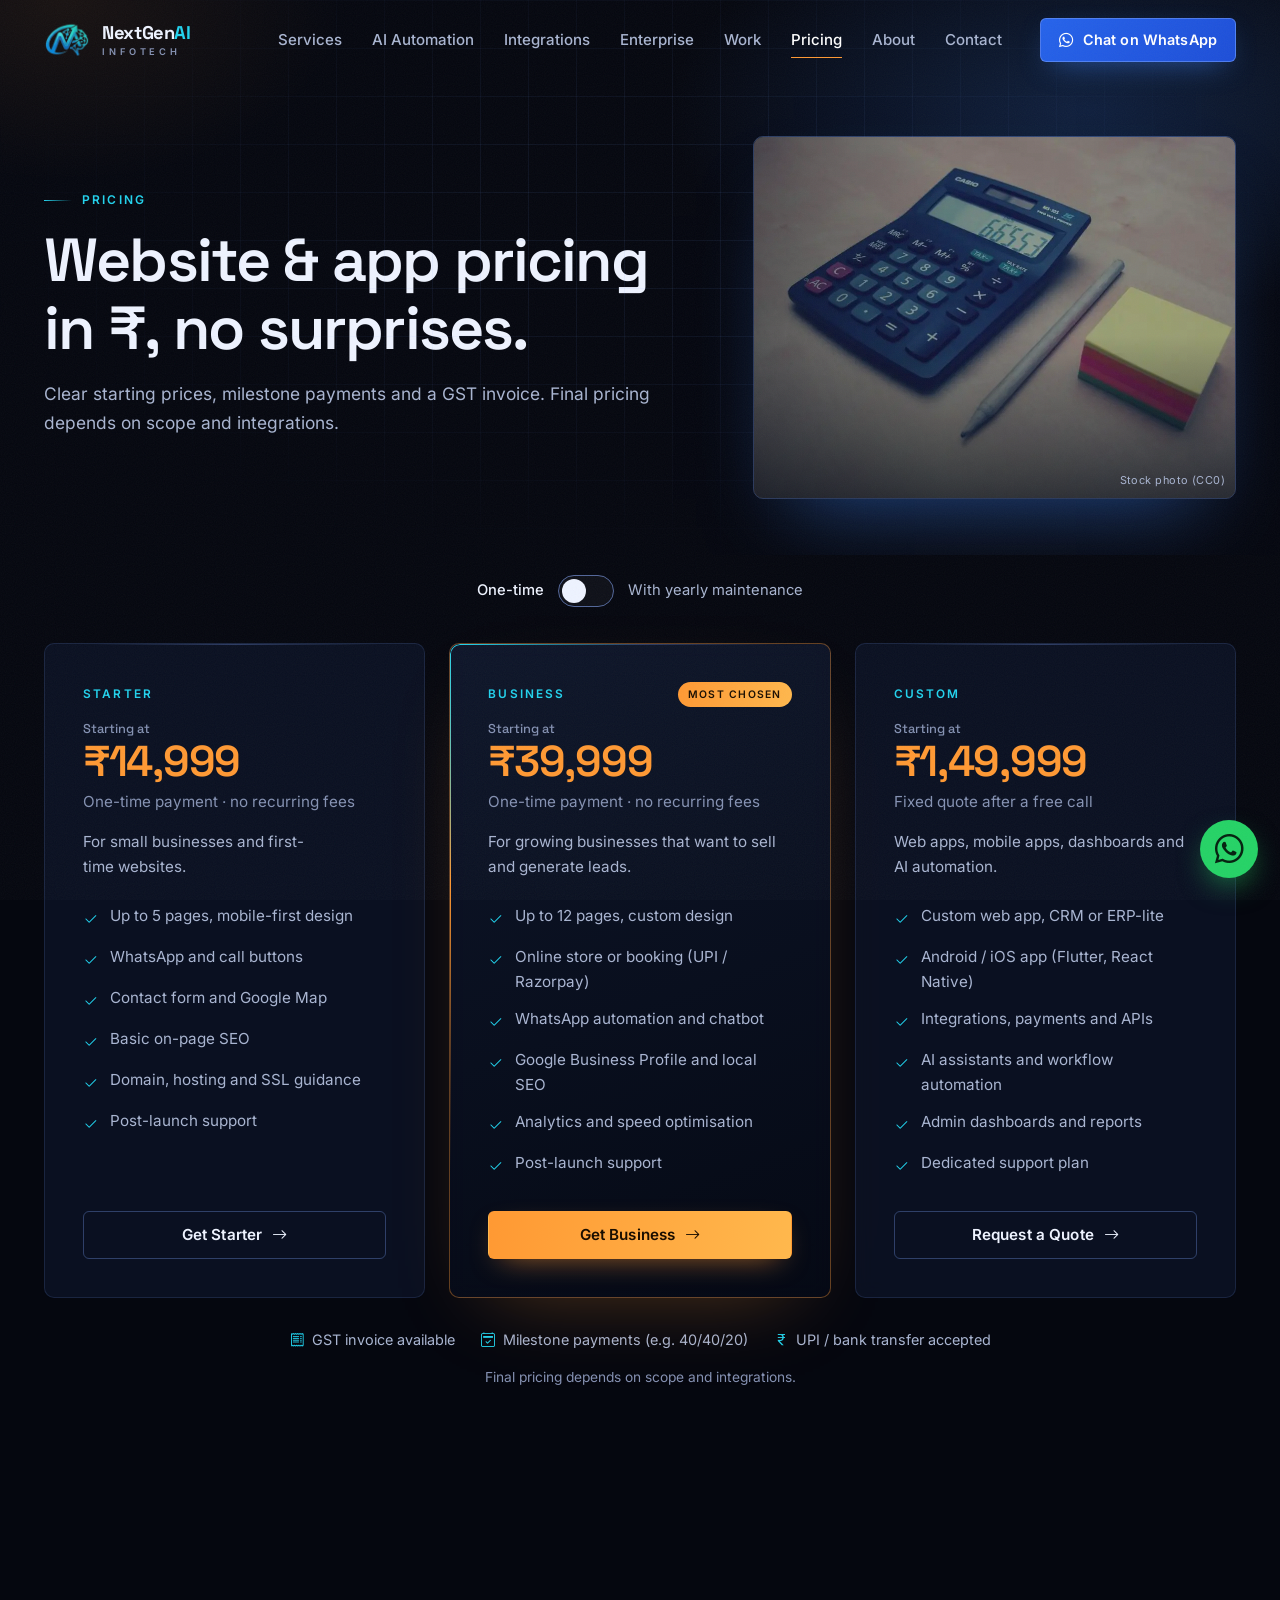
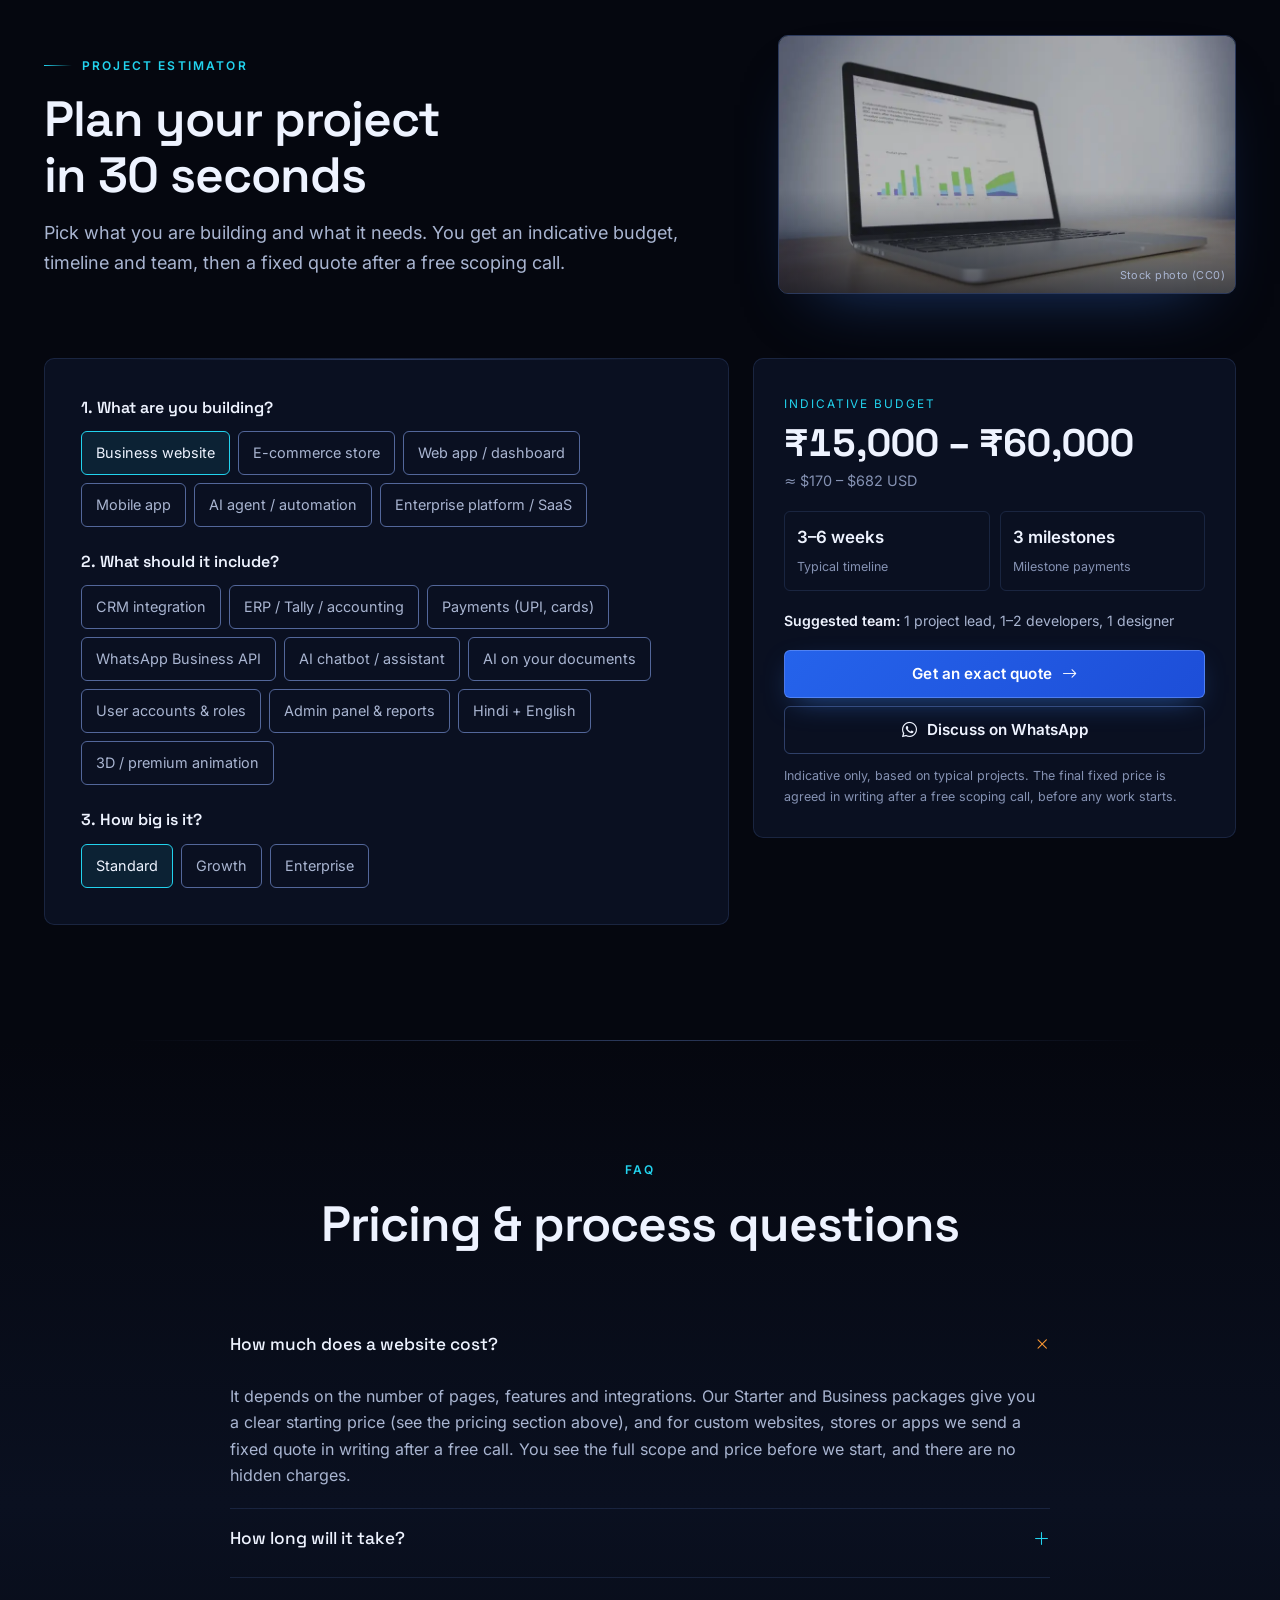
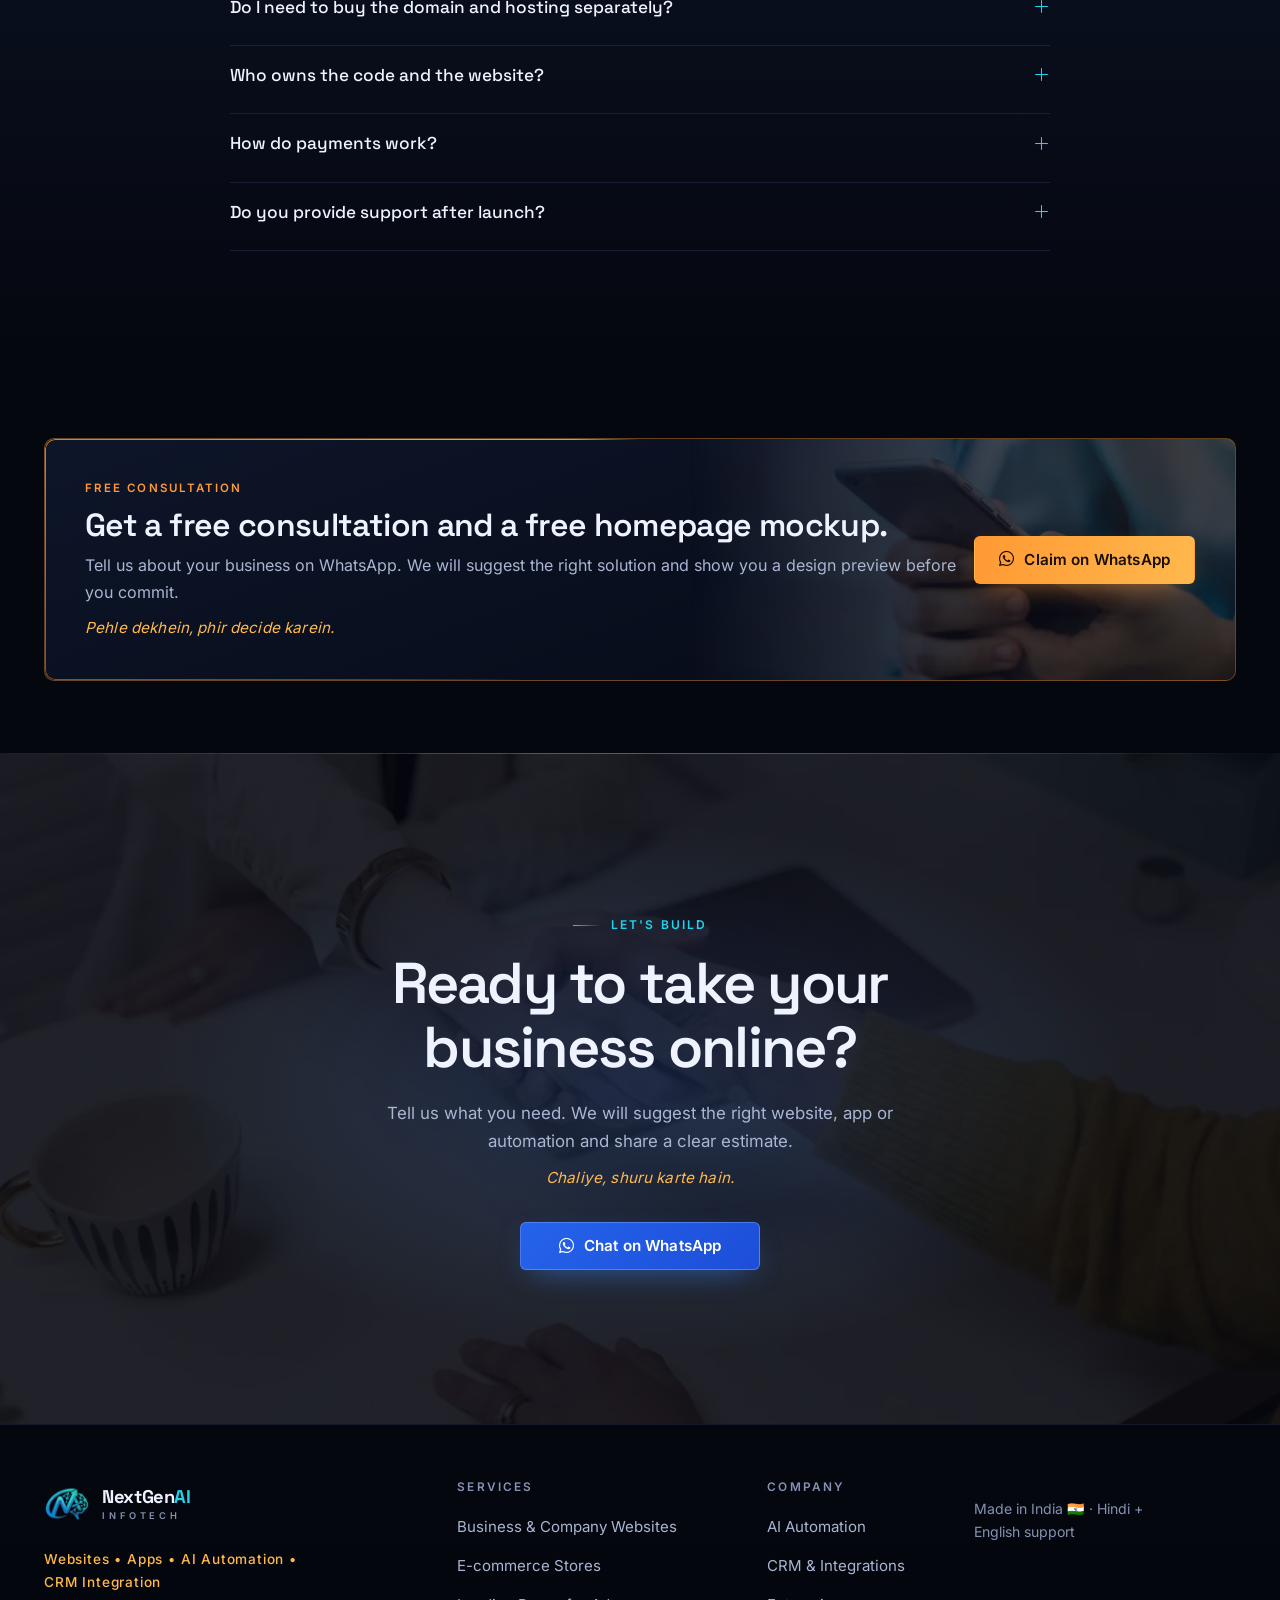
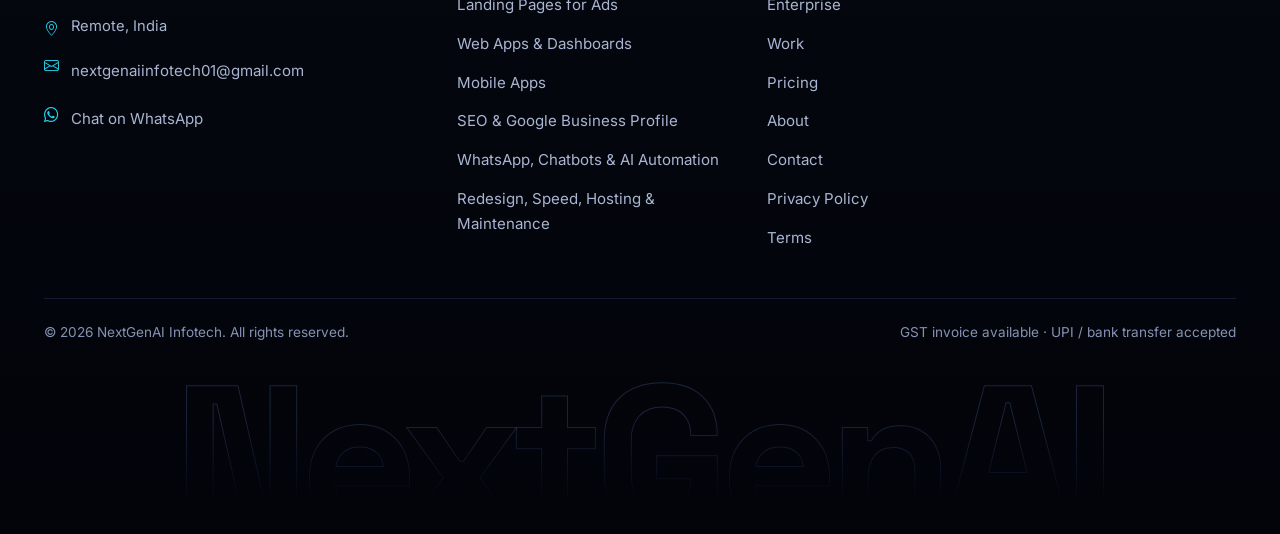
<file: pricing.html>
<!DOCTYPE html>
<html lang="en-IN">
<head>
<meta charset="utf-8">
<meta name="viewport" content="width=device-width, initial-scale=1, viewport-fit=cover">
<title>Website Development Pricing in India (₹) | NextGenAI Infotech</title>
<meta name="description" content="Transparent website and app development packages in rupees. GST invoice, milestone payments and UPI accepted.">
<meta name="robots" content="index, follow">
<meta name="theme-color" content="#05070f">
<link rel="canonical" href="https://www.example.com/pricing.html">
<meta property="og:type" content="website">
<meta property="og:locale" content="en_IN">
<meta property="og:site_name" content="NextGenAI Infotech">
<meta property="og:title" content="Website Development Pricing in India (₹) | NextGenAI Infotech">
<meta property="og:description" content="Transparent website and app development packages in rupees. GST invoice, milestone payments and UPI accepted.">
<meta property="og:url" content="https://www.example.com/pricing.html">
<meta property="og:image" content="https://www.example.com/assets/images/og-cover.png">
<meta property="og:image:width" content="1200">
<meta property="og:image:height" content="630">
<meta name="twitter:card" content="summary_large_image">
<link rel="icon" href="assets/icons/favicon.png" type="image/png" sizes="64x64">
<link rel="apple-touch-icon" href="assets/icons/apple-touch-icon.png">
<link rel="preconnect" href="https://cdn.jsdelivr.net" crossorigin>
<link rel="preload" href="assets/fonts/space-grotesk-latin.woff2" as="font" type="font/woff2" crossorigin>
<link rel="preload" href="assets/fonts/inter-latin.woff2" as="font" type="font/woff2" crossorigin>
<link href="https://cdn.jsdelivr.net/npm/bootstrap@5.3.3/dist/css/bootstrap.min.css" rel="stylesheet">
<link href="https://cdn.jsdelivr.net/npm/bootstrap-icons@1.11.3/font/bootstrap-icons.min.css" rel="stylesheet">
<link href="css/style.css" rel="stylesheet">
<script>document.documentElement.classList.add('js');try{if(sessionStorage.getItem('nga_intro')){document.documentElement.classList.add('no-intro')}else{sessionStorage.setItem('nga_intro','1')}}catch(e){}</script>
<script type="application/ld+json">{"@context": "https://schema.org", "@type": "FAQPage", "mainEntity": [{"@type": "Question", "name": "How much does a website cost?", "acceptedAnswer": {"@type": "Answer", "text": "It depends on the number of pages, features and integrations. Our Starter and Business packages give you a clear starting price (see the pricing section above), and for custom websites, stores or apps we send a fixed quote in writing after a free call. You see the full scope and price before we start, and there are no hidden charges."}}, {"@type": "Question", "name": "How long will it take?", "acceptedAnswer": {"@type": "Answer", "text": "Most websites are delivered in 1 month 15 days once we have your content (logo, text and photos). Online stores, apps and larger systems can take longer, so we agree the timeline and milestones with you in writing before we begin."}}, {"@type": "Question", "name": "Do I need to buy the domain and hosting separately?", "acceptedAnswer": {"@type": "Answer", "text": "You can do either. We can register your domain and set up hosting and SSL for you, or we can use the ones you already own. Domain and hosting are billed at actual cost, they are registered in your name, and we explain the yearly renewal costs upfront."}}, {"@type": "Question", "name": "Who owns the code and the website?", "acceptedAnswer": {"@type": "Answer", "text": "You do. Once the final payment is made, you own the design, content and source code we create for you. Third-party themes, plugins and fonts stay under their own licences, and we tell you which ones we use."}}, {"@type": "Question", "name": "How do payments work?", "acceptedAnswer": {"@type": "Answer", "text": "Projects are paid in milestones, for example 40% to start, 40% after the build review and 20% at launch. We accept UPI and bank transfer, and a GST invoice is available. The payment schedule is agreed in writing before we start."}}, {"@type": "Question", "name": "Do you provide support after launch?", "acceptedAnswer": {"@type": "Answer", "text": "Yes. Post-launch support is included, so if something does not work as agreed after go-live, we fix it. For ongoing needs such as hosting, SSL, backups, security updates and small content changes, you can choose a yearly maintenance plan."}}]}</script>
</head>
<body>
<a class="skip-link" href="#main">Skip to content</a>
<div class="scroll-progress" aria-hidden="true"></div>
<header class="nx-nav">
  <div class="container">
    <a class="brand" href="index.html" aria-label="NextGenAI Infotech home">
      <img class="brand-mark" src="assets/images/logo-mark.png" width="36" height="36" alt="" decoding="async">
      <span class="brand-text"><strong>NextGen<em>AI</em></strong><small>INFOTECH</small></span>
    </a>
    <button class="nx-toggler" type="button" aria-controls="navMenu" aria-expanded="false" aria-label="Toggle navigation menu"><span></span><span></span><span></span></button>
    <nav class="nx-menu collapse" id="navMenu" aria-label="Primary">
      <ul class="nav-list">
          <li><a class="nav-link-nx" href="services.html">Services</a></li>
          <li><a class="nav-link-nx" href="ai-automation.html">AI Automation</a></li>
          <li><a class="nav-link-nx" href="integrations.html">Integrations</a></li>
          <li><a class="nav-link-nx" href="enterprise.html">Enterprise</a></li>
          <li><a class="nav-link-nx" href="work.html">Work</a></li>
          <li><a class="nav-link-nx active" href="pricing.html" aria-current="page">Pricing</a></li>
          <li><a class="nav-link-nx" href="about.html">About</a></li>
          <li><a class="nav-link-nx" href="contact.html">Contact</a></li>
      </ul>
      <div class="menu-ctas">
        <a class="btn-nx btn-nx--ghost menu-call" href="contact.html" data-call><i class="bi bi-telephone" aria-hidden="true"></i> Call us</a>
        <a class="btn-nx btn-nx--primary btn-nx--sm" href="contact.html" data-whatsapp><i class="bi bi-whatsapp" aria-hidden="true"></i> Chat on WhatsApp</a>
      </div>
    </nav>
  </div>
</header>
<main id="main">
<section class="page-hero page-hero--media"><div class="hero-glow"></div><div class="grid-bg"></div><div class="container"><div class="ph-text"><span class="eyebrow reveal">PRICING</span><h1 data-split class="hero-split">Website &amp; app pricing in ₹, no surprises.</h1><p class="lead reveal">Clear starting prices, milestone payments and a GST invoice. Final pricing depends on scope and integrations.</p></div><figure class="ph-media reveal"><img src="assets/images/photos/pricing-calculator.webp" width="960" height="720" alt="A calculator and notes on a desk" fetchpriority="low" decoding="async"><figcaption>Stock photo (CC0)</figcaption></figure></div></section>
<section class="section" style="padding-top:20px" aria-label="Packages"><div class="container"><div class="switch-wrap reveal"><span id="lblOnce" class="on">One-time</span><button class="switch" id="maintToggle" type="button" role="switch" aria-checked="false" aria-label="Include yearly maintenance"></button><span id="lblYearly">With yearly maintenance</span></div>
<div class="row g-4 justify-content-center"><div class="col-lg-4 reveal"><article class="card-nx price-card" data-no-tilt><span class="tier">Starter</span><div class="price"><small>Starting at</small><span data-price="starter.once">₹14,999</span></div><p class="price-sub" data-plan="starter" data-once="One-time payment · no recurring fees">One-time payment · no recurring fees</p><p class="desc">For small businesses and first-time websites.</p><ul class="check-list"><li><i class="bi bi-check2" aria-hidden="true"></i>Up to 5 pages, mobile-first design</li><li><i class="bi bi-check2" aria-hidden="true"></i>WhatsApp and call buttons</li><li><i class="bi bi-check2" aria-hidden="true"></i>Contact form and Google Map</li><li><i class="bi bi-check2" aria-hidden="true"></i>Basic on-page SEO</li><li><i class="bi bi-check2" aria-hidden="true"></i>Domain, hosting and SSL guidance</li><li><i class="bi bi-check2" aria-hidden="true"></i>Post-launch support</li></ul><a class="btn-nx btn-nx--ghost btn-nx--block" href="contact.html?service=Starter%20package">Get Starter <i class="bi bi-arrow-right" aria-hidden="true"></i></a></article></div><div class="col-lg-4 reveal"><article class="card-nx price-card price-card--featured" data-no-tilt><span class="glow-ring" aria-hidden="true"></span><span class="tier">Business<span class="pop">MOST CHOSEN</span></span><div class="price"><small>Starting at</small><span data-price="business.once">₹39,999</span></div><p class="price-sub" data-plan="business" data-once="One-time payment · no recurring fees">One-time payment · no recurring fees</p><p class="desc">For growing businesses that want to sell and generate leads.</p><ul class="check-list"><li><i class="bi bi-check2" aria-hidden="true"></i>Up to 12 pages, custom design</li><li><i class="bi bi-check2" aria-hidden="true"></i>Online store or booking (UPI / Razorpay)</li><li><i class="bi bi-check2" aria-hidden="true"></i>WhatsApp automation and chatbot</li><li><i class="bi bi-check2" aria-hidden="true"></i>Google Business Profile and local SEO</li><li><i class="bi bi-check2" aria-hidden="true"></i>Analytics and speed optimisation</li><li><i class="bi bi-check2" aria-hidden="true"></i>Post-launch support</li></ul><a class="btn-nx btn-nx--saffron btn-nx--block" href="contact.html?service=Business%20package">Get Business <i class="bi bi-arrow-right" aria-hidden="true"></i></a></article></div><div class="col-lg-4 reveal"><article class="card-nx price-card" data-no-tilt><span class="tier">Custom</span><div class="price"><small>Starting at</small><span data-price="custom.from">₹79 999</span></div><p class="price-sub" data-plan="custom" data-once="Fixed quote after a free call">Fixed quote after a free call</p><p class="desc">Web apps, mobile apps, dashboards and AI automation.</p><ul class="check-list"><li><i class="bi bi-check2" aria-hidden="true"></i>Custom web app, CRM or ERP-lite</li><li><i class="bi bi-check2" aria-hidden="true"></i>Android / iOS app (Flutter, React Native)</li><li><i class="bi bi-check2" aria-hidden="true"></i>Integrations, payments and APIs</li><li><i class="bi bi-check2" aria-hidden="true"></i>AI assistants and workflow automation</li><li><i class="bi bi-check2" aria-hidden="true"></i>Admin dashboards and reports</li><li><i class="bi bi-check2" aria-hidden="true"></i>Dedicated support plan</li></ul><a class="btn-nx btn-nx--ghost btn-nx--block" href="contact.html?service=Custom%20project">Request a Quote <i class="bi bi-arrow-right" aria-hidden="true"></i></a></article></div></div>
<div class="price-meta reveal"><span><i class="bi bi-receipt" aria-hidden="true"></i>GST invoice available</span><span><i class="bi bi-calendar2-check" aria-hidden="true"></i>Milestone payments (e.g. 40/40/20)</span><span><i class="bi bi-currency-rupee" aria-hidden="true"></i>UPI / bank transfer accepted</span></div>
<p class="price-note">Final pricing depends on scope and integrations.</p></div></section>
<section class="section" id="estimate" aria-labelledby="est-title"><div class="container">
<div class="section-head section-head--media"><div class="sh-text"><span class="eyebrow reveal">PROJECT ESTIMATOR</span><h2 id="est-title" class="section-title" data-split>Plan your project in 30 seconds</h2><p class="section-lead reveal" style="--d:.1s">Pick what you are building and what it needs. You get an indicative budget, timeline and team, then a fixed quote after a free scoping call.</p></div><figure class="sec-media reveal"><img src="assets/images/photos/int-analytics.webp" width="960" height="540" alt="A laptop showing charts" loading="lazy" decoding="async"><figcaption>Stock photo (CC0)</figcaption></figure></div>
<div class="row g-4 align-items-start">
  <div class="col-lg-7 reveal"><form class="card-nx est" id="estForm" data-no-tilt aria-label="Project estimator" onsubmit="return false">
    <fieldset><legend>1. What are you building?</legend><div class="opts" data-opts="type"></div></fieldset>
    <fieldset><legend>2. What should it include?</legend><div class="opts" data-opts="feat"></div></fieldset>
    <fieldset style="margin-bottom:0"><legend>3. How big is it?</legend><div class="opts" data-opts="scale"></div></fieldset>
  </form></div>
  <div class="col-lg-5 reveal" style="--d:.1s"><div class="card-nx est-out" id="estOut" data-no-tilt>
    <span class="lbl">Indicative budget</span>
    <p class="est-range" data-est="range" aria-live="polite" aria-atomic="true">—</p>
    <p data-est="usd" style="font-size:.9rem;color:var(--faint);margin:0"></p>
    <div class="est-meta"><div><b data-est="weeks">—</b><small>Typical timeline</small></div><div><b data-est="phases">—</b><small>Milestone payments</small></div></div>
    <p class="est-team"><strong style="color:var(--text)">Suggested team:</strong> <span data-est="team"></span></p>
    <div class="d-grid gap-2"><a class="btn-nx btn-nx--primary" data-est="cta" href="contact.html">Get an exact quote <i class="bi bi-arrow-right" aria-hidden="true"></i></a>
    <a class="btn-nx btn-nx--ghost" data-est="wa" href="contact.html"><i class="bi bi-whatsapp" aria-hidden="true"></i> Discuss on WhatsApp</a></div>
    <p class="est-note">Indicative only, based on typical projects. The final fixed price is agreed in writing after a free scoping call, before any work starts.</p>
  </div></div>
</div></div></section>
<section class="section section--alt" id="faq" aria-labelledby="faq-title"><div class="container"><div class="section-head section-head--center"><span class="eyebrow reveal">FAQ</span><h2 id="faq-title" class="section-title" data-split>Pricing &amp; process questions</h2></div><div class="faq"><div class="faq-item reveal"><h3><button class="faq-q" type="button" aria-expanded="false" aria-controls="faq0" id="faqb0">How much does a website cost?<i class="bi bi-plus-lg" aria-hidden="true"></i></button></h3><div class="faq-a" id="faq0" role="region" aria-labelledby="faqb0"><div><p>It depends on the number of pages, features and integrations. Our Starter and Business packages give you a clear starting price (see the pricing section above), and for custom websites, stores or apps we send a fixed quote in writing after a free call. You see the full scope and price before we start, and there are no hidden charges.</p></div></div></div><div class="faq-item reveal"><h3><button class="faq-q" type="button" aria-expanded="false" aria-controls="faq1" id="faqb1">How long will it take?<i class="bi bi-plus-lg" aria-hidden="true"></i></button></h3><div class="faq-a" id="faq1" role="region" aria-labelledby="faqb1"><div><p>Most websites are delivered in <span data-cfg="delivery" data-ph="1 month 15 days">1 month 15 days</span> once we have your content (logo, text and photos). Online stores, apps and larger systems can take longer, so we agree the timeline and milestones with you in writing before we begin.</p></div></div></div><div class="faq-item reveal"><h3><button class="faq-q" type="button" aria-expanded="false" aria-controls="faq2" id="faqb2">Do I need to buy the domain and hosting separately?<i class="bi bi-plus-lg" aria-hidden="true"></i></button></h3><div class="faq-a" id="faq2" role="region" aria-labelledby="faqb2"><div><p>You can do either. We can register your domain and set up hosting and SSL for you, or we can use the ones you already own. Domain and hosting are billed at actual cost, they are registered in your name, and we explain the yearly renewal costs upfront.</p></div></div></div><div class="faq-item reveal"><h3><button class="faq-q" type="button" aria-expanded="false" aria-controls="faq3" id="faqb3">Who owns the code and the website?<i class="bi bi-plus-lg" aria-hidden="true"></i></button></h3><div class="faq-a" id="faq3" role="region" aria-labelledby="faqb3"><div><p>You do. Once the final payment is made, you own the design, content and source code we create for you. Third-party themes, plugins and fonts stay under their own licences, and we tell you which ones we use.</p></div></div></div><div class="faq-item reveal"><h3><button class="faq-q" type="button" aria-expanded="false" aria-controls="faq4" id="faqb4">How do payments work?<i class="bi bi-plus-lg" aria-hidden="true"></i></button></h3><div class="faq-a" id="faq4" role="region" aria-labelledby="faqb4"><div><p>Projects are paid in milestones, for example 40% to start, 40% after the build review and 20% at launch. We accept UPI and bank transfer, and a GST invoice is available. The payment schedule is agreed in writing before we start.</p></div></div></div><div class="faq-item reveal"><h3><button class="faq-q" type="button" aria-expanded="false" aria-controls="faq5" id="faqb5">Do you provide support after launch?<i class="bi bi-plus-lg" aria-hidden="true"></i></button></h3><div class="faq-a" id="faq5" role="region" aria-labelledby="faqb5"><div><p>Yes. Post-launch support is included, so if something does not work as agreed after go-live, we fix it. For ongoing needs such as hosting, SSL, backups, security updates and small content changes, you can choose a yearly maintenance plan.</p></div></div></div></div></div></section>
<section class="section--tight" aria-labelledby="offer-title"><div class="container"><div class="offer reveal"><span class="glow-ring" aria-hidden="true"></span><img class="offer-photo" src="assets/images/photos/offer-phone.webp" width="800" height="600" alt="" loading="lazy" decoding="async">
  <div><span class="tag">Free consultation</span><h2 id="offer-title">Get a free consultation and a free homepage mockup.</h2><p>Tell us about your business on WhatsApp. We will suggest the right solution and show you a design preview before you commit.</p><span class="hindi">Pehle dekhein, phir decide karein.</span></div>
  <div class="hero-cta"><a class="btn-nx btn-nx--saffron" href="contact.html" data-whatsapp data-wa-msg="Hi, I would like the free consultation and homepage mockup."><i class="bi bi-whatsapp" aria-hidden="true"></i> Claim on WhatsApp</a><a class="btn-nx btn-nx--ghost" href="contact.html" data-call><i class="bi bi-telephone" aria-hidden="true"></i> Call us</a></div>
</div></div></section>
<section class="cta-section" aria-labelledby="cta-title"><img class="cta-photo" src="assets/images/photos/cta-handshake.webp" width="1600" height="900" alt="" loading="lazy" decoding="async">
  <canvas class="bg-canvas" aria-hidden="true"></canvas>
  <div class="container" style="position:relative;z-index:2">
    <span class="eyebrow reveal">Let's build</span>
    <h2 id="cta-title" data-split>Ready to take your business online?</h2>
    <p class="reveal">Tell us what you need. We will suggest the right website, app or automation and share a clear estimate.<span class="hindi">Chaliye, shuru karte hain.</span></p>
    <div class="hero-cta reveal"><a class="btn-nx btn-nx--primary" href="contact.html" data-whatsapp><i class="bi bi-whatsapp" aria-hidden="true"></i> Chat on WhatsApp</a><a class="btn-nx btn-nx--ghost" href="contact.html" data-call><i class="bi bi-telephone" aria-hidden="true"></i> Call us</a></div>
  </div>
</section></main>
<footer class="footer">
  <div class="container">
    <div class="row g-4 g-lg-5">
      <div class="col-lg-4">
        <a class="brand" href="index.html" aria-label="NextGenAI Infotech home"><img class="brand-mark" src="assets/images/logo-mark.png" width="36" height="36" alt="" decoding="async"><span class="brand-text"><strong>NextGen<em>AI</em></strong><small>INFOTECH</small></span></a>
        <p class="tagline">Websites • Apps • AI Automation • CRM Integration</p>
        <ul class="footer-contact mt-3">
          <li><i class="bi bi-geo-alt" aria-hidden="true"></i><span data-cfg="address" data-ph="[Office address, City]"></span></li>
          <li><i class="bi bi-envelope" aria-hidden="true"></i><a href="mailto:nextgenaiinfotech01@gmail.com" data-cfg="email">nextgenaiinfotech01@gmail.com</a></li>
          <li><i class="bi bi-telephone" aria-hidden="true"></i><a href="contact.html" data-call data-cfg="phone" data-ph="[+91 XXXXX XXXXX]"></a></li>
          <li><i class="bi bi-whatsapp" aria-hidden="true"></i><a href="contact.html" data-whatsapp>Chat on WhatsApp</a></li>
        </ul>
      </div>
      <div class="col-6 col-lg-3"><h2>Services</h2><ul><li><a href="services.html#websites">Business & Company Websites</a></li><li><a href="services.html#ecommerce">E-commerce Stores</a></li><li><a href="services.html#landing">Landing Pages for Ads</a></li><li><a href="services.html#webapps">Web Apps & Dashboards</a></li><li><a href="services.html#mobile">Mobile Apps</a></li><li><a href="services.html#seo">SEO & Google Business Profile</a></li><li><a href="services.html#whatsapp">WhatsApp, Chatbots & AI Automation</a></li><li><a href="services.html#maintenance">Redesign, Speed, Hosting & Maintenance</a></li></ul></div>
      <div class="col-6 col-lg-2"><h2>Company</h2><ul>
        <li><a href="ai-automation.html">AI Automation</a></li><li><a href="integrations.html">CRM &amp; Integrations</a></li><li><a href="enterprise.html">Enterprise</a></li><li><a href="work.html">Work</a></li><li><a href="pricing.html">Pricing</a></li><li><a href="about.html">About</a></li><li><a href="contact.html">Contact</a></li><li><a href="privacy.html">Privacy Policy</a></li><li><a href="terms.html">Terms</a></li></ul></div>
      <div class="col-lg-3"><h2>Follow</h2>
        <div class="social">
          <a href="contact.html" data-social="linkedin" aria-label="NextGenAI Infotech on LinkedIn"><i class="bi bi-linkedin" aria-hidden="true"></i></a>
          <a href="contact.html" data-social="instagram" aria-label="NextGenAI Infotech on Instagram"><i class="bi bi-instagram" aria-hidden="true"></i></a>
          <a href="contact.html" data-social="github" aria-label="NextGenAI Infotech on GitHub"><i class="bi bi-github" aria-hidden="true"></i></a>
        </div>
        <p class="mt-3" style="font-size:.88rem;color:var(--faint)">Made in India 🇮🇳 · Hindi + English support</p>
      </div>
    </div>
    <div class="footer-bottom"><p>&copy; <span id="year">2026</span> NextGenAI Infotech. All rights reserved.</p><p>GST invoice available · UPI / bank transfer accepted</p></div>
  </div>
  <div class="footer-mark" aria-hidden="true">NextGenAI</div>
</footer>
<a class="wa-float" href="contact.html" data-whatsapp aria-label="Chat on WhatsApp"><i class="bi bi-whatsapp" aria-hidden="true"></i></a>
<nav class="mobile-bar" aria-label="Quick contact">
  <a href="contact.html" data-call><i class="bi bi-telephone" aria-hidden="true"></i> Call</a>
  <a class="mb-wa" href="contact.html" data-whatsapp><i class="bi bi-whatsapp" aria-hidden="true"></i> WhatsApp</a>
  <a class="mb-quote" href="contact.html"><i class="bi bi-chat-square-text" aria-hidden="true"></i> Get Quote</a>
</nav>
<script src="https://cdn.jsdelivr.net/npm/bootstrap@5.3.3/dist/js/bootstrap.bundle.min.js" defer></script>
<script src="js/effects.js" defer></script>
<script src="js/main.js" defer></script>
</body>
</html>
</file>
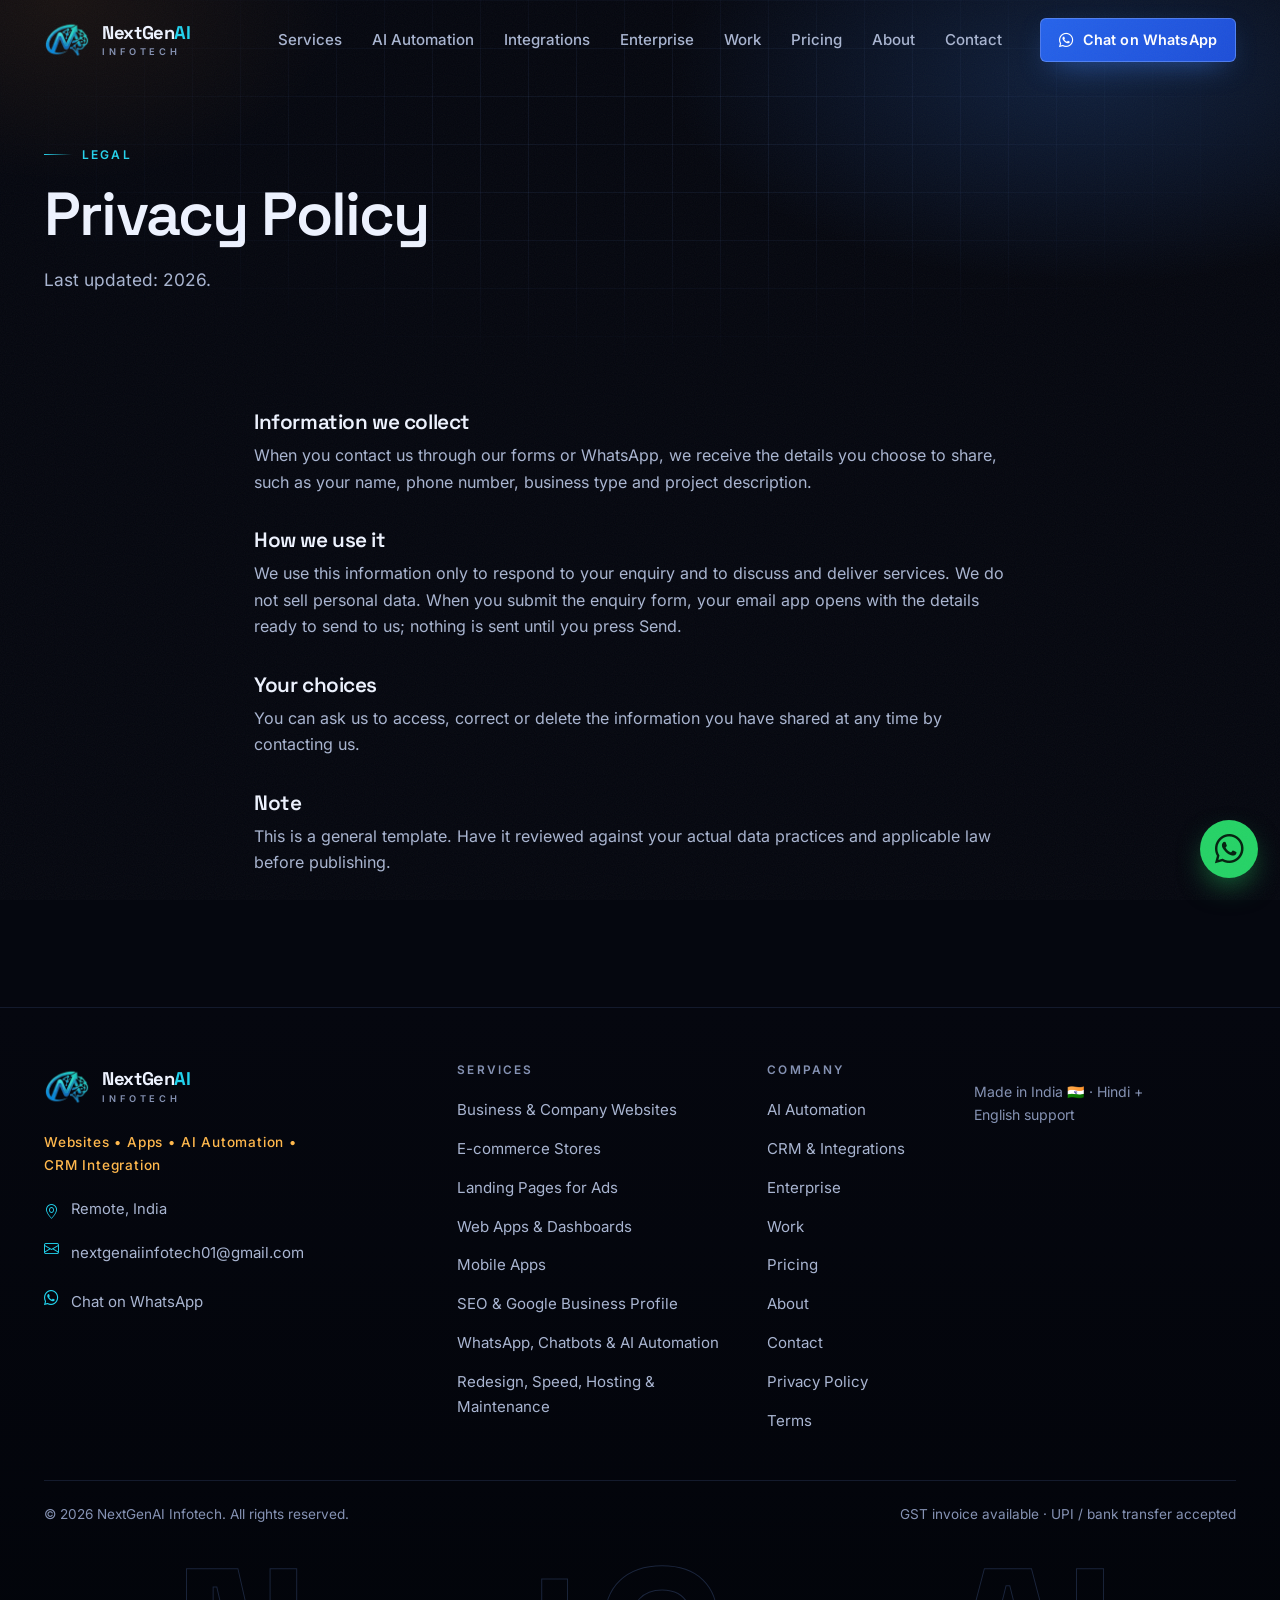
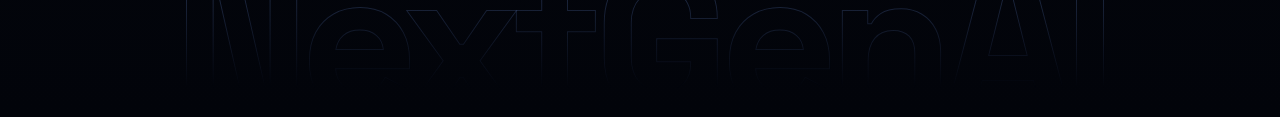
<file: privacy.html>
<!DOCTYPE html>
<html lang="en-IN">
<head>
<meta charset="utf-8">
<meta name="viewport" content="width=device-width, initial-scale=1, viewport-fit=cover">
<title>Privacy Policy | NextGenAI Infotech</title>
<meta name="description" content="Privacy Policy for NextGenAI Infotech.">
<meta name="robots" content="index, follow">
<meta name="theme-color" content="#05070f">
<link rel="canonical" href="https://www.example.com/privacy.html">
<meta property="og:type" content="website">
<meta property="og:locale" content="en_IN">
<meta property="og:site_name" content="NextGenAI Infotech">
<meta property="og:title" content="Privacy Policy | NextGenAI Infotech">
<meta property="og:description" content="Privacy Policy for NextGenAI Infotech.">
<meta property="og:url" content="https://www.example.com/privacy.html">
<meta property="og:image" content="https://www.example.com/assets/images/og-cover.png">
<meta property="og:image:width" content="1200">
<meta property="og:image:height" content="630">
<meta name="twitter:card" content="summary_large_image">
<link rel="icon" href="assets/icons/favicon.png" type="image/png" sizes="64x64">
<link rel="apple-touch-icon" href="assets/icons/apple-touch-icon.png">
<link rel="preconnect" href="https://cdn.jsdelivr.net" crossorigin>
<link rel="preload" href="assets/fonts/space-grotesk-latin.woff2" as="font" type="font/woff2" crossorigin>
<link rel="preload" href="assets/fonts/inter-latin.woff2" as="font" type="font/woff2" crossorigin>
<link href="https://cdn.jsdelivr.net/npm/bootstrap@5.3.3/dist/css/bootstrap.min.css" rel="stylesheet">
<link href="https://cdn.jsdelivr.net/npm/bootstrap-icons@1.11.3/font/bootstrap-icons.min.css" rel="stylesheet">
<link href="css/style.css" rel="stylesheet">
<script>document.documentElement.classList.add('js');try{if(sessionStorage.getItem('nga_intro')){document.documentElement.classList.add('no-intro')}else{sessionStorage.setItem('nga_intro','1')}}catch(e){}</script>
</head>
<body>
<a class="skip-link" href="#main">Skip to content</a>
<div class="scroll-progress" aria-hidden="true"></div>
<header class="nx-nav">
  <div class="container">
    <a class="brand" href="index.html" aria-label="NextGenAI Infotech home">
      <img class="brand-mark" src="assets/images/logo-mark.png" width="36" height="36" alt="" decoding="async">
      <span class="brand-text"><strong>NextGen<em>AI</em></strong><small>INFOTECH</small></span>
    </a>
    <button class="nx-toggler" type="button" aria-controls="navMenu" aria-expanded="false" aria-label="Toggle navigation menu"><span></span><span></span><span></span></button>
    <nav class="nx-menu collapse" id="navMenu" aria-label="Primary">
      <ul class="nav-list">
          <li><a class="nav-link-nx" href="services.html">Services</a></li>
          <li><a class="nav-link-nx" href="ai-automation.html">AI Automation</a></li>
          <li><a class="nav-link-nx" href="integrations.html">Integrations</a></li>
          <li><a class="nav-link-nx" href="enterprise.html">Enterprise</a></li>
          <li><a class="nav-link-nx" href="work.html">Work</a></li>
          <li><a class="nav-link-nx" href="pricing.html">Pricing</a></li>
          <li><a class="nav-link-nx" href="about.html">About</a></li>
          <li><a class="nav-link-nx" href="contact.html">Contact</a></li>
      </ul>
      <div class="menu-ctas">
        <a class="btn-nx btn-nx--ghost menu-call" href="contact.html" data-call><i class="bi bi-telephone" aria-hidden="true"></i> Call us</a>
        <a class="btn-nx btn-nx--primary btn-nx--sm" href="contact.html" data-whatsapp><i class="bi bi-whatsapp" aria-hidden="true"></i> Chat on WhatsApp</a>
      </div>
    </nav>
  </div>
</header>
<main id="main">
<section class="page-hero"><div class="hero-glow"></div><div class="grid-bg"></div><div class="container"><span class="eyebrow reveal">LEGAL</span><h1 data-split class="hero-split">Privacy Policy</h1><p class="lead reveal">Last updated: 2026.</p></div></section><section class="section" style="padding-top:10px"><div class="container" style="max-width:820px"><h2 style='font-size:1.3rem;margin-top:34px'>Information we collect</h2><p>When you contact us through our forms or WhatsApp, we receive the details you choose to share, such as your name, phone number, business type and project description.</p><h2 style='font-size:1.3rem;margin-top:34px'>How we use it</h2><p>We use this information only to respond to your enquiry and to discuss and deliver services. We do not sell personal data. When you submit the enquiry form, your email app opens with the details ready to send to us; nothing is sent until you press Send.</p><h2 style='font-size:1.3rem;margin-top:34px'>Your choices</h2><p>You can ask us to access, correct or delete the information you have shared at any time by contacting us.</p><h2 style='font-size:1.3rem;margin-top:34px'>Note</h2><p>This is a general template. Have it reviewed against your actual data practices and applicable law before publishing.</p></div></section></main>
<footer class="footer">
  <div class="container">
    <div class="row g-4 g-lg-5">
      <div class="col-lg-4">
        <a class="brand" href="index.html" aria-label="NextGenAI Infotech home"><img class="brand-mark" src="assets/images/logo-mark.png" width="36" height="36" alt="" decoding="async"><span class="brand-text"><strong>NextGen<em>AI</em></strong><small>INFOTECH</small></span></a>
        <p class="tagline">Websites • Apps • AI Automation • CRM Integration</p>
        <ul class="footer-contact mt-3">
          <li><i class="bi bi-geo-alt" aria-hidden="true"></i><span data-cfg="address" data-ph="[Office address, City]"></span></li>
          <li><i class="bi bi-envelope" aria-hidden="true"></i><a href="mailto:nextgenaiinfotech01@gmail.com" data-cfg="email">nextgenaiinfotech01@gmail.com</a></li>
          <li><i class="bi bi-telephone" aria-hidden="true"></i><a href="contact.html" data-call data-cfg="phone" data-ph="[+91 XXXXX XXXXX]"></a></li>
          <li><i class="bi bi-whatsapp" aria-hidden="true"></i><a href="contact.html" data-whatsapp>Chat on WhatsApp</a></li>
        </ul>
      </div>
      <div class="col-6 col-lg-3"><h2>Services</h2><ul><li><a href="services.html#websites">Business & Company Websites</a></li><li><a href="services.html#ecommerce">E-commerce Stores</a></li><li><a href="services.html#landing">Landing Pages for Ads</a></li><li><a href="services.html#webapps">Web Apps & Dashboards</a></li><li><a href="services.html#mobile">Mobile Apps</a></li><li><a href="services.html#seo">SEO & Google Business Profile</a></li><li><a href="services.html#whatsapp">WhatsApp, Chatbots & AI Automation</a></li><li><a href="services.html#maintenance">Redesign, Speed, Hosting & Maintenance</a></li></ul></div>
      <div class="col-6 col-lg-2"><h2>Company</h2><ul>
        <li><a href="ai-automation.html">AI Automation</a></li><li><a href="integrations.html">CRM &amp; Integrations</a></li><li><a href="enterprise.html">Enterprise</a></li><li><a href="work.html">Work</a></li><li><a href="pricing.html">Pricing</a></li><li><a href="about.html">About</a></li><li><a href="contact.html">Contact</a></li><li><a href="privacy.html">Privacy Policy</a></li><li><a href="terms.html">Terms</a></li></ul></div>
      <div class="col-lg-3"><h2>Follow</h2>
        <div class="social">
          <a href="contact.html" data-social="linkedin" aria-label="NextGenAI Infotech on LinkedIn"><i class="bi bi-linkedin" aria-hidden="true"></i></a>
          <a href="contact.html" data-social="instagram" aria-label="NextGenAI Infotech on Instagram"><i class="bi bi-instagram" aria-hidden="true"></i></a>
          <a href="contact.html" data-social="github" aria-label="NextGenAI Infotech on GitHub"><i class="bi bi-github" aria-hidden="true"></i></a>
        </div>
        <p class="mt-3" style="font-size:.88rem;color:var(--faint)">Made in India 🇮🇳 · Hindi + English support</p>
      </div>
    </div>
    <div class="footer-bottom"><p>&copy; <span id="year">2026</span> NextGenAI Infotech. All rights reserved.</p><p>GST invoice available · UPI / bank transfer accepted</p></div>
  </div>
  <div class="footer-mark" aria-hidden="true">NextGenAI</div>
</footer>
<a class="wa-float" href="contact.html" data-whatsapp aria-label="Chat on WhatsApp"><i class="bi bi-whatsapp" aria-hidden="true"></i></a>
<nav class="mobile-bar" aria-label="Quick contact">
  <a href="contact.html" data-call><i class="bi bi-telephone" aria-hidden="true"></i> Call</a>
  <a class="mb-wa" href="contact.html" data-whatsapp><i class="bi bi-whatsapp" aria-hidden="true"></i> WhatsApp</a>
  <a class="mb-quote" href="contact.html"><i class="bi bi-chat-square-text" aria-hidden="true"></i> Get Quote</a>
</nav>
<script src="https://cdn.jsdelivr.net/npm/bootstrap@5.3.3/dist/js/bootstrap.bundle.min.js" defer></script>
<script src="js/effects.js" defer></script>
<script src="js/main.js" defer></script>
</body>
</html>
</file>
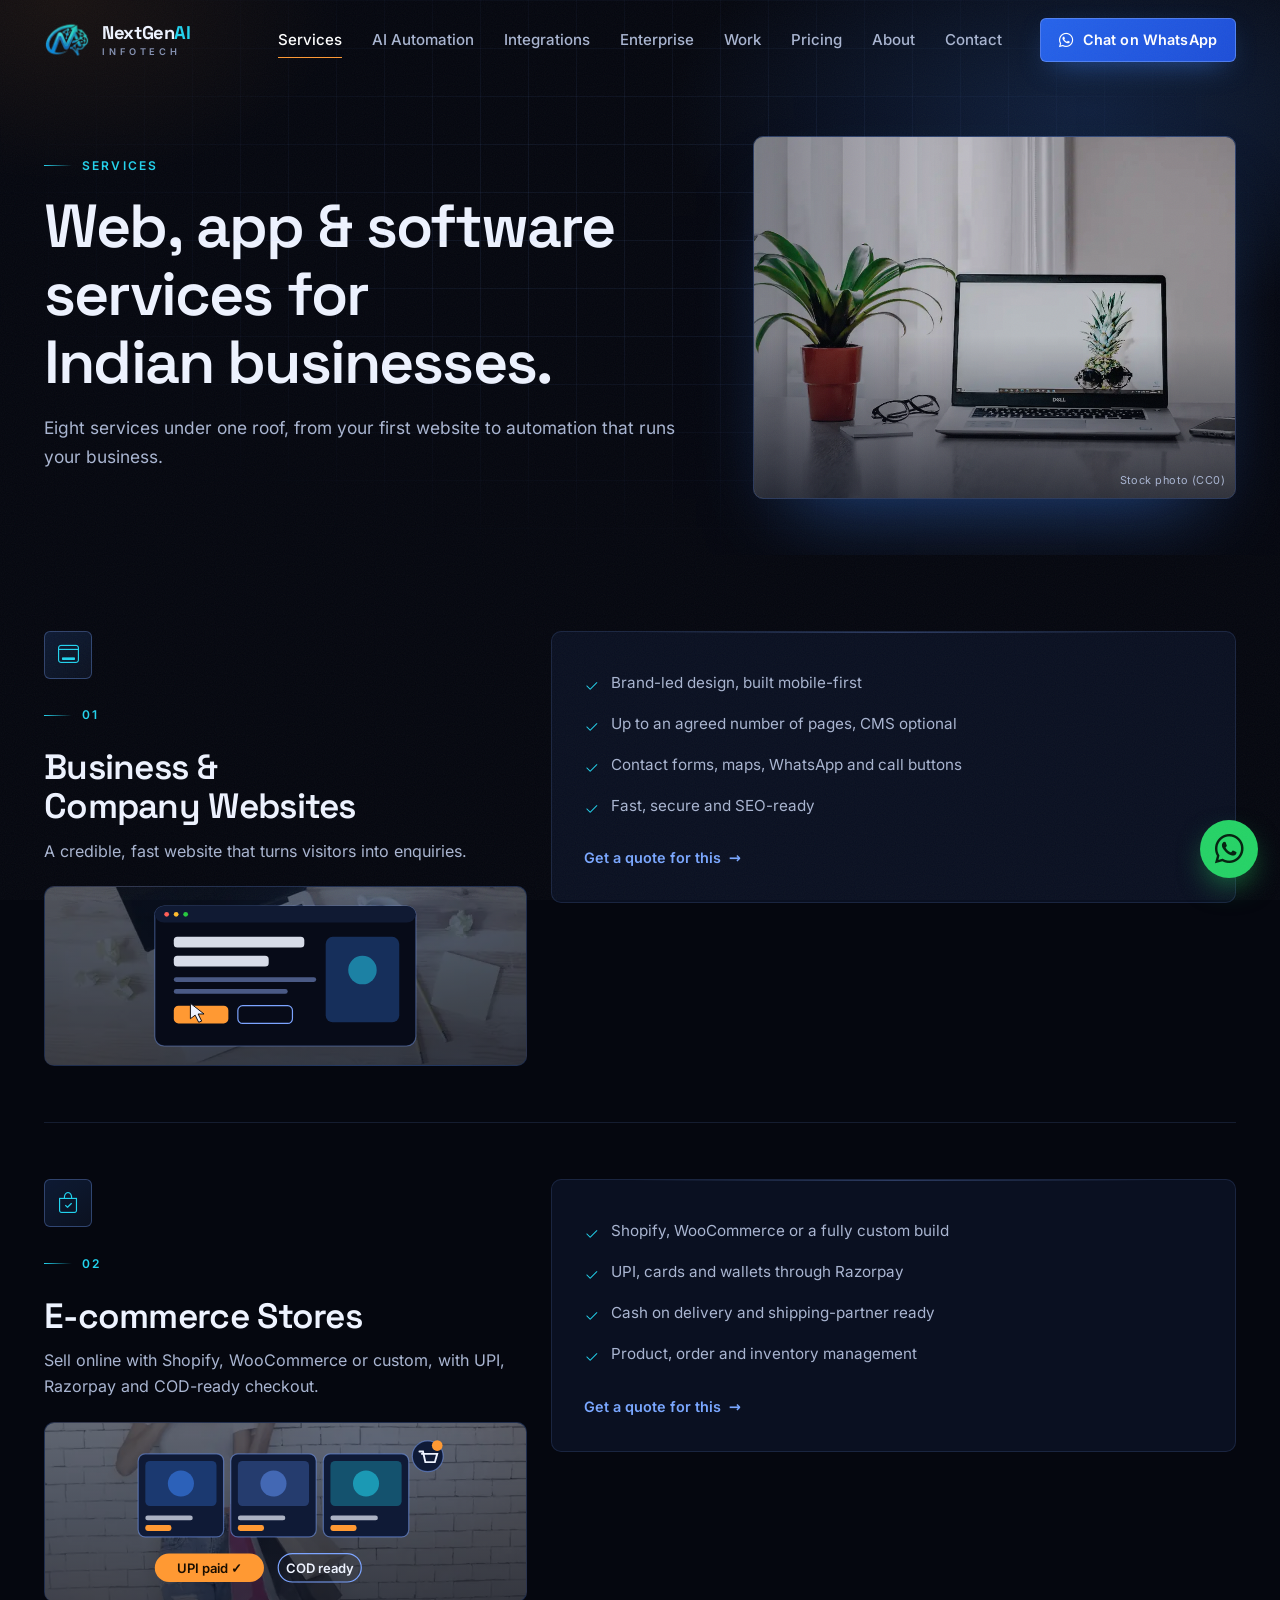
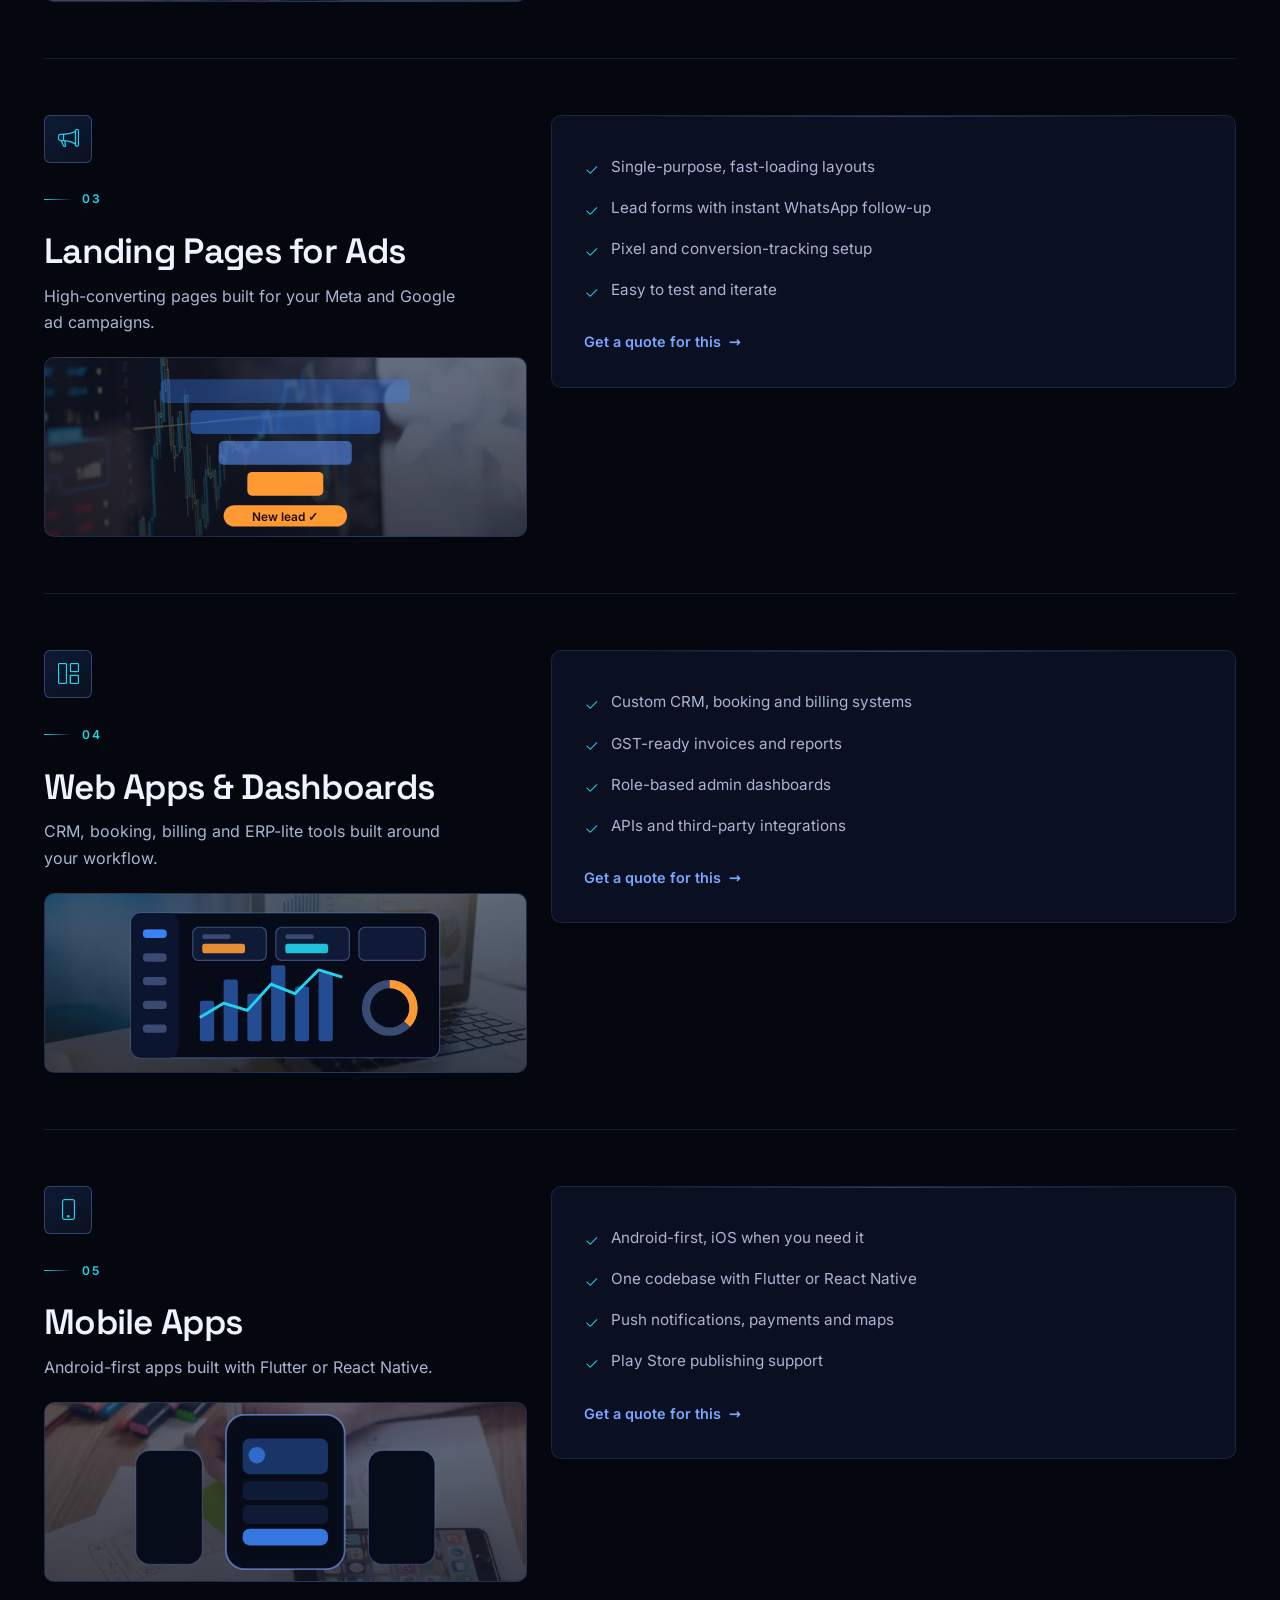
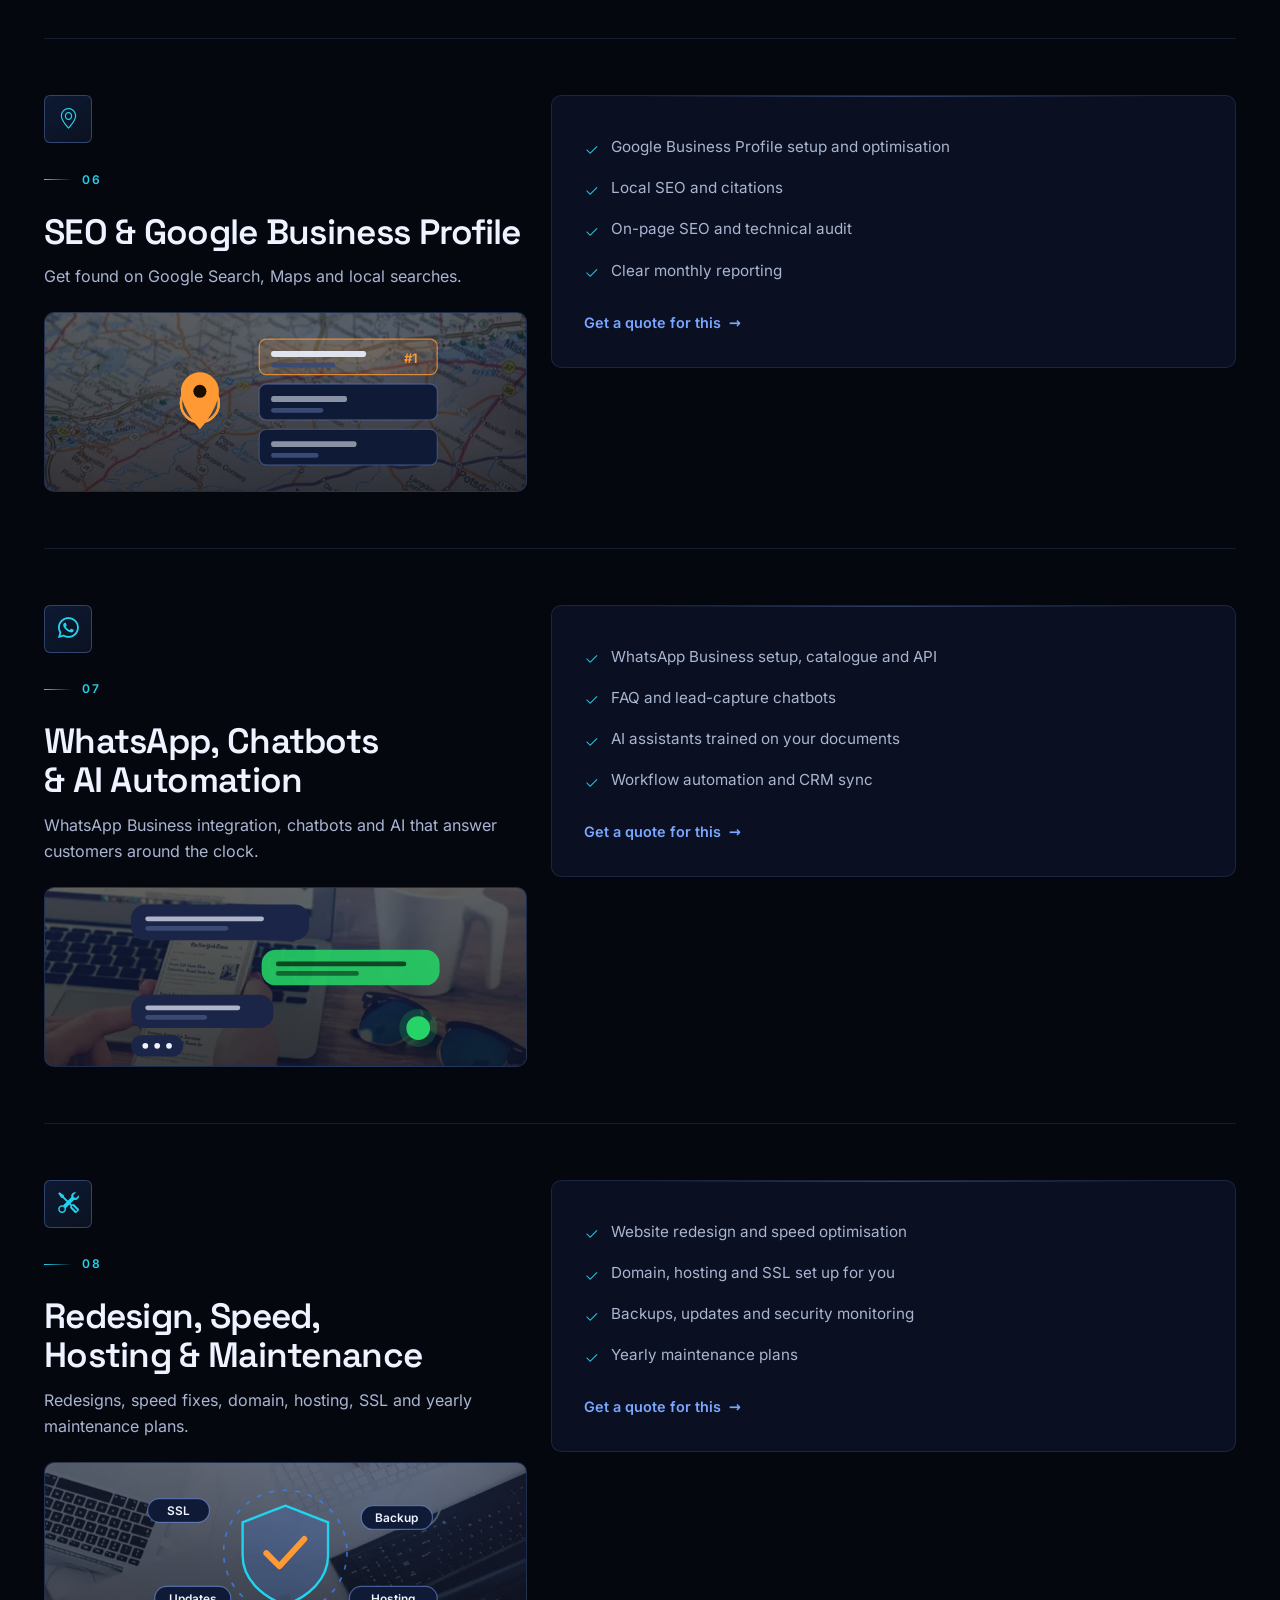
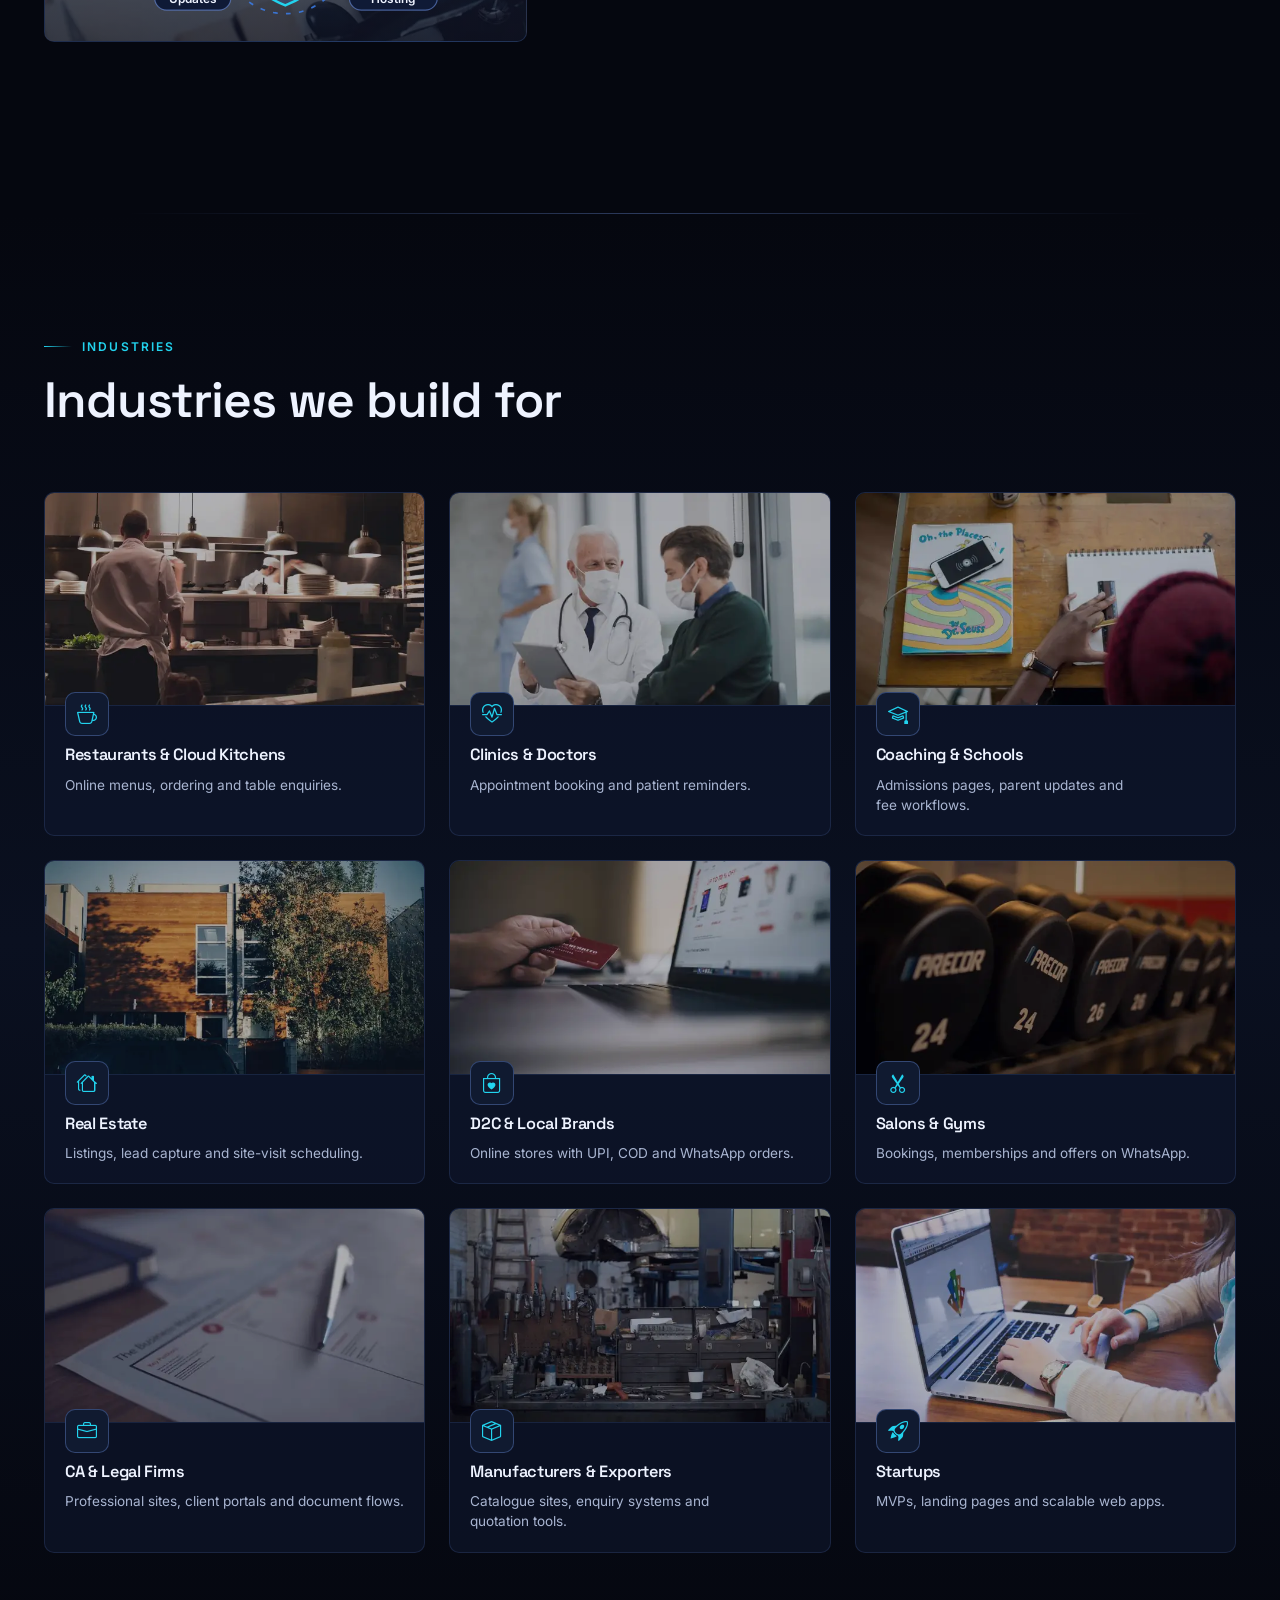
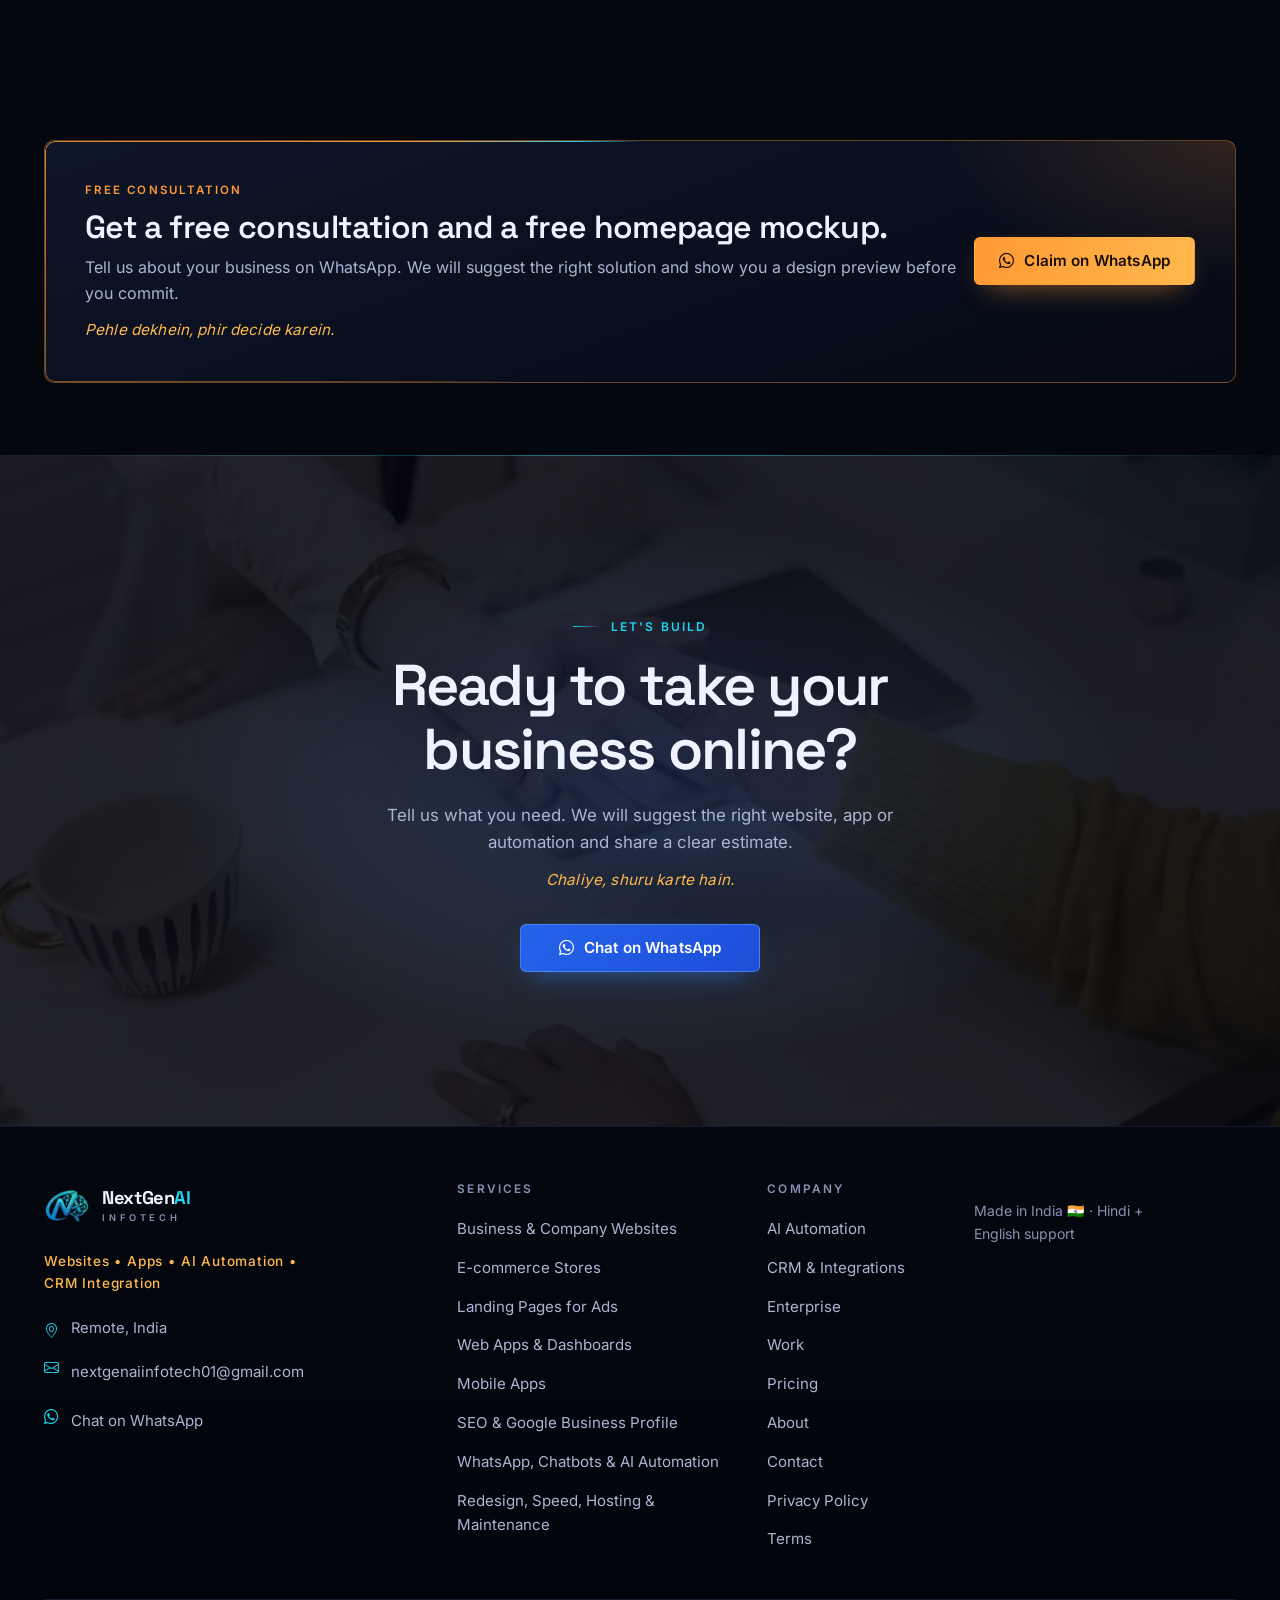
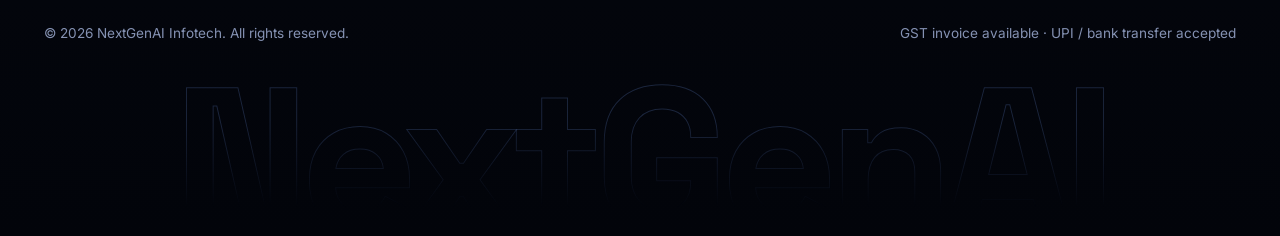
<file: services.html>
<!DOCTYPE html>
<html lang="en-IN">
<head>
<meta charset="utf-8">
<meta name="viewport" content="width=device-width, initial-scale=1, viewport-fit=cover">
<title>Web, App & Software Development Services in India | NextGenAI Infotech</title>
<meta name="description" content="Business websites, e-commerce stores, ad landing pages, web apps, mobile apps, SEO, WhatsApp automation and maintenance from NextGenAI Infotech.">
<meta name="robots" content="index, follow">
<meta name="theme-color" content="#05070f">
<link rel="canonical" href="https://www.example.com/services.html">
<meta property="og:type" content="website">
<meta property="og:locale" content="en_IN">
<meta property="og:site_name" content="NextGenAI Infotech">
<meta property="og:title" content="Web, App & Software Development Services in India | NextGenAI Infotech">
<meta property="og:description" content="Business websites, e-commerce stores, ad landing pages, web apps, mobile apps, SEO, WhatsApp automation and maintenance from NextGenAI Infotech.">
<meta property="og:url" content="https://www.example.com/services.html">
<meta property="og:image" content="https://www.example.com/assets/images/og-cover.png">
<meta property="og:image:width" content="1200">
<meta property="og:image:height" content="630">
<meta name="twitter:card" content="summary_large_image">
<link rel="icon" href="assets/icons/favicon.png" type="image/png" sizes="64x64">
<link rel="apple-touch-icon" href="assets/icons/apple-touch-icon.png">
<link rel="preconnect" href="https://cdn.jsdelivr.net" crossorigin>
<link rel="preload" href="assets/fonts/space-grotesk-latin.woff2" as="font" type="font/woff2" crossorigin>
<link rel="preload" href="assets/fonts/inter-latin.woff2" as="font" type="font/woff2" crossorigin>
<link href="https://cdn.jsdelivr.net/npm/bootstrap@5.3.3/dist/css/bootstrap.min.css" rel="stylesheet">
<link href="https://cdn.jsdelivr.net/npm/bootstrap-icons@1.11.3/font/bootstrap-icons.min.css" rel="stylesheet">
<link href="css/style.css" rel="stylesheet">
<script>document.documentElement.classList.add('js');try{if(sessionStorage.getItem('nga_intro')){document.documentElement.classList.add('no-intro')}else{sessionStorage.setItem('nga_intro','1')}}catch(e){}</script>
</head>
<body>
<a class="skip-link" href="#main">Skip to content</a>
<div class="scroll-progress" aria-hidden="true"></div>
<header class="nx-nav">
  <div class="container">
    <a class="brand" href="index.html" aria-label="NextGenAI Infotech home">
      <img class="brand-mark" src="assets/images/logo-mark.png" width="36" height="36" alt="" decoding="async">
      <span class="brand-text"><strong>NextGen<em>AI</em></strong><small>INFOTECH</small></span>
    </a>
    <button class="nx-toggler" type="button" aria-controls="navMenu" aria-expanded="false" aria-label="Toggle navigation menu"><span></span><span></span><span></span></button>
    <nav class="nx-menu collapse" id="navMenu" aria-label="Primary">
      <ul class="nav-list">
          <li><a class="nav-link-nx active" href="services.html" aria-current="page">Services</a></li>
          <li><a class="nav-link-nx" href="ai-automation.html">AI Automation</a></li>
          <li><a class="nav-link-nx" href="integrations.html">Integrations</a></li>
          <li><a class="nav-link-nx" href="enterprise.html">Enterprise</a></li>
          <li><a class="nav-link-nx" href="work.html">Work</a></li>
          <li><a class="nav-link-nx" href="pricing.html">Pricing</a></li>
          <li><a class="nav-link-nx" href="about.html">About</a></li>
          <li><a class="nav-link-nx" href="contact.html">Contact</a></li>
      </ul>
      <div class="menu-ctas">
        <a class="btn-nx btn-nx--ghost menu-call" href="contact.html" data-call><i class="bi bi-telephone" aria-hidden="true"></i> Call us</a>
        <a class="btn-nx btn-nx--primary btn-nx--sm" href="contact.html" data-whatsapp><i class="bi bi-whatsapp" aria-hidden="true"></i> Chat on WhatsApp</a>
      </div>
    </nav>
  </div>
</header>
<main id="main">
<section class="page-hero page-hero--media"><div class="hero-glow"></div><div class="grid-bg"></div><div class="container"><div class="ph-text"><span class="eyebrow reveal">SERVICES</span><h1 data-split class="hero-split">Web, app &amp; software services for Indian businesses.</h1><p class="lead reveal">Eight services under one roof, from your first website to automation that runs your business.</p></div><figure class="ph-media reveal"><img src="assets/images/photos/services-workspace.webp" width="960" height="720" alt="Laptop and plants on a bright desk" fetchpriority="low" decoding="async"><figcaption>Stock photo (CC0)</figcaption></figure></div></section>
<section class="section" style="padding-top:20px"><div class="container"><article class="detail" id="websites"><div class="row g-4 align-items-start"><div class="col-lg-5 reveal"><div class="icon-box" aria-hidden="true"><i class="bi bi-window-desktop"></i></div><span class="eyebrow">01</span><h2>Business & Company Websites</h2><p>A credible, fast website that turns visitors into enquiries.</p><div class="svc-art svc-art--solo"><img class="svc-photo" src="assets/images/photos/svc-web.webp" width="640" height="360" alt="" loading="lazy" decoding="async"><svg viewBox="0 0 300 150" preserveAspectRatio="xMidYMid meet" xmlns="http://www.w3.org/2000/svg" aria-hidden="true" focusable="false"><rect x="40" y="16" width="220" height="118" rx="8" fill="#070b18" fill-opacity="1" stroke="#7ca4ff" stroke-opacity=".4"/><rect x="40" y="16" width="220" height="14" rx="8" fill="#101a33" fill-opacity="1" /><circle cx="50" cy="23" r="2" fill="#ff5f57"/><circle cx="58" cy="23" r="2" fill="#febc2e"/><circle cx="66" cy="23" r="2" fill="#28c840"/><rect class="a-grow" x="56" y="42" width="110" height="9" rx="3" fill="#eef3ff" fill-opacity="0.9" /><rect class="a-grow g2" x="56" y="58" width="80" height="9" rx="3" fill="#eef3ff" fill-opacity="0.9" /><rect class="a-grow g3" x="56" y="76" width="120" height="4" rx="2" fill="#4a5a85" fill-opacity="1" /><rect class="a-grow g3" x="56" y="86" width="96" height="4" rx="2" fill="#4a5a85" fill-opacity="1" /><rect class="a-pop" x="56" y="100" width="46" height="15" rx="4" fill="#ff9933" fill-opacity="1" /><rect class="a-pop p2" x="110" y="100" width="46" height="15" rx="4" fill="none" fill-opacity="1" stroke="#7ca4ff"/><rect class="a-grow g2" x="184" y="42" width="62" height="72" rx="6" fill="#3b82f6" fill-opacity="0.3" /><circle cx="215" cy="70" r="12" fill="#22d3ee" fill-opacity=".5"/><path class="a-cursor" d="M0 0 L0 13 L4 10 L7 16 L9.5 15 L6.5 9 L11.5 9 Z" fill="#eef3ff" stroke="#05070f" stroke-width=".8"/></svg></div><span class="start-price">Starting at<b data-start="websites">₹___</b></span></div><div class="col-lg-7 reveal" style="--d:.08s"><div class="card-nx" data-no-tilt><ul class="check-list"><li><i class="bi bi-check2" aria-hidden="true"></i>Brand-led design, built mobile-first</li><li><i class="bi bi-check2" aria-hidden="true"></i>Up to an agreed number of pages, CMS optional</li><li><i class="bi bi-check2" aria-hidden="true"></i>Contact forms, maps, WhatsApp and call buttons</li><li><i class="bi bi-check2" aria-hidden="true"></i>Fast, secure and SEO-ready</li></ul><a class="link-arrow stretched" href="contact.html?service=Business%20%26%20Company%20Websites">Get a quote for this <span aria-hidden="true">→</span></a></div></div></div></article><article class="detail" id="ecommerce"><div class="row g-4 align-items-start"><div class="col-lg-5 reveal"><div class="icon-box" aria-hidden="true"><i class="bi bi-bag-check"></i></div><span class="eyebrow">02</span><h2>E-commerce Stores</h2><p>Sell online with Shopify, WooCommerce or custom, with UPI, Razorpay and COD-ready checkout.</p><div class="svc-art svc-art--solo"><img class="svc-photo" src="assets/images/photos/svc-store.webp" width="640" height="360" alt="" loading="lazy" decoding="async"><svg viewBox="0 0 300 150" preserveAspectRatio="xMidYMid meet" xmlns="http://www.w3.org/2000/svg" aria-hidden="true" focusable="false"><g class="a-lift"><rect x="26" y="26" width="72" height="70" rx="6" fill="#0f1a36" fill-opacity="1" stroke="#7ca4ff" stroke-opacity=".5"/><rect x="32" y="32" width="60" height="38" rx="4" fill="#3b82f6" fill-opacity="0.3" /><circle cx="62" cy="51" r="11" fill="#3b82f6" fill-opacity=".55"/><rect x="32" y="78" width="40" height="4" rx="2" fill="#eef3ff" fill-opacity="0.7" /><rect x="32" y="86" width="22" height="5" rx="2" fill="#ff9933" fill-opacity="1" /></g><g class="a-lift l2"><rect x="104" y="26" width="72" height="70" rx="6" fill="#0f1a36" fill-opacity="1" stroke="#7ca4ff" stroke-opacity=".5"/><rect x="110" y="32" width="60" height="38" rx="4" fill="#5b8def" fill-opacity="0.3" /><circle cx="140" cy="51" r="11" fill="#5b8def" fill-opacity=".55"/><rect x="110" y="78" width="40" height="4" rx="2" fill="#eef3ff" fill-opacity="0.7" /><rect x="110" y="86" width="22" height="5" rx="2" fill="#ff9933" fill-opacity="1" /></g><g class="a-lift l3"><rect x="182" y="26" width="72" height="70" rx="6" fill="#0f1a36" fill-opacity="1" stroke="#7ca4ff" stroke-opacity=".5"/><rect x="188" y="32" width="60" height="38" rx="4" fill="#22d3ee" fill-opacity="0.3" /><circle cx="218" cy="51" r="11" fill="#22d3ee" fill-opacity=".55"/><rect x="188" y="78" width="40" height="4" rx="2" fill="#eef3ff" fill-opacity="0.7" /><rect x="188" y="86" width="22" height="5" rx="2" fill="#ff9933" fill-opacity="1" /></g><circle cx="270" cy="28" r="13" fill="#0f1a36" stroke="#7ca4ff" stroke-opacity=".5"/><path d="M263 24h3l2 9h8l2-7h-13" fill="none" stroke="#eef3ff" stroke-width="1.6" stroke-linecap="round"/><circle class="a-pulse" cx="278" cy="19" r="4.5" fill="#ff9933"/><rect class="a-pop" x="40" y="110" width="92" height="24" rx="12" fill="#ff9933" fill-opacity="1" /><text x="86" y="126" text-anchor="middle" font-size="11" font-weight="700" fill="#1a0e00" font-family="Inter,sans-serif">UPI paid ✓</text><rect class="a-pop p2" x="144" y="110" width="70" height="24" rx="12" fill="none" fill-opacity="1" stroke="#7ca4ff"/><text x="179" y="126" text-anchor="middle" font-size="11" font-weight="600" fill="#eef3ff" font-family="Inter,sans-serif">COD ready</text></svg></div><span class="start-price">Starting at<b data-start="ecommerce">₹___</b></span></div><div class="col-lg-7 reveal" style="--d:.08s"><div class="card-nx" data-no-tilt><ul class="check-list"><li><i class="bi bi-check2" aria-hidden="true"></i>Shopify, WooCommerce or a fully custom build</li><li><i class="bi bi-check2" aria-hidden="true"></i>UPI, cards and wallets through Razorpay</li><li><i class="bi bi-check2" aria-hidden="true"></i>Cash on delivery and shipping-partner ready</li><li><i class="bi bi-check2" aria-hidden="true"></i>Product, order and inventory management</li></ul><a class="link-arrow stretched" href="contact.html?service=E-commerce%20Stores">Get a quote for this <span aria-hidden="true">→</span></a></div></div></div></article><article class="detail" id="landing"><div class="row g-4 align-items-start"><div class="col-lg-5 reveal"><div class="icon-box" aria-hidden="true"><i class="bi bi-megaphone"></i></div><span class="eyebrow">03</span><h2>Landing Pages for Ads</h2><p>High-converting pages built for your Meta and Google ad campaigns.</p><div class="svc-art svc-art--solo"><img class="svc-photo" src="assets/images/photos/svc-ads.webp" width="640" height="360" alt="" loading="lazy" decoding="async"><svg viewBox="0 0 300 150" preserveAspectRatio="xMidYMid meet" xmlns="http://www.w3.org/2000/svg" aria-hidden="true" focusable="false"><rect class="a-wgrow" x="45.0" y="18" width="210" height="20" rx="4" fill="#3b82f6" fill-opacity="0.35" /><rect class="a-wgrow w2" x="70.0" y="44" width="160" height="20" rx="4" fill="#3b82f6" fill-opacity="0.5" /><rect class="a-wgrow w3" x="94.0" y="70" width="112" height="20" rx="4" fill="#5b8def" fill-opacity="0.6" /><rect class="a-wgrow w4" x="118.0" y="96" width="64" height="20" rx="4" fill="#ff9933" fill-opacity="1" /><rect class="a-pop" x="98" y="124" width="104" height="18" rx="9" fill="#ff9933" fill-opacity="1" /><text x="150" y="137" text-anchor="middle" font-size="10" font-weight="700" fill="#1a0e00" font-family="Inter,sans-serif">New lead ✓</text></svg></div><span class="start-price">Starting at<b data-start="landing">₹___</b></span></div><div class="col-lg-7 reveal" style="--d:.08s"><div class="card-nx" data-no-tilt><ul class="check-list"><li><i class="bi bi-check2" aria-hidden="true"></i>Single-purpose, fast-loading layouts</li><li><i class="bi bi-check2" aria-hidden="true"></i>Lead forms with instant WhatsApp follow-up</li><li><i class="bi bi-check2" aria-hidden="true"></i>Pixel and conversion-tracking setup</li><li><i class="bi bi-check2" aria-hidden="true"></i>Easy to test and iterate</li></ul><a class="link-arrow stretched" href="contact.html?service=Landing%20Pages%20for%20Ads">Get a quote for this <span aria-hidden="true">→</span></a></div></div></div></article><article class="detail" id="webapps"><div class="row g-4 align-items-start"><div class="col-lg-5 reveal"><div class="icon-box" aria-hidden="true"><i class="bi bi-grid-1x2"></i></div><span class="eyebrow">04</span><h2>Web Apps & Dashboards</h2><p>CRM, booking, billing and ERP-lite tools built around your workflow.</p><div class="svc-art svc-art--solo"><img class="svc-photo" src="assets/images/photos/svc-apps.webp" width="640" height="360" alt="" loading="lazy" decoding="async"><svg viewBox="0 0 300 150" preserveAspectRatio="xMidYMid meet" xmlns="http://www.w3.org/2000/svg" aria-hidden="true" focusable="false"><rect x="20" y="16" width="260" height="122" rx="8" fill="#070b18" fill-opacity="1" stroke="#7ca4ff" stroke-opacity=".35"/><rect x="20" y="16" width="40" height="122" rx="8" fill="#0c1530" fill-opacity="1" /><rect x="30" y="30" width="20" height="7" rx="3" fill="#3a4a73" fill-opacity="1" /><rect x="30" y="50" width="20" height="7" rx="3" fill="#3a4a73" fill-opacity="1" /><rect x="30" y="70" width="20" height="7" rx="3" fill="#3a4a73" fill-opacity="1" /><rect x="30" y="90" width="20" height="7" rx="3" fill="#3a4a73" fill-opacity="1" /><rect x="30" y="110" width="20" height="7" rx="3" fill="#3a4a73" fill-opacity="1" /><rect x="30" y="30" width="20" height="7" rx="3" fill="#3b82f6" fill-opacity="1" /><rect x="72" y="28" width="62" height="28" rx="5" fill="#0f1a36" fill-opacity="1" stroke="#7ca4ff" stroke-opacity=".4"/><rect x="142" y="28" width="62" height="28" rx="5" fill="#0f1a36" fill-opacity="1" stroke="#7ca4ff" stroke-opacity=".4"/><rect x="212" y="28" width="56" height="28" rx="5" fill="#0f1a36" fill-opacity="1" stroke="#7ca4ff" stroke-opacity=".4"/><rect x="80" y="34" width="24" height="4" rx="2" fill="#3a4a73" fill-opacity="1" /><rect x="80" y="42" width="36" height="8" rx="2" fill="#ff9933" fill-opacity="0.9" /><rect x="150" y="34" width="24" height="4" rx="2" fill="#3a4a73" fill-opacity="1" /><rect x="150" y="42" width="36" height="8" rx="2" fill="#22d3ee" fill-opacity="0.9" /><rect class="a-bar" x="78" y="90" width="12" height="34" rx="2" fill="#3b82f6" fill-opacity="0.55" /><rect class="a-bar b2" x="98" y="72" width="12" height="52" rx="2" fill="#3b82f6" fill-opacity="0.55" /><rect class="a-bar b3" x="118" y="84" width="12" height="40" rx="2" fill="#3b82f6" fill-opacity="0.55" /><rect class="a-bar b4" x="138" y="60" width="12" height="64" rx="2" fill="#3b82f6" fill-opacity="0.55" /><rect class="a-bar b5" x="158" y="78" width="12" height="46" rx="2" fill="#3b82f6" fill-opacity="0.55" /><rect class="a-bar b6" x="178" y="66" width="12" height="58" rx="2" fill="#3b82f6" fill-opacity="0.55" /><polyline class="a-draw" points="78,104 98,92 118,98 138,76 158,84 178,64 198,70" fill="none" stroke="#22d3ee" stroke-width="2.4" stroke-linejoin="round"/><circle cx="238" cy="96" r="20" fill="none" stroke="#3a4a73" stroke-width="7"/><circle cx="238" cy="96" r="20" fill="none" stroke="#ff9933" stroke-width="7" stroke-dasharray="46 120" transform="rotate(-90 238 96)"/></svg></div><span class="start-price">Starting at<b data-start="webapps">₹___</b></span></div><div class="col-lg-7 reveal" style="--d:.08s"><div class="card-nx" data-no-tilt><ul class="check-list"><li><i class="bi bi-check2" aria-hidden="true"></i>Custom CRM, booking and billing systems</li><li><i class="bi bi-check2" aria-hidden="true"></i>GST-ready invoices and reports</li><li><i class="bi bi-check2" aria-hidden="true"></i>Role-based admin dashboards</li><li><i class="bi bi-check2" aria-hidden="true"></i>APIs and third-party integrations</li></ul><a class="link-arrow stretched" href="contact.html?service=Web%20Apps%20%26%20Dashboards">Get a quote for this <span aria-hidden="true">→</span></a></div></div></div></article><article class="detail" id="mobile"><div class="row g-4 align-items-start"><div class="col-lg-5 reveal"><div class="icon-box" aria-hidden="true"><i class="bi bi-phone"></i></div><span class="eyebrow">05</span><h2>Mobile Apps</h2><p>Android-first apps built with Flutter or React Native.</p><div class="svc-art svc-art--solo"><img class="svc-photo" src="assets/images/photos/svc-mobile.webp" width="640" height="360" alt="" loading="lazy" decoding="async"><svg viewBox="0 0 300 150" preserveAspectRatio="xMidYMid meet" xmlns="http://www.w3.org/2000/svg" aria-hidden="true" focusable="false"><defs><clipPath id="pcl"><rect x="108" y="22" width="84" height="106" rx="10"/></clipPath></defs><rect x="24" y="40" width="56" height="96" rx="12" fill="#070c1a" fill-opacity="1" stroke="#7ca4ff" stroke-opacity=".25"/><rect x="220" y="40" width="56" height="96" rx="12" fill="#070c1a" fill-opacity="1" stroke="#7ca4ff" stroke-opacity=".25"/><rect x="100" y="10" width="100" height="130" rx="16" fill="#070c1a" fill-opacity="1" stroke="#7ca4ff" stroke-opacity=".6" stroke-width="1.5"/><g clip-path="url(#pcl)"><g class="a-slide"><rect x="108" y="22" width="84" height="106" rx="0" fill="#070b18" fill-opacity="1" /><rect x="114" y="30" width="72" height="30" rx="6" fill="#3b82f6" fill-opacity="0.35" /><rect x="114" y="66" width="72" height="16" rx="5" fill="#0f1a36" fill-opacity="1" /><rect x="114" y="86" width="72" height="16" rx="5" fill="#0f1a36" fill-opacity="1" /><rect x="114" y="106" width="72" height="14" rx="6" fill="#3b82f6" fill-opacity="0.9" /><circle cx="126" cy="44" r="7" fill="#3b82f6" fill-opacity=".7"/><rect x="108" y="128" width="84" height="106" rx="0" fill="#070b18" fill-opacity="1" /><rect x="114" y="136" width="72" height="30" rx="6" fill="#ff9933" fill-opacity="0.35" /><rect x="114" y="172" width="72" height="16" rx="5" fill="#0f1a36" fill-opacity="1" /><rect x="114" y="192" width="72" height="16" rx="5" fill="#0f1a36" fill-opacity="1" /><rect x="114" y="212" width="72" height="14" rx="6" fill="#ff9933" fill-opacity="0.9" /><circle cx="126" cy="150" r="7" fill="#ff9933" fill-opacity=".7"/><rect x="108" y="234" width="84" height="106" rx="0" fill="#070b18" fill-opacity="1" /><rect x="114" y="242" width="72" height="30" rx="6" fill="#22d3ee" fill-opacity="0.35" /><rect x="114" y="278" width="72" height="16" rx="5" fill="#0f1a36" fill-opacity="1" /><rect x="114" y="298" width="72" height="16" rx="5" fill="#0f1a36" fill-opacity="1" /><rect x="114" y="318" width="72" height="14" rx="6" fill="#22d3ee" fill-opacity="0.9" /><circle cx="126" cy="256" r="7" fill="#22d3ee" fill-opacity=".7"/></g></g></svg></div><span class="start-price">Starting at<b data-start="mobile">₹___</b></span></div><div class="col-lg-7 reveal" style="--d:.08s"><div class="card-nx" data-no-tilt><ul class="check-list"><li><i class="bi bi-check2" aria-hidden="true"></i>Android-first, iOS when you need it</li><li><i class="bi bi-check2" aria-hidden="true"></i>One codebase with Flutter or React Native</li><li><i class="bi bi-check2" aria-hidden="true"></i>Push notifications, payments and maps</li><li><i class="bi bi-check2" aria-hidden="true"></i>Play Store publishing support</li></ul><a class="link-arrow stretched" href="contact.html?service=Mobile%20Apps">Get a quote for this <span aria-hidden="true">→</span></a></div></div></div></article><article class="detail" id="seo"><div class="row g-4 align-items-start"><div class="col-lg-5 reveal"><div class="icon-box" aria-hidden="true"><i class="bi bi-geo-alt"></i></div><span class="eyebrow">06</span><h2>SEO & Google Business Profile</h2><p>Get found on Google Search, Maps and local searches.</p><div class="svc-art svc-art--solo"><img class="svc-photo" src="assets/images/photos/svc-seo.webp" width="640" height="360" alt="" loading="lazy" decoding="async"><svg viewBox="0 0 300 150" preserveAspectRatio="xMidYMid meet" xmlns="http://www.w3.org/2000/svg" aria-hidden="true" focusable="false"><circle class="a-ring" cx="78" cy="76" r="16" fill="none" stroke="#ff9933" stroke-width="2"/><circle class="a-ring r2" cx="78" cy="76" r="16" fill="none" stroke="#ff9933" stroke-width="2"/><path d="M78 98 C64 82 62 70 62 66 a16 16 0 1 1 32 0 c0 4 -2 16 -16 32z" fill="#ff9933"/><circle cx="78" cy="66" r="5.5" fill="#1a0e00"/><rect class="a-rise" x="128" y="22" width="150" height="30" rx="6" fill="#ff9933" fill-opacity="0.15" stroke="#ff9933" stroke-opacity=".8"/><rect class="a-rise" x="138" y="32" width="80" height="5" rx="2" fill="#eef3ff" fill-opacity="0.9" /><rect class="a-rise" x="138" y="42" width="54" height="4" rx="2" fill="#3a4a73" fill-opacity="1" /><text x="262" y="42" text-anchor="end" font-size="11" font-weight="700" fill="#ff9933" font-family="Inter,sans-serif">#1</text><rect class="a-rise s2" x="128" y="60" width="150" height="30" rx="6" fill="#0f1a36" fill-opacity="1" stroke="#7ca4ff" stroke-opacity=".3"/><rect class="a-rise s2" x="138" y="70" width="64" height="5" rx="2" fill="#eef3ff" fill-opacity="0.55" /><rect class="a-rise s2" x="138" y="80" width="44" height="4" rx="2" fill="#3a4a73" fill-opacity="1" /><rect class="a-rise s3" x="128" y="98" width="150" height="30" rx="6" fill="#0f1a36" fill-opacity="1" stroke="#7ca4ff" stroke-opacity=".3"/><rect class="a-rise s3" x="138" y="108" width="72" height="5" rx="2" fill="#eef3ff" fill-opacity="0.55" /><rect class="a-rise s3" x="138" y="118" width="40" height="4" rx="2" fill="#3a4a73" fill-opacity="1" /></svg></div><span class="start-price">Starting at<b data-start="seo">₹___</b></span></div><div class="col-lg-7 reveal" style="--d:.08s"><div class="card-nx" data-no-tilt><ul class="check-list"><li><i class="bi bi-check2" aria-hidden="true"></i>Google Business Profile setup and optimisation</li><li><i class="bi bi-check2" aria-hidden="true"></i>Local SEO and citations</li><li><i class="bi bi-check2" aria-hidden="true"></i>On-page SEO and technical audit</li><li><i class="bi bi-check2" aria-hidden="true"></i>Clear monthly reporting</li></ul><a class="link-arrow stretched" href="contact.html?service=SEO%20%26%20Google%20Business%20Profile">Get a quote for this <span aria-hidden="true">→</span></a></div></div></div></article><article class="detail" id="whatsapp"><div class="row g-4 align-items-start"><div class="col-lg-5 reveal"><div class="icon-box" aria-hidden="true"><i class="bi bi-whatsapp"></i></div><span class="eyebrow">07</span><h2>WhatsApp, Chatbots & AI Automation</h2><p>WhatsApp Business integration, chatbots and AI that answer customers around the clock.</p><div class="svc-art svc-art--solo"><img class="svc-photo" src="assets/images/photos/svc-whatsapp.webp" width="640" height="360" alt="" loading="lazy" decoding="async"><svg viewBox="0 0 300 150" preserveAspectRatio="xMidYMid meet" xmlns="http://www.w3.org/2000/svg" aria-hidden="true" focusable="false"><rect class="a-bub" x="20" y="14" width="150" height="30" rx="12" fill="#1a2547" fill-opacity="1" /><rect class="a-bub" x="32" y="24" width="100" height="4" rx="2" fill="#eef3ff" fill-opacity="0.7" /><rect class="a-bub" x="32" y="32" width="70" height="4" rx="2" fill="#3a4a73" fill-opacity="1" /><rect class="a-bub u2" x="130" y="52" width="150" height="30" rx="12" fill="#25d366" fill-opacity="0.88" /><rect class="a-bub u2" x="142" y="62" width="110" height="4" rx="2" fill="#04210f" fill-opacity="0.75" /><rect class="a-bub u2" x="142" y="70" width="70" height="4" rx="2" fill="#04210f" fill-opacity="0.55" /><rect class="a-bub u3" x="20" y="90" width="120" height="28" rx="12" fill="#1a2547" fill-opacity="1" /><rect class="a-bub u3" x="32" y="99" width="80" height="4" rx="2" fill="#eef3ff" fill-opacity="0.7" /><rect class="a-bub u3" x="32" y="107" width="52" height="4" rx="2" fill="#3a4a73" fill-opacity="1" /><rect x="20" y="124" width="44" height="18" rx="9" fill="#1a2547" fill-opacity="1" /><circle class="a-dot" cx="32" cy="133" r="2.4" fill="#eef3ff"/><circle class="a-dot d2" cx="42" cy="133" r="2.4" fill="#eef3ff"/><circle class="a-dot d3" cx="52" cy="133" r="2.4" fill="#eef3ff"/><circle cx="262" cy="118" r="16" fill="#25d366" fill-opacity=".18"/><circle cx="262" cy="118" r="10" fill="#25d366"/></svg></div><span class="start-price">Starting at<b data-start="whatsapp">₹___</b></span></div><div class="col-lg-7 reveal" style="--d:.08s"><div class="card-nx" data-no-tilt><ul class="check-list"><li><i class="bi bi-check2" aria-hidden="true"></i>WhatsApp Business setup, catalogue and API</li><li><i class="bi bi-check2" aria-hidden="true"></i>FAQ and lead-capture chatbots</li><li><i class="bi bi-check2" aria-hidden="true"></i>AI assistants trained on your documents</li><li><i class="bi bi-check2" aria-hidden="true"></i>Workflow automation and CRM sync</li></ul><a class="link-arrow stretched" href="contact.html?service=WhatsApp%2C%20Chatbots%20%26%20AI%20Automation">Get a quote for this <span aria-hidden="true">→</span></a></div></div></div></article><article class="detail" id="maintenance"><div class="row g-4 align-items-start"><div class="col-lg-5 reveal"><div class="icon-box" aria-hidden="true"><i class="bi bi-tools"></i></div><span class="eyebrow">08</span><h2>Redesign, Speed, Hosting & Maintenance</h2><p>Redesigns, speed fixes, domain, hosting, SSL and yearly maintenance plans.</p><div class="svc-art svc-art--solo"><img class="svc-photo" src="assets/images/photos/svc-maint.webp" width="640" height="360" alt="" loading="lazy" decoding="async"><svg viewBox="0 0 300 150" preserveAspectRatio="xMidYMid meet" xmlns="http://www.w3.org/2000/svg" aria-hidden="true" focusable="false"><circle class="a-spin" cx="150" cy="75" r="52" fill="none" stroke="#3b82f6" stroke-width="1.4" stroke-dasharray="4 7" stroke-opacity=".8"/><path d="M150 36 L186 50 V78 C186 98 170 112 150 120 C130 112 114 98 114 78 V50 Z" fill="#3b82f6" fill-opacity=".18" stroke="#22d3ee" stroke-width="2"/><path class="a-check" d="M134 76 l11 11 l21 -23" fill="none" stroke="#ff9933" stroke-width="5" stroke-linecap="round" stroke-linejoin="round"/><rect class="a-pop" x="34" y="30" width="52" height="20" rx="10" fill="#0f1a36" fill-opacity="1" stroke="#7ca4ff" stroke-opacity=".5"/><text x="60" y="44" text-anchor="middle" font-size="10" font-weight="600" fill="#eef3ff" font-family="Inter,sans-serif">SSL</text><rect class="a-pop p2" x="214" y="36" width="60" height="20" rx="10" fill="#0f1a36" fill-opacity="1" stroke="#7ca4ff" stroke-opacity=".5"/><text x="244" y="50" text-anchor="middle" font-size="10" font-weight="600" fill="#eef3ff" font-family="Inter,sans-serif">Backup</text><rect class="a-pop p2" x="40" y="104" width="64" height="20" rx="10" fill="#0f1a36" fill-opacity="1" stroke="#7ca4ff" stroke-opacity=".5"/><text x="72" y="118" text-anchor="middle" font-size="10" font-weight="600" fill="#eef3ff" font-family="Inter,sans-serif">Updates</text><rect class="a-pop" x="204" y="104" width="74" height="20" rx="10" fill="#0f1a36" fill-opacity="1" stroke="#7ca4ff" stroke-opacity=".5"/><text x="241" y="118" text-anchor="middle" font-size="10" font-weight="600" fill="#eef3ff" font-family="Inter,sans-serif">Hosting</text></svg></div><span class="start-price">Starting at<b data-start="maintenance">₹___</b></span></div><div class="col-lg-7 reveal" style="--d:.08s"><div class="card-nx" data-no-tilt><ul class="check-list"><li><i class="bi bi-check2" aria-hidden="true"></i>Website redesign and speed optimisation</li><li><i class="bi bi-check2" aria-hidden="true"></i>Domain, hosting and SSL set up for you</li><li><i class="bi bi-check2" aria-hidden="true"></i>Backups, updates and security monitoring</li><li><i class="bi bi-check2" aria-hidden="true"></i>Yearly maintenance plans</li></ul><a class="link-arrow stretched" href="contact.html?service=Redesign%2C%20Speed%2C%20Hosting%20%26%20Maintenance">Get a quote for this <span aria-hidden="true">→</span></a></div></div></div></article></div></section>
<section class="section section--alt" id="industries" aria-labelledby="ind-title"><div class="container"><div class="section-head"><span class="eyebrow reveal">INDUSTRIES</span><h2 id="ind-title" class="section-title" data-split>Industries we build for</h2></div><div class="row g-3 g-lg-4"><div class="col-6 col-md-4 reveal" style="--d:0.0s"><div class="tile tile--photo"><img class="tile-img" src="assets/images/photos/ind-restaurant.webp" width="640" height="360" alt="" loading="lazy" decoding="async"><i class="bi bi-cup-hot" aria-hidden="true"></i><h3>Restaurants & Cloud Kitchens</h3><p>Online menus, ordering and table enquiries.</p></div></div>
<div class="col-6 col-md-4 reveal" style="--d:0.06s"><div class="tile tile--photo"><img class="tile-img" src="assets/images/photos/ind-clinic.webp" width="640" height="360" alt="" loading="lazy" decoding="async"><i class="bi bi-heart-pulse" aria-hidden="true"></i><h3>Clinics & Doctors</h3><p>Appointment booking and patient reminders.</p></div></div>
<div class="col-6 col-md-4 reveal" style="--d:0.12s"><div class="tile tile--photo"><img class="tile-img" src="assets/images/photos/ind-coaching.webp" width="640" height="360" alt="" loading="lazy" decoding="async"><i class="bi bi-mortarboard" aria-hidden="true"></i><h3>Coaching & Schools</h3><p>Admissions pages, parent updates and fee workflows.</p></div></div>
<div class="col-6 col-md-4 reveal" style="--d:0.0s"><div class="tile tile--photo"><img class="tile-img" src="assets/images/photos/ind-realestate.webp" width="640" height="360" alt="" loading="lazy" decoding="async"><i class="bi bi-houses" aria-hidden="true"></i><h3>Real Estate</h3><p>Listings, lead capture and site-visit scheduling.</p></div></div>
<div class="col-6 col-md-4 reveal" style="--d:0.06s"><div class="tile tile--photo"><img class="tile-img" src="assets/images/photos/ind-d2c.webp" width="640" height="360" alt="" loading="lazy" decoding="async"><i class="bi bi-bag-heart" aria-hidden="true"></i><h3>D2C & Local Brands</h3><p>Online stores with UPI, COD and WhatsApp orders.</p></div></div>
<div class="col-6 col-md-4 reveal" style="--d:0.12s"><div class="tile tile--photo"><img class="tile-img" src="assets/images/photos/ind-fitness.webp" width="640" height="360" alt="" loading="lazy" decoding="async"><i class="bi bi-scissors" aria-hidden="true"></i><h3>Salons & Gyms</h3><p>Bookings, memberships and offers on WhatsApp.</p></div></div>
<div class="col-6 col-md-4 reveal" style="--d:0.0s"><div class="tile tile--photo"><img class="tile-img" src="assets/images/photos/ind-legal.webp" width="640" height="360" alt="" loading="lazy" decoding="async"><i class="bi bi-briefcase" aria-hidden="true"></i><h3>CA & Legal Firms</h3><p>Professional sites, client portals and document flows.</p></div></div>
<div class="col-6 col-md-4 reveal" style="--d:0.06s"><div class="tile tile--photo"><img class="tile-img" src="assets/images/photos/ind-manufacturing.webp" width="640" height="360" alt="" loading="lazy" decoding="async"><i class="bi bi-box-seam" aria-hidden="true"></i><h3>Manufacturers & Exporters</h3><p>Catalogue sites, enquiry systems and quotation tools.</p></div></div>
<div class="col-6 col-md-4 reveal" style="--d:0.12s"><div class="tile tile--photo"><img class="tile-img" src="assets/images/photos/ind-startup.webp" width="640" height="360" alt="" loading="lazy" decoding="async"><i class="bi bi-rocket-takeoff" aria-hidden="true"></i><h3>Startups</h3><p>MVPs, landing pages and scalable web apps.</p></div></div></div></div></section>
<section class="section--tight" aria-labelledby="offer-title"><div class="container"><div class="offer reveal"><span class="glow-ring" aria-hidden="true"></span><img class="offer-photo" src="assets/images/photos/offer-phone.webp" width="800" height="600" alt="" loading="lazy" decoding="async">
  <div><span class="tag">Free consultation</span><h2 id="offer-title">Get a free consultation and a free homepage mockup.</h2><p>Tell us about your business on WhatsApp. We will suggest the right solution and show you a design preview before you commit.</p><span class="hindi">Pehle dekhein, phir decide karein.</span></div>
  <div class="hero-cta"><a class="btn-nx btn-nx--saffron" href="contact.html" data-whatsapp data-wa-msg="Hi, I would like the free consultation and homepage mockup."><i class="bi bi-whatsapp" aria-hidden="true"></i> Claim on WhatsApp</a><a class="btn-nx btn-nx--ghost" href="contact.html" data-call><i class="bi bi-telephone" aria-hidden="true"></i> Call us</a></div>
</div></div></section>
<section class="cta-section" aria-labelledby="cta-title"><img class="cta-photo" src="assets/images/photos/cta-handshake.webp" width="1600" height="900" alt="" loading="lazy" decoding="async">
  <canvas class="bg-canvas" aria-hidden="true"></canvas>
  <div class="container" style="position:relative;z-index:2">
    <span class="eyebrow reveal">Let's build</span>
    <h2 id="cta-title" data-split>Ready to take your business online?</h2>
    <p class="reveal">Tell us what you need. We will suggest the right website, app or automation and share a clear estimate.<span class="hindi">Chaliye, shuru karte hain.</span></p>
    <div class="hero-cta reveal"><a class="btn-nx btn-nx--primary" href="contact.html" data-whatsapp><i class="bi bi-whatsapp" aria-hidden="true"></i> Chat on WhatsApp</a><a class="btn-nx btn-nx--ghost" href="contact.html" data-call><i class="bi bi-telephone" aria-hidden="true"></i> Call us</a></div>
  </div>
</section></main>
<footer class="footer">
  <div class="container">
    <div class="row g-4 g-lg-5">
      <div class="col-lg-4">
        <a class="brand" href="index.html" aria-label="NextGenAI Infotech home"><img class="brand-mark" src="assets/images/logo-mark.png" width="36" height="36" alt="" decoding="async"><span class="brand-text"><strong>NextGen<em>AI</em></strong><small>INFOTECH</small></span></a>
        <p class="tagline">Websites • Apps • AI Automation • CRM Integration</p>
        <ul class="footer-contact mt-3">
          <li><i class="bi bi-geo-alt" aria-hidden="true"></i><span data-cfg="address" data-ph="[Office address, City]"></span></li>
          <li><i class="bi bi-envelope" aria-hidden="true"></i><a href="mailto:nextgenaiinfotech01@gmail.com" data-cfg="email">nextgenaiinfotech01@gmail.com</a></li>
          <li><i class="bi bi-telephone" aria-hidden="true"></i><a href="contact.html" data-call data-cfg="phone" data-ph="[+91 XXXXX XXXXX]"></a></li>
          <li><i class="bi bi-whatsapp" aria-hidden="true"></i><a href="contact.html" data-whatsapp>Chat on WhatsApp</a></li>
        </ul>
      </div>
      <div class="col-6 col-lg-3"><h2>Services</h2><ul><li><a href="services.html#websites">Business & Company Websites</a></li><li><a href="services.html#ecommerce">E-commerce Stores</a></li><li><a href="services.html#landing">Landing Pages for Ads</a></li><li><a href="services.html#webapps">Web Apps & Dashboards</a></li><li><a href="services.html#mobile">Mobile Apps</a></li><li><a href="services.html#seo">SEO & Google Business Profile</a></li><li><a href="services.html#whatsapp">WhatsApp, Chatbots & AI Automation</a></li><li><a href="services.html#maintenance">Redesign, Speed, Hosting & Maintenance</a></li></ul></div>
      <div class="col-6 col-lg-2"><h2>Company</h2><ul>
        <li><a href="ai-automation.html">AI Automation</a></li><li><a href="integrations.html">CRM &amp; Integrations</a></li><li><a href="enterprise.html">Enterprise</a></li><li><a href="work.html">Work</a></li><li><a href="pricing.html">Pricing</a></li><li><a href="about.html">About</a></li><li><a href="contact.html">Contact</a></li><li><a href="privacy.html">Privacy Policy</a></li><li><a href="terms.html">Terms</a></li></ul></div>
      <div class="col-lg-3"><h2>Follow</h2>
        <div class="social">
          <a href="contact.html" data-social="linkedin" aria-label="NextGenAI Infotech on LinkedIn"><i class="bi bi-linkedin" aria-hidden="true"></i></a>
          <a href="contact.html" data-social="instagram" aria-label="NextGenAI Infotech on Instagram"><i class="bi bi-instagram" aria-hidden="true"></i></a>
          <a href="contact.html" data-social="github" aria-label="NextGenAI Infotech on GitHub"><i class="bi bi-github" aria-hidden="true"></i></a>
        </div>
        <p class="mt-3" style="font-size:.88rem;color:var(--faint)">Made in India 🇮🇳 · Hindi + English support</p>
      </div>
    </div>
    <div class="footer-bottom"><p>&copy; <span id="year">2026</span> NextGenAI Infotech. All rights reserved.</p><p>GST invoice available · UPI / bank transfer accepted</p></div>
  </div>
  <div class="footer-mark" aria-hidden="true">NextGenAI</div>
</footer>
<a class="wa-float" href="contact.html" data-whatsapp aria-label="Chat on WhatsApp"><i class="bi bi-whatsapp" aria-hidden="true"></i></a>
<nav class="mobile-bar" aria-label="Quick contact">
  <a href="contact.html" data-call><i class="bi bi-telephone" aria-hidden="true"></i> Call</a>
  <a class="mb-wa" href="contact.html" data-whatsapp><i class="bi bi-whatsapp" aria-hidden="true"></i> WhatsApp</a>
  <a class="mb-quote" href="contact.html"><i class="bi bi-chat-square-text" aria-hidden="true"></i> Get Quote</a>
</nav>
<script src="https://cdn.jsdelivr.net/npm/bootstrap@5.3.3/dist/js/bootstrap.bundle.min.js" defer></script>
<script src="js/effects.js" defer></script>
<script src="js/main.js" defer></script>
</body>
</html>
</file>
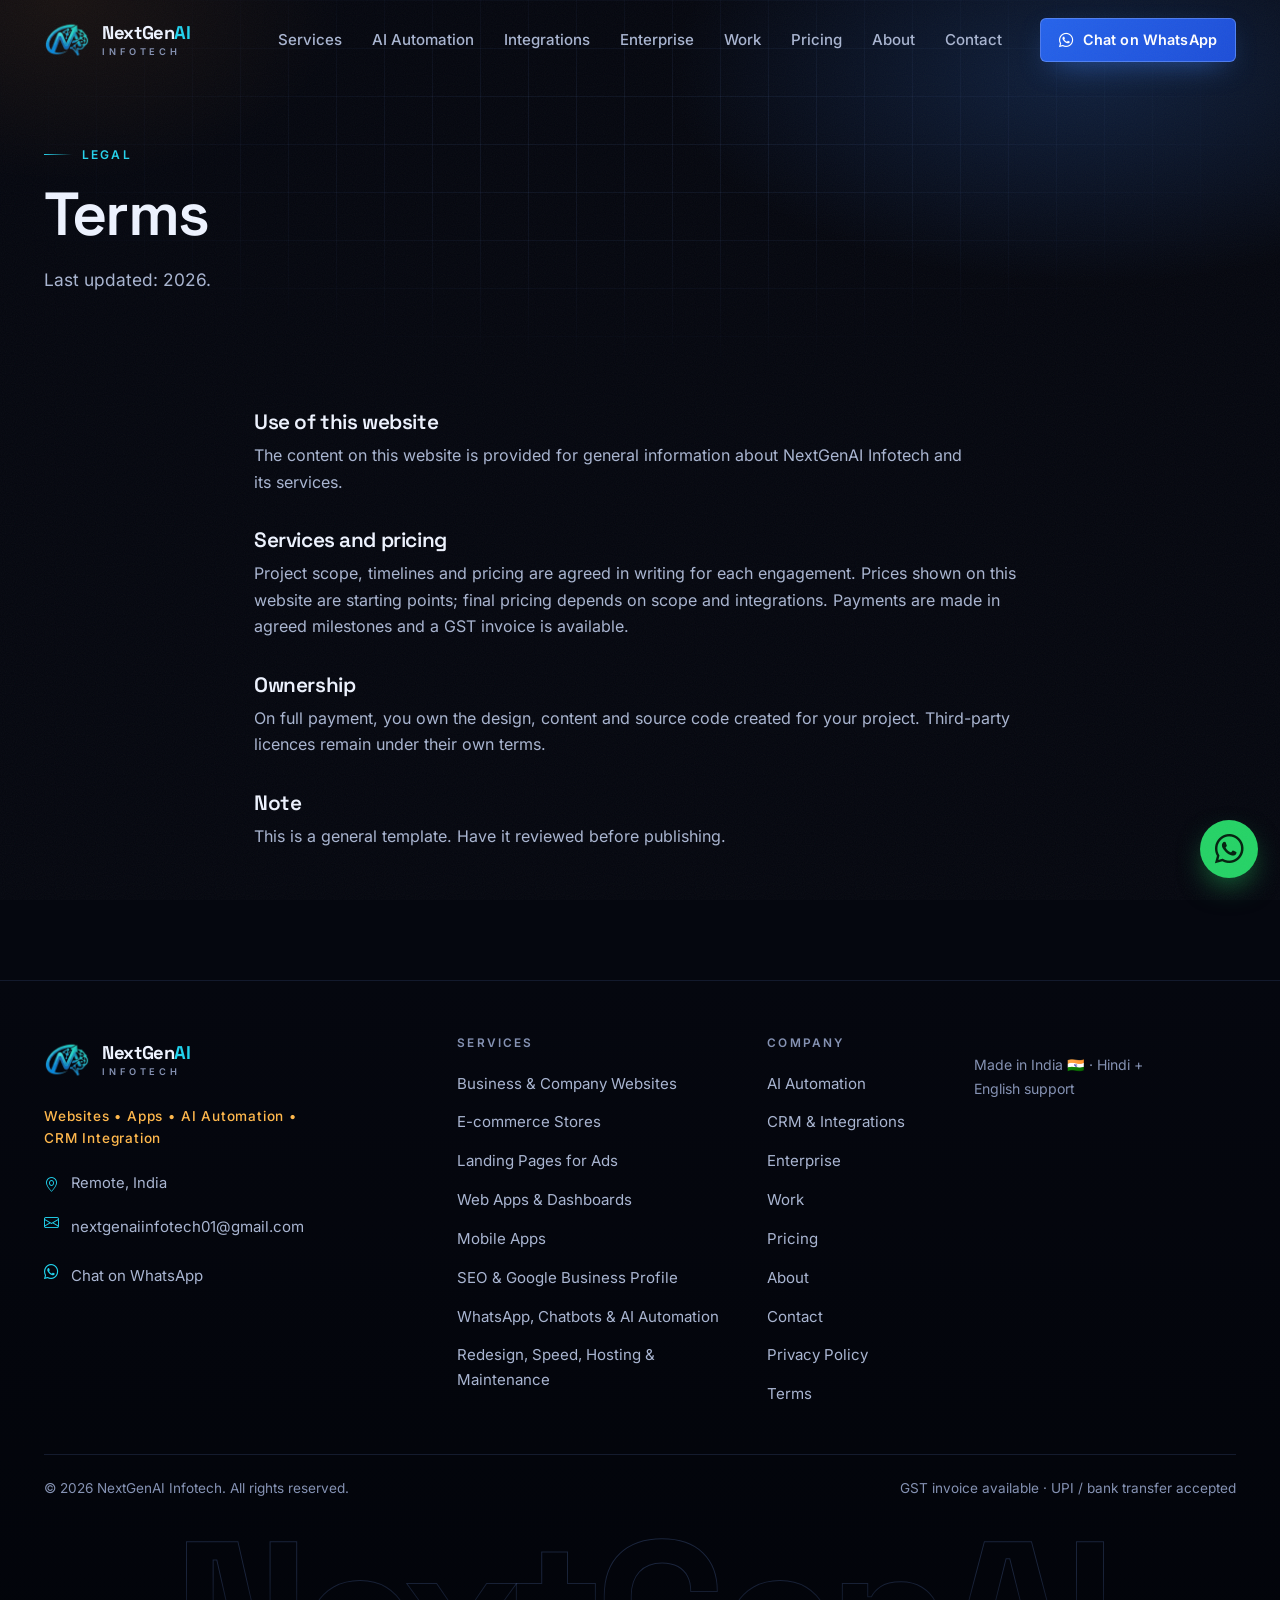
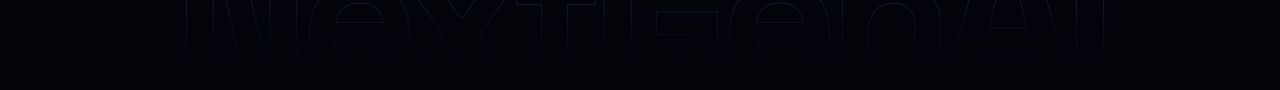
<file: terms.html>
<!DOCTYPE html>
<html lang="en-IN">
<head>
<meta charset="utf-8">
<meta name="viewport" content="width=device-width, initial-scale=1, viewport-fit=cover">
<title>Terms | NextGenAI Infotech</title>
<meta name="description" content="Terms for NextGenAI Infotech.">
<meta name="robots" content="index, follow">
<meta name="theme-color" content="#05070f">
<link rel="canonical" href="https://www.example.com/terms.html">
<meta property="og:type" content="website">
<meta property="og:locale" content="en_IN">
<meta property="og:site_name" content="NextGenAI Infotech">
<meta property="og:title" content="Terms | NextGenAI Infotech">
<meta property="og:description" content="Terms for NextGenAI Infotech.">
<meta property="og:url" content="https://www.example.com/terms.html">
<meta property="og:image" content="https://www.example.com/assets/images/og-cover.png">
<meta property="og:image:width" content="1200">
<meta property="og:image:height" content="630">
<meta name="twitter:card" content="summary_large_image">
<link rel="icon" href="assets/icons/favicon.png" type="image/png" sizes="64x64">
<link rel="apple-touch-icon" href="assets/icons/apple-touch-icon.png">
<link rel="preconnect" href="https://cdn.jsdelivr.net" crossorigin>
<link rel="preload" href="assets/fonts/space-grotesk-latin.woff2" as="font" type="font/woff2" crossorigin>
<link rel="preload" href="assets/fonts/inter-latin.woff2" as="font" type="font/woff2" crossorigin>
<link href="https://cdn.jsdelivr.net/npm/bootstrap@5.3.3/dist/css/bootstrap.min.css" rel="stylesheet">
<link href="https://cdn.jsdelivr.net/npm/bootstrap-icons@1.11.3/font/bootstrap-icons.min.css" rel="stylesheet">
<link href="css/style.css" rel="stylesheet">
<script>document.documentElement.classList.add('js');try{if(sessionStorage.getItem('nga_intro')){document.documentElement.classList.add('no-intro')}else{sessionStorage.setItem('nga_intro','1')}}catch(e){}</script>
</head>
<body>
<a class="skip-link" href="#main">Skip to content</a>
<div class="scroll-progress" aria-hidden="true"></div>
<header class="nx-nav">
  <div class="container">
    <a class="brand" href="index.html" aria-label="NextGenAI Infotech home">
      <img class="brand-mark" src="assets/images/logo-mark.png" width="36" height="36" alt="" decoding="async">
      <span class="brand-text"><strong>NextGen<em>AI</em></strong><small>INFOTECH</small></span>
    </a>
    <button class="nx-toggler" type="button" aria-controls="navMenu" aria-expanded="false" aria-label="Toggle navigation menu"><span></span><span></span><span></span></button>
    <nav class="nx-menu collapse" id="navMenu" aria-label="Primary">
      <ul class="nav-list">
          <li><a class="nav-link-nx" href="services.html">Services</a></li>
          <li><a class="nav-link-nx" href="ai-automation.html">AI Automation</a></li>
          <li><a class="nav-link-nx" href="integrations.html">Integrations</a></li>
          <li><a class="nav-link-nx" href="enterprise.html">Enterprise</a></li>
          <li><a class="nav-link-nx" href="work.html">Work</a></li>
          <li><a class="nav-link-nx" href="pricing.html">Pricing</a></li>
          <li><a class="nav-link-nx" href="about.html">About</a></li>
          <li><a class="nav-link-nx" href="contact.html">Contact</a></li>
      </ul>
      <div class="menu-ctas">
        <a class="btn-nx btn-nx--ghost menu-call" href="contact.html" data-call><i class="bi bi-telephone" aria-hidden="true"></i> Call us</a>
        <a class="btn-nx btn-nx--primary btn-nx--sm" href="contact.html" data-whatsapp><i class="bi bi-whatsapp" aria-hidden="true"></i> Chat on WhatsApp</a>
      </div>
    </nav>
  </div>
</header>
<main id="main">
<section class="page-hero"><div class="hero-glow"></div><div class="grid-bg"></div><div class="container"><span class="eyebrow reveal">LEGAL</span><h1 data-split class="hero-split">Terms</h1><p class="lead reveal">Last updated: 2026.</p></div></section><section class="section" style="padding-top:10px"><div class="container" style="max-width:820px"><h2 style='font-size:1.3rem;margin-top:34px'>Use of this website</h2><p>The content on this website is provided for general information about NextGenAI Infotech and its services.</p><h2 style='font-size:1.3rem;margin-top:34px'>Services and pricing</h2><p>Project scope, timelines and pricing are agreed in writing for each engagement. Prices shown on this website are starting points; final pricing depends on scope and integrations. Payments are made in agreed milestones and a GST invoice is available.</p><h2 style='font-size:1.3rem;margin-top:34px'>Ownership</h2><p>On full payment, you own the design, content and source code created for your project. Third-party licences remain under their own terms.</p><h2 style='font-size:1.3rem;margin-top:34px'>Note</h2><p>This is a general template. Have it reviewed before publishing.</p></div></section></main>
<footer class="footer">
  <div class="container">
    <div class="row g-4 g-lg-5">
      <div class="col-lg-4">
        <a class="brand" href="index.html" aria-label="NextGenAI Infotech home"><img class="brand-mark" src="assets/images/logo-mark.png" width="36" height="36" alt="" decoding="async"><span class="brand-text"><strong>NextGen<em>AI</em></strong><small>INFOTECH</small></span></a>
        <p class="tagline">Websites • Apps • AI Automation • CRM Integration</p>
        <ul class="footer-contact mt-3">
          <li><i class="bi bi-geo-alt" aria-hidden="true"></i><span data-cfg="address" data-ph="[Office address, City]"></span></li>
          <li><i class="bi bi-envelope" aria-hidden="true"></i><a href="mailto:nextgenaiinfotech01@gmail.com" data-cfg="email">nextgenaiinfotech01@gmail.com</a></li>
          <li><i class="bi bi-telephone" aria-hidden="true"></i><a href="contact.html" data-call data-cfg="phone" data-ph="[+91 XXXXX XXXXX]"></a></li>
          <li><i class="bi bi-whatsapp" aria-hidden="true"></i><a href="contact.html" data-whatsapp>Chat on WhatsApp</a></li>
        </ul>
      </div>
      <div class="col-6 col-lg-3"><h2>Services</h2><ul><li><a href="services.html#websites">Business & Company Websites</a></li><li><a href="services.html#ecommerce">E-commerce Stores</a></li><li><a href="services.html#landing">Landing Pages for Ads</a></li><li><a href="services.html#webapps">Web Apps & Dashboards</a></li><li><a href="services.html#mobile">Mobile Apps</a></li><li><a href="services.html#seo">SEO & Google Business Profile</a></li><li><a href="services.html#whatsapp">WhatsApp, Chatbots & AI Automation</a></li><li><a href="services.html#maintenance">Redesign, Speed, Hosting & Maintenance</a></li></ul></div>
      <div class="col-6 col-lg-2"><h2>Company</h2><ul>
        <li><a href="ai-automation.html">AI Automation</a></li><li><a href="integrations.html">CRM &amp; Integrations</a></li><li><a href="enterprise.html">Enterprise</a></li><li><a href="work.html">Work</a></li><li><a href="pricing.html">Pricing</a></li><li><a href="about.html">About</a></li><li><a href="contact.html">Contact</a></li><li><a href="privacy.html">Privacy Policy</a></li><li><a href="terms.html">Terms</a></li></ul></div>
      <div class="col-lg-3"><h2>Follow</h2>
        <div class="social">
          <a href="contact.html" data-social="linkedin" aria-label="NextGenAI Infotech on LinkedIn"><i class="bi bi-linkedin" aria-hidden="true"></i></a>
          <a href="contact.html" data-social="instagram" aria-label="NextGenAI Infotech on Instagram"><i class="bi bi-instagram" aria-hidden="true"></i></a>
          <a href="contact.html" data-social="github" aria-label="NextGenAI Infotech on GitHub"><i class="bi bi-github" aria-hidden="true"></i></a>
        </div>
        <p class="mt-3" style="font-size:.88rem;color:var(--faint)">Made in India 🇮🇳 · Hindi + English support</p>
      </div>
    </div>
    <div class="footer-bottom"><p>&copy; <span id="year">2026</span> NextGenAI Infotech. All rights reserved.</p><p>GST invoice available · UPI / bank transfer accepted</p></div>
  </div>
  <div class="footer-mark" aria-hidden="true">NextGenAI</div>
</footer>
<a class="wa-float" href="contact.html" data-whatsapp aria-label="Chat on WhatsApp"><i class="bi bi-whatsapp" aria-hidden="true"></i></a>
<nav class="mobile-bar" aria-label="Quick contact">
  <a href="contact.html" data-call><i class="bi bi-telephone" aria-hidden="true"></i> Call</a>
  <a class="mb-wa" href="contact.html" data-whatsapp><i class="bi bi-whatsapp" aria-hidden="true"></i> WhatsApp</a>
  <a class="mb-quote" href="contact.html"><i class="bi bi-chat-square-text" aria-hidden="true"></i> Get Quote</a>
</nav>
<script src="https://cdn.jsdelivr.net/npm/bootstrap@5.3.3/dist/js/bootstrap.bundle.min.js" defer></script>
<script src="js/effects.js" defer></script>
<script src="js/main.js" defer></script>
</body>
</html>
</file>
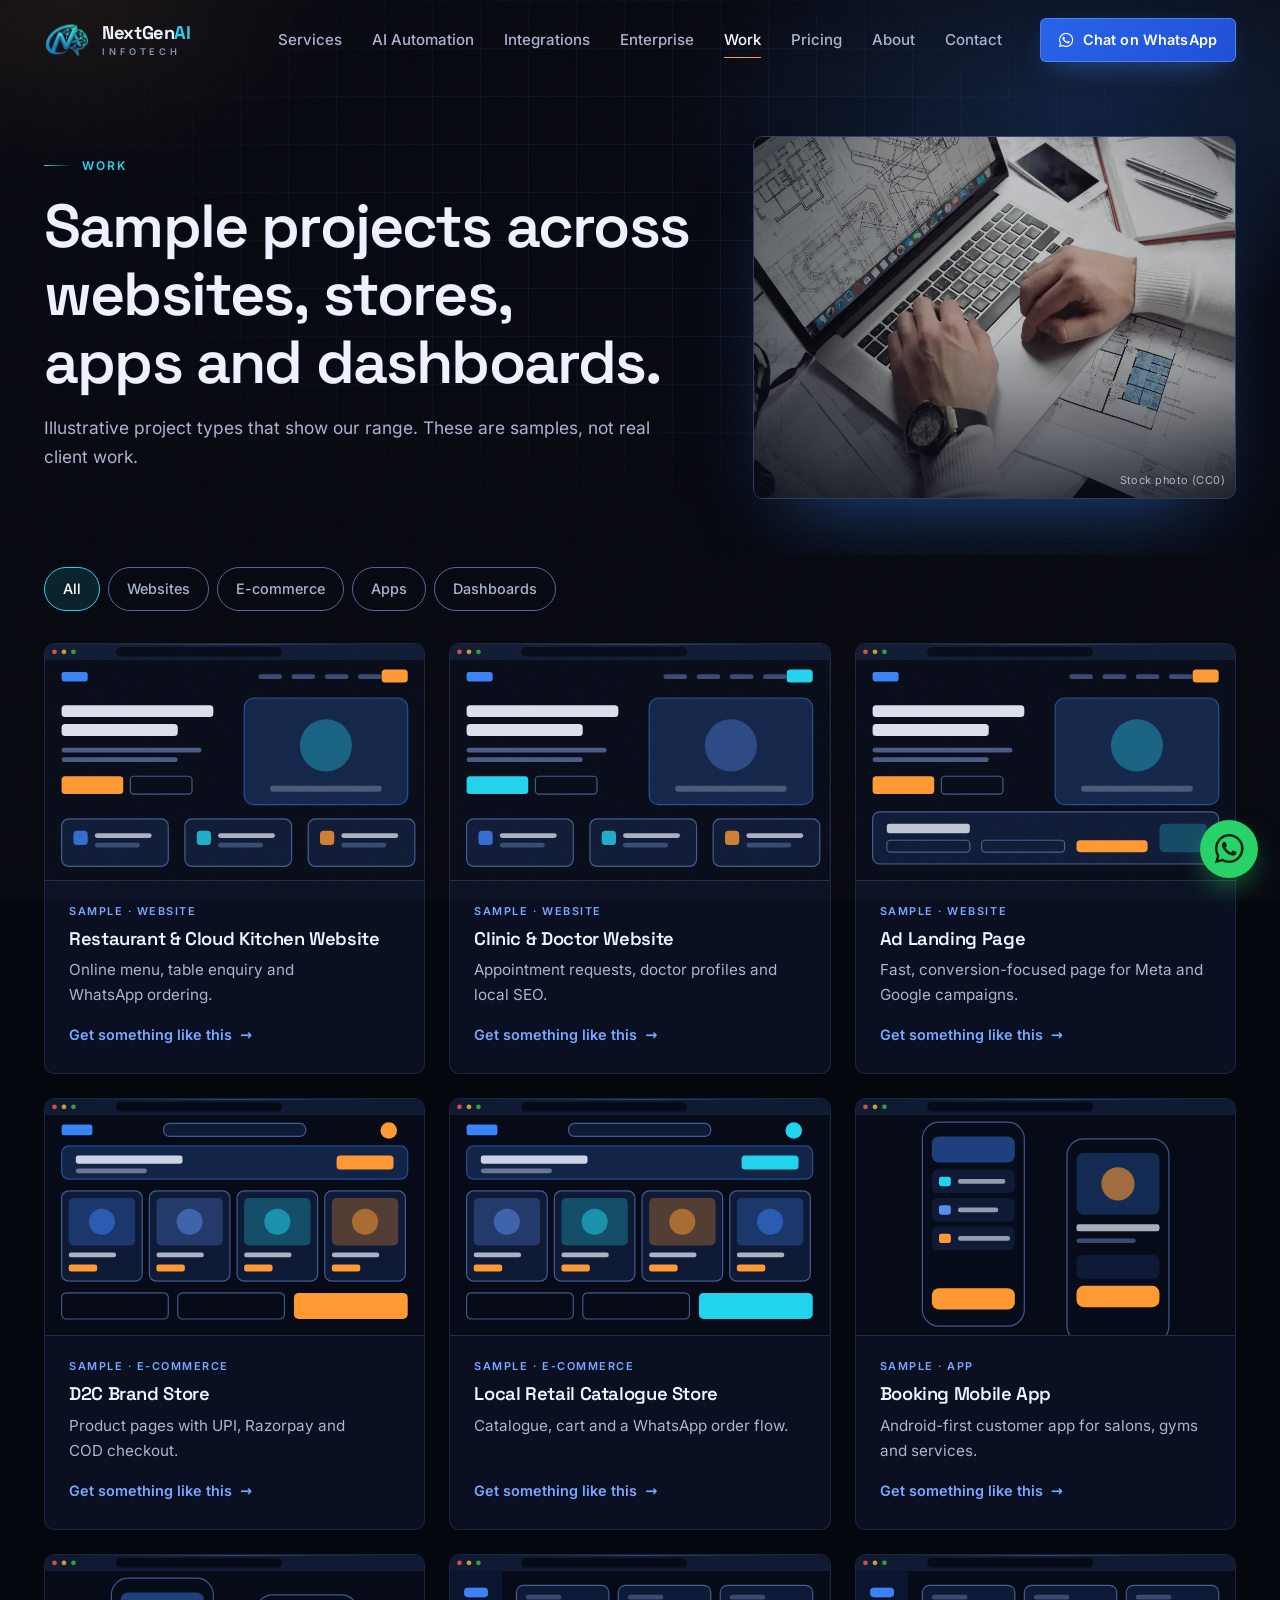
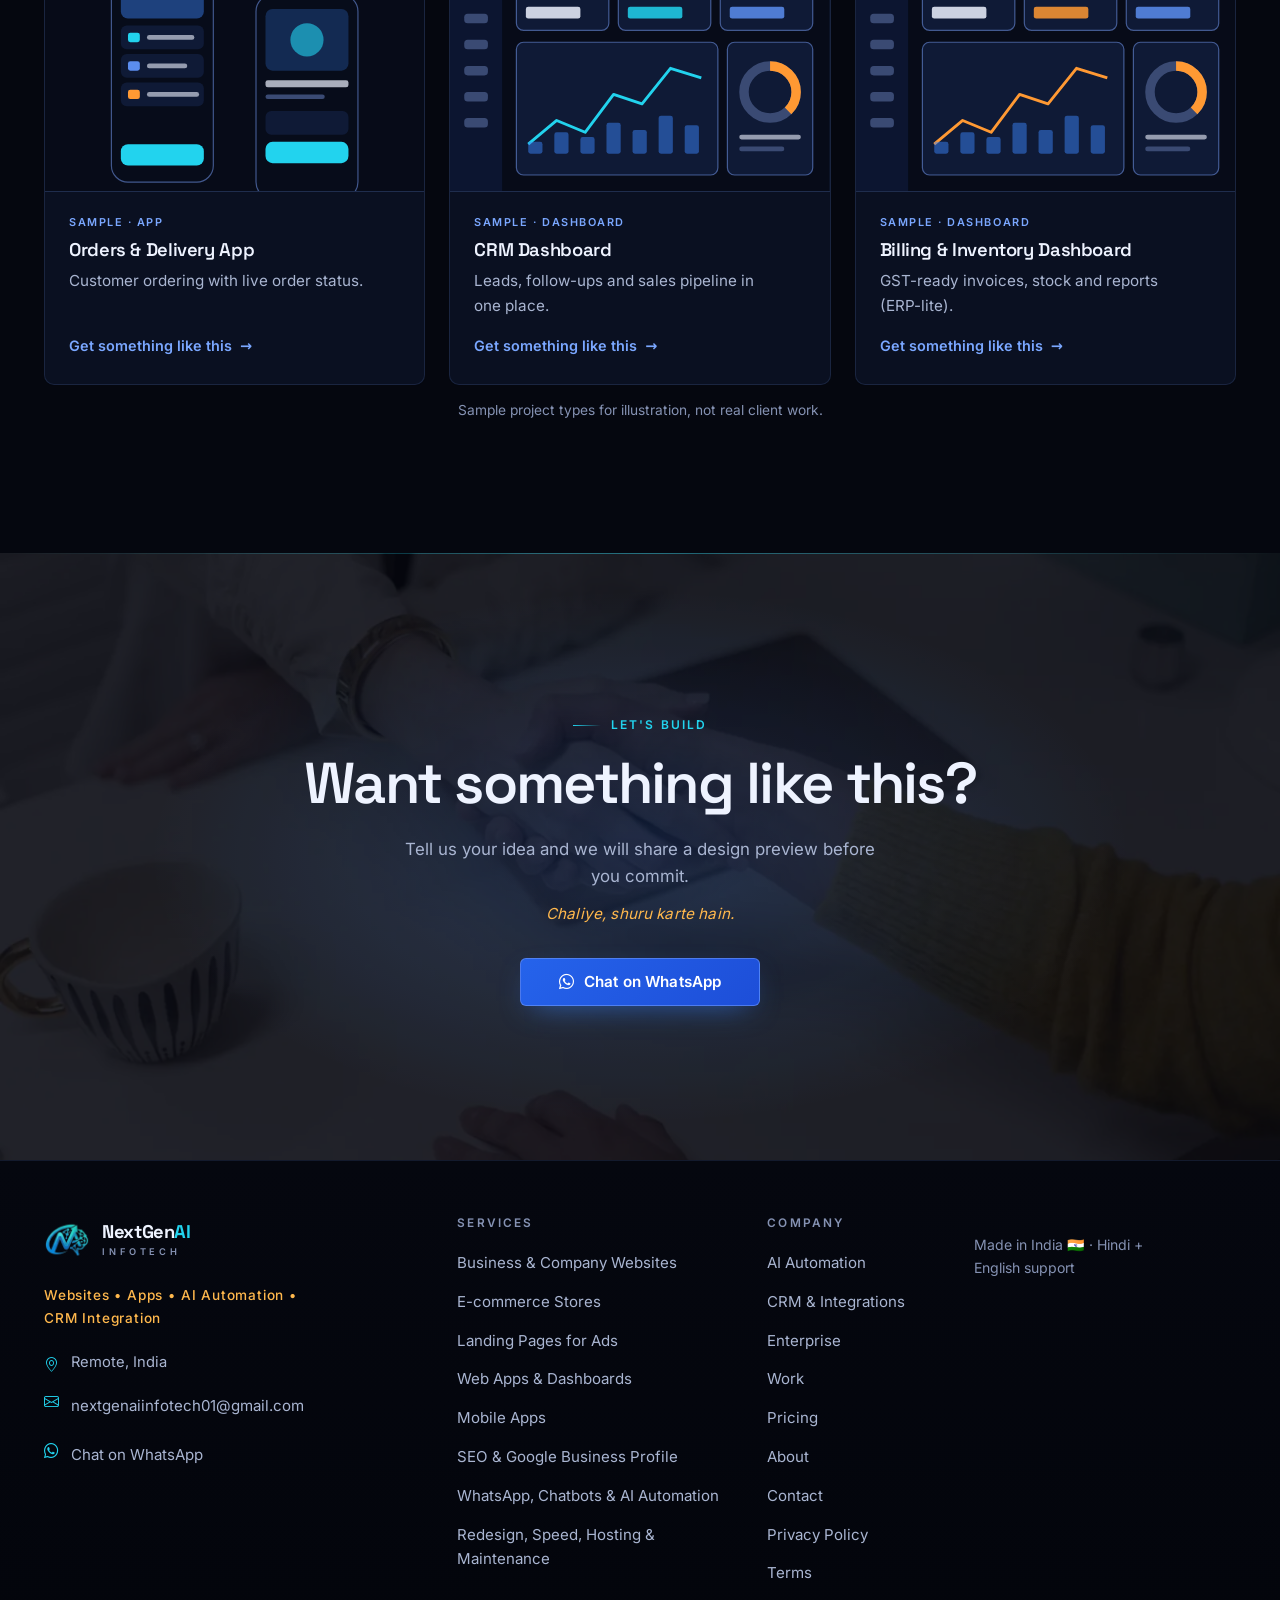
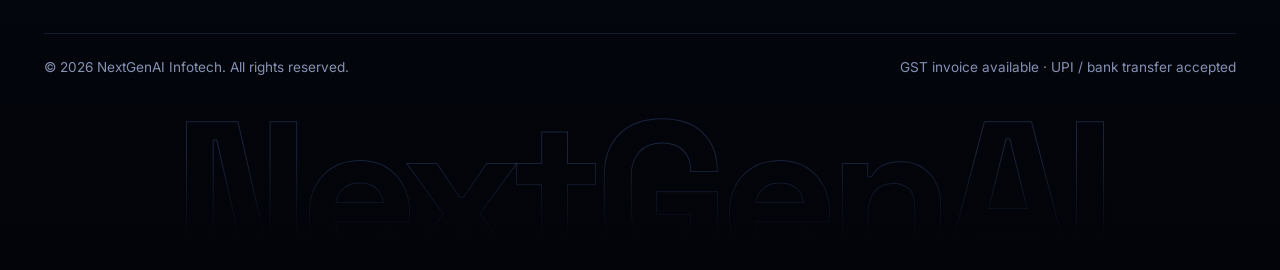
<file: work.html>
<!DOCTYPE html>
<html lang="en-IN">
<head>
<meta charset="utf-8">
<meta name="viewport" content="width=device-width, initial-scale=1, viewport-fit=cover">
<title>Website & App Portfolio: Sample Projects | NextGenAI Infotech</title>
<meta name="description" content="Sample website, e-commerce, mobile app and dashboard project types from NextGenAI Infotech.">
<meta name="robots" content="index, follow">
<meta name="theme-color" content="#05070f">
<link rel="canonical" href="https://www.example.com/work.html">
<meta property="og:type" content="website">
<meta property="og:locale" content="en_IN">
<meta property="og:site_name" content="NextGenAI Infotech">
<meta property="og:title" content="Website & App Portfolio: Sample Projects | NextGenAI Infotech">
<meta property="og:description" content="Sample website, e-commerce, mobile app and dashboard project types from NextGenAI Infotech.">
<meta property="og:url" content="https://www.example.com/work.html">
<meta property="og:image" content="https://www.example.com/assets/images/og-cover.png">
<meta property="og:image:width" content="1200">
<meta property="og:image:height" content="630">
<meta name="twitter:card" content="summary_large_image">
<link rel="icon" href="assets/icons/favicon.png" type="image/png" sizes="64x64">
<link rel="apple-touch-icon" href="assets/icons/apple-touch-icon.png">
<link rel="preconnect" href="https://cdn.jsdelivr.net" crossorigin>
<link rel="preload" href="assets/fonts/space-grotesk-latin.woff2" as="font" type="font/woff2" crossorigin>
<link rel="preload" href="assets/fonts/inter-latin.woff2" as="font" type="font/woff2" crossorigin>
<link href="https://cdn.jsdelivr.net/npm/bootstrap@5.3.3/dist/css/bootstrap.min.css" rel="stylesheet">
<link href="https://cdn.jsdelivr.net/npm/bootstrap-icons@1.11.3/font/bootstrap-icons.min.css" rel="stylesheet">
<link href="css/style.css" rel="stylesheet">
<script>document.documentElement.classList.add('js');try{if(sessionStorage.getItem('nga_intro')){document.documentElement.classList.add('no-intro')}else{sessionStorage.setItem('nga_intro','1')}}catch(e){}</script>
</head>
<body>
<a class="skip-link" href="#main">Skip to content</a>
<div class="scroll-progress" aria-hidden="true"></div>
<header class="nx-nav">
  <div class="container">
    <a class="brand" href="index.html" aria-label="NextGenAI Infotech home">
      <img class="brand-mark" src="assets/images/logo-mark.png" width="36" height="36" alt="" decoding="async">
      <span class="brand-text"><strong>NextGen<em>AI</em></strong><small>INFOTECH</small></span>
    </a>
    <button class="nx-toggler" type="button" aria-controls="navMenu" aria-expanded="false" aria-label="Toggle navigation menu"><span></span><span></span><span></span></button>
    <nav class="nx-menu collapse" id="navMenu" aria-label="Primary">
      <ul class="nav-list">
          <li><a class="nav-link-nx" href="services.html">Services</a></li>
          <li><a class="nav-link-nx" href="ai-automation.html">AI Automation</a></li>
          <li><a class="nav-link-nx" href="integrations.html">Integrations</a></li>
          <li><a class="nav-link-nx" href="enterprise.html">Enterprise</a></li>
          <li><a class="nav-link-nx active" href="work.html" aria-current="page">Work</a></li>
          <li><a class="nav-link-nx" href="pricing.html">Pricing</a></li>
          <li><a class="nav-link-nx" href="about.html">About</a></li>
          <li><a class="nav-link-nx" href="contact.html">Contact</a></li>
      </ul>
      <div class="menu-ctas">
        <a class="btn-nx btn-nx--ghost menu-call" href="contact.html" data-call><i class="bi bi-telephone" aria-hidden="true"></i> Call us</a>
        <a class="btn-nx btn-nx--primary btn-nx--sm" href="contact.html" data-whatsapp><i class="bi bi-whatsapp" aria-hidden="true"></i> Chat on WhatsApp</a>
      </div>
    </nav>
  </div>
</header>
<main id="main">
<section class="page-hero page-hero--media"><div class="hero-glow"></div><div class="grid-bg"></div><div class="container"><div class="ph-text"><span class="eyebrow reveal">WORK</span><h1 data-split class="hero-split">Sample projects across websites, stores, apps and dashboards.</h1><p class="lead reveal">Illustrative project types that show our range. These are samples, not real client work.</p></div><figure class="ph-media reveal"><img src="assets/images/photos/work-wireframes.webp" width="960" height="720" alt="Hands on a laptop next to printed wireframes" fetchpriority="low" decoding="async"><figcaption>Stock photo (CC0)</figcaption></figure></div></section>
<section class="section" style="padding-top:10px" aria-labelledby="projects-title"><div class="container"><h2 id="projects-title" class="visually-hidden">Sample projects</h2><div class="filters" role="group" aria-label="Filter projects by type"><button class="filter-btn" type="button" data-filter="all" aria-pressed="true">All</button><button class="filter-btn" type="button" data-filter="websites" aria-pressed="false">Websites</button><button class="filter-btn" type="button" data-filter="ecommerce" aria-pressed="false">E-commerce</button><button class="filter-btn" type="button" data-filter="apps" aria-pressed="false">Apps</button><button class="filter-btn" type="button" data-filter="dashboards" aria-pressed="false">Dashboards</button></div><div class="row g-4" id="workGrid"><div class="col-12 col-md-6 col-lg-4 work-item reveal" data-cat="websites" style="--d:0.0s"><article class="card-nx project-card"><div class="project-art"><svg viewBox="0 0 320 200" preserveAspectRatio="xMidYMid slice" xmlns="http://www.w3.org/2000/svg" aria-hidden="true" focusable="false"><rect x="0" y="0" width="320" height="200" rx="0" fill="#070b18" fill-opacity="1"/><rect x="0" y="0" width="320" height="14" rx="0" fill="#101a33" fill-opacity="1"/><circle cx="8" cy="7" r="2" fill="#ff5f57" fill-opacity=".8"/><circle cx="16" cy="7" r="2" fill="#febc2e" fill-opacity=".8"/><circle cx="24" cy="7" r="2" fill="#28c840" fill-opacity=".8"/><rect x="60" y="3" width="140" height="8" rx="4" fill="#070b18" fill-opacity="1"/><rect x="14" y="24" width="22" height="8" rx="2" fill="#3b82f6" fill-opacity="1"/><rect x="180" y="26" width="20" height="4" rx="2" fill="#3a4a73" fill-opacity="1"/><rect x="208" y="26" width="20" height="4" rx="2" fill="#3a4a73" fill-opacity="1"/><rect x="236" y="26" width="20" height="4" rx="2" fill="#3a4a73" fill-opacity="1"/><rect x="264" y="26" width="20" height="4" rx="2" fill="#3a4a73" fill-opacity="1"/><rect x="284" y="22" width="22" height="11" rx="3" fill="#ff9933" fill-opacity="1"/><rect x="14" y="52" width="128" height="10" rx="3" fill="#eef3ff" fill-opacity="0.92"/><rect x="14" y="68" width="98" height="10" rx="3" fill="#eef3ff" fill-opacity="0.92"/><rect x="14" y="88" width="118" height="4" rx="2" fill="#4a5a85" fill-opacity="1"/><rect x="14" y="96" width="98" height="4" rx="2" fill="#4a5a85" fill-opacity="1"/><rect x="14" y="112" width="52" height="15" rx="3" fill="#ff9933" fill-opacity="1"/><rect x="72" y="112" width="52" height="15" rx="3" fill="none" fill-opacity="1" stroke="#7ca4ff" stroke-opacity=".5"/><rect x="168" y="46" width="138" height="90" rx="8" fill="#3b82f6" fill-opacity="0.22" stroke="#3b82f6" stroke-opacity=".5"/><circle cx="237" cy="86" r="22" fill="#22d3ee" fill-opacity=".35"/><rect x="190" y="120" width="94" height="5" rx="2" fill="#eef3ff" fill-opacity="0.25"/><rect x="14" y="148" width="90" height="40" rx="6" fill="#0f1a36" fill-opacity="1" stroke="#7ca4ff" stroke-opacity=".5"/><rect x="24" y="158" width="12" height="12" rx="3" fill="#3b82f6" fill-opacity="0.8"/><rect x="42" y="160" width="48" height="4" rx="2" fill="#eef3ff" fill-opacity="0.7"/><rect x="42" y="168" width="38" height="4" rx="2" fill="#3a4a73" fill-opacity="1"/><rect x="118" y="148" width="90" height="40" rx="6" fill="#0f1a36" fill-opacity="1" stroke="#7ca4ff" stroke-opacity=".5"/><rect x="128" y="158" width="12" height="12" rx="3" fill="#22d3ee" fill-opacity="0.8"/><rect x="146" y="160" width="48" height="4" rx="2" fill="#eef3ff" fill-opacity="0.7"/><rect x="146" y="168" width="38" height="4" rx="2" fill="#3a4a73" fill-opacity="1"/><rect x="222" y="148" width="90" height="40" rx="6" fill="#0f1a36" fill-opacity="1" stroke="#7ca4ff" stroke-opacity=".5"/><rect x="232" y="158" width="12" height="12" rx="3" fill="#ff9933" fill-opacity="0.8"/><rect x="250" y="160" width="48" height="4" rx="2" fill="#eef3ff" fill-opacity="0.7"/><rect x="250" y="168" width="38" height="4" rx="2" fill="#3a4a73" fill-opacity="1"/></svg></div><div class="project-body"><span class="project-tag">Sample · Website</span><h3>Restaurant & Cloud Kitchen Website</h3><p>Online menu, table enquiry and WhatsApp ordering.</p><a class="link-arrow stretched" href="contact.html?service=Business%20website" aria-label="Get something like this: Restaurant & Cloud Kitchen Website">Get something like this <span aria-hidden="true">→</span></a></div></article></div><div class="col-12 col-md-6 col-lg-4 work-item reveal" data-cat="websites" style="--d:0.07s"><article class="card-nx project-card"><div class="project-art"><svg viewBox="0 0 320 200" preserveAspectRatio="xMidYMid slice" xmlns="http://www.w3.org/2000/svg" aria-hidden="true" focusable="false"><rect x="0" y="0" width="320" height="200" rx="0" fill="#070b18" fill-opacity="1"/><rect x="0" y="0" width="320" height="14" rx="0" fill="#101a33" fill-opacity="1"/><circle cx="8" cy="7" r="2" fill="#ff5f57" fill-opacity=".8"/><circle cx="16" cy="7" r="2" fill="#febc2e" fill-opacity=".8"/><circle cx="24" cy="7" r="2" fill="#28c840" fill-opacity=".8"/><rect x="60" y="3" width="140" height="8" rx="4" fill="#070b18" fill-opacity="1"/><rect x="14" y="24" width="22" height="8" rx="2" fill="#3b82f6" fill-opacity="1"/><rect x="180" y="26" width="20" height="4" rx="2" fill="#3a4a73" fill-opacity="1"/><rect x="208" y="26" width="20" height="4" rx="2" fill="#3a4a73" fill-opacity="1"/><rect x="236" y="26" width="20" height="4" rx="2" fill="#3a4a73" fill-opacity="1"/><rect x="264" y="26" width="20" height="4" rx="2" fill="#3a4a73" fill-opacity="1"/><rect x="284" y="22" width="22" height="11" rx="3" fill="#22d3ee" fill-opacity="1"/><rect x="14" y="52" width="128" height="10" rx="3" fill="#eef3ff" fill-opacity="0.92"/><rect x="14" y="68" width="98" height="10" rx="3" fill="#eef3ff" fill-opacity="0.92"/><rect x="14" y="88" width="118" height="4" rx="2" fill="#4a5a85" fill-opacity="1"/><rect x="14" y="96" width="98" height="4" rx="2" fill="#4a5a85" fill-opacity="1"/><rect x="14" y="112" width="52" height="15" rx="3" fill="#22d3ee" fill-opacity="1"/><rect x="72" y="112" width="52" height="15" rx="3" fill="none" fill-opacity="1" stroke="#7ca4ff" stroke-opacity=".5"/><rect x="168" y="46" width="138" height="90" rx="8" fill="#3b82f6" fill-opacity="0.22" stroke="#3b82f6" stroke-opacity=".5"/><circle cx="237" cy="86" r="22" fill="#5b8def" fill-opacity=".35"/><rect x="190" y="120" width="94" height="5" rx="2" fill="#eef3ff" fill-opacity="0.25"/><rect x="14" y="148" width="90" height="40" rx="6" fill="#0f1a36" fill-opacity="1" stroke="#7ca4ff" stroke-opacity=".5"/><rect x="24" y="158" width="12" height="12" rx="3" fill="#3b82f6" fill-opacity="0.8"/><rect x="42" y="160" width="48" height="4" rx="2" fill="#eef3ff" fill-opacity="0.7"/><rect x="42" y="168" width="38" height="4" rx="2" fill="#3a4a73" fill-opacity="1"/><rect x="118" y="148" width="90" height="40" rx="6" fill="#0f1a36" fill-opacity="1" stroke="#7ca4ff" stroke-opacity=".5"/><rect x="128" y="158" width="12" height="12" rx="3" fill="#22d3ee" fill-opacity="0.8"/><rect x="146" y="160" width="48" height="4" rx="2" fill="#eef3ff" fill-opacity="0.7"/><rect x="146" y="168" width="38" height="4" rx="2" fill="#3a4a73" fill-opacity="1"/><rect x="222" y="148" width="90" height="40" rx="6" fill="#0f1a36" fill-opacity="1" stroke="#7ca4ff" stroke-opacity=".5"/><rect x="232" y="158" width="12" height="12" rx="3" fill="#ff9933" fill-opacity="0.8"/><rect x="250" y="160" width="48" height="4" rx="2" fill="#eef3ff" fill-opacity="0.7"/><rect x="250" y="168" width="38" height="4" rx="2" fill="#3a4a73" fill-opacity="1"/></svg></div><div class="project-body"><span class="project-tag">Sample · Website</span><h3>Clinic & Doctor Website</h3><p>Appointment requests, doctor profiles and local SEO.</p><a class="link-arrow stretched" href="contact.html?service=Business%20website" aria-label="Get something like this: Clinic & Doctor Website">Get something like this <span aria-hidden="true">→</span></a></div></article></div><div class="col-12 col-md-6 col-lg-4 work-item reveal" data-cat="websites" style="--d:0.14s"><article class="card-nx project-card"><div class="project-art"><svg viewBox="0 0 320 200" preserveAspectRatio="xMidYMid slice" xmlns="http://www.w3.org/2000/svg" aria-hidden="true" focusable="false"><rect x="0" y="0" width="320" height="200" rx="0" fill="#070b18" fill-opacity="1"/><rect x="0" y="0" width="320" height="14" rx="0" fill="#101a33" fill-opacity="1"/><circle cx="8" cy="7" r="2" fill="#ff5f57" fill-opacity=".8"/><circle cx="16" cy="7" r="2" fill="#febc2e" fill-opacity=".8"/><circle cx="24" cy="7" r="2" fill="#28c840" fill-opacity=".8"/><rect x="60" y="3" width="140" height="8" rx="4" fill="#070b18" fill-opacity="1"/><rect x="14" y="24" width="22" height="8" rx="2" fill="#3b82f6" fill-opacity="1"/><rect x="180" y="26" width="20" height="4" rx="2" fill="#3a4a73" fill-opacity="1"/><rect x="208" y="26" width="20" height="4" rx="2" fill="#3a4a73" fill-opacity="1"/><rect x="236" y="26" width="20" height="4" rx="2" fill="#3a4a73" fill-opacity="1"/><rect x="264" y="26" width="20" height="4" rx="2" fill="#3a4a73" fill-opacity="1"/><rect x="284" y="22" width="22" height="11" rx="3" fill="#ff9933" fill-opacity="1"/><rect x="14" y="52" width="128" height="10" rx="3" fill="#eef3ff" fill-opacity="0.92"/><rect x="14" y="68" width="98" height="10" rx="3" fill="#eef3ff" fill-opacity="0.92"/><rect x="14" y="88" width="118" height="4" rx="2" fill="#4a5a85" fill-opacity="1"/><rect x="14" y="96" width="98" height="4" rx="2" fill="#4a5a85" fill-opacity="1"/><rect x="14" y="112" width="52" height="15" rx="3" fill="#ff9933" fill-opacity="1"/><rect x="72" y="112" width="52" height="15" rx="3" fill="none" fill-opacity="1" stroke="#7ca4ff" stroke-opacity=".5"/><rect x="168" y="46" width="138" height="90" rx="8" fill="#3b82f6" fill-opacity="0.22" stroke="#3b82f6" stroke-opacity=".5"/><circle cx="237" cy="86" r="22" fill="#22d3ee" fill-opacity=".35"/><rect x="190" y="120" width="94" height="5" rx="2" fill="#eef3ff" fill-opacity="0.25"/><rect x="14" y="142" width="292" height="44" rx="6" fill="#0f1a36" fill-opacity="1" stroke="#7ca4ff" stroke-opacity=".5"/><rect x="26" y="152" width="70" height="8" rx="2" fill="#eef3ff" fill-opacity="0.8"/><rect x="26" y="166" width="70" height="10" rx="3" fill="none" fill-opacity="1" stroke="#7ca4ff" stroke-opacity=".5"/><rect x="106" y="166" width="70" height="10" rx="3" fill="none" fill-opacity="1" stroke="#7ca4ff" stroke-opacity=".5"/><rect x="186" y="166" width="60" height="10" rx="3" fill="#ff9933" fill-opacity="1"/><rect x="256" y="152" width="40" height="24" rx="4" fill="#22d3ee" fill-opacity="0.25"/></svg></div><div class="project-body"><span class="project-tag">Sample · Website</span><h3>Ad Landing Page</h3><p>Fast, conversion-focused page for Meta and Google campaigns.</p><a class="link-arrow stretched" href="contact.html?service=Business%20website" aria-label="Get something like this: Ad Landing Page">Get something like this <span aria-hidden="true">→</span></a></div></article></div><div class="col-12 col-md-6 col-lg-4 work-item reveal" data-cat="ecommerce" style="--d:0.0s"><article class="card-nx project-card"><div class="project-art"><svg viewBox="0 0 320 200" preserveAspectRatio="xMidYMid slice" xmlns="http://www.w3.org/2000/svg" aria-hidden="true" focusable="false"><rect x="0" y="0" width="320" height="200" rx="0" fill="#070b18" fill-opacity="1"/><rect x="0" y="0" width="320" height="14" rx="0" fill="#101a33" fill-opacity="1"/><circle cx="8" cy="7" r="2" fill="#ff5f57" fill-opacity=".8"/><circle cx="16" cy="7" r="2" fill="#febc2e" fill-opacity=".8"/><circle cx="24" cy="7" r="2" fill="#28c840" fill-opacity=".8"/><rect x="60" y="3" width="140" height="8" rx="4" fill="#070b18" fill-opacity="1"/><rect x="14" y="22" width="26" height="9" rx="2" fill="#3b82f6" fill-opacity="1"/><rect x="100" y="21" width="120" height="11" rx="5" fill="#0f1a36" fill-opacity="1" stroke="#7ca4ff" stroke-opacity=".5"/><circle cx="290" cy="27" r="7" fill="#ff9933"/><rect x="14" y="40" width="292" height="28" rx="6" fill="#3b82f6" fill-opacity="0.22" stroke="#3b82f6" stroke-opacity=".5"/><rect x="26" y="48" width="90" height="7" rx="2" fill="#eef3ff" fill-opacity="0.85"/><rect x="26" y="59" width="60" height="4" rx="2" fill="#eef3ff" fill-opacity="0.4"/><rect x="246" y="48" width="48" height="12" rx="3" fill="#ff9933" fill-opacity="1"/><rect x="14" y="78" width="68" height="76" rx="6" fill="#0f1a36" fill-opacity="1" stroke="#7ca4ff" stroke-opacity=".5"/><rect x="20" y="84" width="56" height="40" rx="4" fill="#3b82f6" fill-opacity="0.28"/><circle cx="48" cy="104" r="11" fill="#3b82f6" fill-opacity=".5"/><rect x="20" y="130" width="40" height="4" rx="2" fill="#eef3ff" fill-opacity="0.7"/><rect x="20" y="140" width="24" height="6" rx="2" fill="#ff9933" fill-opacity="1"/><rect x="88" y="78" width="68" height="76" rx="6" fill="#0f1a36" fill-opacity="1" stroke="#7ca4ff" stroke-opacity=".5"/><rect x="94" y="84" width="56" height="40" rx="4" fill="#5b8def" fill-opacity="0.28"/><circle cx="122" cy="104" r="11" fill="#5b8def" fill-opacity=".5"/><rect x="94" y="130" width="40" height="4" rx="2" fill="#eef3ff" fill-opacity="0.7"/><rect x="94" y="140" width="24" height="6" rx="2" fill="#ff9933" fill-opacity="1"/><rect x="162" y="78" width="68" height="76" rx="6" fill="#0f1a36" fill-opacity="1" stroke="#7ca4ff" stroke-opacity=".5"/><rect x="168" y="84" width="56" height="40" rx="4" fill="#22d3ee" fill-opacity="0.28"/><circle cx="196" cy="104" r="11" fill="#22d3ee" fill-opacity=".5"/><rect x="168" y="130" width="40" height="4" rx="2" fill="#eef3ff" fill-opacity="0.7"/><rect x="168" y="140" width="24" height="6" rx="2" fill="#ff9933" fill-opacity="1"/><rect x="236" y="78" width="68" height="76" rx="6" fill="#0f1a36" fill-opacity="1" stroke="#7ca4ff" stroke-opacity=".5"/><rect x="242" y="84" width="56" height="40" rx="4" fill="#ff9933" fill-opacity="0.28"/><circle cx="270" cy="104" r="11" fill="#ff9933" fill-opacity=".5"/><rect x="242" y="130" width="40" height="4" rx="2" fill="#eef3ff" fill-opacity="0.7"/><rect x="242" y="140" width="24" height="6" rx="2" fill="#ff9933" fill-opacity="1"/><rect x="14" y="164" width="90" height="22" rx="4" fill="none" fill-opacity="1" stroke="#7ca4ff" stroke-opacity=".5"/><rect x="112" y="164" width="90" height="22" rx="4" fill="none" fill-opacity="1" stroke="#7ca4ff" stroke-opacity=".5"/><rect x="210" y="164" width="96" height="22" rx="4" fill="#ff9933" fill-opacity="1"/></svg></div><div class="project-body"><span class="project-tag">Sample · E-commerce</span><h3>D2C Brand Store</h3><p>Product pages with UPI, Razorpay and COD checkout.</p><a class="link-arrow stretched" href="contact.html?service=E-commerce%20store" aria-label="Get something like this: D2C Brand Store">Get something like this <span aria-hidden="true">→</span></a></div></article></div><div class="col-12 col-md-6 col-lg-4 work-item reveal" data-cat="ecommerce" style="--d:0.07s"><article class="card-nx project-card"><div class="project-art"><svg viewBox="0 0 320 200" preserveAspectRatio="xMidYMid slice" xmlns="http://www.w3.org/2000/svg" aria-hidden="true" focusable="false"><rect x="0" y="0" width="320" height="200" rx="0" fill="#070b18" fill-opacity="1"/><rect x="0" y="0" width="320" height="14" rx="0" fill="#101a33" fill-opacity="1"/><circle cx="8" cy="7" r="2" fill="#ff5f57" fill-opacity=".8"/><circle cx="16" cy="7" r="2" fill="#febc2e" fill-opacity=".8"/><circle cx="24" cy="7" r="2" fill="#28c840" fill-opacity=".8"/><rect x="60" y="3" width="140" height="8" rx="4" fill="#070b18" fill-opacity="1"/><rect x="14" y="22" width="26" height="9" rx="2" fill="#3b82f6" fill-opacity="1"/><rect x="100" y="21" width="120" height="11" rx="5" fill="#0f1a36" fill-opacity="1" stroke="#7ca4ff" stroke-opacity=".5"/><circle cx="290" cy="27" r="7" fill="#22d3ee"/><rect x="14" y="40" width="292" height="28" rx="6" fill="#3b82f6" fill-opacity="0.22" stroke="#3b82f6" stroke-opacity=".5"/><rect x="26" y="48" width="90" height="7" rx="2" fill="#eef3ff" fill-opacity="0.85"/><rect x="26" y="59" width="60" height="4" rx="2" fill="#eef3ff" fill-opacity="0.4"/><rect x="246" y="48" width="48" height="12" rx="3" fill="#22d3ee" fill-opacity="1"/><rect x="14" y="78" width="68" height="76" rx="6" fill="#0f1a36" fill-opacity="1" stroke="#7ca4ff" stroke-opacity=".5"/><rect x="20" y="84" width="56" height="40" rx="4" fill="#5b8def" fill-opacity="0.28"/><circle cx="48" cy="104" r="11" fill="#5b8def" fill-opacity=".5"/><rect x="20" y="130" width="40" height="4" rx="2" fill="#eef3ff" fill-opacity="0.7"/><rect x="20" y="140" width="24" height="6" rx="2" fill="#ff9933" fill-opacity="1"/><rect x="88" y="78" width="68" height="76" rx="6" fill="#0f1a36" fill-opacity="1" stroke="#7ca4ff" stroke-opacity=".5"/><rect x="94" y="84" width="56" height="40" rx="4" fill="#22d3ee" fill-opacity="0.28"/><circle cx="122" cy="104" r="11" fill="#22d3ee" fill-opacity=".5"/><rect x="94" y="130" width="40" height="4" rx="2" fill="#eef3ff" fill-opacity="0.7"/><rect x="94" y="140" width="24" height="6" rx="2" fill="#ff9933" fill-opacity="1"/><rect x="162" y="78" width="68" height="76" rx="6" fill="#0f1a36" fill-opacity="1" stroke="#7ca4ff" stroke-opacity=".5"/><rect x="168" y="84" width="56" height="40" rx="4" fill="#ff9933" fill-opacity="0.28"/><circle cx="196" cy="104" r="11" fill="#ff9933" fill-opacity=".5"/><rect x="168" y="130" width="40" height="4" rx="2" fill="#eef3ff" fill-opacity="0.7"/><rect x="168" y="140" width="24" height="6" rx="2" fill="#ff9933" fill-opacity="1"/><rect x="236" y="78" width="68" height="76" rx="6" fill="#0f1a36" fill-opacity="1" stroke="#7ca4ff" stroke-opacity=".5"/><rect x="242" y="84" width="56" height="40" rx="4" fill="#3b82f6" fill-opacity="0.28"/><circle cx="270" cy="104" r="11" fill="#3b82f6" fill-opacity=".5"/><rect x="242" y="130" width="40" height="4" rx="2" fill="#eef3ff" fill-opacity="0.7"/><rect x="242" y="140" width="24" height="6" rx="2" fill="#ff9933" fill-opacity="1"/><rect x="14" y="164" width="90" height="22" rx="4" fill="none" fill-opacity="1" stroke="#7ca4ff" stroke-opacity=".5"/><rect x="112" y="164" width="90" height="22" rx="4" fill="none" fill-opacity="1" stroke="#7ca4ff" stroke-opacity=".5"/><rect x="210" y="164" width="96" height="22" rx="4" fill="#22d3ee" fill-opacity="1"/></svg></div><div class="project-body"><span class="project-tag">Sample · E-commerce</span><h3>Local Retail Catalogue Store</h3><p>Catalogue, cart and a WhatsApp order flow.</p><a class="link-arrow stretched" href="contact.html?service=E-commerce%20store" aria-label="Get something like this: Local Retail Catalogue Store">Get something like this <span aria-hidden="true">→</span></a></div></article></div><div class="col-12 col-md-6 col-lg-4 work-item reveal" data-cat="apps" style="--d:0.14s"><article class="card-nx project-card"><div class="project-art"><svg viewBox="0 0 320 200" preserveAspectRatio="xMidYMid slice" xmlns="http://www.w3.org/2000/svg" aria-hidden="true" focusable="false"><rect x="0" y="0" width="320" height="200" rx="0" fill="#070b18" fill-opacity="1"/><rect x="0" y="0" width="320" height="14" rx="0" fill="#101a33" fill-opacity="1"/><circle cx="8" cy="7" r="2" fill="#ff5f57" fill-opacity=".8"/><circle cx="16" cy="7" r="2" fill="#febc2e" fill-opacity=".8"/><circle cx="24" cy="7" r="2" fill="#28c840" fill-opacity=".8"/><rect x="60" y="3" width="140" height="8" rx="4" fill="#070b18" fill-opacity="1"/><rect x="56" y="20" width="86" height="172" rx="14" fill="#070c1a" fill-opacity="1" stroke="#7ca4ff" stroke-opacity=".5"/><rect x="64" y="32" width="70" height="22" rx="6" fill="#3b82f6" fill-opacity="0.45"/><rect x="64" y="60" width="70" height="20" rx="5" fill="#0f1a36" fill-opacity="1"/><rect x="64" y="84" width="70" height="20" rx="5" fill="#0f1a36" fill-opacity="1"/><rect x="64" y="108" width="70" height="20" rx="5" fill="#0f1a36" fill-opacity="1"/><rect x="64" y="160" width="70" height="18" rx="6" fill="#ff9933" fill-opacity="1"/><rect x="70" y="66" width="10" height="8" rx="2" fill="#22d3ee" fill-opacity="1"/><rect x="70" y="90" width="10" height="8" rx="2" fill="#5b8def" fill-opacity="1"/><rect x="70" y="114" width="10" height="8" rx="2" fill="#ff9933" fill-opacity="1"/><rect x="86" y="68" width="40" height="4" rx="2" fill="#eef3ff" fill-opacity="0.6"/><rect x="86" y="92" width="34" height="4" rx="2" fill="#eef3ff" fill-opacity="0.6"/><rect x="86" y="116" width="44" height="4" rx="2" fill="#eef3ff" fill-opacity="0.6"/><rect x="178" y="34" width="86" height="172" rx="14" fill="#070c1a" fill-opacity="1" stroke="#7ca4ff" stroke-opacity=".5"/><rect x="186" y="46" width="70" height="52" rx="6" fill="#3b82f6" fill-opacity="0.25"/><circle cx="221" cy="72" r="14" fill="#ff9933" fill-opacity=".6"/><rect x="186" y="106" width="70" height="6" rx="2" fill="#eef3ff" fill-opacity="0.7"/><rect x="186" y="118" width="50" height="4" rx="2" fill="#3a4a73" fill-opacity="1"/><rect x="186" y="132" width="70" height="20" rx="5" fill="#0f1a36" fill-opacity="1"/><rect x="186" y="158" width="70" height="18" rx="6" fill="#ff9933" fill-opacity="1"/></svg></div><div class="project-body"><span class="project-tag">Sample · App</span><h3>Booking Mobile App</h3><p>Android-first customer app for salons, gyms and services.</p><a class="link-arrow stretched" href="contact.html?service=Mobile%20app" aria-label="Get something like this: Booking Mobile App">Get something like this <span aria-hidden="true">→</span></a></div></article></div><div class="col-12 col-md-6 col-lg-4 work-item reveal" data-cat="apps" style="--d:0.0s"><article class="card-nx project-card"><div class="project-art"><svg viewBox="0 0 320 200" preserveAspectRatio="xMidYMid slice" xmlns="http://www.w3.org/2000/svg" aria-hidden="true" focusable="false"><rect x="0" y="0" width="320" height="200" rx="0" fill="#070b18" fill-opacity="1"/><rect x="0" y="0" width="320" height="14" rx="0" fill="#101a33" fill-opacity="1"/><circle cx="8" cy="7" r="2" fill="#ff5f57" fill-opacity=".8"/><circle cx="16" cy="7" r="2" fill="#febc2e" fill-opacity=".8"/><circle cx="24" cy="7" r="2" fill="#28c840" fill-opacity=".8"/><rect x="60" y="3" width="140" height="8" rx="4" fill="#070b18" fill-opacity="1"/><rect x="56" y="20" width="86" height="172" rx="14" fill="#070c1a" fill-opacity="1" stroke="#7ca4ff" stroke-opacity=".5"/><rect x="64" y="32" width="70" height="22" rx="6" fill="#3b82f6" fill-opacity="0.45"/><rect x="64" y="60" width="70" height="20" rx="5" fill="#0f1a36" fill-opacity="1"/><rect x="64" y="84" width="70" height="20" rx="5" fill="#0f1a36" fill-opacity="1"/><rect x="64" y="108" width="70" height="20" rx="5" fill="#0f1a36" fill-opacity="1"/><rect x="64" y="160" width="70" height="18" rx="6" fill="#22d3ee" fill-opacity="1"/><rect x="70" y="66" width="10" height="8" rx="2" fill="#22d3ee" fill-opacity="1"/><rect x="70" y="90" width="10" height="8" rx="2" fill="#5b8def" fill-opacity="1"/><rect x="70" y="114" width="10" height="8" rx="2" fill="#ff9933" fill-opacity="1"/><rect x="86" y="68" width="40" height="4" rx="2" fill="#eef3ff" fill-opacity="0.6"/><rect x="86" y="92" width="34" height="4" rx="2" fill="#eef3ff" fill-opacity="0.6"/><rect x="86" y="116" width="44" height="4" rx="2" fill="#eef3ff" fill-opacity="0.6"/><rect x="178" y="34" width="86" height="172" rx="14" fill="#070c1a" fill-opacity="1" stroke="#7ca4ff" stroke-opacity=".5"/><rect x="186" y="46" width="70" height="52" rx="6" fill="#3b82f6" fill-opacity="0.25"/><circle cx="221" cy="72" r="14" fill="#22d3ee" fill-opacity=".6"/><rect x="186" y="106" width="70" height="6" rx="2" fill="#eef3ff" fill-opacity="0.7"/><rect x="186" y="118" width="50" height="4" rx="2" fill="#3a4a73" fill-opacity="1"/><rect x="186" y="132" width="70" height="20" rx="5" fill="#0f1a36" fill-opacity="1"/><rect x="186" y="158" width="70" height="18" rx="6" fill="#22d3ee" fill-opacity="1"/></svg></div><div class="project-body"><span class="project-tag">Sample · App</span><h3>Orders & Delivery App</h3><p>Customer ordering with live order status.</p><a class="link-arrow stretched" href="contact.html?service=Mobile%20app" aria-label="Get something like this: Orders & Delivery App">Get something like this <span aria-hidden="true">→</span></a></div></article></div><div class="col-12 col-md-6 col-lg-4 work-item reveal" data-cat="dashboards" style="--d:0.07s"><article class="card-nx project-card"><div class="project-art"><svg viewBox="0 0 320 200" preserveAspectRatio="xMidYMid slice" xmlns="http://www.w3.org/2000/svg" aria-hidden="true" focusable="false"><rect x="0" y="0" width="320" height="200" rx="0" fill="#070b18" fill-opacity="1"/><rect x="0" y="0" width="320" height="14" rx="0" fill="#101a33" fill-opacity="1"/><circle cx="8" cy="7" r="2" fill="#ff5f57" fill-opacity=".8"/><circle cx="16" cy="7" r="2" fill="#febc2e" fill-opacity=".8"/><circle cx="24" cy="7" r="2" fill="#28c840" fill-opacity=".8"/><rect x="60" y="3" width="140" height="8" rx="4" fill="#070b18" fill-opacity="1"/><rect x="0" y="14" width="44" height="186" rx="0" fill="#0c1530" fill-opacity="1"/><rect x="12" y="28" width="20" height="8" rx="3" fill="#3a4a73" fill-opacity="1"/><rect x="12" y="50" width="20" height="8" rx="3" fill="#3a4a73" fill-opacity="1"/><rect x="12" y="72" width="20" height="8" rx="3" fill="#3a4a73" fill-opacity="1"/><rect x="12" y="94" width="20" height="8" rx="3" fill="#3a4a73" fill-opacity="1"/><rect x="12" y="116" width="20" height="8" rx="3" fill="#3a4a73" fill-opacity="1"/><rect x="12" y="138" width="20" height="8" rx="3" fill="#3a4a73" fill-opacity="1"/><rect x="12" y="28" width="20" height="8" rx="3" fill="#3b82f6" fill-opacity="1"/><rect x="56" y="26" width="78" height="38" rx="6" fill="#0f1a36" fill-opacity="1" stroke="#7ca4ff" stroke-opacity=".5"/><rect x="64" y="34" width="30" height="4" rx="2" fill="#3a4a73" fill-opacity="1"/><rect x="64" y="44" width="46" height="10" rx="2" fill="#eef3ff" fill-opacity="0.85"/><rect x="142" y="26" width="78" height="38" rx="6" fill="#0f1a36" fill-opacity="1" stroke="#7ca4ff" stroke-opacity=".5"/><rect x="150" y="34" width="30" height="4" rx="2" fill="#3a4a73" fill-opacity="1"/><rect x="150" y="44" width="46" height="10" rx="2" fill="#22d3ee" fill-opacity="0.85"/><rect x="228" y="26" width="78" height="38" rx="6" fill="#0f1a36" fill-opacity="1" stroke="#7ca4ff" stroke-opacity=".5"/><rect x="236" y="34" width="30" height="4" rx="2" fill="#3a4a73" fill-opacity="1"/><rect x="236" y="44" width="46" height="10" rx="2" fill="#5b8def" fill-opacity="0.85"/><rect x="56" y="74" width="170" height="112" rx="6" fill="#0f1a36" fill-opacity="1" stroke="#7ca4ff" stroke-opacity=".5"/><polyline points="66,160 90,140 114,150 138,118 162,126 186,96 212,104" fill="none" stroke="#22d3ee" stroke-width="2.4" stroke-linejoin="round"/><rect x="66" y="158" width="12" height="10" rx="2" fill="#3b82f6" fill-opacity="0.5"/><rect x="88" y="150" width="12" height="18" rx="2" fill="#3b82f6" fill-opacity="0.5"/><rect x="110" y="154" width="12" height="14" rx="2" fill="#3b82f6" fill-opacity="0.5"/><rect x="132" y="142" width="12" height="26" rx="2" fill="#3b82f6" fill-opacity="0.5"/><rect x="154" y="148" width="12" height="20" rx="2" fill="#3b82f6" fill-opacity="0.5"/><rect x="176" y="136" width="12" height="32" rx="2" fill="#3b82f6" fill-opacity="0.5"/><rect x="198" y="144" width="12" height="24" rx="2" fill="#3b82f6" fill-opacity="0.5"/><rect x="234" y="74" width="72" height="112" rx="6" fill="#0f1a36" fill-opacity="1" stroke="#7ca4ff" stroke-opacity=".5"/><circle cx="270" cy="116" r="22" fill="none" stroke="#3a4a73" stroke-width="8"/><circle cx="270" cy="116" r="22" fill="none" stroke="#ff9933" stroke-width="8" stroke-dasharray="52 140" transform="rotate(-90 270 116)"/><rect x="244" y="152" width="52" height="4" rx="2" fill="#eef3ff" fill-opacity="0.6"/><rect x="244" y="162" width="38" height="4" rx="2" fill="#3a4a73" fill-opacity="1"/></svg></div><div class="project-body"><span class="project-tag">Sample · Dashboard</span><h3>CRM Dashboard</h3><p>Leads, follow-ups and sales pipeline in one place.</p><a class="link-arrow stretched" href="contact.html?service=Web%20app%20%2F%20dashboard" aria-label="Get something like this: CRM Dashboard">Get something like this <span aria-hidden="true">→</span></a></div></article></div><div class="col-12 col-md-6 col-lg-4 work-item reveal" data-cat="dashboards" style="--d:0.14s"><article class="card-nx project-card"><div class="project-art"><svg viewBox="0 0 320 200" preserveAspectRatio="xMidYMid slice" xmlns="http://www.w3.org/2000/svg" aria-hidden="true" focusable="false"><rect x="0" y="0" width="320" height="200" rx="0" fill="#070b18" fill-opacity="1"/><rect x="0" y="0" width="320" height="14" rx="0" fill="#101a33" fill-opacity="1"/><circle cx="8" cy="7" r="2" fill="#ff5f57" fill-opacity=".8"/><circle cx="16" cy="7" r="2" fill="#febc2e" fill-opacity=".8"/><circle cx="24" cy="7" r="2" fill="#28c840" fill-opacity=".8"/><rect x="60" y="3" width="140" height="8" rx="4" fill="#070b18" fill-opacity="1"/><rect x="0" y="14" width="44" height="186" rx="0" fill="#0c1530" fill-opacity="1"/><rect x="12" y="28" width="20" height="8" rx="3" fill="#3a4a73" fill-opacity="1"/><rect x="12" y="50" width="20" height="8" rx="3" fill="#3a4a73" fill-opacity="1"/><rect x="12" y="72" width="20" height="8" rx="3" fill="#3a4a73" fill-opacity="1"/><rect x="12" y="94" width="20" height="8" rx="3" fill="#3a4a73" fill-opacity="1"/><rect x="12" y="116" width="20" height="8" rx="3" fill="#3a4a73" fill-opacity="1"/><rect x="12" y="138" width="20" height="8" rx="3" fill="#3a4a73" fill-opacity="1"/><rect x="12" y="28" width="20" height="8" rx="3" fill="#3b82f6" fill-opacity="1"/><rect x="56" y="26" width="78" height="38" rx="6" fill="#0f1a36" fill-opacity="1" stroke="#7ca4ff" stroke-opacity=".5"/><rect x="64" y="34" width="30" height="4" rx="2" fill="#3a4a73" fill-opacity="1"/><rect x="64" y="44" width="46" height="10" rx="2" fill="#eef3ff" fill-opacity="0.85"/><rect x="142" y="26" width="78" height="38" rx="6" fill="#0f1a36" fill-opacity="1" stroke="#7ca4ff" stroke-opacity=".5"/><rect x="150" y="34" width="30" height="4" rx="2" fill="#3a4a73" fill-opacity="1"/><rect x="150" y="44" width="46" height="10" rx="2" fill="#ff9933" fill-opacity="0.85"/><rect x="228" y="26" width="78" height="38" rx="6" fill="#0f1a36" fill-opacity="1" stroke="#7ca4ff" stroke-opacity=".5"/><rect x="236" y="34" width="30" height="4" rx="2" fill="#3a4a73" fill-opacity="1"/><rect x="236" y="44" width="46" height="10" rx="2" fill="#5b8def" fill-opacity="0.85"/><rect x="56" y="74" width="170" height="112" rx="6" fill="#0f1a36" fill-opacity="1" stroke="#7ca4ff" stroke-opacity=".5"/><polyline points="66,160 90,140 114,150 138,118 162,126 186,96 212,104" fill="none" stroke="#ff9933" stroke-width="2.4" stroke-linejoin="round"/><rect x="66" y="158" width="12" height="10" rx="2" fill="#3b82f6" fill-opacity="0.5"/><rect x="88" y="150" width="12" height="18" rx="2" fill="#3b82f6" fill-opacity="0.5"/><rect x="110" y="154" width="12" height="14" rx="2" fill="#3b82f6" fill-opacity="0.5"/><rect x="132" y="142" width="12" height="26" rx="2" fill="#3b82f6" fill-opacity="0.5"/><rect x="154" y="148" width="12" height="20" rx="2" fill="#3b82f6" fill-opacity="0.5"/><rect x="176" y="136" width="12" height="32" rx="2" fill="#3b82f6" fill-opacity="0.5"/><rect x="198" y="144" width="12" height="24" rx="2" fill="#3b82f6" fill-opacity="0.5"/><rect x="234" y="74" width="72" height="112" rx="6" fill="#0f1a36" fill-opacity="1" stroke="#7ca4ff" stroke-opacity=".5"/><circle cx="270" cy="116" r="22" fill="none" stroke="#3a4a73" stroke-width="8"/><circle cx="270" cy="116" r="22" fill="none" stroke="#ff9933" stroke-width="8" stroke-dasharray="52 140" transform="rotate(-90 270 116)"/><rect x="244" y="152" width="52" height="4" rx="2" fill="#eef3ff" fill-opacity="0.6"/><rect x="244" y="162" width="38" height="4" rx="2" fill="#3a4a73" fill-opacity="1"/></svg></div><div class="project-body"><span class="project-tag">Sample · Dashboard</span><h3>Billing & Inventory Dashboard</h3><p>GST-ready invoices, stock and reports (ERP-lite).</p><a class="link-arrow stretched" href="contact.html?service=Web%20app%20%2F%20dashboard" aria-label="Get something like this: Billing & Inventory Dashboard">Get something like this <span aria-hidden="true">→</span></a></div></article></div></div><p class="price-note">Sample project types for illustration, not real client work.</p></div></section>
<section class="cta-section" aria-labelledby="cta-title"><img class="cta-photo" src="assets/images/photos/cta-handshake.webp" width="1600" height="900" alt="" loading="lazy" decoding="async">
  <canvas class="bg-canvas" aria-hidden="true"></canvas>
  <div class="container" style="position:relative;z-index:2">
    <span class="eyebrow reveal">Let's build</span>
    <h2 id="cta-title" data-split>Want something like this?</h2>
    <p class="reveal">Tell us your idea and we will share a design preview before you commit.<span class="hindi">Chaliye, shuru karte hain.</span></p>
    <div class="hero-cta reveal"><a class="btn-nx btn-nx--primary" href="contact.html" data-whatsapp><i class="bi bi-whatsapp" aria-hidden="true"></i> Chat on WhatsApp</a><a class="btn-nx btn-nx--ghost" href="contact.html" data-call><i class="bi bi-telephone" aria-hidden="true"></i> Call us</a></div>
  </div>
</section></main>
<footer class="footer">
  <div class="container">
    <div class="row g-4 g-lg-5">
      <div class="col-lg-4">
        <a class="brand" href="index.html" aria-label="NextGenAI Infotech home"><img class="brand-mark" src="assets/images/logo-mark.png" width="36" height="36" alt="" decoding="async"><span class="brand-text"><strong>NextGen<em>AI</em></strong><small>INFOTECH</small></span></a>
        <p class="tagline">Websites • Apps • AI Automation • CRM Integration</p>
        <ul class="footer-contact mt-3">
          <li><i class="bi bi-geo-alt" aria-hidden="true"></i><span data-cfg="address" data-ph="[Office address, City]"></span></li>
          <li><i class="bi bi-envelope" aria-hidden="true"></i><a href="mailto:nextgenaiinfotech01@gmail.com" data-cfg="email">nextgenaiinfotech01@gmail.com</a></li>
          <li><i class="bi bi-telephone" aria-hidden="true"></i><a href="contact.html" data-call data-cfg="phone" data-ph="[+91 XXXXX XXXXX]"></a></li>
          <li><i class="bi bi-whatsapp" aria-hidden="true"></i><a href="contact.html" data-whatsapp>Chat on WhatsApp</a></li>
        </ul>
      </div>
      <div class="col-6 col-lg-3"><h2>Services</h2><ul><li><a href="services.html#websites">Business & Company Websites</a></li><li><a href="services.html#ecommerce">E-commerce Stores</a></li><li><a href="services.html#landing">Landing Pages for Ads</a></li><li><a href="services.html#webapps">Web Apps & Dashboards</a></li><li><a href="services.html#mobile">Mobile Apps</a></li><li><a href="services.html#seo">SEO & Google Business Profile</a></li><li><a href="services.html#whatsapp">WhatsApp, Chatbots & AI Automation</a></li><li><a href="services.html#maintenance">Redesign, Speed, Hosting & Maintenance</a></li></ul></div>
      <div class="col-6 col-lg-2"><h2>Company</h2><ul>
        <li><a href="ai-automation.html">AI Automation</a></li><li><a href="integrations.html">CRM &amp; Integrations</a></li><li><a href="enterprise.html">Enterprise</a></li><li><a href="work.html">Work</a></li><li><a href="pricing.html">Pricing</a></li><li><a href="about.html">About</a></li><li><a href="contact.html">Contact</a></li><li><a href="privacy.html">Privacy Policy</a></li><li><a href="terms.html">Terms</a></li></ul></div>
      <div class="col-lg-3"><h2>Follow</h2>
        <div class="social">
          <a href="contact.html" data-social="linkedin" aria-label="NextGenAI Infotech on LinkedIn"><i class="bi bi-linkedin" aria-hidden="true"></i></a>
          <a href="contact.html" data-social="instagram" aria-label="NextGenAI Infotech on Instagram"><i class="bi bi-instagram" aria-hidden="true"></i></a>
          <a href="contact.html" data-social="github" aria-label="NextGenAI Infotech on GitHub"><i class="bi bi-github" aria-hidden="true"></i></a>
        </div>
        <p class="mt-3" style="font-size:.88rem;color:var(--faint)">Made in India 🇮🇳 · Hindi + English support</p>
      </div>
    </div>
    <div class="footer-bottom"><p>&copy; <span id="year">2026</span> NextGenAI Infotech. All rights reserved.</p><p>GST invoice available · UPI / bank transfer accepted</p></div>
  </div>
  <div class="footer-mark" aria-hidden="true">NextGenAI</div>
</footer>
<a class="wa-float" href="contact.html" data-whatsapp aria-label="Chat on WhatsApp"><i class="bi bi-whatsapp" aria-hidden="true"></i></a>
<nav class="mobile-bar" aria-label="Quick contact">
  <a href="contact.html" data-call><i class="bi bi-telephone" aria-hidden="true"></i> Call</a>
  <a class="mb-wa" href="contact.html" data-whatsapp><i class="bi bi-whatsapp" aria-hidden="true"></i> WhatsApp</a>
  <a class="mb-quote" href="contact.html"><i class="bi bi-chat-square-text" aria-hidden="true"></i> Get Quote</a>
</nav>
<script src="https://cdn.jsdelivr.net/npm/bootstrap@5.3.3/dist/js/bootstrap.bundle.min.js" defer></script>
<script src="js/effects.js" defer></script>
<script src="js/main.js" defer></script>
</body>
</html>
</file>
<file: css/style.css>
/* ==========================================================================
   NextGenAI Infotech — style.css
   Structure: 1 Tokens · 2 Base · 3 Layout · 4 Components · 5 Sections · 6 Motion · 7 Media
   Mobile-first. Bootstrap 5 supplies grid + navbar collapse only; everything else is custom.
   ========================================================================== */

/* Self-hosted Inter + Space Grotesk (SIL Open Font License), latin + latin-ext (for ₹). Latin files are preloaded in each page head. */
@font-face { font-family: "Inter"; font-style: normal; font-weight: 400 600; font-display: swap; src: url("../assets/fonts/inter-latin-ext.woff2") format("woff2"); unicode-range: U+0100-02BA, U+02BD-02C5, U+02C7-02CC, U+02CE-02D7, U+02DD-02FF, U+0304, U+0308, U+0329, U+1D00-1DBF, U+1E00-1E9F, U+1EF2-1EFF, U+2020, U+20A0-20AB, U+20AD-20C4, U+2113, U+2C60-2C7F, U+A720-A7FF; }
@font-face { font-family: "Inter"; font-style: normal; font-weight: 400 600; font-display: swap; src: url("../assets/fonts/inter-latin.woff2") format("woff2"); unicode-range: U+0000-00FF, U+0131, U+0152-0153, U+02BB-02BC, U+02C6, U+02DA, U+02DC, U+0304, U+0308, U+0329, U+2000-206F, U+20AC, U+2122, U+2191, U+2193, U+2212, U+2215, U+FEFF, U+FFFD; }
@font-face { font-family: "Space Grotesk"; font-style: normal; font-weight: 500 700; font-display: swap; src: url("../assets/fonts/space-grotesk-latin-ext.woff2") format("woff2"); unicode-range: U+0100-02BA, U+02BD-02C5, U+02C7-02CC, U+02CE-02D7, U+02DD-02FF, U+0304, U+0308, U+0329, U+1D00-1DBF, U+1E00-1E9F, U+1EF2-1EFF, U+2020, U+20A0-20AB, U+20AD-20C4, U+2113, U+2C60-2C7F, U+A720-A7FF; }
@font-face { font-family: "Space Grotesk"; font-style: normal; font-weight: 500 700; font-display: swap; src: url("../assets/fonts/space-grotesk-latin.woff2") format("woff2"); unicode-range: U+0000-00FF, U+0131, U+0152-0153, U+02BB-02BC, U+02C6, U+02DA, U+02DC, U+0304, U+0308, U+0329, U+2000-206F, U+20AC, U+2122, U+2191, U+2193, U+2212, U+2215, U+FEFF, U+FFFD; }

/* Metric-matched fallbacks (measured against Arial in Chrome): text keeps its size and line breaks while the
   Google fonts load, so headings don't re-wrap and push the page down (CLS). */
@font-face { font-family: "Space Grotesk Fallback"; src: local("Arial"), local("Helvetica Neue"), local("Helvetica"); size-adjust: 100.63%; ascent-override: 97.39%; descent-override: 28.82%; line-gap-override: 0%; }
@font-face { font-family: "Inter Fallback"; src: local("Arial"), local("Helvetica Neue"), local("Helvetica"); size-adjust: 106.22%; ascent-override: 91.32%; descent-override: 22.59%; line-gap-override: 0%; }

/* 1. TOKENS ---------------------------------------------------------------- */
/* Palette v5 "Navy · Signal cyan · Saffron". Contrast ratios are against --bg (#05070f) / --bg-3.
   Use the --rgb-* channels for translucent tints: rgba(var(--rgb-blue), .2). */
:root {
  color-scheme: dark;
  /* channels (single source for tints in CSS and the canvases in effects.js) */
  --rgb-blue: 59, 130, 246;        /* #3b82f6 */
  --rgb-cyan: 34, 211, 238;        /* #22d3ee */
  --rgb-violet: 91, 141, 239;      /* #5b8def periwinkle: replaces the old purple */
  --rgb-saffron: 255, 153, 51;     /* #ff9933 */
  --rgb-line: 124, 164, 255;       /* borders + hairlines */
  --rgb-ink: 6, 10, 22;            /* deep wells: inputs, logs, chips */
  --rgb-raise: 16, 24, 46;         /* raised glass */
  --rgb-ok: 74, 222, 128;
  --rgb-err: 255, 107, 129;
  --rgb-wa: 37, 211, 102;
  /* surfaces */
  --bg: #05070f;
  --bg-2: #0a1020;
  --bg-3: #101a30;
  --bg-deep: #070b18;              /* device screens, select menus */
  --bg-deeper: #02040a;            /* footer end, terminal */
  --surface: rgba(var(--rgb-raise), 0.62);
  --line: rgba(var(--rgb-line), 0.14);           /* decorative hairlines */
  --line-strong: rgba(var(--rgb-line), 0.32);
  --line-control: #53679a;                       /* form controls: 3.6:1 on --bg, 3.1:1 on --bg-3 */
  /* brand */
  --blue: #3b82f6;                 /* accents, glows (5.5:1) */
  --blue-strong: #2563eb;          /* button fill: white text 5.2:1 */
  --blue-deep: #1d4ed8;            /* button gradient end: white text 6.7:1 */
  --blue-soft: #7aa7ff;            /* links: 8.4:1 */
  --cyan: #22d3ee;                 /* AI signal: eyebrows, icons, focus ring (11.1:1) */
  --violet: #5b8def;
  /* warm Indian accent: prices, the main CTA, highlights only */
  --saffron: #ff9933;              /* 9.4:1 */
  --amber: #ffb84d;                /* 11.7:1 */
  --saffron-hi: #ffd08a;
  --saffron-grad: linear-gradient(100deg, var(--saffron), var(--amber));
  --saffron-line: rgba(var(--rgb-saffron), 0.38);
  /* text */
  --text: #eef3ff;                 /* 18.1:1 */
  --muted: #a9b5d1;                /* 9.8:1 */
  --faint: #8592b3;                /* 6.5:1 on --bg, 5.6:1 on --bg-3 */
  /* status + "on" colours (text placed on a filled colour) */
  --ok: #4ade80;
  --err: #ff8fa0;
  --err-line: #ff6b81;
  --wa: #25d366;
  --on-wa: #04210f;                /* 8.6:1 on --wa */
  --on-saffron: #1a0e00;           /* 8.9:1 on --saffron */
  --on-cyan: #021018;              /* 10.7:1 on --cyan */
  /* shape + type */
  --radius: 6px;
  --radius-lg: 10px;
  --font-body: "Inter", "Inter Fallback", system-ui, -apple-system, "Segoe UI", sans-serif;
  --font-display: "Space Grotesk", "Space Grotesk Fallback", system-ui, sans-serif;
  --ease: cubic-bezier(0.22, 0.8, 0.2, 1);
  --nav-h: 68px;
  --gutter: 16px;
  --section-y: clamp(64px, 9vw, 130px);
  --bar-h: 0px;          /* height of the mobile action bar (set in media query) */
}

@view-transition { navigation: auto; }
::view-transition-old(root), ::view-transition-new(root) { animation-duration: .28s; }

/* 2. BASE ------------------------------------------------------------------ */
html { scroll-behavior: smooth; scroll-padding-top: calc(var(--nav-h) + 12px); scroll-padding-bottom: calc(var(--bar-h) + 12px); -webkit-text-size-adjust: 100%; }
body {
  background: var(--bg); color: var(--text);
  font-family: var(--font-body); font-size: 1rem; line-height: 1.65;
  -webkit-font-smoothing: antialiased; overflow-x: hidden;
  padding-bottom: var(--bar-h);
}
body.menu-locked { overflow: hidden; }
h1, h2, h3, h4 { font-family: var(--font-display); font-weight: 600; letter-spacing: -0.02em; line-height: 1.12; text-wrap: balance; }
p { color: var(--muted); text-wrap: pretty; }
a { color: var(--blue-soft); text-decoration: none; transition: color .2s; }
a:hover { color: var(--cyan); }
img, svg { max-width: 100%; }
a, button, label, select, input, summary { touch-action: manipulation; -webkit-tap-highlight-color: rgba(var(--rgb-cyan), .15); }
::selection { background: rgba(var(--rgb-cyan), .3); }
:focus-visible { outline: 2px solid var(--cyan); outline-offset: 3px; border-radius: 3px; }

.skip-link { position: absolute; left: 16px; top: -60px; z-index: 2000; background: var(--cyan); color: var(--on-cyan); padding: 10px 16px; border-radius: var(--radius); font-weight: 600; }
.skip-link:focus { top: 12px; color: var(--on-cyan); }

/* 3. LAYOUT ---------------------------------------------------------------- */
.container { max-width: 1240px; padding-left: var(--gutter); padding-right: var(--gutter); }
.section { position: relative; padding: var(--section-y) 0; }
.section--alt { background: linear-gradient(180deg, var(--bg) 0%, var(--bg-2) 50%, var(--bg) 100%); }
.section--tight { padding: clamp(40px, 6vw, 72px) 0; }

.eyebrow { display: inline-flex; align-items: center; gap: 10px; font-size: .75rem; font-weight: 600; letter-spacing: .18em; text-transform: uppercase; color: var(--cyan); margin-bottom: 16px; }
.eyebrow::before { content: ""; width: 28px; height: 1px; background: linear-gradient(90deg, var(--cyan), transparent); }
.section-title { font-size: clamp(1.75rem, 4.6vw, 3.1rem); margin-bottom: 16px; }
.section-lead { font-size: clamp(1rem, 1.6vw, 1.12rem); max-width: 640px; }
.section-head { margin-bottom: clamp(32px, 5vw, 64px); }
.section-head--center { text-align: center; }
.section-head--center .section-lead { margin-inline: auto; }
.section-head--center .eyebrow::before { display: none; }
.hindi { display: block; margin-top: 10px; font-size: .95rem; font-style: italic; color: var(--amber); letter-spacing: .01em; }

/* very subtle grid that slowly drifts */
.grid-bg { position: absolute; inset: 0; pointer-events: none; overflow: hidden; z-index: 0;
  -webkit-mask-image: radial-gradient(ellipse at 50% 40%, #000 20%, transparent 75%); mask-image: radial-gradient(ellipse at 50% 40%, #000 20%, transparent 75%); }
.grid-bg::before { content: ""; position: absolute; inset: -48px; background-image: linear-gradient(var(--line) 1px, transparent 1px), linear-gradient(90deg, var(--line) 1px, transparent 1px); background-size: 48px 48px; opacity: .55; animation: gridDrift 28s linear infinite; }
.section > .container, .hero > .container { position: relative; z-index: 2; }

/* 4. COMPONENTS ------------------------------------------------------------ */

/* Buttons (magnetic offset via --bx/--by set by main.js) */
.btn-nx { --_bg: transparent; --_bd: var(--line-strong); --_fg: var(--text);
  display: inline-flex; align-items: center; justify-content: center; gap: 10px;
  min-height: 48px; padding: 0 24px; border-radius: var(--radius);
  font-weight: 600; font-size: .95rem; letter-spacing: .01em; line-height: 1.2; text-align: center;
  background: var(--_bg); color: var(--_fg); border: 1px solid var(--_bd);
  position: relative; cursor: pointer; isolation: isolate;
  transform: translate(var(--bx, 0px), var(--by, 0px));
  transition: transform .25s var(--ease), box-shadow .3s, border-color .3s, background .3s, color .3s; }
.btn-nx i { transition: transform .25s var(--ease); }
.btn-nx:hover { color: var(--_fg); transform: translate(var(--bx, 0px), calc(var(--by, 0px) - 2px)); }
.btn-nx:hover .bi-arrow-right { transform: translateX(4px); }
.btn-nx--primary { --_bg: linear-gradient(135deg, var(--blue-strong), var(--blue-deep)); --_bd: rgba(var(--rgb-line),.5); --_fg: #fff; box-shadow: 0 10px 30px -12px rgba(var(--rgb-blue),.7); }
.btn-nx--primary:hover { box-shadow: 0 0 0 4px rgba(var(--rgb-blue),.18), 0 14px 40px -10px rgba(var(--rgb-cyan),.55); border-color: var(--cyan); }
.btn-nx--saffron { --_bg: var(--saffron-grad); --_bd: transparent; --_fg: var(--on-saffron); box-shadow: 0 10px 30px -14px rgba(var(--rgb-saffron),.8); }
.btn-nx--saffron:hover { box-shadow: 0 0 0 4px rgba(var(--rgb-saffron),.18), 0 14px 40px -10px rgba(var(--rgb-saffron),.6); }
.btn-nx--ghost:hover { border-color: var(--cyan); background: rgba(var(--rgb-cyan),.06); }
.btn-nx--sm { min-height: 44px; padding: 0 18px; font-size: .9rem; }
.btn-nx--block { width: 100%; }

/* Glass card with cursor spotlight (vars --mx/--my set by main.js) */
.card-nx { position: relative; height: 100%; background: var(--surface); border: 1px solid var(--line); border-radius: var(--radius-lg);
  padding: clamp(22px, 3vw, 32px); -webkit-backdrop-filter: blur(10px); backdrop-filter: blur(10px);
  transition: border-color .35s, box-shadow .35s, transform .35s var(--ease), background .35s; transform-style: preserve-3d; overflow: hidden; }
.card-nx::before { content: ""; position: absolute; inset: 0; pointer-events: none; opacity: 0; transition: opacity .35s;
  background: radial-gradient(360px circle at var(--mx, 50%) var(--my, 0%), rgba(var(--rgb-cyan),.13), transparent 60%); }
.card-nx::after { content: ""; position: absolute; left: 12%; right: 12%; top: 0; height: 1px; background: linear-gradient(90deg, transparent, rgba(var(--rgb-line),.6), transparent); opacity: .5; }
.card-nx:hover { border-color: var(--line-strong); box-shadow: 0 24px 60px -30px rgba(var(--rgb-blue),.55); }
.card-nx:hover::before { opacity: 1; }
.card-nx.is-tilting { transition: border-color .35s, box-shadow .35s, background .35s; }
.card-nx h3 { font-size: 1.2rem; margin-bottom: 8px; }
.card-nx p { font-size: .95rem; margin-bottom: 0; }

.icon-box { width: 48px; height: 48px; display: grid; place-items: center; margin-bottom: 18px; border: 1px solid var(--line-strong); border-radius: var(--radius);
  background: linear-gradient(145deg, rgba(var(--rgb-blue),.16), rgba(var(--rgb-violet),.08)); color: var(--cyan); font-size: 1.3rem; transition: box-shadow .35s, color .35s; flex: none; }
.card-nx:hover .icon-box { box-shadow: 0 0 28px -4px rgba(var(--rgb-cyan),.45); color: #fff; }

.link-arrow { display: inline-flex; align-items: center; gap: 8px; margin-top: 18px; font-weight: 600; font-size: .9rem; color: var(--blue-soft); min-height: 24px; }
.link-arrow span { transition: transform .25s var(--ease); display: inline-block; }
.card-nx:hover .link-arrow, .link-arrow:hover { color: var(--cyan); }
.card-nx:hover .link-arrow span, .link-arrow:hover span { transform: translateX(5px); }
.card-nx .stretched::after { content: ""; position: absolute; inset: 0; z-index: 3; }

.start-price { display: block; margin-top: 16px; font-size: .8rem; color: var(--faint); }
.start-price b { color: var(--saffron); font-family: var(--font-display); font-size: 1.05rem; font-weight: 600; margin-left: 4px; }

.badge-nx { display: inline-flex; align-items: center; gap: 10px; padding: 7px 14px; border: 1px solid var(--line-strong); border-radius: 100px; font-size: .68rem; font-weight: 600; letter-spacing: .14em; color: var(--blue-soft); background: rgba(var(--rgb-blue),.08); }
.badge-nx .dot { width: 6px; height: 6px; border-radius: 50%; background: var(--saffron); box-shadow: 0 0 10px var(--saffron); animation: pulse 2.4s ease-in-out infinite; }

.check-list { list-style: none; padding: 0; margin: 0; }
.check-list li { display: flex; gap: 12px; padding: 6px 0; color: var(--muted); font-size: .95rem; }
.check-list i { color: var(--cyan); flex: none; margin-top: 4px; }
.chips { display: flex; flex-wrap: wrap; gap: 8px; margin-top: 16px; }
.chip { font-size: .78rem; padding: 6px 12px; border: 1px solid var(--line); border-radius: 100px; color: var(--muted); background: rgba(255,255,255,.02); }

/* Placeholder slots (testimonials, logos): dashed so they can't be mistaken for real content */
.slot { border: 1px dashed var(--saffron-line); border-radius: var(--radius-lg); padding: 24px; color: var(--faint); font-size: .9rem; background: rgba(var(--rgb-saffron),.03); height: 100%; }
.slot b { display: block; color: var(--amber); font-size: .68rem; letter-spacing: .16em; text-transform: uppercase; margin-bottom: 8px; }
.ph { color: var(--amber); border-bottom: 1px dashed var(--saffron-line); }   /* inline placeholder text */

/* Navbar (blur lives on ::before so the fixed mobile menu isn't trapped by backdrop-filter) */
.nx-nav { position: fixed; inset: 0 0 auto 0; z-index: 1000; height: var(--nav-h); display: flex; align-items: center; }
.nx-nav::before { content: ""; position: absolute; inset: 0; z-index: -1; opacity: 0; border-bottom: 1px solid var(--line); background: rgba(var(--rgb-ink),.78);
  -webkit-backdrop-filter: blur(16px) saturate(140%); backdrop-filter: blur(16px) saturate(140%); transition: opacity .4s; }
.nx-nav.is-scrolled::before, .nx-nav.menu-open::before { opacity: 1; }
.nx-nav .container { display: flex; align-items: center; justify-content: space-between; }
.brand { display: inline-flex; align-items: center; gap: 12px; color: var(--text); }
.brand:hover { color: var(--text); }
.brand-mark { width: 46px; height: 46px; flex: none; object-fit: contain; }
.brand-text { display: flex; flex-direction: column; line-height: 1; }
.brand-text strong { font-family: var(--font-display); font-size: 1.15rem; font-weight: 700; letter-spacing: -.02em; }
.brand-text strong em { font-style: normal; color: var(--cyan); }
.brand-text small { font-size: .58rem; letter-spacing: .42em; color: var(--faint); margin-top: 5px; font-weight: 600; }
.nx-toggler { width: 46px; height: 46px; border: 1px solid var(--line-control); border-radius: var(--radius); background: rgba(255,255,255,.03); display: grid; place-content: center; gap: 5px; cursor: pointer; }
.nx-toggler span { display: block; width: 20px; height: 2px; background: var(--text); border-radius: 2px; transition: transform .3s var(--ease), opacity .2s; }
.nx-toggler[aria-expanded="true"] span:nth-child(1) { transform: translateY(7px) rotate(45deg); }
.nx-toggler[aria-expanded="true"] span:nth-child(2) { opacity: 0; }
.nx-toggler[aria-expanded="true"] span:nth-child(3) { transform: translateY(-7px) rotate(-45deg); }
.nav-list { list-style: none; margin: 0; padding: 0; }
.nav-link-nx { display: block; color: var(--muted); font-weight: 500; }
.nav-link-nx:hover, .nav-link-nx.active { color: #fff; }
.menu-ctas { display: grid; gap: 12px; }

/* Hero */
.hero { position: relative; min-height: 100svh; display: flex; align-items: center; padding: calc(var(--nav-h) + 28px) 0 80px; overflow: hidden; isolation: isolate; }
.hero-glow { position: absolute; inset: 0; z-index: 0; pointer-events: none;
  background: radial-gradient(600px 420px at 78% 42%, rgba(var(--rgb-blue),.2), transparent 70%), radial-gradient(420px 320px at 92% 75%, rgba(var(--rgb-saffron),.1), transparent 70%), radial-gradient(500px 300px at 10% 0%, rgba(var(--rgb-cyan),.08), transparent 70%); }
.hero h1 { font-size: clamp(2.3rem, 7vw, 5.4rem); line-height: 1.02; margin: 20px 0; letter-spacing: -.035em; }
.hero h1 .accent { background: var(--saffron-grad); -webkit-background-clip: text; background-clip: text; color: transparent; }
.hero .lead { font-size: clamp(1rem, 1.7vw, 1.18rem); max-width: 540px; margin-bottom: 28px; }
.hero-cta { display: flex; flex-wrap: wrap; gap: 12px; }
.hero-cta .btn-nx { flex: 1 1 200px; }
.hero-sub { margin-top: 18px; font-size: .92rem; color: var(--faint); }
.hero-sub a { font-weight: 600; }
.hero-meta { display: flex; flex-wrap: wrap; gap: 8px 20px; margin-top: 26px; color: var(--muted); font-size: .84rem; }
.hero-meta span { display: inline-flex; gap: 8px; align-items: center; }
.hero-meta i { color: var(--cyan); }
.hero-visual { perspective: 1400px; position: relative; width: 100%; height: clamp(300px, 78vw, 440px); margin-top: 36px; will-change: transform, opacity; }
.hero-visual > canvas { position: absolute; inset: 0; width: 100%; height: 100%; display: block; }

/* Floating laptop + phone mockups (pure CSS/SVG) layered over the canvas */
.mockups { position: absolute; inset: 0; z-index: 2; display: grid; place-items: center; pointer-events: none; transform-style: preserve-3d;
  transform: rotateX(calc(var(--py, 0) * -7deg)) rotateY(calc(var(--px, 0) * 9deg)); transition: transform .25s ease-out; }
.laptop { position: relative; width: min(82%, 470px); transform: rotateY(-15deg) rotateX(6deg) rotateZ(1deg); animation: floatA 7s ease-in-out infinite; }
.laptop-screen { aspect-ratio: 16 / 10; padding: 6px; border: 1px solid var(--line-strong); border-radius: 8px 8px 2px 2px; background: var(--bg-deep);
  box-shadow: 0 40px 80px -30px rgba(var(--rgb-blue),.65), 0 0 0 1px rgba(255,255,255,.03); }
.laptop-screen svg, .phone-screen svg { width: 100%; height: 100%; display: block; border-radius: 4px; }
.laptop-base { height: 10px; margin: 0 -4%; border: 1px solid var(--line); border-radius: 0 0 14px 14px; background: linear-gradient(var(--bg-3), var(--bg-deep)); }
.phone { position: absolute; right: 9%; bottom: 10%; width: clamp(84px, 21%, 124px); aspect-ratio: 9 / 18.5; padding: 5px; border: 2px solid rgba(var(--rgb-line),.4); border-radius: 18px; background: var(--bg-deep);
  box-shadow: 0 30px 60px -20px rgba(0,0,0,.8), 0 0 40px -10px rgba(var(--rgb-saffron),.35); transform: rotateY(-15deg) rotateX(6deg) translateZ(70px); animation: floatB 6s ease-in-out infinite; }
.phone-screen { height: 100%; }
.phone-screen svg { border-radius: 13px; }

.light-bridge { position: absolute; left: 0; right: 0; bottom: -1px; height: 220px; z-index: 1; pointer-events: none;
  background: radial-gradient(ellipse 60% 100% at 50% 100%, rgba(var(--rgb-cyan),.28), rgba(var(--rgb-blue),.12) 45%, transparent 75%), linear-gradient(180deg, transparent, var(--bg));
  opacity: calc(.15 + var(--p, 0) * .85); transform: scaleY(calc(.7 + var(--p, 0) * .5)); transform-origin: bottom; }
.scroll-cue { position: absolute; left: 50%; bottom: 26px; z-index: 3; width: 22px; height: 36px; border: 1.5px solid var(--line-strong); border-radius: 12px; transform: translateX(-50%); display: none; }
.scroll-cue::after { content: ""; position: absolute; left: 50%; top: 7px; width: 3px; height: 7px; margin-left: -1.5px; border-radius: 2px; background: var(--cyan); animation: cue 2s var(--ease) infinite; }

/* Inner-page hero */
.page-hero { position: relative; padding: calc(var(--nav-h) + 56px) 0 56px; overflow: hidden; }
.page-hero h1 { font-size: clamp(2rem, 5.6vw, 3.8rem); max-width: 760px; margin-bottom: 18px; letter-spacing: -.03em; }
.page-hero .lead { max-width: 640px; font-size: 1.08rem; }
.page-hero .hero-glow { background: radial-gradient(600px 300px at 85% 20%, rgba(var(--rgb-blue),.2), transparent 70%), radial-gradient(400px 260px at 5% 0%, rgba(var(--rgb-saffron),.08), transparent 70%); }

/* 5. SECTIONS -------------------------------------------------------------- */

/* Technology marquee */
.marquee { overflow: hidden; border-block: 1px solid var(--line); background: rgba(var(--rgb-ink),.6); padding: 18px 0; -webkit-mask-image: linear-gradient(90deg, transparent, #000 8%, #000 92%, transparent); mask-image: linear-gradient(90deg, transparent, #000 8%, #000 92%, transparent); }
.marquee-track { display: flex; width: max-content; animation: marquee 38s linear infinite; }
.marquee:hover .marquee-track { animation-play-state: paused; }
.marquee-set { display: flex; gap: 14px; padding-right: 14px; }
.marquee-set span { font-family: var(--font-display); font-weight: 500; font-size: 1rem; color: var(--muted); padding: 8px 20px; border: 1px solid var(--line); border-radius: 100px; white-space: nowrap; }

/* Free-consultation banner */
.offer { position: relative; display: grid; gap: 18px; align-items: center; padding: clamp(24px, 4vw, 40px); border: 1px solid var(--saffron-line); border-radius: var(--radius-lg); overflow: hidden;
  background: radial-gradient(420px 200px at 100% 0%, rgba(var(--rgb-saffron),.16), transparent 70%), linear-gradient(160deg, rgba(var(--rgb-raise),.85), rgba(var(--rgb-ink),.85)); }
.offer h2, .offer h3 { font-size: clamp(1.35rem, 3vw, 2rem); margin-bottom: 8px; }
.offer p { margin: 0; }
.offer .tag { color: var(--saffron); font-weight: 600; font-size: .72rem; letter-spacing: .18em; text-transform: uppercase; margin-bottom: 10px; display: block; }

/* Trust tiles */
.trust-tile { height: 100%; padding: 20px; border: 1px solid var(--line); border-radius: var(--radius-lg); background: var(--surface); }
.trust-tile i { color: var(--saffron); font-size: 1.3rem; display: block; margin-bottom: 10px; }
.trust-tile strong { display: block; font-family: var(--font-display); font-size: 1rem; margin-bottom: 4px; }
.trust-tile > span { font-size: .85rem; color: var(--faint); line-height: 1.5; display: block; }

/* Industry tiles */
.tile { display: flex; flex-direction: column; gap: 10px; height: 100%; padding: 20px; border: 1px solid var(--line); border-radius: var(--radius-lg); background: var(--surface); transition: border-color .3s, transform .3s var(--ease), box-shadow .3s; }
.tile:hover { border-color: var(--line-strong); transform: translateY(-3px); box-shadow: 0 20px 50px -30px rgba(var(--rgb-blue),.6); }
.tile i { font-size: 1.5rem; color: var(--cyan); }
.tile h3 { font-size: 1.02rem; margin: 0; }
.tile p { font-size: .85rem; margin: 0; line-height: 1.5; }


/* Work / portfolio */
.filters { display: flex; gap: 8px; overflow-x: auto; padding: 2px 0 14px; margin: 0 calc(var(--gutter) * -1) 18px; padding-inline: var(--gutter); scrollbar-width: none; }
.filters::-webkit-scrollbar { display: none; }
.filter-btn { flex: none; min-height: 44px; padding: 0 18px; border-radius: 100px; border: 1px solid var(--line-control); background: transparent; color: var(--muted); font-weight: 500; font-size: .9rem; cursor: pointer; transition: color .25s, border-color .25s, background-color .25s; }
.filter-btn:hover { color: #fff; border-color: var(--cyan); }
.filter-btn[aria-pressed="true"] { background: rgba(var(--rgb-cyan),.12); border-color: var(--cyan); color: #fff; }
.work-item { transition: opacity .35s, transform .35s var(--ease); }
.work-item.is-hidden { display: none; }
.work-item.is-fading { opacity: 0; transform: scale(.97); }
.project-card { padding: 0; display: flex; flex-direction: column; }
.project-art { position: relative; aspect-ratio: 16 / 10; border-bottom: 1px solid var(--line); overflow: hidden; background: var(--bg-3); }
.project-art svg { width: 100%; height: 100%; display: block; transition: transform .8s var(--ease); }
.project-card:hover .project-art svg { transform: scale(1.05); }
.project-body { padding: 22px 24px 26px; flex: 1; display: flex; flex-direction: column; }
.project-tag { font-size: .68rem; letter-spacing: .14em; text-transform: uppercase; color: var(--blue-soft); font-weight: 600; margin-bottom: 8px; }
.project-body h3 { font-size: 1.15rem; }
.project-body .link-arrow { margin-top: auto; padding-top: 16px; }

/* Pricing */
.switch-wrap { display: flex; align-items: center; justify-content: center; gap: 14px; margin-bottom: 36px; flex-wrap: wrap; font-size: .92rem; color: var(--muted); }
.switch-wrap .on { color: var(--text); font-weight: 500; }
.switch { position: relative; width: 56px; height: 32px; border-radius: 100px; border: 1px solid var(--line-control); background: rgba(255,255,255,.04); cursor: pointer; padding: 0; transition: background .3s, border-color .3s; }
.switch::after { content: ""; position: absolute; top: 3px; left: 3px; width: 24px; height: 24px; border-radius: 50%; background: var(--text); transition: transform .3s var(--ease), background .3s; }
.switch[aria-checked="true"] { background: rgba(var(--rgb-saffron),.18); border-color: var(--saffron); }
.switch[aria-checked="true"]::after { transform: translateX(24px); background: var(--saffron); }
.price-card { padding: clamp(24px, 4vw, 38px); display: flex; flex-direction: column; }
.price-card--featured { border-color: var(--saffron-line); background: linear-gradient(160deg, rgba(var(--rgb-raise),.85), rgba(var(--rgb-ink),.85)); box-shadow: 0 30px 80px -40px rgba(var(--rgb-saffron),.35); }
.price-card .tier { min-height: 26px; display: flex; justify-content: space-between; align-items: center; gap: 10px; font-size: .74rem; letter-spacing: .18em; font-weight: 600; text-transform: uppercase; color: var(--cyan); }
.price-card .pop { font-size: .65rem; letter-spacing: .12em; padding: 4px 10px; border-radius: 100px; color: var(--on-saffron); background: var(--saffron-grad); }
.price { font-family: var(--font-display); font-size: clamp(2rem, 4vw, 2.7rem); font-weight: 600; letter-spacing: -.03em; margin: 14px 0 4px; color: var(--saffron); line-height: 1.1; }
.price small { font-size: .8rem; font-weight: 400; color: var(--faint); letter-spacing: 0; display: block; margin-bottom: 2px; }
.price-sub { font-size: .84rem; color: var(--faint); min-height: 2.6em; margin-bottom: 14px; }
.price-card .desc { margin-bottom: 18px; }
.price-card .check-list { margin-bottom: 26px; flex: 1; }
.price-meta { display: flex; flex-wrap: wrap; justify-content: center; gap: 10px 26px; margin-top: 30px; color: var(--muted); font-size: .9rem; }
.price-meta span { display: inline-flex; gap: 8px; align-items: center; }
.price-meta i { color: var(--cyan); }
.start-price[hidden], [hidden] { display: none !important; }
.price-note { text-align: center; color: var(--faint); font-size: .86rem; margin-top: 14px; }

/* FAQ accordion (smooth height via grid-template-rows) */
.faq { max-width: 820px; margin: 0 auto; }
.faq-item { border-bottom: 1px solid var(--line); }
.faq-q { width: 100%; display: flex; justify-content: space-between; align-items: center; gap: 16px; padding: 20px 0; min-height: 56px; background: none; border: 0; color: var(--text); text-align: left; font-family: var(--font-display); font-size: 1.08rem; font-weight: 500; cursor: pointer; }
.faq-q i { flex: none; color: var(--cyan); transition: transform .35s var(--ease); }
.faq-q[aria-expanded="true"] i { transform: rotate(45deg); color: var(--saffron); }
.faq-a { display: grid; grid-template-rows: 0fr; transition: grid-template-rows .4s var(--ease); }
.faq-a > div { overflow: hidden; }
.faq-a p { padding: 0 0 20px; margin: 0; }
.faq-item.is-open .faq-a { grid-template-rows: 1fr; }

/* CTA */
.cta-section { position: relative; overflow: hidden; text-align: center; padding: clamp(80px, 12vw, 160px) 0; background: radial-gradient(700px 380px at 50% 50%, rgba(var(--rgb-blue),.22), transparent 70%), var(--bg); }
.cta-section h2 { font-size: clamp(1.9rem, 5.4vw, 3.6rem); max-width: 860px; margin: 0 auto 20px; letter-spacing: -.03em; }
.cta-section p { max-width: 560px; margin: 0 auto 32px; font-size: 1.05rem; }
.cta-section .hero-cta { justify-content: center; }
.cta-section .hero-cta .btn-nx { flex: 0 1 240px; }
.cta-section::before { content: ""; position: absolute; left: 0; right: 0; top: 0; height: 1px; background: linear-gradient(90deg, transparent, var(--cyan), transparent); opacity: .5; }
.cta-section canvas.bg-canvas { position: absolute; inset: 0; width: 100%; height: 100%; z-index: 0; opacity: .7; pointer-events: none; }

/* Forms */
.form-nx { padding: clamp(22px, 4vw, 40px); }
.form-nx label { display: block; font-size: .85rem; font-weight: 500; color: var(--text); margin-bottom: 8px; }
.form-nx label .opt { color: var(--faint); font-weight: 400; }
.field { margin-bottom: 18px; }
.input-nx { width: 100%; min-height: 52px; padding: 12px 16px; color: var(--text); font: inherit; font-size: 1rem; background: rgba(var(--rgb-ink),.7); border: 1px solid var(--line-control); border-radius: var(--radius); transition: border-color .25s, box-shadow .25s; }
textarea.input-nx { min-height: 130px; resize: vertical; }
select.input-nx { appearance: none; -webkit-appearance: none; padding-right: 44px; cursor: pointer;
  background-image: url("data:image/svg+xml,%3Csvg xmlns='http://www.w3.org/2000/svg' width='14' height='8' fill='none' stroke='%237aa7ff' stroke-width='1.8'%3E%3Cpath d='M1 1l6 6 6-6'/%3E%3C/svg%3E"); background-repeat: no-repeat; background-position: right 16px center; }
select.input-nx option { background: var(--bg-deep); color: var(--text); }
.input-nx::placeholder { color: var(--faint); }
.input-nx:hover { border-color: var(--blue-soft); }
.input-nx:focus { outline: none; border-color: var(--cyan); box-shadow: 0 0 0 3px rgba(var(--rgb-cyan),.18); }
.input-nx[aria-invalid="true"] { border-color: var(--err-line); }
.phone-group { display: flex; }
.phone-group .prefix { display: grid; place-items: center; padding: 0 14px; border: 1px solid var(--line-control); border-right: 0; border-radius: var(--radius) 0 0 var(--radius); background: rgba(var(--rgb-blue),.1); color: var(--text); font-weight: 500; }
.phone-group .input-nx { border-radius: 0 var(--radius) var(--radius) 0; }
.field-error { display: none; margin-top: 6px; font-size: .84rem; color: var(--err); }
.field-error.show { display: flex; gap: 6px; align-items: center; }
.form-status { display: none; margin-top: 18px; padding: 16px; border-radius: var(--radius); font-size: .94rem; border: 1px solid; }
.form-status.show { display: block; }
.form-status.ok { color: var(--ok); border-color: rgba(var(--rgb-ok),.4); background: rgba(var(--rgb-ok),.07); }
.form-status.err { color: var(--err); border-color: rgba(var(--rgb-err),.4); background: rgba(var(--rgb-err),.07); }
.form-status .btn-nx { margin-top: 12px; }
.contact-info { padding: 0; margin: 24px 0 0; list-style: none; }
.contact-info li { display: flex; gap: 14px; margin-bottom: 18px; color: var(--muted); }
.contact-info i { color: var(--cyan); font-size: 1.15rem; margin-top: 2px; }
.contact-info strong { display: block; color: var(--text); font-weight: 500; font-size: .95rem; }

/* Detail blocks (services page) */
.detail { padding: clamp(32px, 5vw, 56px) 0; border-top: 1px solid var(--line); }
.detail:first-of-type { border-top: 0; }
.detail h2 { font-size: clamp(1.5rem, 3.2vw, 2.2rem); margin: 6px 0 12px; }

/* Footer */
.footer { border-top: 1px solid var(--line); padding: 56px 0 28px; background: linear-gradient(180deg, var(--bg), var(--bg-deeper)); position: relative; z-index: 2; }
.footer h2 { font-size: .74rem; letter-spacing: .18em; text-transform: uppercase; color: var(--faint); font-family: var(--font-body); font-weight: 600; margin-bottom: 14px; }
.footer ul { list-style: none; padding: 0; margin: 0; }
.footer li a { display: inline-block; padding: 7px 0; color: var(--muted); font-size: .94rem; }
.footer li a:hover { color: var(--cyan); }
.footer .tagline { color: var(--amber); letter-spacing: .06em; font-size: .85rem; margin: 14px 0 0; font-weight: 500; }
.footer-contact li { display: flex; gap: 12px; padding: 5px 0; color: var(--muted); font-size: .92rem; }
.footer-contact i { color: var(--cyan); margin-top: 3px; flex: none; }
.social { display: flex; gap: 10px; }
.social a { width: 44px; height: 44px; display: grid; place-items: center; border: 1px solid var(--line-strong); border-radius: var(--radius); color: var(--muted); font-size: 1.1rem; transition: color .25s, border-color .25s, box-shadow .25s, transform .25s; }
.social a:hover { color: #fff; border-color: var(--cyan); box-shadow: 0 0 20px -4px rgba(var(--rgb-cyan),.5); transform: translateY(-2px); }
.footer-bottom { margin-top: 40px; padding-top: 22px; border-top: 1px solid var(--line); display: flex; flex-wrap: wrap; gap: 10px 20px; justify-content: space-between; font-size: .85rem; color: var(--faint); }
.footer-bottom p { margin: 0; color: var(--faint); }

/* Quick-contact: floating WhatsApp (desktop) + sticky action bar (mobile) */
.wa-float { position: fixed; right: 22px; bottom: 22px; z-index: 900; width: 58px; height: 58px; display: none; place-items: center; border-radius: 50%; background: var(--wa); color: var(--on-wa); font-size: 1.8rem; box-shadow: 0 12px 30px -8px rgba(var(--rgb-wa),.6); transition: transform .25s var(--ease), box-shadow .25s; }
.wa-float:hover { color: var(--on-wa); transform: translateY(-3px) scale(1.04); box-shadow: 0 16px 36px -8px rgba(var(--rgb-wa),.8); }
.mobile-bar { position: fixed; left: 0; right: 0; bottom: 0; z-index: 900; display: grid; grid-auto-flow: column; grid-auto-columns: 1fr; gap: 8px; padding: 8px 12px calc(8px + env(safe-area-inset-bottom));
  background: rgba(var(--rgb-ink),.92); border-top: 1px solid var(--line-strong); -webkit-backdrop-filter: blur(14px); backdrop-filter: blur(14px); }
.mobile-bar a { display: flex; align-items: center; justify-content: center; gap: 8px; min-height: 48px; border-radius: var(--radius); font-weight: 600; font-size: .92rem; color: var(--text); border: 1px solid var(--line-strong); }
.mobile-bar a i { font-size: 1.1rem; }
.mobile-bar .mb-wa { background: var(--wa); color: var(--on-wa); border-color: transparent; }
.mobile-bar .mb-quote { background: linear-gradient(135deg, var(--blue-strong), var(--blue-deep)); border-color: transparent; color: #fff; }

/* Cursor glow (desktop pointer only) */
.cursor-glow { position: fixed; left: 0; top: 0; width: 420px; height: 420px; margin: -210px 0 0 -210px; border-radius: 50%; pointer-events: none; z-index: 1; background: radial-gradient(circle, rgba(var(--rgb-blue),.1), transparent 65%); opacity: 0; transition: opacity .4s; will-change: transform; }
.cursor-glow.on { opacity: 1; }

/* ----- Premium layer: scroll progress, grain, aurora, glow borders ----- */
.scroll-progress { position: fixed; top: 0; left: 0; width: 100%; height: 2px; z-index: 1100; background: var(--saffron-grad); transform-origin: 0 50%; transform: scaleX(var(--sp, 0)); pointer-events: none; }
.cursor-ring { position: fixed; left: 0; top: 0; z-index: 1600; width: 38px; height: 38px; margin: -19px 0 0 -19px; border: 1px solid rgba(var(--rgb-cyan),.6); border-radius: 50%; pointer-events: none; opacity: 0; transition: opacity .3s, width .25s var(--ease), height .25s var(--ease), margin .25s var(--ease), background .25s, border-color .25s; will-change: transform; }
.cursor-ring.on { opacity: 1; }
.cursor-ring.grow { width: 64px; height: 64px; margin: -32px 0 0 -32px; background: rgba(var(--rgb-cyan),.08); border-color: var(--cyan); }
.footer-mark { margin-top: 36px; text-align: center; font-family: var(--font-display); font-weight: 700; font-size: clamp(3.6rem, 16vw, 14rem); line-height: .78; letter-spacing: -.05em; color: transparent; -webkit-text-stroke: 1px rgba(var(--rgb-line),.2); user-select: none; overflow: hidden; height: .62em;
  -webkit-mask-image: linear-gradient(180deg, #000 30%, transparent); mask-image: linear-gradient(180deg, #000 30%, transparent); }
@property --ang { syntax: "<angle>"; inherits: false; initial-value: 0deg; }
.glow-ring { position: absolute; inset: 0; border-radius: inherit; padding: 1px; pointer-events: none; z-index: 2; background: conic-gradient(from var(--ang), transparent 0 62%, var(--saffron) 82%, var(--cyan) 92%, transparent 100%);
  -webkit-mask: linear-gradient(#000 0 0) content-box, linear-gradient(#000 0 0); -webkit-mask-composite: xor; mask-composite: exclude; animation: spinAng 6s linear infinite; }
.aurora { position: absolute; inset: 0; overflow: hidden; pointer-events: none; z-index: 0; }
.aurora span { position: absolute; border-radius: 50%; will-change: transform; }
.aurora .au1 { width: 60vw; height: 60vw; max-width: 760px; max-height: 760px; left: -10%; top: -20%; background: radial-gradient(circle, rgba(var(--rgb-blue),.2), transparent 65%); animation: drift1 18s ease-in-out infinite alternate; }
.aurora .au2 { width: 46vw; height: 46vw; max-width: 600px; max-height: 600px; right: -8%; bottom: -10%; background: radial-gradient(circle, rgba(var(--rgb-saffron),.13), transparent 65%); animation: drift2 22s ease-in-out infinite alternate; }
.aurora .au3 { width: 36vw; height: 36vw; max-width: 460px; max-height: 460px; left: 38%; top: 8%; background: radial-gradient(circle, rgba(var(--rgb-violet),.14), transparent 65%); animation: drift1 26s ease-in-out infinite alternate-reverse; }
.section--alt::before { content: ""; position: absolute; left: 10%; right: 10%; top: 0; height: 1px; background: linear-gradient(90deg, transparent, var(--line-strong), transparent); }

/* Hero extras: rotating word, cycling laptop screens, floating notification chips */
.rotator { margin: 0 0 18px; font-family: var(--font-display); font-size: clamp(1.1rem, 2.4vw, 1.5rem); font-weight: 500; color: var(--text); display: flex; align-items: center; gap: .45em; }
.rotator .rot-label { color: var(--faint); }
.rot-window { display: inline-block; height: 1.45em; overflow: hidden; vertical-align: bottom; }
.rot-track { display: flex; flex-direction: column; animation: rot 15s cubic-bezier(.6, 0, .2, 1) infinite; }
.rot-track span { height: 1.45em; line-height: 1.45em; white-space: nowrap; background: var(--saffron-grad); -webkit-background-clip: text; background-clip: text; color: transparent; }
.screen-stack { position: relative; width: 100%; height: 100%; }
.screen-stack > svg { position: absolute; inset: 0; opacity: 0; animation: screenFade 15s infinite; }
.screen-stack > svg:nth-child(1) { opacity: 1; animation-delay: 0s; }
.screen-stack > svg:nth-child(2) { animation-delay: 5s; }
.screen-stack > svg:nth-child(3) { animation-delay: 10s; }
.fchip { position: absolute; display: flex; align-items: center; gap: 10px; padding: 8px 14px 8px 10px; border: 1px solid var(--line-strong); border-radius: 100px; background: rgba(var(--rgb-ink),.82); -webkit-backdrop-filter: blur(10px); backdrop-filter: blur(10px);
  box-shadow: 0 16px 40px -16px rgba(0,0,0,.8); font-size: .72rem; line-height: 1.25; color: var(--faint); white-space: nowrap; transform: translateZ(110px); }
.fchip b { display: block; color: var(--text); font-size: .78rem; font-weight: 600; }
.fchip i { width: 30px; height: 30px; display: grid; place-items: center; border-radius: 50%; font-size: .95rem; color: var(--on-wa); background: var(--wa); flex: none; }
.fchip.fc2 i { background: var(--saffron-grad); color: var(--on-saffron); }
.fchip.fc3 i { background: var(--cyan); color: var(--on-cyan); }
.fchip.fc1 { left: 34%; top: 3%; animation: floatA 6s ease-in-out infinite; }
.fchip.fc2 { left: 4%; bottom: 12%; animation: floatB 7s ease-in-out infinite; }
.fchip.fc3 { right: 6%; top: 20%; animation: floatB 8s ease-in-out infinite; }

/* Services bento grid */
.bento { display: grid; gap: 16px; grid-template-columns: 1fr; }
.bento-item { display: flex; }
.bento-item > .card-nx { flex: 1; }
.svc { padding: 0; display: flex; flex-direction: column; }
.svc-art { position: relative; height: 150px; border-bottom: 1px solid var(--line); overflow: hidden; background: radial-gradient(260px 140px at 70% 20%, rgba(var(--rgb-blue),.22), transparent 70%), radial-gradient(200px 120px at 10% 100%, rgba(var(--rgb-saffron),.1), transparent 70%), var(--bg-3); }
.svc-art svg { width: 100%; height: 100%; display: block; }
.svc-art--solo { margin-top: 22px; border: 1px solid var(--line); border-radius: var(--radius-lg); }
.svc-body { padding: 22px 24px 26px; display: flex; flex-direction: column; flex: 1; }
.svc-head { display: flex; align-items: center; gap: 14px; margin-bottom: 12px; }
.svc-head .icon-box { margin: 0; width: 42px; height: 42px; font-size: 1.1rem; }
.svc-head h3 { margin: 0; font-size: 1.15rem; }
.svc .start-price { margin-top: 14px; }
.svc .link-arrow { margin-top: auto; padding-top: 14px; }
.js .reveal:not(.is-in) .svc-art * { animation-play-state: paused; }

/* animated mini-scenes inside the bento art (transform / opacity only) */
.a-grow { transform-box: fill-box; transform-origin: left center; animation: aGrow 6s ease-in-out infinite; }
.a-grow.g2 { animation-delay: .3s; } .a-grow.g3 { animation-delay: .6s; }
.a-pop { transform-box: fill-box; transform-origin: center; animation: aPop 6s ease-in-out infinite; }
.a-pop.p2 { animation-delay: 1.2s; }
.a-cursor { transform: translate(70px, 98px); animation: aCursor 6s ease-in-out infinite; }
.a-lift { transform-box: fill-box; animation: aLift 4s ease-in-out infinite; }
.a-lift.l2 { animation-delay: .5s; } .a-lift.l3 { animation-delay: 1s; }
.a-wgrow { transform-box: fill-box; transform-origin: center; animation: aWgrow 5s ease-in-out infinite; }
.a-wgrow.w2 { animation-delay: .25s; } .a-wgrow.w3 { animation-delay: .5s; } .a-wgrow.w4 { animation-delay: .75s; }
.a-bar { transform-box: fill-box; transform-origin: bottom center; animation: aBar 5s ease-in-out infinite; }
.a-bar.b2 { animation-delay: .2s; } .a-bar.b3 { animation-delay: .4s; } .a-bar.b4 { animation-delay: .6s; } .a-bar.b5 { animation-delay: .8s; } .a-bar.b6 { animation-delay: 1s; }
.a-draw { stroke-dasharray: 260; animation: aDraw 5s ease-in-out infinite; }
.a-slide { animation: aSlide 9s cubic-bezier(.6, 0, .2, 1) infinite; }
.a-ring { transform-box: fill-box; transform-origin: center; animation: aRing 3s ease-out infinite; }
.a-ring.r2 { animation-delay: 1.5s; }
.a-rise { animation: aRise 6s ease-out infinite; }
.a-rise.s2 { animation-delay: .4s; } .a-rise.s3 { animation-delay: .8s; }
.a-bub { animation: aBub 9s ease-out infinite; }
.a-bub.u2 { animation-delay: 1.6s; } .a-bub.u3 { animation-delay: 3.2s; }
.a-dot { animation: aDot 1.2s ease-in-out infinite; } .a-dot.d2 { animation-delay: .2s; } .a-dot.d3 { animation-delay: .4s; }
.a-spin { transform-box: fill-box; transform-origin: center; animation: aSpin 14s linear infinite; }
.a-check { stroke-dasharray: 50; animation: aCheck 5s ease-in-out infinite; }
.a-pulse { transform-box: fill-box; transform-origin: center; animation: pulse 2.2s ease-in-out infinite; }

/* How it works: sticky intro + steps with a scroll-progress line */
.sticky-col { position: relative; }
.steps { --prog: 0; list-style: none; margin: 0; padding: 0; position: relative; }
.steps::before, .steps::after { content: ""; position: absolute; left: 27px; top: 28px; bottom: 28px; width: 2px; }
.steps::before { background: var(--line); }
.steps::after { background: linear-gradient(180deg, var(--cyan), var(--saffron)); transform-origin: top; transform: scaleY(var(--prog)); }
.step { position: relative; padding: 0 0 36px 80px; opacity: .45; transition: opacity .5s; }
.step:last-child { padding-bottom: 0; }
.step.is-active, .step.is-done { opacity: 1; }
.step-num { position: absolute; left: 0; top: 0; width: 56px; height: 56px; display: grid; place-items: center; border-radius: 50%; background: var(--bg); border: 1px solid var(--line-strong); color: var(--faint); font-family: var(--font-display); font-weight: 600; transition: color .5s, border-color .5s, box-shadow .5s; z-index: 2; }
.step.is-active .step-num, .step.is-done .step-num { border-color: var(--saffron); color: var(--saffron); box-shadow: 0 0 0 6px rgba(var(--rgb-saffron),.08), 0 0 30px -6px var(--saffron); }
.step-card { padding: 22px 24px; border: 1px solid var(--line); border-radius: var(--radius-lg); background: var(--surface); transition: border-color .5s, transform .5s var(--ease); }
.step.is-active .step-card { border-color: var(--saffron-line); transform: translateX(6px); }
.step h3 { font-size: 1.25rem; margin-bottom: 6px; }
.step p { margin: 0; font-size: .96rem; }

/* Second marquee: industries, reversed */
.marquee--rev { border-top: 0; background: transparent; padding: 14px 0 18px; }
.marquee--rev .marquee-track { animation-direction: reverse; animation-duration: 52s; }
.marquee--rev .marquee-set span { font-size: .85rem; color: var(--faint); border-style: dashed; }

/* ----- Hero v4: cursor flashlight, orbiting tech icons, intro curtain ----- */
.hero-spot { position: absolute; inset: 0; z-index: 0; pointer-events: none; opacity: 0; transition: opacity .5s;
  background-image: linear-gradient(rgba(var(--rgb-cyan),.4) 1px, transparent 1px), linear-gradient(90deg, rgba(var(--rgb-cyan),.4) 1px, transparent 1px); background-size: 48px 48px;
  -webkit-mask-image: radial-gradient(260px circle at var(--hx, 70%) var(--hy, 40%), #000, transparent 72%); mask-image: radial-gradient(260px circle at var(--hx, 70%) var(--hy, 40%), #000, transparent 72%); }
.hero.is-lit .hero-spot { opacity: 1; }
.orbit { position: absolute; z-index: 1; left: 50%; top: 50%; width: 0; height: 0; --r: clamp(104px, 28vw, 330px); animation: orbitSpin 60s linear infinite; pointer-events: none; }
.orbit-ring { position: absolute; left: calc(var(--r) * -1); top: calc(var(--r) * -1); width: calc(var(--r) * 2); height: calc(var(--r) * 2); border: 1px dashed rgba(var(--rgb-line),.24); border-radius: 50%; }
.orbit-item { position: absolute; left: 0; top: 0; transform: rotate(var(--a)) translateX(var(--r)); }
.orbit-item i { position: absolute; left: -19px; top: -19px; width: 38px; height: 38px; display: grid; place-items: center; border-radius: 50%; background: rgba(var(--rgb-ink),.9); border: 1px solid var(--line-strong);
  color: var(--cyan); font-size: 1rem; box-shadow: 0 0 24px -6px rgba(var(--rgb-cyan),.6); rotate: calc(var(--a) * -1); animation: orbitSpinRev 60s linear infinite; }
.orbit-item:nth-child(even) i { color: var(--saffron); box-shadow: 0 0 24px -6px rgba(var(--rgb-saffron),.6); }
.intro { position: fixed; inset: 0; z-index: 3000; display: grid; place-content: center; justify-items: center; gap: 22px; background: var(--bg); animation: introOut 1.5s cubic-bezier(.7, 0, .2, 1) .35s forwards; }
.intro .brand-mark { width: 76px; height: 76px; animation: introPop .8s var(--ease) both; }
.intro-bar { position: relative; width: 150px; height: 2px; overflow: hidden; background: var(--line); }
.intro-bar::after { content: ""; position: absolute; inset: 0; background: var(--saffron-grad); transform: translateX(-100%); animation: introBar 1s ease-in-out .1s forwards; }
.no-intro .intro { display: none; }

/* Pinned scroll story: the laptop screen changes as you scroll */
.showcase { position: relative; }
.showcase-track { position: relative; }
.showcase-sticky { position: relative; padding: var(--section-y) 0; }
.sc-list { list-style: none; margin: 28px 0 0; padding: 0; }
.sc-item { display: flex; gap: 16px; padding: 16px 0; border-top: 1px solid var(--line); opacity: .5; transition: opacity .4s; }
.sc-item.on { opacity: 1; }
.sc-item .n { font-family: var(--font-display); font-size: .85rem; color: var(--faint); padding-top: 3px; transition: color .4s; }
.sc-item.on .n { color: var(--saffron); }
.sc-item h3 { font-size: 1.15rem; margin-bottom: 4px; }
.sc-item p { margin: 0; font-size: .93rem; }
.sc-bar { height: 2px; background: var(--line); margin-top: 18px; overflow: hidden; }
.sc-bar i { display: block; height: 100%; background: var(--saffron-grad); transform-origin: left; transform: scaleX(var(--scp, .25)); transition: transform .3s; }
.sc-device { position: relative; margin-top: 36px; perspective: 1400px; }
.sc-device .laptop { width: min(100%, 640px); margin: 0 auto; animation: none; transform: rotateY(-8deg) rotateX(4deg); transition: transform .6s var(--ease); }
.sc-device::before { content: ""; position: absolute; left: 10%; right: 10%; top: 20%; bottom: -6%; border-radius: 50%; background: radial-gradient(circle, rgba(var(--rgb-blue),.35), transparent 65%); filter: blur(20px); z-index: -1; }
.sc-screens > svg { position: absolute; inset: 0; opacity: 0; animation: scFade 20s infinite; }
.sc-screens > svg:nth-child(1) { opacity: 1; animation-delay: 0s; }
.sc-screens > svg:nth-child(2) { animation-delay: 5s; } .sc-screens > svg:nth-child(3) { animation-delay: 10s; } .sc-screens > svg:nth-child(4) { animation-delay: 15s; }

/* 6. MOTION ---------------------------------------------------------------- */
.js .reveal { opacity: 0; transform: translateY(24px); transition: opacity .8s var(--ease), transform .8s var(--ease); transition-delay: var(--d, 0s); }
.js .reveal.is-in { opacity: 1; transform: none; }
.js .split-word { display: inline-block; overflow: hidden; vertical-align: top; padding-bottom: .08em; margin-bottom: -.08em; }
.js .split-word > span { display: inline-block; transform: translateY(110%); transition: transform .9s var(--ease); transition-delay: calc(var(--w) * .07s + .1s); }
.js .is-in .split-word > span, .js .split-ready .split-word > span, .js .split-word.is-in > span { transform: none; }
/* gradient accent must be clipped per split word (inline-blocks don't inherit the parent clip) */
.js .hero h1 .accent { background: none; color: inherit; }
.js .hero h1 .accent .split-word > span { background: linear-gradient(100deg, var(--saffron), var(--saffron-hi), var(--saffron)); background-size: 200% 100%; animation: shimmer 6s linear infinite; -webkit-background-clip: text; background-clip: text; color: transparent; padding-right: .04em; }

@keyframes gridDrift { to { transform: translate(48px, 48px); } }
@keyframes pulse { 0%,100% { opacity: 1; transform: scale(1); } 50% { opacity: .45; transform: scale(.8); } }
@keyframes cue { 0% { opacity: 0; transform: translateY(0); } 30% { opacity: 1; } 100% { opacity: 0; transform: translateY(14px); } }
@keyframes floatA { 0%,100% { translate: 0 0; } 50% { translate: 0 -10px; } }
@keyframes floatB { 0%,100% { translate: 0 0; } 50% { translate: 0 12px; } }
@keyframes marquee { to { transform: translateX(-50%); } }

@keyframes spinAng { to { --ang: 360deg; } }
@keyframes drift1 { to { transform: translate(8vw, 6vh) scale(1.15); } }
@keyframes drift2 { to { transform: translate(-6vw, -8vh) scale(1.2); } }
@keyframes rot { 0%, 16% { transform: translateY(0); } 20%, 36% { transform: translateY(-1.45em); } 40%, 56% { transform: translateY(-2.9em); } 60%, 76% { transform: translateY(-4.35em); } 80%, 96% { transform: translateY(-5.8em); } 100% { transform: translateY(-7.25em); } }
@keyframes screenFade { 0% { opacity: 0; } 4% { opacity: 1; } 30% { opacity: 1; } 36%, 100% { opacity: 0; } }
@keyframes shimmer { to { background-position: 200% 0; } }
@keyframes aGrow { 0% { transform: scaleX(0); } 15%, 85% { transform: scaleX(1); } 100% { transform: scaleX(0); } }
@keyframes aPop { 0%, 20% { transform: scale(0); } 28% { transform: scale(1.18); } 34%, 85% { transform: scale(1); } 100% { transform: scale(0); } }
@keyframes aCursor { 0% { transform: translate(230px, 130px); } 40% { transform: translate(70px, 98px); } 50%, 58% { transform: translate(72px, 100px) scale(.88); } 100% { transform: translate(230px, 130px); } }
@keyframes aLift { 0%, 100% { transform: translateY(0); } 50% { transform: translateY(-6px); } }
@keyframes aWgrow { 0%, 100% { transform: scaleX(.3); } 40%, 70% { transform: scaleX(1); } }
@keyframes aBar { 0%, 100% { transform: scaleY(.25); } 50% { transform: scaleY(1); } }
@keyframes aDraw { 0% { stroke-dashoffset: 260; } 45%, 85% { stroke-dashoffset: 0; } 100% { stroke-dashoffset: -260; } }
@keyframes aSlide { 0%, 28% { transform: translateY(0); } 36%, 62% { transform: translateY(-106px); } 70%, 96% { transform: translateY(-212px); } 100% { transform: translateY(-318px); } }
@keyframes aRing { 0% { transform: scale(.4); opacity: .8; } 100% { transform: scale(2.4); opacity: 0; } }
@keyframes aRise { 0% { opacity: 0; transform: translateY(14px); } 20%, 90% { opacity: 1; transform: none; } 100% { opacity: 0; } }
@keyframes aBub { 0% { opacity: 0; transform: translateY(10px); } 8%, 82% { opacity: 1; transform: none; } 94%, 100% { opacity: 0; } }
@keyframes aDot { 0%, 100% { opacity: .25; } 50% { opacity: 1; } }
@keyframes aSpin { to { transform: rotate(360deg); } }
@keyframes aCheck { 0% { stroke-dashoffset: 50; } 30%, 85% { stroke-dashoffset: 0; } 100% { stroke-dashoffset: 50; } }

@keyframes orbitSpin { to { transform: rotate(360deg); } }
@keyframes orbitSpinRev { to { transform: rotate(-360deg); } }
@keyframes introOut { 0%, 50% { clip-path: inset(0 0 0 0); } 99% { visibility: visible; } 100% { clip-path: inset(0 0 100% 0); visibility: hidden; } }
@keyframes introPop { from { opacity: 0; transform: scale(.6) rotate(-12deg); } }
@keyframes introBar { to { transform: translateX(0); } }
@keyframes scFade { 0% { opacity: 0; } 3% { opacity: 1; } 24% { opacity: 1; } 28%, 100% { opacity: 0; } }
@media (prefers-reduced-motion: reduce) {
  html { scroll-behavior: auto; }
  *, *::before, *::after { animation: none !important; transition-duration: .01ms !important; transition-delay: 0s !important; }
  .js .reveal { opacity: 1 !important; transform: none !important; }
  .js .split-word > span { transform: none !important; }
  .cursor-glow, .cursor-ring, .scroll-cue, .intro, .hero-spot { display: none !important; }
  .sc-screens > svg:not(:first-child) { display: none; }
  .step { opacity: 1 !important; }
  .rot-track { transform: none !important; }
  .screen-stack > svg:not(:first-child) { display: none; }
  .hero-visual, .mockups { transform: none !important; opacity: 1 !important; }
  .marquee-track { flex-wrap: wrap; width: auto; justify-content: center; row-gap: 10px; }
  .marquee-set[aria-hidden="true"] { display: none; }
  .marquee { -webkit-mask-image: none; mask-image: none; }
}

/* 7. MEDIA (mobile-first, widening) ---------------------------------------- */

/* < 992: full-screen mobile menu overlay */
@media (max-width: 991.98px) {
  .nx-menu { position: fixed; inset: var(--nav-h) 0 0 0; z-index: 999; display: none; flex-direction: column; overflow-y: auto; padding: 8px var(--gutter) calc(24px + env(safe-area-inset-bottom)); background: var(--bg); }
  .nx-menu.show, .nx-menu.collapsing { display: flex; height: auto !important; transition: none !important; }
  .nav-list { flex: 1; padding-top: 12px; }
  .nav-link-nx { font-family: var(--font-display); font-size: 1.7rem; padding: 14px 0; border-bottom: 1px solid var(--line); }
  .menu-ctas { padding-top: 24px; }
  .menu-ctas .btn-nx, .menu-ctas .btn-nx--sm { min-height: 54px; padding: 0 24px; font-size: 1rem; }
}

/* < 768: sticky bottom action bar */
@media (max-width: 767.98px) {
  :root { --bar-h: calc(64px + env(safe-area-inset-bottom)); }
}

@media (min-width: 576px) {
  :root { --gutter: 20px; }
  .offer { grid-template-columns: 1fr auto; }
}

@media (min-width: 768px) {
  :root { --gutter: 24px; --nav-h: 72px; }
  .mobile-bar { display: none; }
  .wa-float { display: grid; }
}

@media (min-width: 992px) {
  :root { --nav-h: 80px; }
  .nx-toggler { display: none; }
  .nx-menu, .nx-menu.collapse:not(.show) { display: flex; align-items: center; gap: 24px; }  /* beats Bootstrap's .collapse:not(.show) */
  .nav-list { display: flex; gap: 2px; }
  .nav-link-nx { padding: 10px 14px; font-size: .94rem; position: relative; }
  .nav-link-nx::after { content: ""; position: absolute; left: 14px; right: 14px; bottom: 4px; height: 1px; background: var(--saffron); transform: scaleX(0); transform-origin: left; transition: transform .3s var(--ease); }
  .nav-link-nx:hover::after, .nav-link-nx.active::after { transform: scaleX(1); }
  .menu-ctas { display: flex; }
  .menu-call { display: none; }

  .hero { padding-top: calc(var(--nav-h) + 20px); }
  .hero > .container { position: static; }
  .hero-text { max-width: 600px; position: relative; z-index: 3; }
  .hero-cta .btn-nx { flex: 0 1 auto; }
  .hero-visual { position: absolute; z-index: 1; right: -2vw; top: 50%; width: 54%; height: min(80vh, 740px); margin: 0; transform: translateY(-50%); }
  .scroll-cue { display: block; }

}

@media (min-width: 768px) {
  .bento { grid-template-columns: repeat(2, 1fr); gap: 18px; }
  .bento .s-6 { grid-column: 1 / -1; }
  .svc-art { height: 170px; }
  body::after { content: ""; position: fixed; inset: 0; z-index: 1500; pointer-events: none; opacity: .045;
    background-image: url("data:image/svg+xml,%3Csvg xmlns='http://www.w3.org/2000/svg' width='160' height='160'%3E%3Cfilter id='n'%3E%3CfeTurbulence type='fractalNoise' baseFrequency='.9' numOctaves='2' stitchTiles='stitch'/%3E%3C/filter%3E%3Crect width='160' height='160' filter='url(%23n)'/%3E%3C/svg%3E"); }
}
@media (min-width: 992px) {
  .bento { grid-template-columns: repeat(12, 1fr); gap: 20px; }
  .bento .s-6 { grid-column: span 6; } .bento .s-4 { grid-column: span 4; } .bento .s-3 { grid-column: span 3; }
  .svc-art { height: 180px; }
  .sticky-col { position: sticky; top: calc(var(--nav-h) + 40px); }
  .fchip { font-size: .78rem; }
}
@media (max-width: 575.98px) {
  .fchip.fc3 { display: none; }
  .fchip { padding: 6px 12px 6px 8px; }
  .step { padding-left: 68px; }
  .steps::before, .steps::after { left: 21px; }
  .step-num { width: 44px; height: 44px; }
}

@media (min-width: 992px) {
  .hero-text { max-width: 720px; }
  /* pinned story: tall track, sticky stage, screens switched by scroll (JS adds .on) */
  .showcase-track { height: 340vh; }
  .showcase-sticky { position: sticky; top: 0; height: 100vh; display: flex; align-items: center; padding: calc(var(--nav-h) + 10px) 0 30px; overflow: hidden; }
  .sc-device { margin-top: 0; }
  .sc-device .laptop { transform: rotateY(-10deg) rotateX(5deg); }
  .sc-screens > svg { animation: none; opacity: 0; transition: opacity .6s, transform .6s var(--ease); transform: scale(1.04); }
  .sc-screens > svg.on { opacity: 1; transform: none; }
}
@media (max-width: 575.98px) {
  .orbit-item i { width: 32px; height: 32px; left: -16px; top: -16px; font-size: .85rem; }
}

@media (min-width: 1600px) {
  .container { max-width: 1360px; }
  .hero-visual { width: 50%; }
}

@media (hover: none) {
  .card-nx::before { display: none; }
}

/* contact form: action buttons shown after submit */
.status-actions { display: flex; flex-wrap: wrap; gap: 10px; margin-top: 12px; }
.status-actions .btn-nx { margin-top: 0; }

/* 8. V5: AI automation, integrations, enterprise, estimator ----------------- */
@media (min-width: 992px) and (max-width: 1279.98px) {
  .nav-link-nx { padding: 10px 9px; font-size: .86rem; }
  .nav-link-nx::after { left: 9px; right: 9px; }
  .nx-menu, .nx-menu.collapse:not(.show) { gap: 12px; }
  .menu-ctas .btn-nx { padding: 0 14px; font-size: .84rem; }
}

/* segmented tabs (flow scenarios, hub filters) */
.seg { display: inline-flex; flex-wrap: wrap; gap: 6px; padding: 5px; border: 1px solid var(--line); border-radius: 22px; background: rgba(255,255,255,.02); }
.seg button { min-height: 40px; padding: 0 16px; border: 0; border-radius: 100px; background: transparent; color: var(--muted); font: inherit; font-size: .88rem; font-weight: 500; cursor: pointer; transition: background .25s, color .25s; }
.seg button:hover { color: var(--text); }
.seg button[aria-selected="true"], .seg button[aria-pressed="true"] { background: rgba(var(--rgb-blue),.2); color: var(--text); box-shadow: inset 0 0 0 1px rgba(var(--rgb-line),.45); }
.seg button:focus-visible { outline: 2px solid var(--cyan); outline-offset: 2px; }

/* automation flow demo */
.flow { padding: clamp(18px, 3vw, 28px); }
.flow-head { display: flex; flex-wrap: wrap; align-items: center; justify-content: space-between; gap: 14px; margin-bottom: 22px; }
.flow-board { display: grid; grid-template-columns: 1fr; gap: 12px; position: relative; list-style: none; padding: 0; margin: 0; }
.fnode { position: relative; display: flex; gap: 14px; align-items: flex-start; padding: 14px 16px; border: 1px solid var(--line); border-radius: var(--radius-lg); background: rgba(var(--rgb-ink),.55); transition: border-color .4s, box-shadow .4s, background .4s, opacity .4s; opacity: .6; }
.fnode > i { flex: none; width: 38px; height: 38px; display: grid; place-items: center; border-radius: 8px; border: 1px solid var(--line-strong); color: var(--cyan); font-size: 1.05rem; background: rgba(var(--rgb-cyan),.06); transition: color .4s, border-color .4s; }
.fnode b { display: block; color: var(--text); font-size: .95rem; font-weight: 600; }
.fnode span { display: block; color: var(--muted); font-size: .84rem; line-height: 1.45; }
.fnode .ftag { display: inline-block; margin-top: 6px; font-size: .7rem; letter-spacing: .08em; text-transform: uppercase; font-style: normal; color: var(--blue-soft); }
.fnode.is-run { opacity: 1; border-color: var(--cyan); box-shadow: 0 0 0 3px rgba(var(--rgb-cyan),.12), 0 18px 50px -30px rgba(var(--rgb-cyan),.7); background: rgba(var(--rgb-raise),.8); }
.fnode.is-done { opacity: 1; border-color: rgba(var(--rgb-ok),.45); }
.fnode.is-done > i { color: var(--ok); border-color: rgba(var(--rgb-ok),.5); }
.fnode::after { content: ""; position: absolute; left: 34px; bottom: -13px; width: 2px; height: 12px; background: var(--line-strong); }
.fnode:last-child::after { display: none; }
.fnode.is-done::after { background: var(--ok); }
.flow-log { margin-top: 18px; padding: 14px 16px; height: 168px; overflow: auto; border: 1px solid var(--line); border-radius: var(--radius); background: var(--bg-deeper); font: 500 .8rem/1.7 ui-monospace, "Cascadia Code", Consolas, monospace; color: var(--muted); overflow-wrap: anywhere; }
.flow-log p { margin: 0; color: inherit; font: inherit; }
.flow-log .t { color: var(--faint); margin-right: 8px; }
.flow-log .ok { color: var(--ok); }
.flow-log .ai { color: var(--cyan); }
.flow-log .crm { color: var(--saffron); }
.flow-foot { display: flex; flex-wrap: wrap; gap: 12px; align-items: center; justify-content: space-between; margin-top: 16px; font-size: .84rem; color: var(--faint); }
@media (min-width: 768px) {
  .flow-board { grid-template-columns: repeat(4, 1fr); gap: 14px; }
  .fnode { flex-direction: column; min-height: 176px; }
  .fnode::after { left: auto; right: -15px; top: 38px; bottom: auto; width: 16px; height: 2px; }
}

/* capability cards */
.cap { display: flex; flex-direction: column; padding: clamp(22px, 3vw, 30px); }
.cap .chips { margin-top: auto; padding-top: 18px; }
.cap-kicker { display: block; font-size: .72rem; letter-spacing: .16em; text-transform: uppercase; color: var(--blue-soft); margin-bottom: 10px; }

/* project estimator */
.est { padding: clamp(20px, 3.5vw, 36px); }
.est fieldset { border: 0; padding: 0; margin: 0 0 22px; min-width: 0; }
.est legend { font-family: var(--font-display); font-size: 1rem; font-weight: 600; color: var(--text); margin-bottom: 10px; float: none; width: auto; padding: 0; }
.opts { display: flex; flex-wrap: wrap; gap: 8px; }
.opt { position: relative; margin: 0; }
.opt input { position: absolute; opacity: 0; width: 1px; height: 1px; }
.opt span { display: inline-flex; align-items: center; gap: 8px; min-height: 44px; padding: 0 14px; border: 1px solid var(--line-control); border-radius: var(--radius); color: var(--muted); font-size: .9rem; cursor: pointer; transition: border-color .2s, background .2s, color .2s; user-select: none; }
.opt span:hover { border-color: var(--blue-soft); color: var(--text); }
.opt input:checked + span { border-color: var(--cyan); background: rgba(var(--rgb-cyan),.09); color: var(--text); }
.opt input[type=checkbox]:checked + span::before { content: "\2713"; color: var(--cyan); font-weight: 700; }
.opt input:focus-visible + span { outline: 2px solid var(--cyan); outline-offset: 2px; }
.est-out { padding: clamp(22px, 3vw, 30px); }
@media (min-width: 992px) { .est-out { position: sticky; top: calc(var(--nav-h) + 20px); height: auto; } }
.est-out .lbl { font-size: .74rem; letter-spacing: .16em; text-transform: uppercase; color: var(--cyan); }
.est-out .est-range { font-family: var(--font-display); font-size: clamp(1.6rem, 4vw, 2.4rem); font-weight: 700; color: var(--text); margin: 6px 0 4px; line-height: 1.15; overflow-wrap: anywhere; font-variant-numeric: tabular-nums; }
.est-meta { display: grid; grid-template-columns: 1fr 1fr; gap: 10px; margin: 18px 0; }
.est-meta div { padding: 12px; border: 1px solid var(--line); border-radius: var(--radius); }
.est-meta b { display: block; color: var(--text); font-size: 1.05rem; }
.est-meta small { color: var(--faint); font-size: .78rem; }
.est-out .est-team { font-size: .88rem; color: var(--muted); margin-bottom: 18px; }
.est-out .est-note { font-size: .78rem; color: var(--faint); margin: 12px 0 0; }

/* range sliders (ROI) */
.rng { margin-bottom: 20px; }
.rng label { display: flex; justify-content: space-between; gap: 10px; font-size: .9rem; color: var(--muted); margin-bottom: 6px; }
.rng output { color: var(--text); font-weight: 600; font-variant-numeric: tabular-nums; white-space: nowrap; }
.rng input[type=range] { width: 100%; accent-color: var(--saffron); height: 28px; cursor: pointer; }
.roi-big { display: grid; grid-template-columns: 1fr 1fr; gap: 12px; }
.roi-big div { padding: 16px; border: 1px solid var(--line); border-radius: var(--radius-lg); background: rgba(var(--rgb-ink),.55); min-width: 0; }
.roi-big b { display: block; font-family: var(--font-display); font-size: clamp(1.25rem, 3vw, 1.8rem); color: var(--text); font-variant-numeric: tabular-nums; overflow-wrap: anywhere; }
.roi-big div:first-child b { color: var(--saffron); }
.roi-big small { color: var(--faint); font-size: .8rem; }

/* integration hub */
.hub-wrap { display: grid; gap: 28px; align-items: center; }
.hub { position: relative; width: 100%; max-width: 540px; aspect-ratio: 1; margin-inline: auto; }
.hub svg.hub-lines { position: absolute; inset: 0; width: 100%; height: 100%; overflow: visible; }
.hub-lines line { stroke: rgba(var(--rgb-line),.28); stroke-width: .5; stroke-dasharray: 1.5 2; transition: stroke .3s, stroke-width .3s; }
.hub-lines line.on { stroke: var(--cyan); stroke-width: .8; stroke-dasharray: none; }
.hub-core { position: absolute; left: 50%; top: 50%; width: 27%; aspect-ratio: 1; transform: translate(-50%, -50%); display: grid; place-items: center; text-align: center; border-radius: 50%; border: 1px solid rgba(var(--rgb-cyan),.5); background: radial-gradient(circle, rgba(var(--rgb-blue),.35), rgba(var(--rgb-ink),.92) 70%); box-shadow: 0 0 60px -10px rgba(var(--rgb-blue),.7); font-family: var(--font-display); font-weight: 700; font-size: clamp(.68rem, 2vw, .95rem); color: var(--text); line-height: 1.2; padding: 8px; }
.hub-core::before { content: ""; position: absolute; inset: -10px; border-radius: 50%; border: 1px dashed rgba(var(--rgb-cyan),.35); animation: hubSpin 30s linear infinite; }
@keyframes hubSpin { to { transform: rotate(360deg); } }
.hub-node { position: absolute; transform: translate(-50%, -50%); display: flex; flex-direction: column; align-items: center; gap: 4px; min-width: 44px; min-height: 44px; padding: 4px; border: 0; background: none; color: var(--muted); font: inherit; font-size: clamp(.6rem, 1.6vw, .78rem); line-height: 1.2; cursor: pointer; white-space: nowrap; }
.hub-node i { width: clamp(36px, 8vw, 50px); height: clamp(36px, 8vw, 50px); display: grid; place-items: center; border-radius: 50%; border: 1px solid var(--line-strong); background: var(--bg-3); color: var(--blue-soft); font-size: clamp(.9rem, 2.4vw, 1.2rem); transition: border-color .25s, box-shadow .25s, color .25s, transform .25s var(--ease); }
.hub-node:hover i, .hub-node[aria-selected="true"] i { border-color: var(--cyan); color: #fff; box-shadow: 0 0 26px -4px rgba(var(--rgb-cyan),.6); transform: scale(1.08); }
.hub-node[aria-selected="true"] { color: var(--text); }
.hub-node:focus-visible { outline: none; }
.hub-node:focus-visible i { outline: 2px solid var(--cyan); outline-offset: 3px; }
.hub-detail { padding: clamp(20px, 3vw, 28px); }
.hub-detail:focus-visible { outline: 2px solid var(--cyan); outline-offset: 3px; }
.hub-tour { margin: 14px auto 0; display: flex; }
.flow-log:focus-visible { outline: 2px solid var(--cyan); outline-offset: 2px; }
.hub-detail h3 { font-size: 1.35rem; margin: 6px 0 10px; }
.hub-detail .cat { font-size: .72rem; letter-spacing: .16em; text-transform: uppercase; color: var(--blue-soft); }
.hub-detail .check-list { margin-top: 14px; }
@media (min-width: 992px) { .hub-wrap { grid-template-columns: 1.05fr .95fr; gap: 48px; } }

/* engagement models, tables, honesty notes, kpis */
.model { display: flex; flex-direction: column; padding: clamp(22px, 3vw, 32px); }
.model .best { font-size: .84rem; color: var(--faint); margin: 2px 0 6px; }
.model .check-list { margin: 14px 0 0; }
.tbl-wrap { overflow-x: auto; border: 1px solid var(--line); border-radius: var(--radius-lg); background: var(--surface); -webkit-overflow-scrolling: touch; }
.tbl { width: 100%; min-width: 640px; border-collapse: collapse; font-size: .9rem; }
.tbl th, .tbl td { padding: 14px 16px; text-align: left; border-bottom: 1px solid var(--line); vertical-align: top; }
.tbl thead th { font-family: var(--font-display); color: var(--text); font-weight: 600; background: rgba(var(--rgb-blue),.06); }
.tbl tbody th { color: var(--text); font-weight: 500; }
.tbl td { color: var(--muted); }
.tbl tr:last-child th, .tbl tr:last-child td { border-bottom: 0; }
.honest { display: flex; gap: 12px; padding: 16px 18px; border: 1px dashed var(--saffron-line); border-radius: var(--radius-lg); font-size: .88rem; color: var(--muted); }
.honest i { color: var(--saffron); flex: none; margin-top: 2px; }
.honest p { margin: 0; font-size: inherit; }
.mini { padding: 20px; }
.mini h3 { font-size: 1.02rem; margin: 0 0 6px; }
.mini p { font-size: .88rem; }
.mini > i { display: inline-grid; place-items: center; width: 40px; height: 40px; margin-bottom: 12px; border-radius: 8px; border: 1px solid var(--line-strong); color: var(--cyan); font-size: 1.1rem; }
.sec-anchor { scroll-margin-top: calc(var(--nav-h) + 16px); }
@media (prefers-reduced-motion: reduce) { .fnode { opacity: 1; } .hub-core::before { animation: none; } }
.hub-nodes { position: absolute; inset: 0; }

/* ---- V5 motion: automation demo as the one orchestrated moment ------------- */
:root { --ease-out: cubic-bezier(0.23, 1, 0.32, 1); }
.fnode > i { position: relative; }
.fnode.is-run > i { color: #fff; border-color: var(--cyan); }
.fnode.is-run > i::after { content: ""; position: absolute; inset: -1px; border-radius: 8px; border: 1px solid var(--cyan); animation: nodePing 1.1s var(--ease-out) infinite; }
/* data packet crossing the connector once a step completes */
.fnode::before { content: ""; position: absolute; z-index: 2; width: 6px; height: 6px; border-radius: 50%; background: var(--cyan); box-shadow: 0 0 10px var(--cyan); opacity: 0; left: 32px; bottom: -14px; pointer-events: none; }
.fnode:last-child::before { display: none; }
.fnode.is-done::before { animation: packetY .55s var(--ease-out) both; }
.flow-log p:last-child { animation: logIn .2s var(--ease-out) both; }
.flow-log p:last-child::after { content: ""; display: inline-block; width: .55em; height: 1em; margin-left: 6px; vertical-align: -2px; background: var(--cyan); animation: caret 1s steps(1) infinite; }
@keyframes nodePing { from { transform: scale(1); opacity: .9; } to { transform: scale(1.45); opacity: 0; } }
@keyframes packetY { 0% { opacity: 0; transform: translateY(-8px); } 30% { opacity: 1; } 100% { opacity: 0; transform: translateY(8px); } }
@keyframes packetX { 0% { opacity: 0; transform: translateX(-6px); } 30% { opacity: 1; } 100% { opacity: 0; transform: translateX(14px); } }
@keyframes logIn { from { opacity: 0; transform: translateY(4px); } }
@keyframes caret { 50% { opacity: 0; } }
@media (min-width: 768px) {
  .fnode::before { left: auto; right: -16px; bottom: auto; top: 36px; }
  .fnode.is-done::before { animation-name: packetX; }
}

/* hero: affordability line read from CONFIG */
.hero-price { max-width: 560px; position: relative; z-index: 3; display: flex; flex-wrap: wrap; align-items: center; gap: 8px 10px; margin: -8px 0 26px; font-size: .92rem; color: var(--muted); }
.hero-price b { color: var(--saffron); font-family: var(--font-display); font-weight: 600; }
.hero-price .pchip { padding: 4px 12px; border: 1px solid var(--saffron-line); border-radius: 100px; background: rgba(var(--rgb-saffron), .06); white-space: nowrap; }
@media (max-width: 575.98px) { .hero-price { gap: 8px; } .hero-price > span:first-child { flex-basis: 100%; } }

/* ---- V5 responsive ------------------------------------------------------- */
/* Bootstrap g-5 (3rem) gutters overhang the 16-20px phone gutter: keep row margins inside the container */
@media (max-width: 767.98px) { .g-5, .gx-5 { --bs-gutter-x: calc(var(--gutter) * 2); } }
/* SLA table on phones: sticky row labels so every column keeps its context, plus a swipe hint */
.tbl-hint { display: none; margin: 0 0 8px; font-size: .8rem; color: var(--faint); }
.tbl-wrap:focus-visible { outline: 2px solid var(--cyan); outline-offset: 3px; }
@media (max-width: 767.98px) {
  .tbl-hint { display: flex; gap: 8px; align-items: center; }
  .tbl { min-width: 560px; font-size: .84rem; }
  .tbl th, .tbl td { padding: 12px; }
  .tbl th:first-child { position: sticky; left: 0; z-index: 1; width: 128px; background: var(--bg-3); box-shadow: 1px 0 0 var(--line); }
}
/* integration hub on small phones: leave room for edge labels and let them wrap */
@media (max-width: 575.98px) {
  .hub { width: calc(100% - 56px); }
  .hub-node span { max-width: 10ch; white-space: normal; text-align: center; }
  .hub-core { font-size: .62rem; }
}
/* estimator on phones: two-column option grid halves the scroll before the result */
@media (max-width: 575.98px) {
  .est .opts { display: grid; grid-template-columns: 1fr 1fr; gap: 8px; }
  .est .opt span { width: 100%; height: 100%; padding: 8px 10px; font-size: .84rem; line-height: 1.25; }
}
/* off-screen sections: freeze decorative loops (set by initOffscreenPause) */
.is-off, .is-off *, .is-off *::before, .is-off *::after { animation-play-state: paused !important; }
/* hero headline: quicker word stagger so the LCP text settles sooner */
.js .hero .split-word > span { transition-duration: .7s; transition-delay: calc(var(--w) * .035s + .05s); }

/* ---- V5 photography (CC0 stock, graded to the navy palette) --------------- */
.tile--photo { padding-top: 0; overflow: hidden; }
.tile-img { display: block; width: calc(100% + 40px); max-width: none; margin: 0 -20px 6px; aspect-ratio: 16 / 9; height: auto; object-fit: cover; border-bottom: 1px solid var(--line); opacity: .88; transition: opacity .3s, transform .6s var(--ease-out); }
@media (hover: hover) and (pointer: fine) { .tile--photo:hover .tile-img { opacity: 1; transform: scale(1.03); } }
.tile--photo > i { margin-top: -30px; position: relative; z-index: 1; width: 44px; height: 44px; display: grid; place-items: center; border-radius: 10px; background: var(--bg-3); border: 1px solid var(--line-strong); font-size: 1.25rem; }
.ph-media { position: relative; margin: 32px 0 0; border-radius: var(--radius-lg); overflow: hidden; border: 1px solid var(--line-strong); box-shadow: 0 40px 80px -40px rgba(var(--rgb-blue), .55); }
.ph-media img { display: block; width: 100%; height: auto; aspect-ratio: 4 / 3; object-fit: cover; }
.ph-media::after { content: ""; position: absolute; inset: 0; background: linear-gradient(180deg, transparent 55%, rgba(var(--rgb-ink), .7)), linear-gradient(90deg, rgba(var(--rgb-ink), .35), transparent 40%); pointer-events: none; }
.ph-media figcaption { position: absolute; z-index: 1; right: 10px; bottom: 8px; font-size: .68rem; color: var(--muted); letter-spacing: .04em; }
@media (min-width: 992px) {
  .page-hero--media .container { display: grid; grid-template-columns: minmax(0, 1.15fr) minmax(0, .85fr); gap: 56px; align-items: center; }
  .page-hero--media .ph-media { margin: 0; }
}
@media (max-width: 575.98px) { .ph-media img { aspect-ratio: 16 / 10; } }
/* capability cards: photo strip on top */
.cap-img { display: block; width: calc(100% + 2 * clamp(22px, 3vw, 30px)); max-width: none; margin: calc(-1 * clamp(22px, 3vw, 30px)) calc(-1 * clamp(22px, 3vw, 30px)) 18px; aspect-ratio: 16 / 9; height: auto; object-fit: cover; border-bottom: 1px solid var(--line); opacity: .9; transition: opacity .3s, transform .6s var(--ease-out); }
@media (hover: hover) and (pointer: fine) { .cap:hover .cap-img { opacity: 1; transform: scale(1.03); } }
/* section photos: beside the section head on desktop, under it on phones */
.sec-media { position: relative; margin: 24px 0 0; border-radius: var(--radius-lg); overflow: hidden; border: 1px solid var(--line-strong); box-shadow: 0 30px 70px -40px rgba(var(--rgb-blue), .5); }
.sec-media img { display: block; width: 100%; height: auto; aspect-ratio: 16 / 9; object-fit: cover; }
.sec-media::after { content: ""; position: absolute; inset: 0; background: linear-gradient(180deg, transparent 60%, rgba(var(--rgb-ink), .65)); pointer-events: none; }
.sec-media figcaption { position: absolute; z-index: 1; right: 10px; bottom: 8px; font-size: .68rem; color: var(--muted); letter-spacing: .04em; }
@media (min-width: 992px) {
  .section-head--media { display: grid; grid-template-columns: minmax(0, 1.2fr) minmax(0, .8fr); gap: 48px; align-items: end; }
  .section-head--media .sec-media { margin: 0; }
  .sticky-col .section-head--media { display: block; }
  .sticky-col .section-head--media .sec-media { margin-top: 24px; }
}

/* ---- V5 photography on the home page + shared sections --------------------- */
.hero-photo { position: absolute; inset: 0; z-index: 0; width: 100%; height: 100%; max-width: none; object-fit: cover; opacity: .22; pointer-events: none;
  -webkit-mask-image: linear-gradient(180deg, #000 0%, #000 55%, transparent 100%); mask-image: linear-gradient(180deg, #000 0%, #000 55%, transparent 100%); }
.mq-chip { display: inline-flex; align-items: center; gap: 8px; }
.marquee--rev .marquee-set .mq-chip { padding-left: 6px; }
.mq-chip img { width: 24px; height: 24px; border-radius: 50%; object-fit: cover; border: 1px solid var(--line-strong); }
.sc-item { align-items: flex-start; }
.sc-thumb { flex: none; width: 72px; height: 54px; object-fit: cover; border-radius: 8px; border: 1px solid var(--line-strong); opacity: .75; transition: opacity .4s; }
.sc-item.on .sc-thumb { opacity: 1; }
.svc-photo { position: absolute; inset: 0; width: 100%; height: 100%; max-width: none; object-fit: cover; opacity: .5; pointer-events: none; }
.svc-art::after { content: ""; position: absolute; inset: 0; background: linear-gradient(180deg, rgba(var(--rgb-ink), .05), rgba(var(--rgb-ink), .45)); pointer-events: none; }
.svc-art > svg { position: relative; z-index: 1; }
.offer > div, .offer > a { position: relative; z-index: 1; }
.offer-photo { position: absolute; right: 0; top: 0; width: 46%; height: 100%; max-width: none; object-fit: cover; opacity: .35; pointer-events: none;
  -webkit-mask-image: linear-gradient(90deg, transparent, #000 60%); mask-image: linear-gradient(90deg, transparent, #000 60%); }
.cta-photo { position: absolute; inset: 0; z-index: 0; width: 100%; height: 100%; max-width: none; object-fit: cover; opacity: .16; pointer-events: none; }
.cta-section > .container { position: relative; z-index: 2; }
@media (max-width: 575.98px) { .sc-thumb { width: 56px; height: 42px; } .offer-photo { width: 100%; opacity: .16; -webkit-mask-image: none; mask-image: none; } }
.section-head--center .sec-media { max-width: 760px; margin: 28px auto 0; }
/* section heads inside a column (not full width): photo stacks under the text */
[class*="col-"] .section-head--media { display: block; }
[class*="col-"] .section-head--media .sec-media { margin-top: 24px; }
</file>
